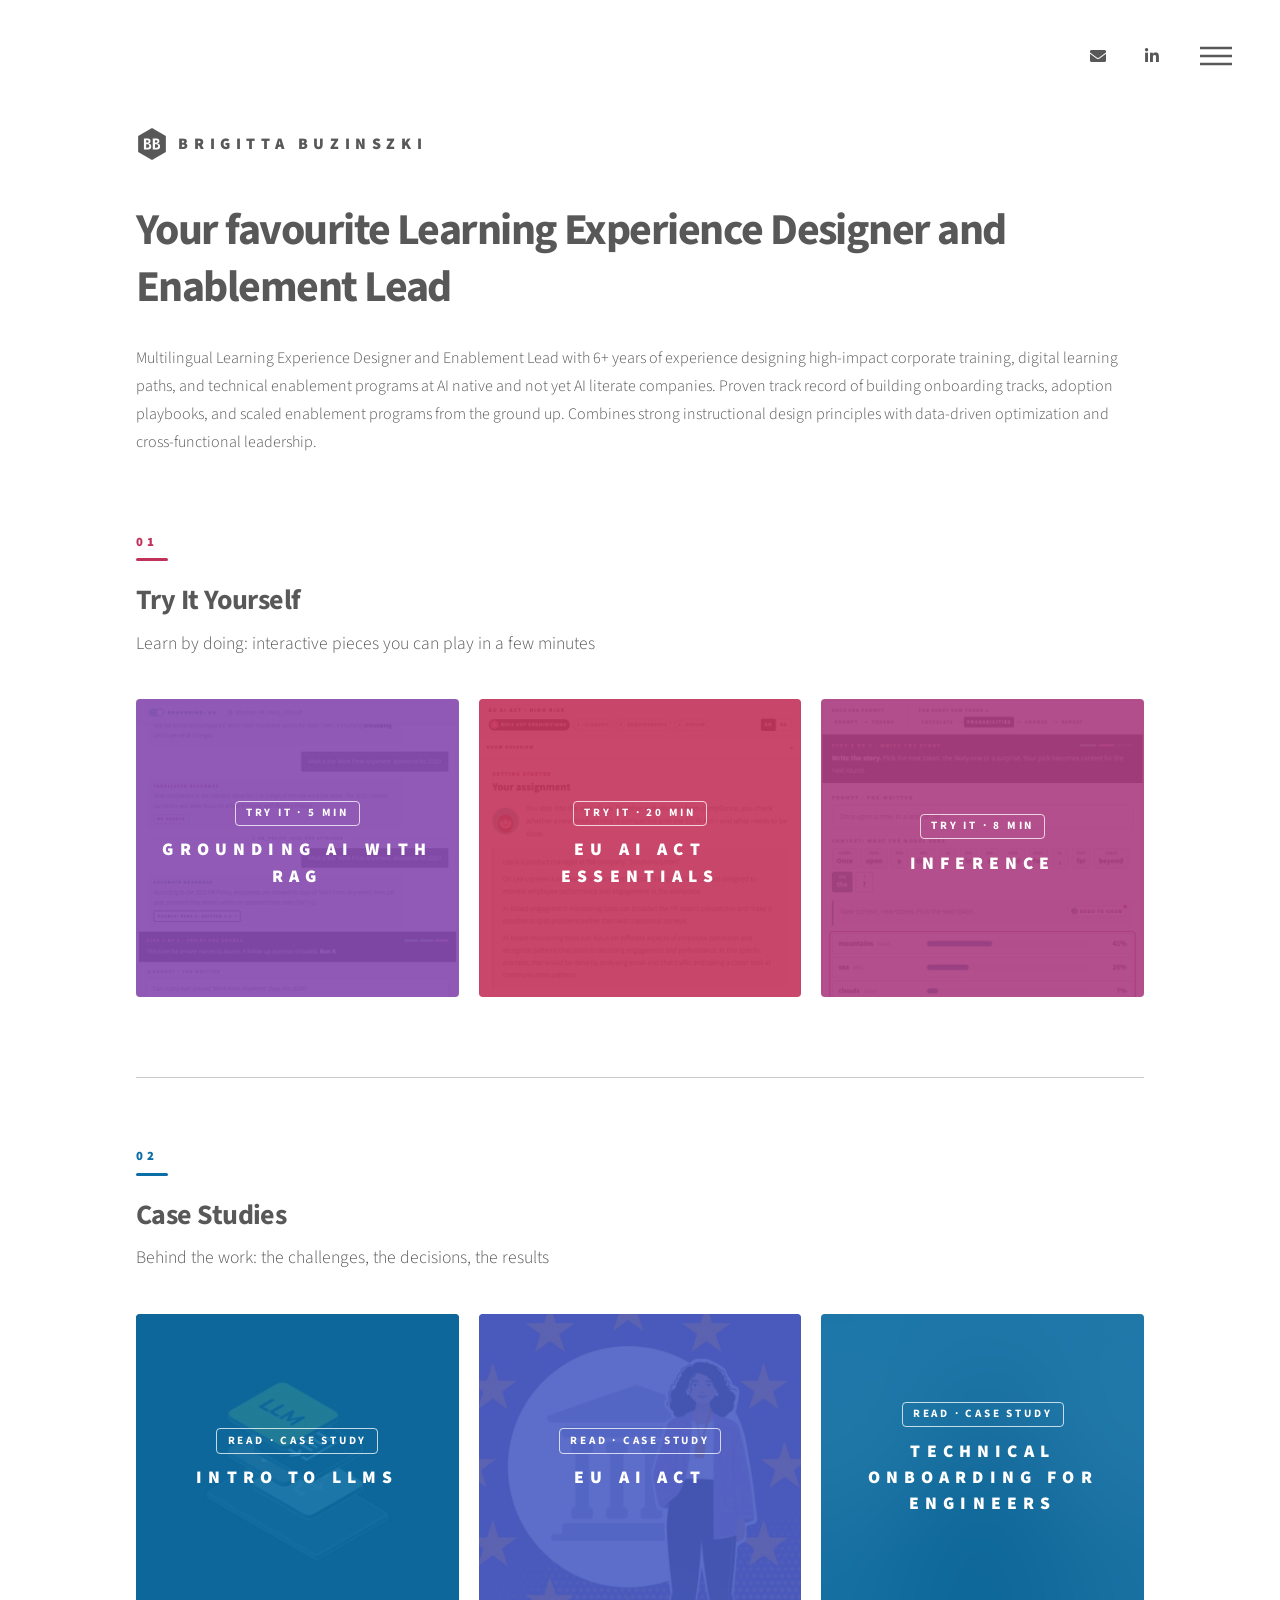
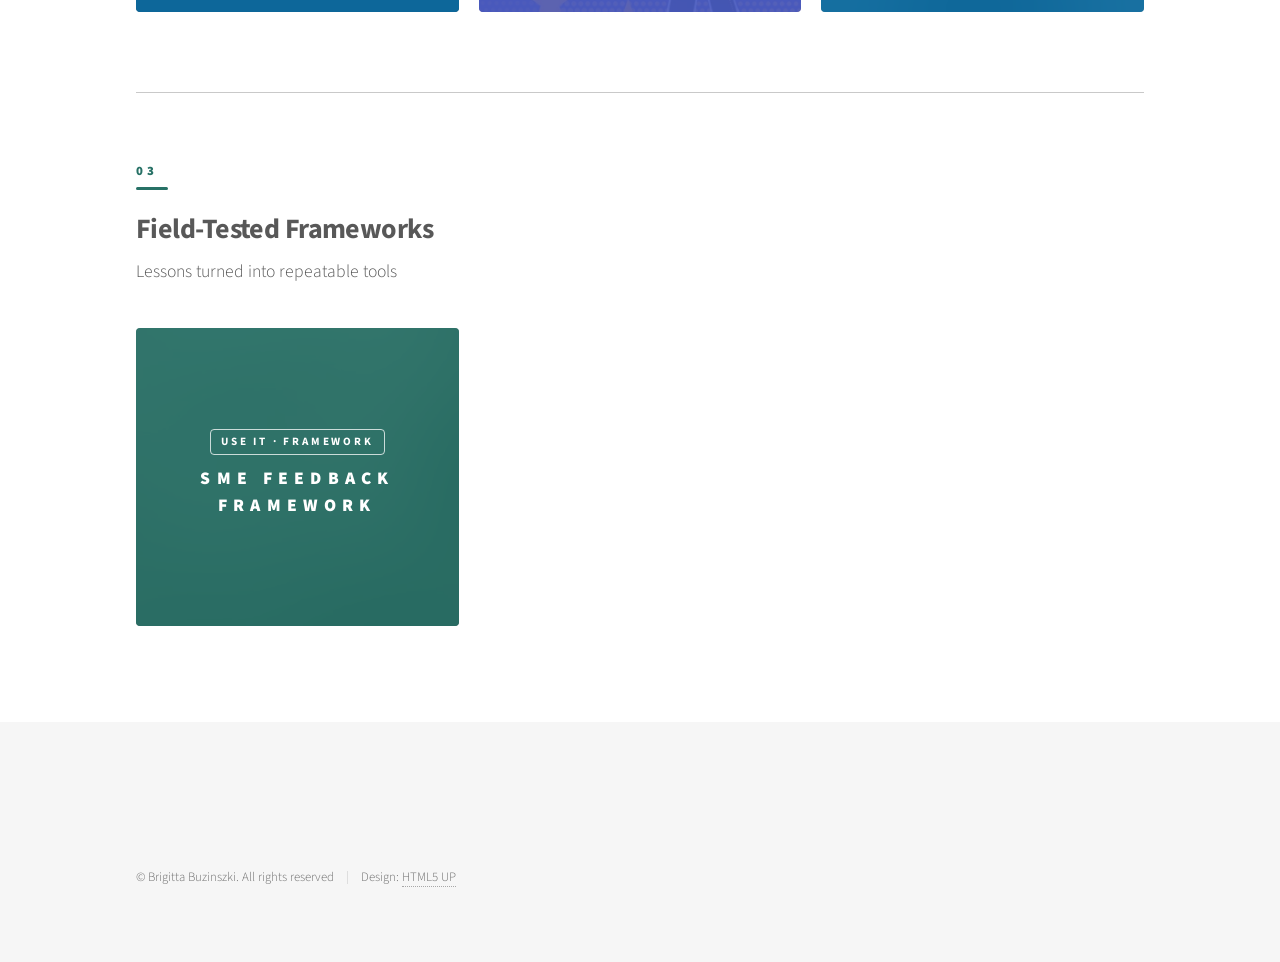
<file: index.html>
<!DOCTYPE HTML>
<!--
	Phantom by HTML5 UP
	html5up.net | @ajlkn
	Free for personal and commercial use under the CCA 3.0 license (html5up.net/license)
-->
<html lang="en">
	<head>
		<title>Portfolio Brigitta Buzinszki</title>
		<meta charset="utf-8" />
		<meta name="viewport" content="width=device-width, initial-scale=1" />
		<meta name="description" content="Learning Experience Designer and Enablement Lead. Try interactive AI-literacy exercises, read case studies and see the frameworks behind my work." />
		<meta property="og:type" content="website" />
		<meta property="og:site_name" content="Brigitta Buzinszki" />
		<meta property="og:title" content="Portfolio Brigitta Buzinszki" />
		<meta property="og:description" content="Learning Experience Designer and Enablement Lead. Try interactive AI-literacy exercises, read case studies and see the frameworks behind my work." />
		<meta property="og:url" content="https://bribuzinszki.github.io/" />
		<meta property="og:image" content="https://bribuzinszki.github.io/images/og-image.png" />
		<meta property="og:image:width" content="1200" />
		<meta property="og:image:height" content="630" />
		<meta name="twitter:card" content="summary_large_image" />
		<link rel="icon" href="images/favicon-32.png" type="image/png" sizes="32x32" />
		<link rel="icon" href="images/logo.svg" type="image/svg+xml" />
		<link rel="apple-touch-icon" href="images/apple-touch-icon.png" />
		<link rel="stylesheet" href="assets/css/main.css" />
		<noscript><link rel="stylesheet" href="assets/css/noscript.css" /></noscript>
	</head>
	<body class="is-preload">
		<!-- Wrapper -->
			<div id="wrapper">

				<!-- Header -->
					<header id="header">
						<div class="inner">

							<!-- Logo -->
								<a href="index.html" class="logo">
									<span class="symbol"><img src="images/logo.svg" alt="" /></span><span class="title">Brigitta Buzinszki</span>
								</a>

							<!-- Nav -->
								<nav>
									<ul>
										<li><a href="#menu">Menu</a></li>
									</ul>
								</nav>

							<!-- Contact (scrolls with the page, unlike the fixed Menu button) -->
								<ul class="contact-icons">
									<li><a href="#" class="icon solid fa-envelope" aria-label="Email"><span class="label">Email</span></a></li>
									<li><a href="#" class="icon brands fa-linkedin-in" aria-label="LinkedIn"><span class="label">LinkedIn</span></a></li>
								</ul>

						</div>
					</header>

				<!-- Menu -->
					<nav id="menu">
						<h2>Menu</h2>
						<ul>
							<li><a href="index.html">Home</a></li>
							<li>
								<a href="index.html#try-it">Try It Yourself</a>
								<ul>
									<li><a href="rag-exercise.html">Grounding AI with RAG</a></li>
									<li><a href="eu-ai-act-high-risk.html">EU AI Act Essentials</a></li>
									<li><a href="inference-exercise.html">Inference</a></li>
								</ul>
							</li>
							<li>
								<a href="index.html#case-studies">Case Studies</a>
								<ul>
									<li><a href="case-intro-to-llms.html">Intro to LLMs</a></li>
									<li><a href="case-eu-ai-act.html">EU AI Act</a></li>
									<li><a href="case-technical-onboarding.html">Technical Onboarding for Engineers</a></li>
								</ul>
							</li>
							<li>
								<a href="index.html#frameworks">Field-Tested Frameworks</a>
								<ul>
									<li><a href="framework-sme-feedback.html">SME Feedback Framework</a></li>
								</ul>
							</li>
						</ul>
					</nav>

				<!-- Main -->
					<div id="main" role="main">
						<div class="inner">
							<header>
								<h1>Your favourite Learning Experience Designer and Enablement Lead</h1>		
								<p>Multilingual Learning Experience Designer and Enablement Lead with 6+ years of experience designing high-impact
corporate training, digital learning paths, and technical enablement programs at AI native and not yet AI literate companies. 
									Proven track record of building onboarding tracks, adoption playbooks, and scaled enablement programs from the ground up. 
									Combines strong instructional design principles with data-driven optimization and cross-functional leadership.</p>
							</header>
							<!-- Try It Yourself -->
							<section id="try-it" class="portfolio-section">
								<header class="section-header">
									<span class="section-number">01</span>
									<h2 class="section-title">Try It Yourself</h2>
									<p class="section-subtitle">Learn by doing: interactive pieces you can play in a few minutes</p>
								</header>
								<div class="tiles">
									<article class="style5">
										<span class="image">
											<img src="images/tile-rag.jpg" alt="" />
										</span>
										<a href="rag-exercise.html">
											<span class="tile-label">Try it &middot; 5 min</span>
											<h3>Grounding AI with RAG</h3>
											<div class="content">
												<p>Interactive exercise: see how an AI chatbot's answer changes with RAG, and learn to check its sources.</p>
											</div>
										</a>
									</article>
									<article class="style1">
										<span class="image">
											<img src="images/tile-eu-ai-act.jpg" alt="" />
										</span>
										<a href="eu-ai-act-high-risk.html">
											<span class="tile-label">Try it &middot; 20 min</span>
											<h3>EU AI Act Essentials</h3>
											<div class="content">
												<p>Branching scenario: decide whether an AI system counts as high-risk under the EU AI Act.</p>
											</div>
										</a>
									</article>
									<article class="style4">
										<span class="image">
											<img src="images/tile-inference.jpg" alt="" />
										</span>
										<a href="inference-exercise.html">
											<span class="tile-label">Try it &middot; 8 min</span>
											<h3>Inference</h3>
											<div class="content">
												<p>Interactive exercise: predict, pick and sample tokens like an LLM, and see why a fluent answer can still be false.</p>
											</div>
										</a>
									</article>
									<!-- Spare box (Try It Yourself): fill in, then remove this comment wrapper
									<article class="style1">
										<span class="image">
											<img src="images/pic13.jpg" alt="" />
										</span>
										<a href="generic.html">
											<span class="tile-label">Try it &middot; X min</span>
											<h3>Title</h3>
											<div class="content">
												<p>Short description shown on hover.</p>
											</div>
										</a>
									</article>
									-->
								</div>
							</section>
							<!-- Case Studies -->
							<section id="case-studies" class="portfolio-section">
								<header class="section-header">
									<span class="section-number">02</span>
									<h2 class="section-title">Case Studies</h2>
									<p class="section-subtitle">Behind the work: the challenges, the decisions, the results</p>
								</header>
								<div class="tiles">
									<article class="style2">
										<span class="image">
											<img src="images/tile-case-intro-to-llms.jpg" alt="" />
										</span>
										<a href="case-intro-to-llms.html">
											<span class="tile-label">Read &middot; case study</span>
											<h3>Intro to LLMs</h3>
											<div class="content">
												<p>Built for company-internal enablement based on Art. 4 of the EU AI Act.</p>
											</div>
										</a>
									</article>
									<article class="style6">
										<span class="image">
											<img src="images/tile-case-eu-ai-act.jpg" alt="" />
										</span>
										<a href="case-eu-ai-act.html">
											<span class="tile-label">Read &middot; case study</span>
											<h3>EU AI Act</h3>
											<div class="content">
												<p>How the EU AI Act MOOC for the German non-profit KI-Campus came to be.</p>
											</div>
										</a>
									</article>
									<article class="style2">
										<span class="image">
											<img src="images/pic04.jpg" alt="" />
										</span>
										<a href="case-technical-onboarding.html">
											<span class="tile-label">Read &middot; case study</span>
											<h3>Technical Onboarding for Engineers</h3>
											<div class="content">
												<p>Case study of how the Academy cut down time to productivity by 66%.</p>
											</div>
										</a>
									</article>
									<!-- Spare box (Case Studies): fill in, then remove this comment wrapper
									<article class="style6">
										<span class="image">
											<img src="images/pic14.jpg" alt="" />
										</span>
										<a href="generic.html">
											<span class="tile-label">Read &middot; case study</span>
											<h3>Title</h3>
											<div class="content">
												<p>Short description shown on hover.</p>
											</div>
										</a>
									</article>
									-->
								</div>
							</section>
							<!-- Field-Tested Frameworks -->
							<section id="frameworks" class="portfolio-section">
								<header class="section-header">
									<span class="section-number">03</span>
									<h2 class="section-title">Field-Tested Frameworks</h2>
									<p class="section-subtitle">Lessons turned into repeatable tools</p>
								</header>
								<div class="tiles">
									<article class="style3">
										<span class="image">
											<img src="images/pic07.jpg" alt="" />
										</span>
										<a href="framework-sme-feedback.html">
											<span class="tile-label">Use it &middot; framework</span>
											<h3>SME Feedback Framework</h3>
											<div class="content">
												<p>How I make sure subject-matter experts give feedback I can act on.</p>
											</div>
										</a>
									</article>
									<!-- Spare box (Field-Tested Frameworks): fill in, then remove this comment wrapper
									<article class="style3">
										<span class="image">
											<img src="images/pic15.jpg" alt="" />
										</span>
										<a href="generic.html">
											<span class="tile-label">Use it &middot; framework</span>
											<h3>Title</h3>
											<div class="content">
												<p>Short description shown on hover.</p>
											</div>
										</a>
									</article>
									-->
									<!-- Spare box (Field-Tested Frameworks): fill in, then remove this comment wrapper
									<article class="style3">
										<span class="image">
											<img src="images/pic08.jpg" alt="" />
										</span>
										<a href="generic.html">
											<span class="tile-label">Use it &middot; framework</span>
											<h3>Title</h3>
											<div class="content">
												<p>Short description shown on hover.</p>
											</div>
										</a>
									</article>
									-->
								</div>
							</section>
							<!-- Hidden for now: tiles not on the landing page (Master the Prompt 101 and placeholders)
								<article class="style3">
									<span class="image">
										<img src="images/pic03.jpg" alt="" />
									</span>
									<a href="generic.html">
										<h3>Master the Prompt 101</h3>
										<div class="content">
											<p>Micro-courses built for a German Federal Agency.</p>
										</div>
									</a>
								</article>
								<article class="style6">
									<span class="image">
										<img src="images/pic06.jpg" alt="" />
									</span>
									<a href="generic.html">
										<h3>Veroeros</h3>
										<div class="content">
											<p>Sed nisl arcu euismod sit amet nisi lorem etiam dolor veroeros et feugiat.</p>
										</div>
									</a>
								</article>
								<article class="style2">
									<span class="image">
										<img src="images/pic07.jpg" alt="" />
									</span>
									<a href="generic.html">
										<h3>Ipsum</h3>
										<div class="content">
											<p>Sed nisl arcu euismod sit amet nisi lorem etiam dolor veroeros et feugiat.</p>
										</div>
									</a>
								</article>
								<article class="style3">
									<span class="image">
										<img src="images/pic08.jpg" alt="" />
									</span>
									<a href="generic.html">
										<h3>Dolor</h3>
										<div class="content">
											<p>Sed nisl arcu euismod sit amet nisi lorem etiam dolor veroeros et feugiat.</p>
										</div>
									</a>
								</article>
								<article class="style1">
									<span class="image">
										<img src="images/pic09.jpg" alt="" />
									</span>
									<a href="generic.html">
										<h3>Nullam</h3>
										<div class="content">
											<p>Sed nisl arcu euismod sit amet nisi lorem etiam dolor veroeros et feugiat.</p>
										</div>
									</a>
								</article>
								<article class="style5">
									<span class="image">
										<img src="images/pic10.jpg" alt="" />
									</span>
									<a href="generic.html">
										<h3>Ultricies</h3>
										<div class="content">
											<p>Sed nisl arcu euismod sit amet nisi lorem etiam dolor veroeros et feugiat.</p>
										</div>
									</a>
								</article>
								<article class="style6">
									<span class="image">
										<img src="images/pic11.jpg" alt="" />
									</span>
									<a href="generic.html">
										<h3>Dictum</h3>
										<div class="content">
											<p>Sed nisl arcu euismod sit amet nisi lorem etiam dolor veroeros et feugiat.</p>
										</div>
									</a>
								</article>
								<article class="style4">
									<span class="image">
										<img src="images/pic12.jpg" alt="" />
									</span>
									<a href="generic.html">
										<h3>Pretium</h3>
										<div class="content">
											<p>Sed nisl arcu euismod sit amet nisi lorem etiam dolor veroeros et feugiat.</p>
										</div>
									</a>
								</article>
								-->
						</div>
					</div>

				<!-- Footer -->
					<footer id="footer">
						<div class="inner">
							<!-- Hidden for now: contact form and social links (contact icons are in the top bar)
							<section>
								<h2>Get in touch</h2>
								<form method="post" action="#">
									<div class="fields">
										<div class="field half">
											<input type="text" name="name" id="name" placeholder="Name" />
										</div>
										<div class="field half">
											<input type="email" name="email" id="email" placeholder="Email" />
										</div>
										<div class="field">
											<textarea name="message" id="message" placeholder="Message"></textarea>
										</div>
									</div>
									<ul class="actions">
										<li><input type="submit" value="Send" class="primary" /></li>
									</ul>
								</form>
							</section>
							<section>
								<h2>Follow</h2>
								<ul class="icons">
									<li><a href="#" class="icon brands style2 fa-twitter"><span class="label">Twitter</span></a></li>
									<li><a href="#" class="icon brands style2 fa-facebook-f"><span class="label">Facebook</span></a></li>
									<li><a href="#" class="icon brands style2 fa-instagram"><span class="label">Instagram</span></a></li>
									<li><a href="#" class="icon brands style2 fa-dribbble"><span class="label">Dribbble</span></a></li>
									<li><a href="#" class="icon brands style2 fa-github"><span class="label">GitHub</span></a></li>
									<li><a href="#" class="icon brands style2 fa-500px"><span class="label">500px</span></a></li>
									<li><a href="#" class="icon solid style2 fa-phone"><span class="label">Phone</span></a></li>
									<li><a href="#" class="icon solid style2 fa-envelope"><span class="label">Email</span></a></li>
								</ul>
							</section>
							-->
							<ul class="copyright">
								<li>&copy; Brigitta Buzinszki. All rights reserved</li><li>Design: <a href="http://html5up.net">HTML5 UP</a></li>
							</ul>
						</div>
					</footer>

			</div>

		<!-- Scripts -->
			<script src="assets/js/jquery.min.js"></script>
			<script src="assets/js/browser.min.js"></script>
			<script src="assets/js/breakpoints.min.js"></script>
			<script src="assets/js/util.js"></script>
			<script src="assets/js/main.js"></script>

	</body>
</html>
</file>
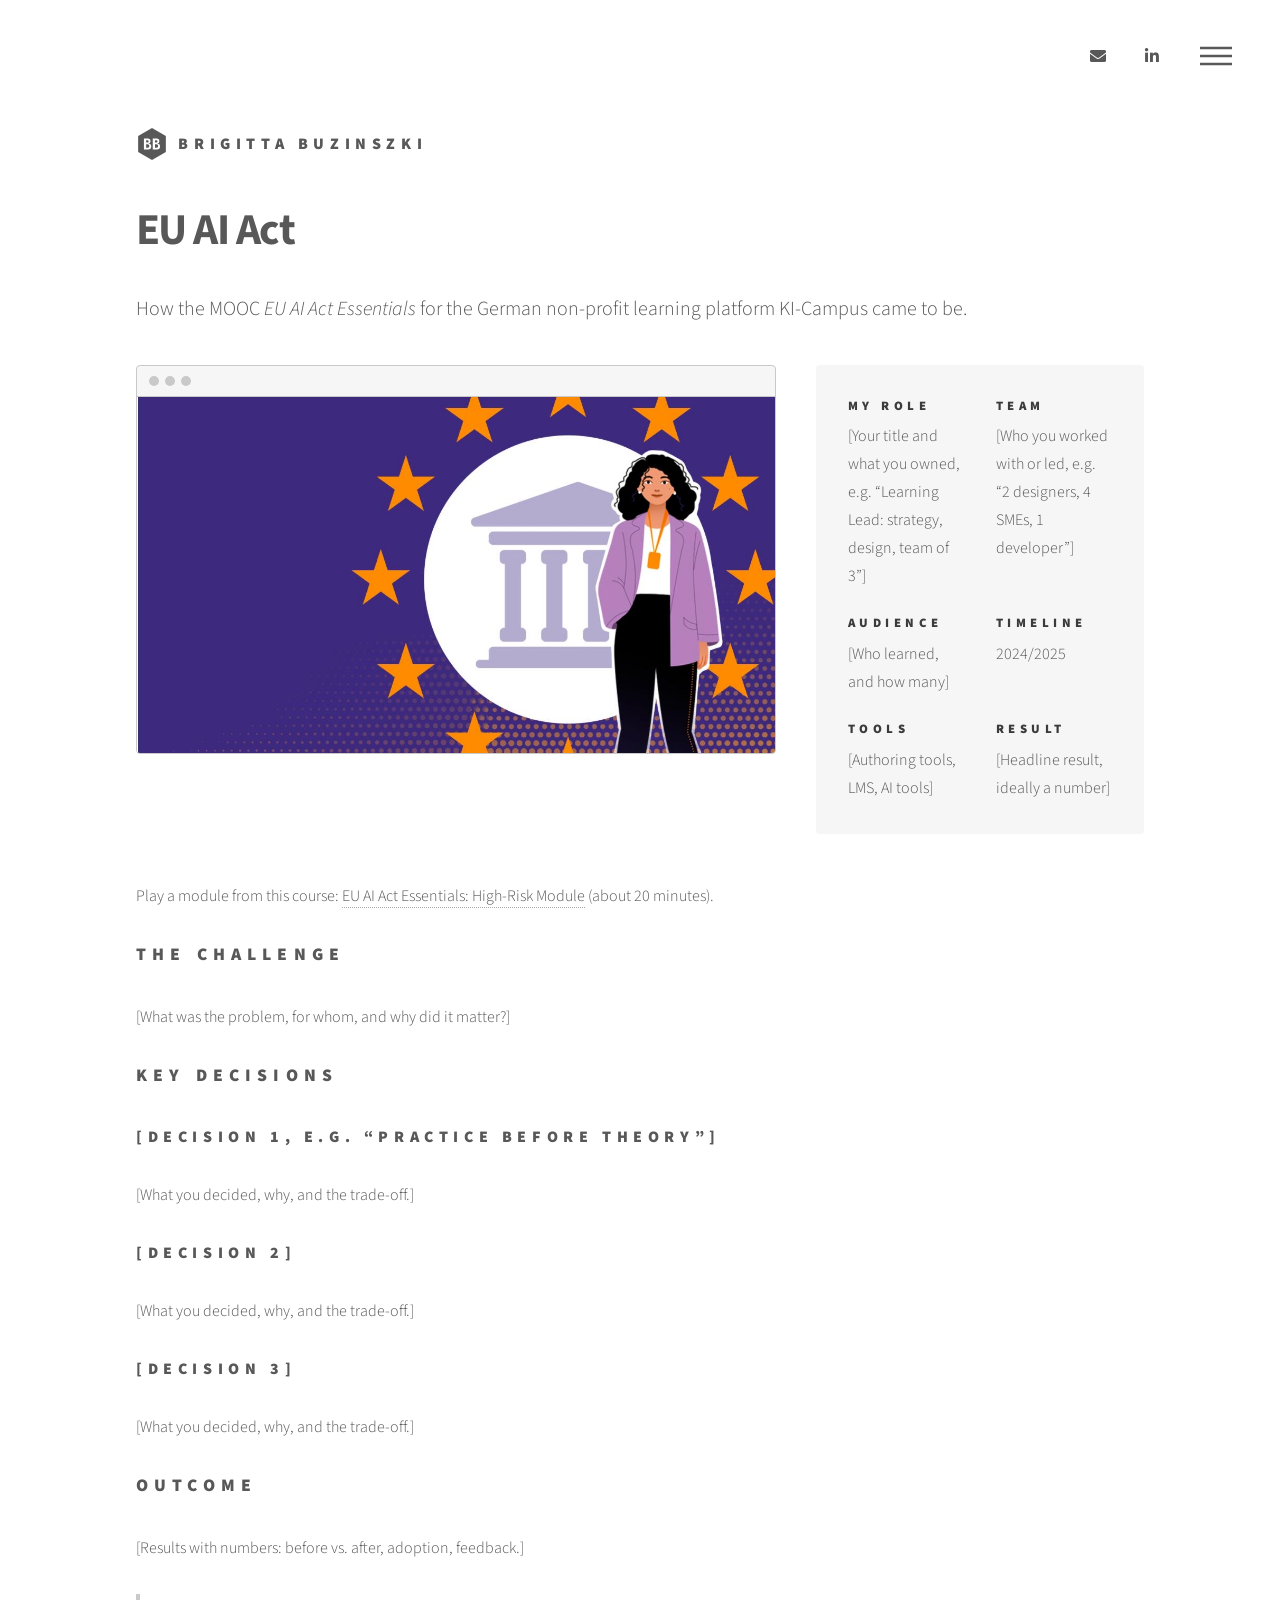
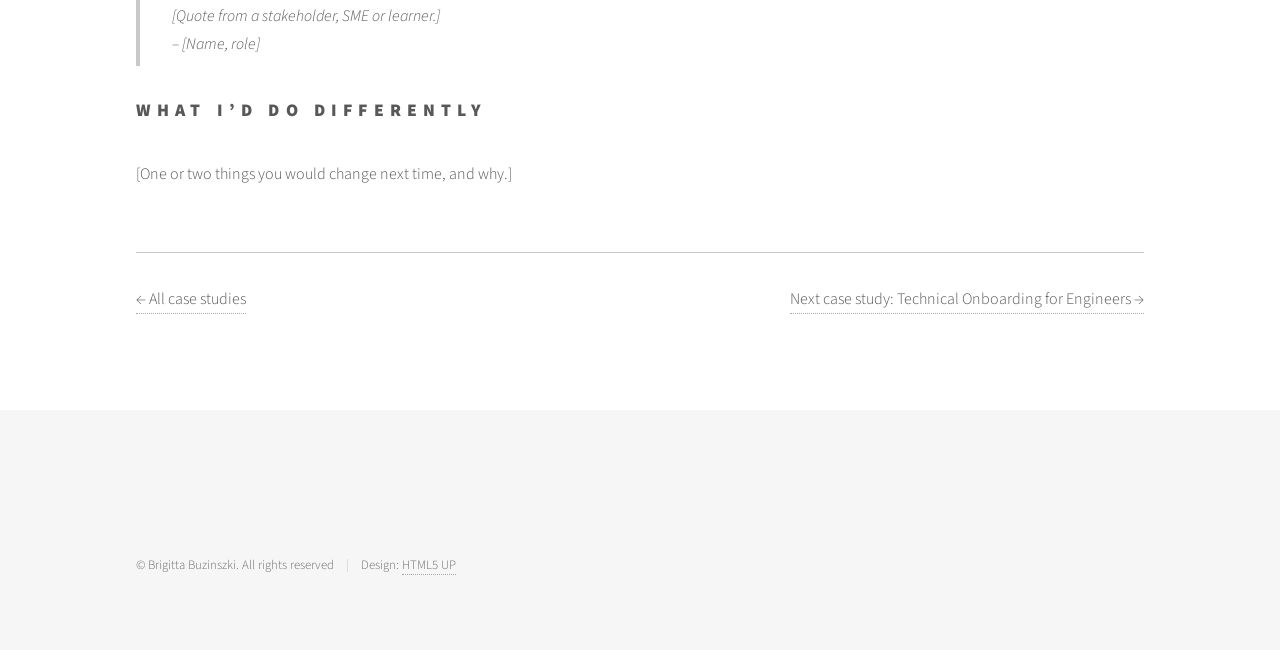
<file: case-eu-ai-act.html>
<!DOCTYPE HTML>
<!--
	Phantom by HTML5 UP
	html5up.net | @ajlkn
	Free for personal and commercial use under the CCA 3.0 license (html5up.net/license)
-->
<html lang="en">
	<head>
		<title>Case Study: EU AI Act · Brigitta Buzinszki</title>
		<meta charset="utf-8" />
		<meta name="viewport" content="width=device-width, initial-scale=1" />
		<meta name="description" content="Case study: how the EU AI Act Essentials MOOC for the German non-profit learning platform KI-Campus came to be." />
		<meta property="og:type" content="website" />
		<meta property="og:site_name" content="Brigitta Buzinszki" />
		<meta property="og:title" content="Case Study: EU AI Act · Brigitta Buzinszki" />
		<meta property="og:description" content="Case study: how the EU AI Act Essentials MOOC for the German non-profit learning platform KI-Campus came to be." />
		<meta property="og:url" content="https://bribuzinszki.github.io/case-eu-ai-act.html" />
		<meta property="og:image" content="https://bribuzinszki.github.io/images/og-image.png" />
		<meta property="og:image:width" content="1200" />
		<meta property="og:image:height" content="630" />
		<meta name="twitter:card" content="summary_large_image" />
		<link rel="icon" href="images/favicon-32.png" type="image/png" sizes="32x32" />
		<link rel="icon" href="images/logo.svg" type="image/svg+xml" />
		<link rel="apple-touch-icon" href="images/apple-touch-icon.png" />
		<link rel="stylesheet" href="assets/css/main.css" />
		<noscript><link rel="stylesheet" href="assets/css/noscript.css" /></noscript>
	</head>
	<body class="is-preload">
		<!-- Wrapper -->
			<div id="wrapper">

				<!-- Header -->
					<header id="header">
						<div class="inner">

							<!-- Logo -->
								<a href="index.html" class="logo">
									<span class="symbol"><img src="images/logo.svg" alt="" /></span><span class="title">Brigitta Buzinszki</span>
								</a>

							<!-- Nav -->
								<nav>
									<ul>
										<li><a href="#menu">Menu</a></li>
									</ul>
								</nav>

							<!-- Contact (scrolls with the page, unlike the fixed Menu button) -->
								<ul class="contact-icons">
									<li><a href="#" class="icon solid fa-envelope" aria-label="Email"><span class="label">Email</span></a></li>
									<li><a href="#" class="icon brands fa-linkedin-in" aria-label="LinkedIn"><span class="label">LinkedIn</span></a></li>
								</ul>

						</div>
					</header>

				<!-- Menu -->
					<nav id="menu">
						<h2>Menu</h2>
						<ul>
							<li><a href="index.html">Home</a></li>
							<li>
								<a href="index.html#try-it">Try It Yourself</a>
								<ul>
									<li><a href="rag-exercise.html">Grounding AI with RAG</a></li>
									<li><a href="eu-ai-act-high-risk.html">EU AI Act Essentials</a></li>
									<li><a href="inference-exercise.html">Inference</a></li>
								</ul>
							</li>
							<li>
								<a href="index.html#case-studies">Case Studies</a>
								<ul>
									<li><a href="case-intro-to-llms.html">Intro to LLMs</a></li>
									<li><a href="case-eu-ai-act.html">EU AI Act</a></li>
									<li><a href="case-technical-onboarding.html">Technical Onboarding for Engineers</a></li>
								</ul>
							</li>
							<li>
								<a href="index.html#frameworks">Field-Tested Frameworks</a>
								<ul>
									<li><a href="framework-sme-feedback.html">SME Feedback Framework</a></li>
								</ul>
							</li>
						</ul>
					</nav>

				<!-- Main -->
					<div id="main" role="main">
						<div class="inner">
							<!-- CASE STUDY. Replace every [bracketed prompt] with your text. Search for "[" to find the ones left. -->
							<h1>EU AI Act</h1>
							<p class="cs-lead">How the MOOC <em>EU AI Act Essentials</em> for the German non-profit learning platform KI-Campus came to be.</p>

							<!-- OVERVIEW: course screenshot (in a browser frame) next to the fact box. The screenshot is shown at most 640px wide, so use one at least 1280px wide to stay sharp. Describe it in alt="". -->
							<div class="cs-overview">
								<figure class="cs-shot">
									<div class="cs-shot-bar" aria-hidden="true"><span></span><span></span><span></span></div>
									<img src="images/hero-eu-ai-act.jpg" alt="Course illustration: a woman in a lilac blazer in front of the EU stars and a government building" />
								</figure>

								<!-- AT A GLANCE: recruiters read this box first. Keep each answer to a few words. -->
								<dl class="cs-facts">
									<div>
										<dt>My role</dt>
										<dd>[Your title and what you owned, e.g. “Learning Lead: strategy, design, team of 3”]</dd>
									</div>
									<div>
										<dt>Team</dt>
										<dd>[Who you worked with or led, e.g. “2 designers, 4 SMEs, 1 developer”]</dd>
									</div>
									<div>
										<dt>Audience</dt>
										<dd>[Who learned, and how many]</dd>
									</div>
									<div>
										<dt>Timeline</dt>
										<dd>2024/2025</dd>
									</div>
									<div>
										<dt>Tools</dt>
										<dd>[Authoring tools, LMS, AI tools]</dd>
									</div>
									<div>
										<dt>Result</dt>
										<dd>[Headline result, ideally a number]</dd>
									</div>
								</dl>
							</div>

							<p>Play a module from this course: <a href="eu-ai-act-high-risk.html">EU AI Act Essentials: High-Risk Module</a> (about 20 minutes).</p>

							<!-- THE CHALLENGE: 2–4 sentences. Who struggled with what, what it cost the business, and your constraints (time, budget, SMEs, tools). -->
							<h2>The challenge</h2>
							<p>[What was the problem, for whom, and why did it matter?]</p>

							<!-- KEY DECISIONS: the heart of the case study and where seniority shows. For each decision: what you decided, why, and what you gave up. -->
							<h2>Key decisions</h2>
							<h3>[Decision 1, e.g. “Practice before theory”]</h3>
							<p>[What you decided, why, and the trade-off.]</p>
							<h3>[Decision 2]</h3>
							<p>[What you decided, why, and the trade-off.]</p>
							<h3>[Decision 3]</h3>
							<p>[What you decided, why, and the trade-off.]</p>

							<!-- OUTCOME: numbers first (before and after), then a quote from a stakeholder, SME or learner. Delete the quote if you have none. -->
							<h2>Outcome</h2>
							<p>[Results with numbers: before vs. after, adoption, feedback.]</p>
							<blockquote>[Quote from a stakeholder, SME or learner.]<br />– [Name, role]</blockquote>

							<!-- WHAT I'D DO DIFFERENTLY: 2–3 sentences. An honest reflection reads as senior, not as a weakness. -->
							<h2>What I’d do differently</h2>
							<p>[One or two things you would change next time, and why.]</p>

							<nav class="cs-pager" aria-label="Case studies">
								<a href="index.html#case-studies">← All case studies</a>
								<a href="case-technical-onboarding.html">Next case study: Technical Onboarding for Engineers →</a>
							</nav>
						</div>
					</div>

				<!-- Footer -->
					<footer id="footer">
						<div class="inner">
							<!-- Hidden for now: contact form and social links (contact icons are in the top bar)
							<section>
								<h2>Get in touch</h2>
								<form method="post" action="#">
									<div class="fields">
										<div class="field half">
											<input type="text" name="name" id="name" placeholder="Name" />
										</div>
										<div class="field half">
											<input type="email" name="email" id="email" placeholder="Email" />
										</div>
										<div class="field">
											<textarea name="message" id="message" placeholder="Message"></textarea>
										</div>
									</div>
									<ul class="actions">
										<li><input type="submit" value="Send" class="primary" /></li>
									</ul>
								</form>
							</section>
							<section>
								<h2>Follow</h2>
								<ul class="icons">
									<li><a href="#" class="icon brands style2 fa-twitter"><span class="label">Twitter</span></a></li>
									<li><a href="#" class="icon brands style2 fa-facebook-f"><span class="label">Facebook</span></a></li>
									<li><a href="#" class="icon brands style2 fa-instagram"><span class="label">Instagram</span></a></li>
									<li><a href="#" class="icon brands style2 fa-dribbble"><span class="label">Dribbble</span></a></li>
									<li><a href="#" class="icon brands style2 fa-github"><span class="label">GitHub</span></a></li>
									<li><a href="#" class="icon brands style2 fa-500px"><span class="label">500px</span></a></li>
									<li><a href="#" class="icon solid style2 fa-phone"><span class="label">Phone</span></a></li>
									<li><a href="#" class="icon solid style2 fa-envelope"><span class="label">Email</span></a></li>
								</ul>
							</section>
							-->
							<ul class="copyright">
								<li>&copy; Brigitta Buzinszki. All rights reserved</li><li>Design: <a href="http://html5up.net">HTML5 UP</a></li>
							</ul>
						</div>
					</footer>

			</div>

		<!-- Scripts -->
			<script src="assets/js/jquery.min.js"></script>
			<script src="assets/js/browser.min.js"></script>
			<script src="assets/js/breakpoints.min.js"></script>
			<script src="assets/js/util.js"></script>
			<script src="assets/js/main.js"></script>

	</body>
</html>
</file>
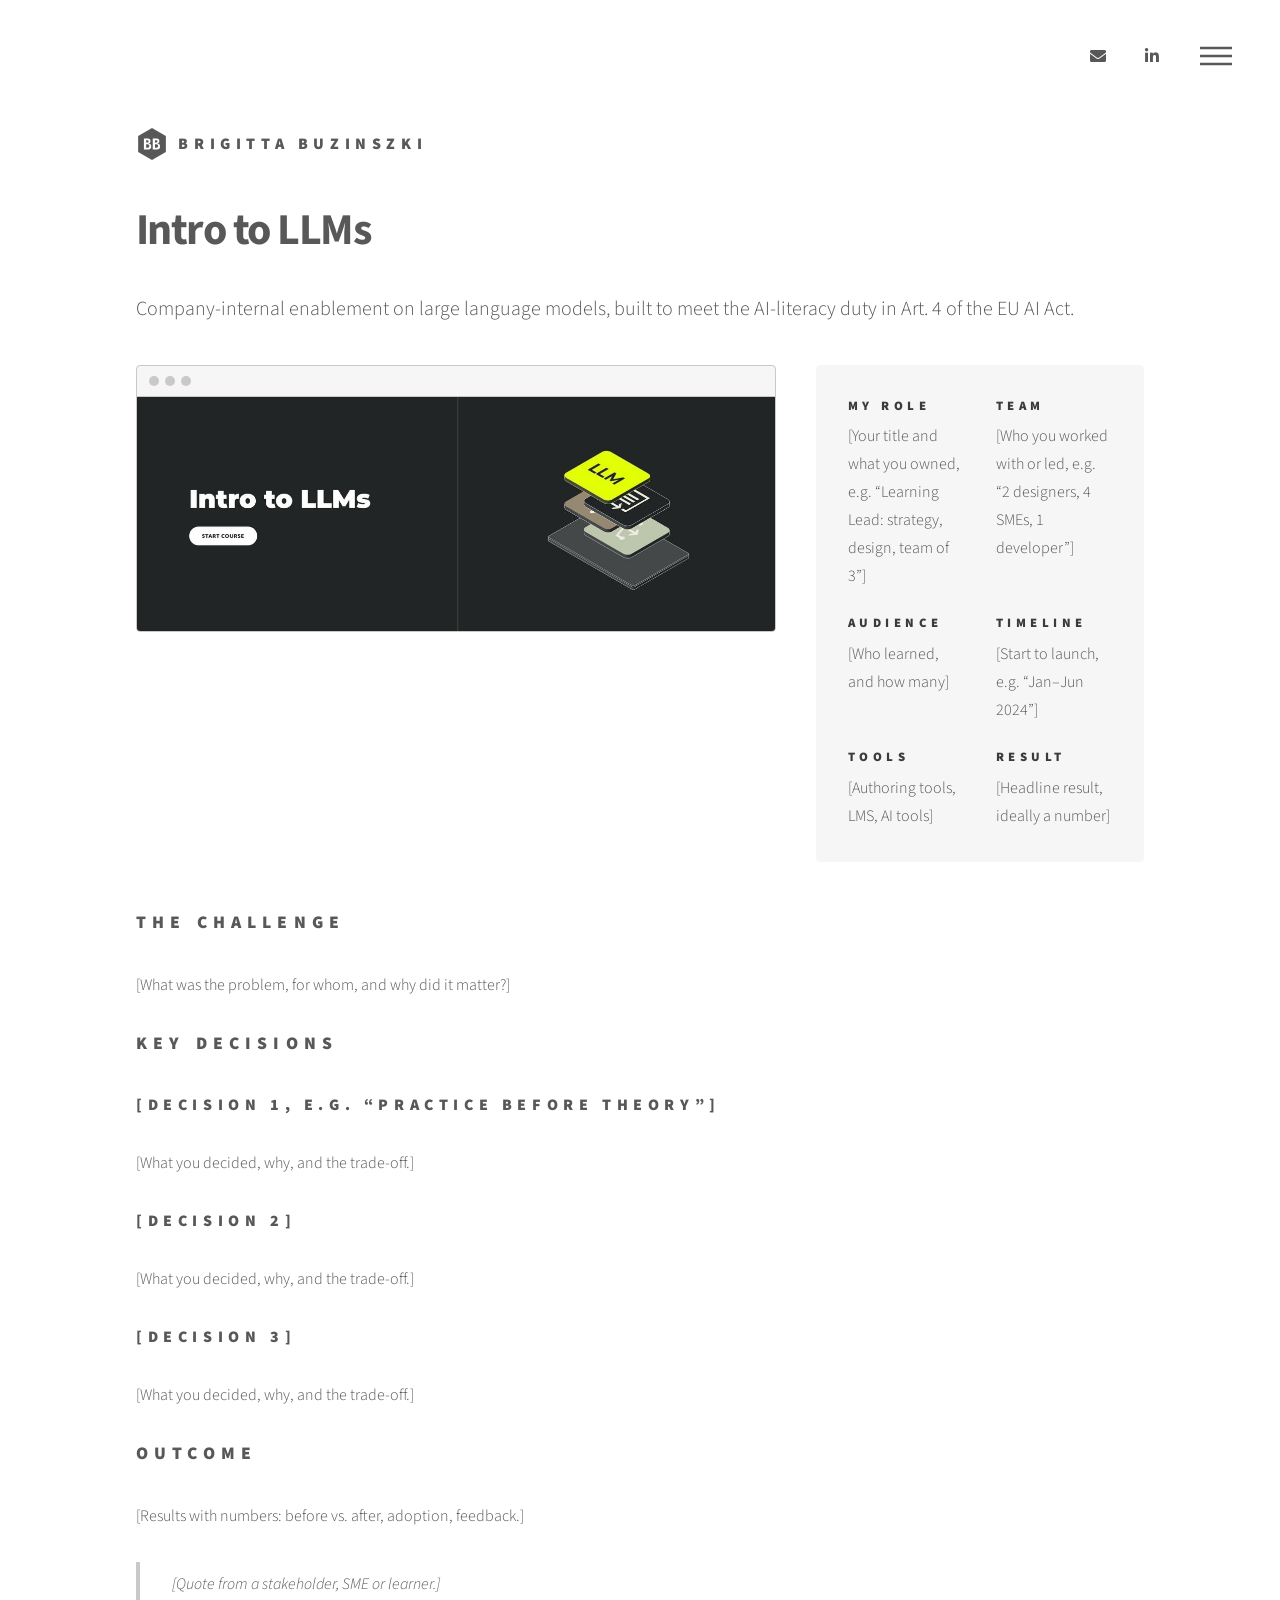
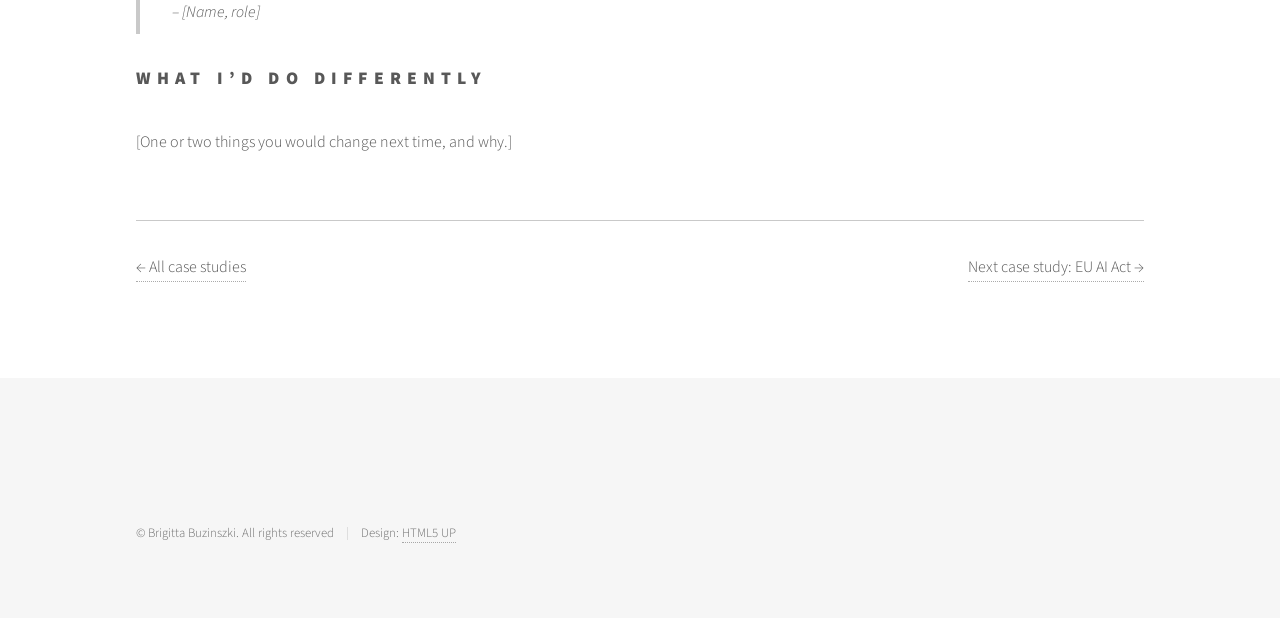
<file: case-intro-to-llms.html>
<!DOCTYPE HTML>
<!--
	Phantom by HTML5 UP
	html5up.net | @ajlkn
	Free for personal and commercial use under the CCA 3.0 license (html5up.net/license)
-->
<html lang="en">
	<head>
		<title>Case Study: Intro to LLMs · Brigitta Buzinszki</title>
		<meta charset="utf-8" />
		<meta name="viewport" content="width=device-width, initial-scale=1" />
		<meta name="description" content="Case study: an Intro to LLMs course for company-internal enablement, built to meet the AI-literacy duty in Art. 4 of the EU AI Act." />
		<meta property="og:type" content="website" />
		<meta property="og:site_name" content="Brigitta Buzinszki" />
		<meta property="og:title" content="Case Study: Intro to LLMs · Brigitta Buzinszki" />
		<meta property="og:description" content="Case study: an Intro to LLMs course for company-internal enablement, built to meet the AI-literacy duty in Art. 4 of the EU AI Act." />
		<meta property="og:url" content="https://bribuzinszki.github.io/case-intro-to-llms.html" />
		<meta property="og:image" content="https://bribuzinszki.github.io/images/og-image.png" />
		<meta property="og:image:width" content="1200" />
		<meta property="og:image:height" content="630" />
		<meta name="twitter:card" content="summary_large_image" />
		<link rel="icon" href="images/favicon-32.png" type="image/png" sizes="32x32" />
		<link rel="icon" href="images/logo.svg" type="image/svg+xml" />
		<link rel="apple-touch-icon" href="images/apple-touch-icon.png" />
		<link rel="stylesheet" href="assets/css/main.css" />
		<noscript><link rel="stylesheet" href="assets/css/noscript.css" /></noscript>
	</head>
	<body class="is-preload">
		<!-- Wrapper -->
			<div id="wrapper">

				<!-- Header -->
					<header id="header">
						<div class="inner">

							<!-- Logo -->
								<a href="index.html" class="logo">
									<span class="symbol"><img src="images/logo.svg" alt="" /></span><span class="title">Brigitta Buzinszki</span>
								</a>

							<!-- Nav -->
								<nav>
									<ul>
										<li><a href="#menu">Menu</a></li>
									</ul>
								</nav>

							<!-- Contact (scrolls with the page, unlike the fixed Menu button) -->
								<ul class="contact-icons">
									<li><a href="#" class="icon solid fa-envelope" aria-label="Email"><span class="label">Email</span></a></li>
									<li><a href="#" class="icon brands fa-linkedin-in" aria-label="LinkedIn"><span class="label">LinkedIn</span></a></li>
								</ul>

						</div>
					</header>

				<!-- Menu -->
					<nav id="menu">
						<h2>Menu</h2>
						<ul>
							<li><a href="index.html">Home</a></li>
							<li>
								<a href="index.html#try-it">Try It Yourself</a>
								<ul>
									<li><a href="rag-exercise.html">Grounding AI with RAG</a></li>
									<li><a href="eu-ai-act-high-risk.html">EU AI Act Essentials</a></li>
									<li><a href="inference-exercise.html">Inference</a></li>
								</ul>
							</li>
							<li>
								<a href="index.html#case-studies">Case Studies</a>
								<ul>
									<li><a href="case-intro-to-llms.html">Intro to LLMs</a></li>
									<li><a href="case-eu-ai-act.html">EU AI Act</a></li>
									<li><a href="case-technical-onboarding.html">Technical Onboarding for Engineers</a></li>
								</ul>
							</li>
							<li>
								<a href="index.html#frameworks">Field-Tested Frameworks</a>
								<ul>
									<li><a href="framework-sme-feedback.html">SME Feedback Framework</a></li>
								</ul>
							</li>
						</ul>
					</nav>

				<!-- Main -->
					<div id="main" role="main">
						<div class="inner">
							<!-- CASE STUDY. Replace every [bracketed prompt] with your text. Search for "[" to find the ones left. -->
							<h1>Intro to LLMs</h1>
							<p class="cs-lead">Company-internal enablement on large language models, built to meet the AI-literacy duty in Art. 4 of the EU AI Act.</p>

							<!-- OVERVIEW: course screenshot (in a browser frame) next to the fact box. The screenshot is shown at most 640px wide, so use one at least 1280px wide to stay sharp. Describe it in alt="". -->
							<div class="cs-overview">
								<figure class="cs-shot">
									<div class="cs-shot-bar" aria-hidden="true"><span></span><span></span><span></span></div>
									<img src="images/hero-intro-to-llms.jpg" alt="Title screen of the Intro to LLMs course, with an illustration of stacked layers labelled LLM" />
								</figure>

								<!-- AT A GLANCE: recruiters read this box first. Keep each answer to a few words. -->
								<dl class="cs-facts">
									<div>
										<dt>My role</dt>
										<dd>[Your title and what you owned, e.g. “Learning Lead: strategy, design, team of 3”]</dd>
									</div>
									<div>
										<dt>Team</dt>
										<dd>[Who you worked with or led, e.g. “2 designers, 4 SMEs, 1 developer”]</dd>
									</div>
									<div>
										<dt>Audience</dt>
										<dd>[Who learned, and how many]</dd>
									</div>
									<div>
										<dt>Timeline</dt>
										<dd>[Start to launch, e.g. “Jan–Jun 2024”]</dd>
									</div>
									<div>
										<dt>Tools</dt>
										<dd>[Authoring tools, LMS, AI tools]</dd>
									</div>
									<div>
										<dt>Result</dt>
										<dd>[Headline result, ideally a number]</dd>
									</div>
								</dl>
							</div>

							<!-- THE CHALLENGE: 2–4 sentences. Who struggled with what, what it cost the business, and your constraints (time, budget, SMEs, tools). -->
							<h2>The challenge</h2>
							<p>[What was the problem, for whom, and why did it matter?]</p>

							<!-- KEY DECISIONS: the heart of the case study and where seniority shows. For each decision: what you decided, why, and what you gave up. -->
							<h2>Key decisions</h2>
							<h3>[Decision 1, e.g. “Practice before theory”]</h3>
							<p>[What you decided, why, and the trade-off.]</p>
							<h3>[Decision 2]</h3>
							<p>[What you decided, why, and the trade-off.]</p>
							<h3>[Decision 3]</h3>
							<p>[What you decided, why, and the trade-off.]</p>

							<!-- OUTCOME: numbers first (before and after), then a quote from a stakeholder, SME or learner. Delete the quote if you have none. -->
							<h2>Outcome</h2>
							<p>[Results with numbers: before vs. after, adoption, feedback.]</p>
							<blockquote>[Quote from a stakeholder, SME or learner.]<br />– [Name, role]</blockquote>

							<!-- WHAT I'D DO DIFFERENTLY: 2–3 sentences. An honest reflection reads as senior, not as a weakness. -->
							<h2>What I’d do differently</h2>
							<p>[One or two things you would change next time, and why.]</p>

							<nav class="cs-pager" aria-label="Case studies">
								<a href="index.html#case-studies">← All case studies</a>
								<a href="case-eu-ai-act.html">Next case study: EU AI Act →</a>
							</nav>
						</div>
					</div>

				<!-- Footer -->
					<footer id="footer">
						<div class="inner">
							<!-- Hidden for now: contact form and social links (contact icons are in the top bar)
							<section>
								<h2>Get in touch</h2>
								<form method="post" action="#">
									<div class="fields">
										<div class="field half">
											<input type="text" name="name" id="name" placeholder="Name" />
										</div>
										<div class="field half">
											<input type="email" name="email" id="email" placeholder="Email" />
										</div>
										<div class="field">
											<textarea name="message" id="message" placeholder="Message"></textarea>
										</div>
									</div>
									<ul class="actions">
										<li><input type="submit" value="Send" class="primary" /></li>
									</ul>
								</form>
							</section>
							<section>
								<h2>Follow</h2>
								<ul class="icons">
									<li><a href="#" class="icon brands style2 fa-twitter"><span class="label">Twitter</span></a></li>
									<li><a href="#" class="icon brands style2 fa-facebook-f"><span class="label">Facebook</span></a></li>
									<li><a href="#" class="icon brands style2 fa-instagram"><span class="label">Instagram</span></a></li>
									<li><a href="#" class="icon brands style2 fa-dribbble"><span class="label">Dribbble</span></a></li>
									<li><a href="#" class="icon brands style2 fa-github"><span class="label">GitHub</span></a></li>
									<li><a href="#" class="icon brands style2 fa-500px"><span class="label">500px</span></a></li>
									<li><a href="#" class="icon solid style2 fa-phone"><span class="label">Phone</span></a></li>
									<li><a href="#" class="icon solid style2 fa-envelope"><span class="label">Email</span></a></li>
								</ul>
							</section>
							-->
							<ul class="copyright">
								<li>&copy; Brigitta Buzinszki. All rights reserved</li><li>Design: <a href="http://html5up.net">HTML5 UP</a></li>
							</ul>
						</div>
					</footer>

			</div>

		<!-- Scripts -->
			<script src="assets/js/jquery.min.js"></script>
			<script src="assets/js/browser.min.js"></script>
			<script src="assets/js/breakpoints.min.js"></script>
			<script src="assets/js/util.js"></script>
			<script src="assets/js/main.js"></script>

	</body>
</html>
</file>
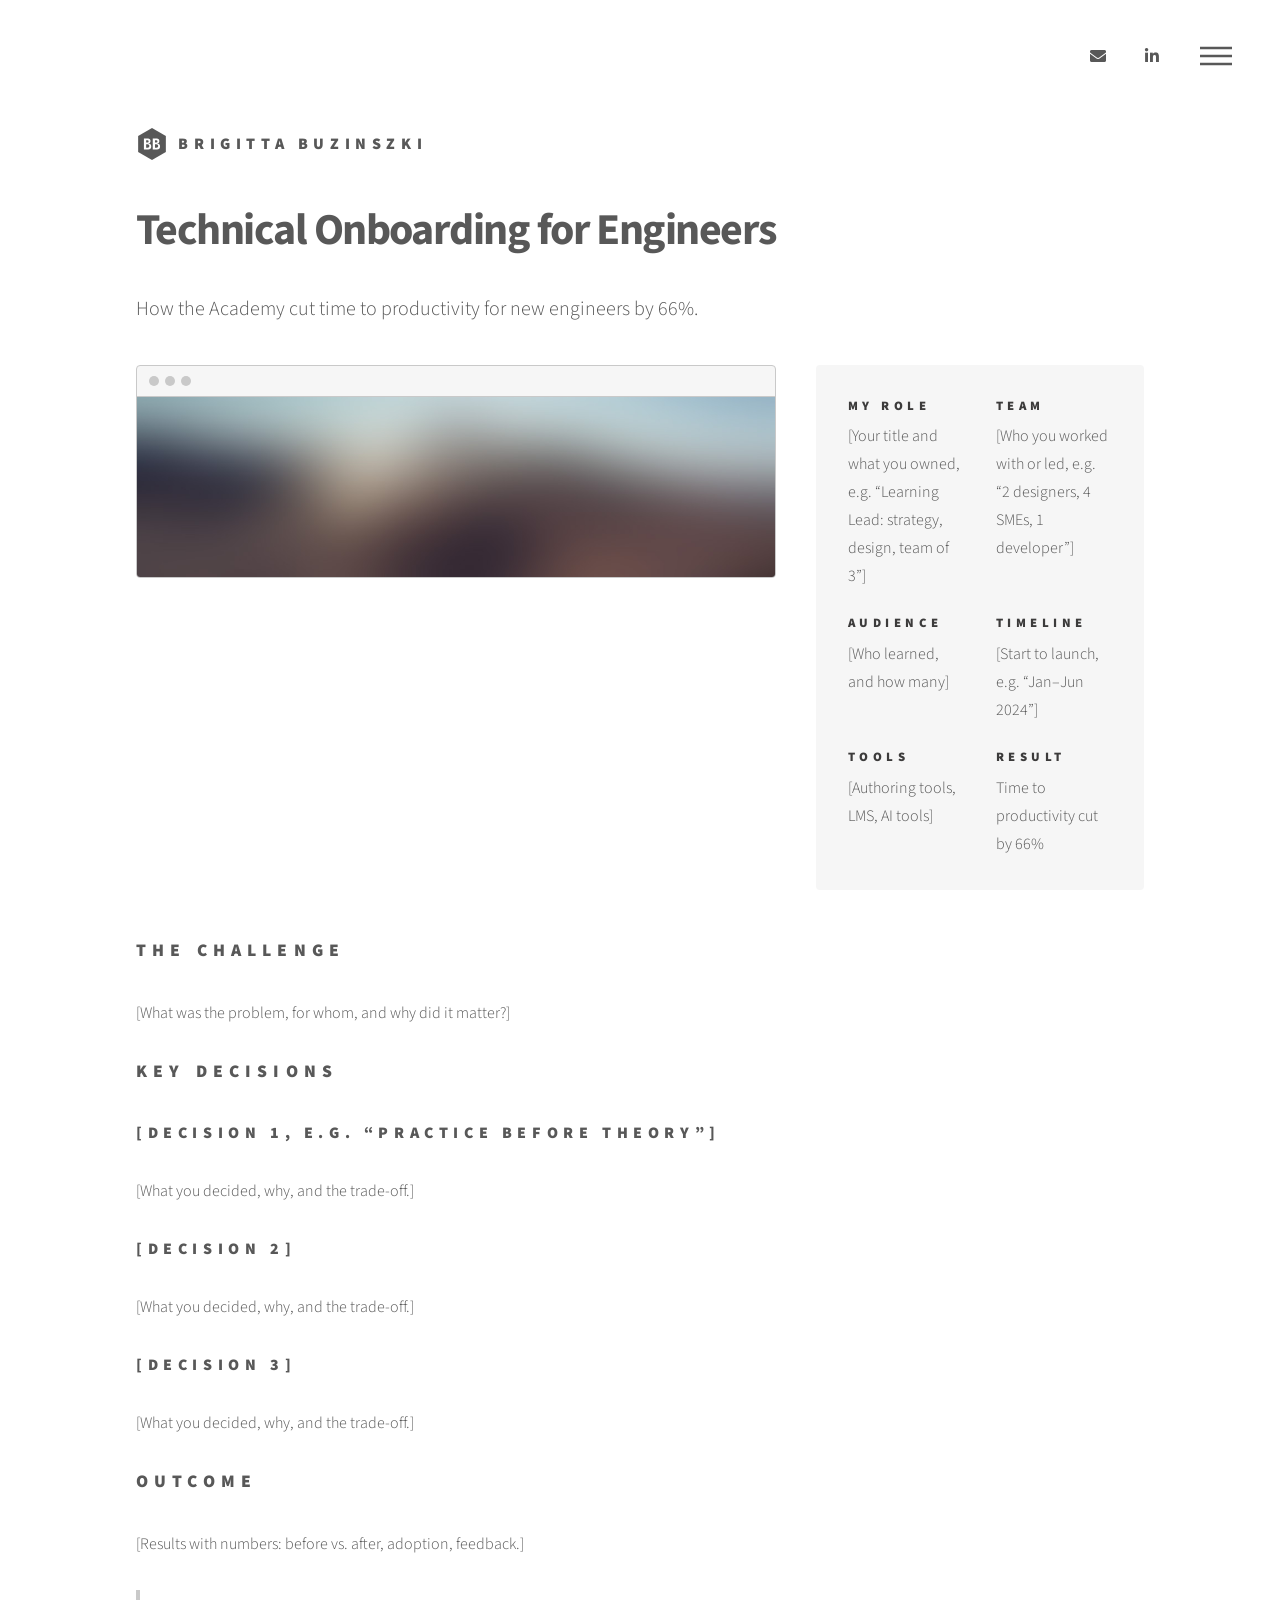
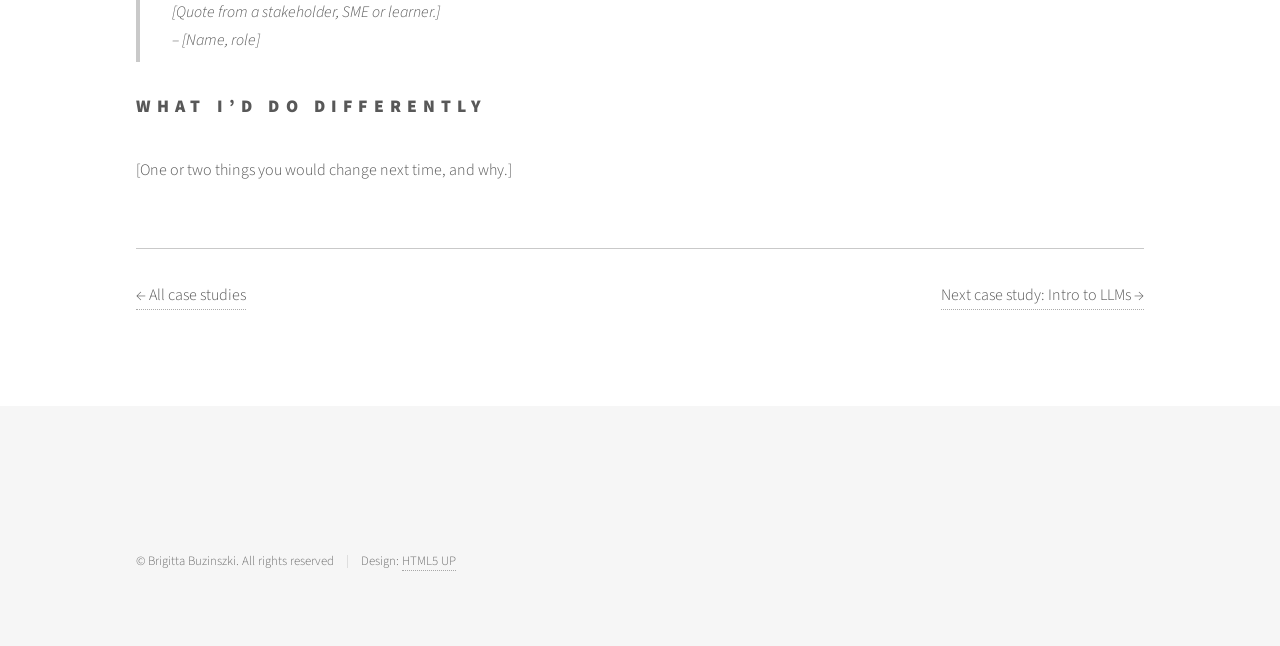
<file: case-technical-onboarding.html>
<!DOCTYPE HTML>
<!--
	Phantom by HTML5 UP
	html5up.net | @ajlkn
	Free for personal and commercial use under the CCA 3.0 license (html5up.net/license)
-->
<html lang="en">
	<head>
		<title>Case Study: Technical Onboarding for Engineers · Brigitta Buzinszki</title>
		<meta charset="utf-8" />
		<meta name="viewport" content="width=device-width, initial-scale=1" />
		<meta name="description" content="Case study: how the Academy cut time to productivity for engineers by 66%." />
		<meta property="og:type" content="website" />
		<meta property="og:site_name" content="Brigitta Buzinszki" />
		<meta property="og:title" content="Case Study: Technical Onboarding for Engineers · Brigitta Buzinszki" />
		<meta property="og:description" content="Case study: how the Academy cut time to productivity for engineers by 66%." />
		<meta property="og:url" content="https://bribuzinszki.github.io/case-technical-onboarding.html" />
		<meta property="og:image" content="https://bribuzinszki.github.io/images/og-image.png" />
		<meta property="og:image:width" content="1200" />
		<meta property="og:image:height" content="630" />
		<meta name="twitter:card" content="summary_large_image" />
		<link rel="icon" href="images/favicon-32.png" type="image/png" sizes="32x32" />
		<link rel="icon" href="images/logo.svg" type="image/svg+xml" />
		<link rel="apple-touch-icon" href="images/apple-touch-icon.png" />
		<link rel="stylesheet" href="assets/css/main.css" />
		<noscript><link rel="stylesheet" href="assets/css/noscript.css" /></noscript>
	</head>
	<body class="is-preload">
		<!-- Wrapper -->
			<div id="wrapper">

				<!-- Header -->
					<header id="header">
						<div class="inner">

							<!-- Logo -->
								<a href="index.html" class="logo">
									<span class="symbol"><img src="images/logo.svg" alt="" /></span><span class="title">Brigitta Buzinszki</span>
								</a>

							<!-- Nav -->
								<nav>
									<ul>
										<li><a href="#menu">Menu</a></li>
									</ul>
								</nav>

							<!-- Contact (scrolls with the page, unlike the fixed Menu button) -->
								<ul class="contact-icons">
									<li><a href="#" class="icon solid fa-envelope" aria-label="Email"><span class="label">Email</span></a></li>
									<li><a href="#" class="icon brands fa-linkedin-in" aria-label="LinkedIn"><span class="label">LinkedIn</span></a></li>
								</ul>

						</div>
					</header>

				<!-- Menu -->
					<nav id="menu">
						<h2>Menu</h2>
						<ul>
							<li><a href="index.html">Home</a></li>
							<li>
								<a href="index.html#try-it">Try It Yourself</a>
								<ul>
									<li><a href="rag-exercise.html">Grounding AI with RAG</a></li>
									<li><a href="eu-ai-act-high-risk.html">EU AI Act Essentials</a></li>
									<li><a href="inference-exercise.html">Inference</a></li>
								</ul>
							</li>
							<li>
								<a href="index.html#case-studies">Case Studies</a>
								<ul>
									<li><a href="case-intro-to-llms.html">Intro to LLMs</a></li>
									<li><a href="case-eu-ai-act.html">EU AI Act</a></li>
									<li><a href="case-technical-onboarding.html">Technical Onboarding for Engineers</a></li>
								</ul>
							</li>
							<li>
								<a href="index.html#frameworks">Field-Tested Frameworks</a>
								<ul>
									<li><a href="framework-sme-feedback.html">SME Feedback Framework</a></li>
								</ul>
							</li>
						</ul>
					</nav>

				<!-- Main -->
					<div id="main" role="main">
						<div class="inner">
							<!-- CASE STUDY. Replace every [bracketed prompt] with your text. Search for "[" to find the ones left. -->
							<h1>Technical Onboarding for Engineers</h1>
							<p class="cs-lead">How the Academy cut time to productivity for new engineers by 66%.</p>

							<!-- OVERVIEW: course screenshot (in a browser frame) next to the fact box. Replace the stock pic13.jpg with a course screenshot. The screenshot is shown at most 640px wide, so use one at least 1280px wide to stay sharp. Describe it in alt="". -->
							<div class="cs-overview">
								<figure class="cs-shot">
									<div class="cs-shot-bar" aria-hidden="true"><span></span><span></span><span></span></div>
									<img src="images/pic13.jpg" alt="" />
								</figure>

								<!-- AT A GLANCE: recruiters read this box first. Keep each answer to a few words. -->
								<dl class="cs-facts">
									<div>
										<dt>My role</dt>
										<dd>[Your title and what you owned, e.g. “Learning Lead: strategy, design, team of 3”]</dd>
									</div>
									<div>
										<dt>Team</dt>
										<dd>[Who you worked with or led, e.g. “2 designers, 4 SMEs, 1 developer”]</dd>
									</div>
									<div>
										<dt>Audience</dt>
										<dd>[Who learned, and how many]</dd>
									</div>
									<div>
										<dt>Timeline</dt>
										<dd>[Start to launch, e.g. “Jan–Jun 2024”]</dd>
									</div>
									<div>
										<dt>Tools</dt>
										<dd>[Authoring tools, LMS, AI tools]</dd>
									</div>
									<div>
										<dt>Result</dt>
										<dd>Time to productivity cut by 66%</dd>
									</div>
								</dl>
							</div>

							<!-- THE CHALLENGE: 2–4 sentences. Who struggled with what, what it cost the business, and your constraints (time, budget, SMEs, tools). -->
							<h2>The challenge</h2>
							<p>[What was the problem, for whom, and why did it matter?]</p>

							<!-- KEY DECISIONS: the heart of the case study and where seniority shows. For each decision: what you decided, why, and what you gave up. -->
							<h2>Key decisions</h2>
							<h3>[Decision 1, e.g. “Practice before theory”]</h3>
							<p>[What you decided, why, and the trade-off.]</p>
							<h3>[Decision 2]</h3>
							<p>[What you decided, why, and the trade-off.]</p>
							<h3>[Decision 3]</h3>
							<p>[What you decided, why, and the trade-off.]</p>

							<!-- OUTCOME: numbers first (before and after), then a quote from a stakeholder, SME or learner. Delete the quote if you have none. -->
							<h2>Outcome</h2>
							<p>[Results with numbers: before vs. after, adoption, feedback.]</p>
							<blockquote>[Quote from a stakeholder, SME or learner.]<br />– [Name, role]</blockquote>

							<!-- WHAT I'D DO DIFFERENTLY: 2–3 sentences. An honest reflection reads as senior, not as a weakness. -->
							<h2>What I’d do differently</h2>
							<p>[One or two things you would change next time, and why.]</p>

							<nav class="cs-pager" aria-label="Case studies">
								<a href="index.html#case-studies">← All case studies</a>
								<a href="case-intro-to-llms.html">Next case study: Intro to LLMs →</a>
							</nav>
						</div>
					</div>

				<!-- Footer -->
					<footer id="footer">
						<div class="inner">
							<!-- Hidden for now: contact form and social links (contact icons are in the top bar)
							<section>
								<h2>Get in touch</h2>
								<form method="post" action="#">
									<div class="fields">
										<div class="field half">
											<input type="text" name="name" id="name" placeholder="Name" />
										</div>
										<div class="field half">
											<input type="email" name="email" id="email" placeholder="Email" />
										</div>
										<div class="field">
											<textarea name="message" id="message" placeholder="Message"></textarea>
										</div>
									</div>
									<ul class="actions">
										<li><input type="submit" value="Send" class="primary" /></li>
									</ul>
								</form>
							</section>
							<section>
								<h2>Follow</h2>
								<ul class="icons">
									<li><a href="#" class="icon brands style2 fa-twitter"><span class="label">Twitter</span></a></li>
									<li><a href="#" class="icon brands style2 fa-facebook-f"><span class="label">Facebook</span></a></li>
									<li><a href="#" class="icon brands style2 fa-instagram"><span class="label">Instagram</span></a></li>
									<li><a href="#" class="icon brands style2 fa-dribbble"><span class="label">Dribbble</span></a></li>
									<li><a href="#" class="icon brands style2 fa-github"><span class="label">GitHub</span></a></li>
									<li><a href="#" class="icon brands style2 fa-500px"><span class="label">500px</span></a></li>
									<li><a href="#" class="icon solid style2 fa-phone"><span class="label">Phone</span></a></li>
									<li><a href="#" class="icon solid style2 fa-envelope"><span class="label">Email</span></a></li>
								</ul>
							</section>
							-->
							<ul class="copyright">
								<li>&copy; Brigitta Buzinszki. All rights reserved</li><li>Design: <a href="http://html5up.net">HTML5 UP</a></li>
							</ul>
						</div>
					</footer>

			</div>

		<!-- Scripts -->
			<script src="assets/js/jquery.min.js"></script>
			<script src="assets/js/browser.min.js"></script>
			<script src="assets/js/breakpoints.min.js"></script>
			<script src="assets/js/util.js"></script>
			<script src="assets/js/main.js"></script>

	</body>
</html>
</file>
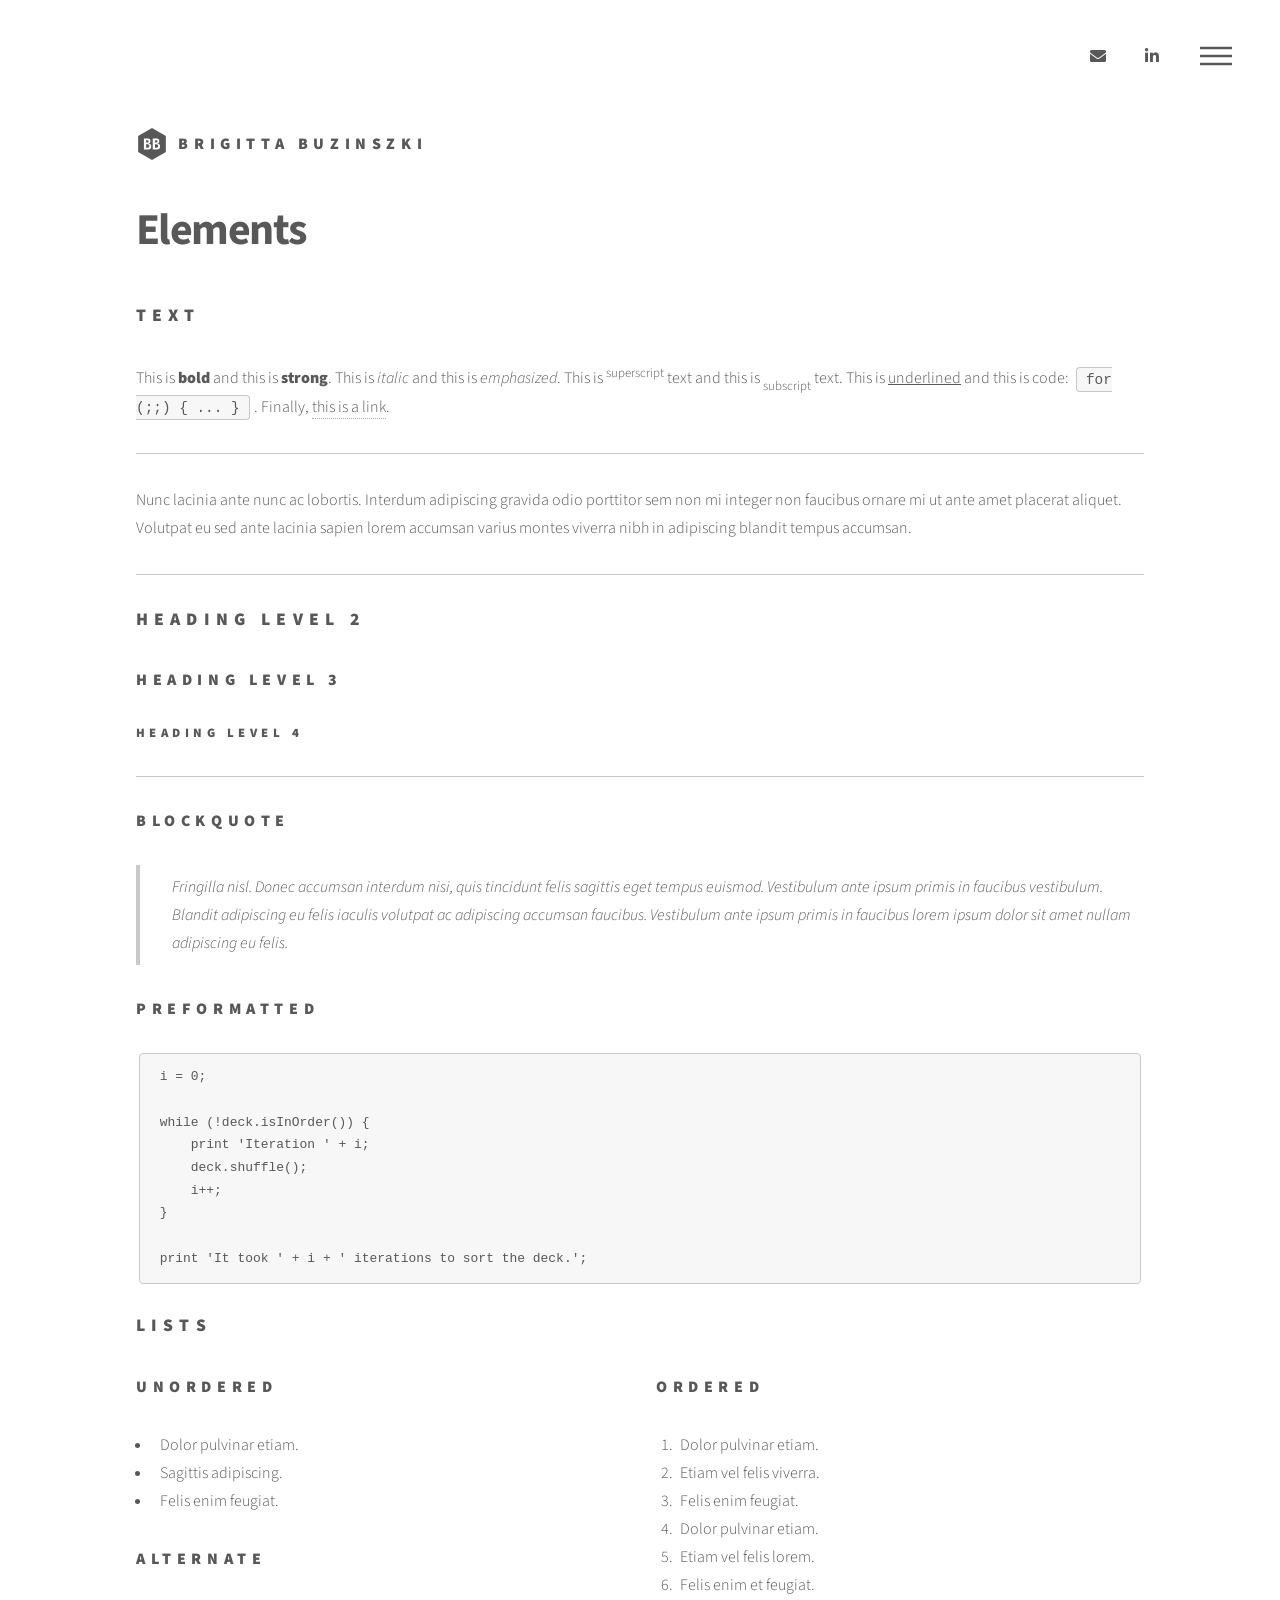
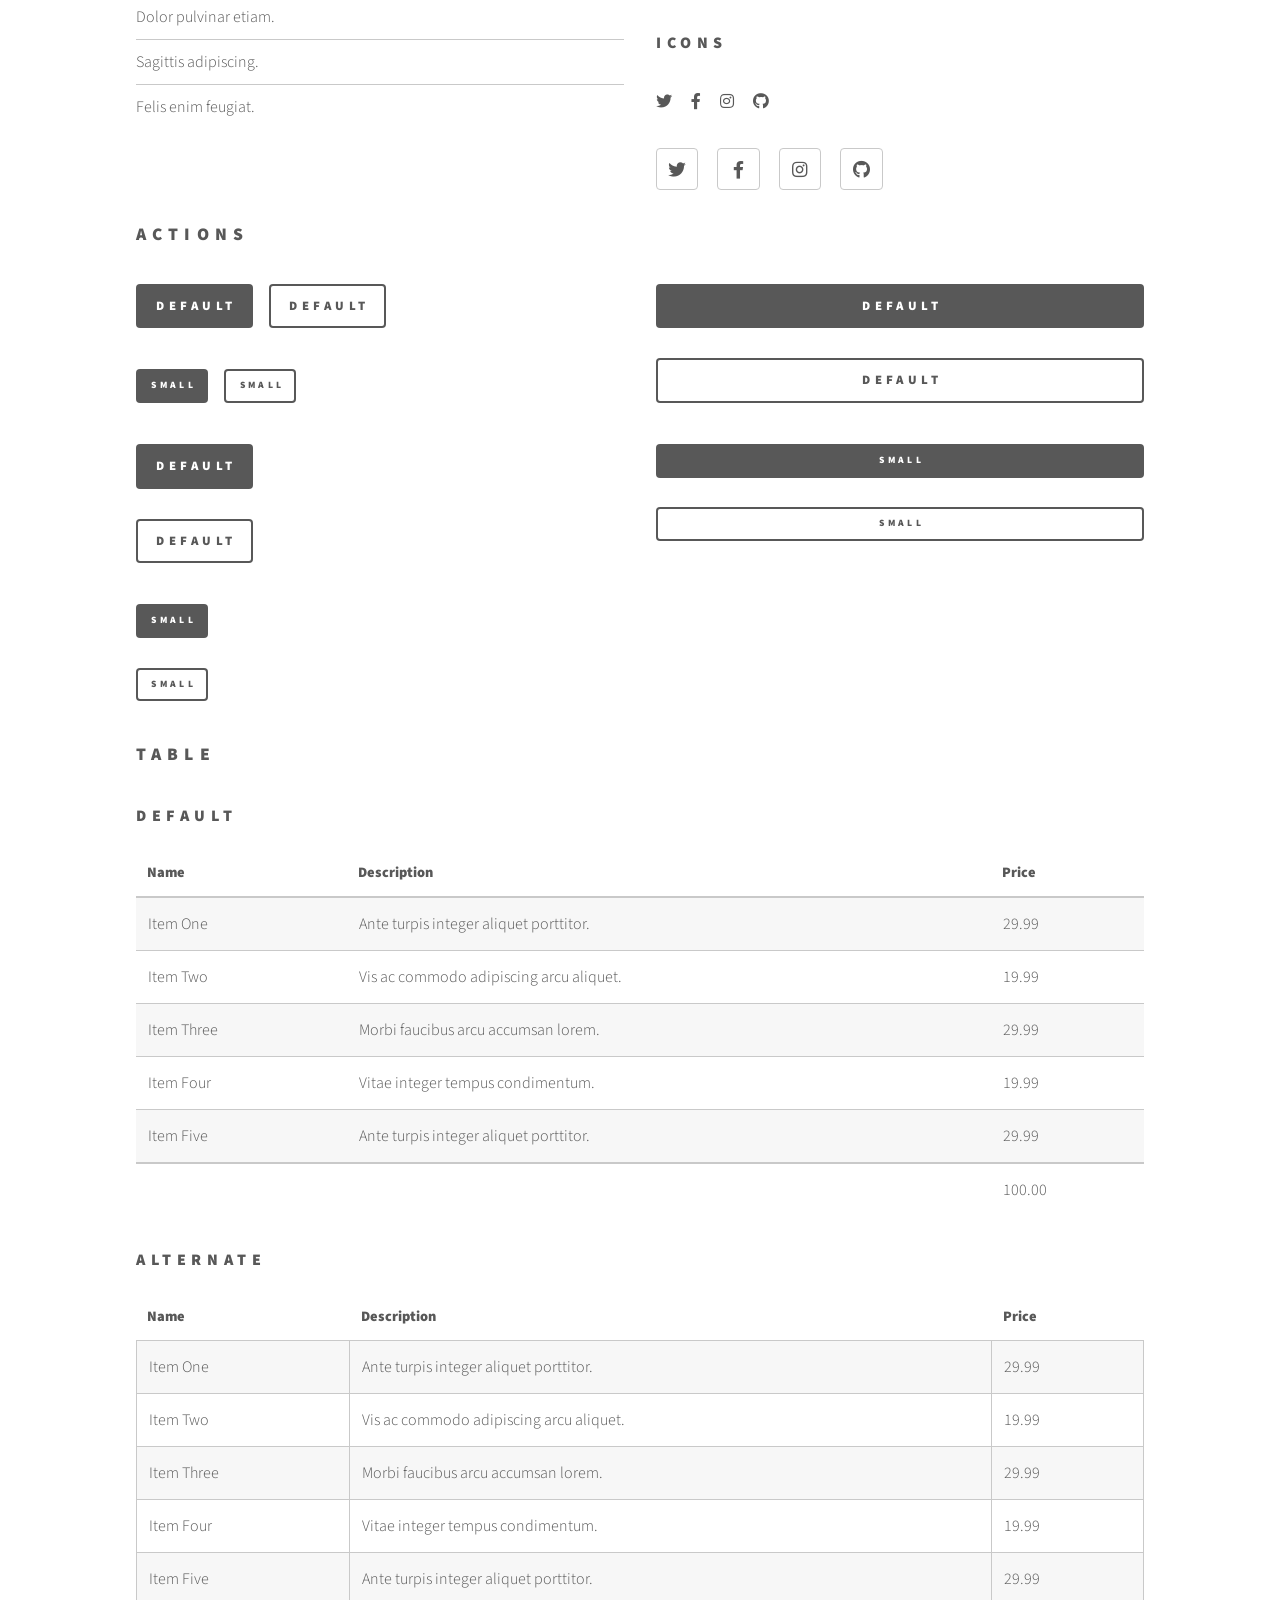
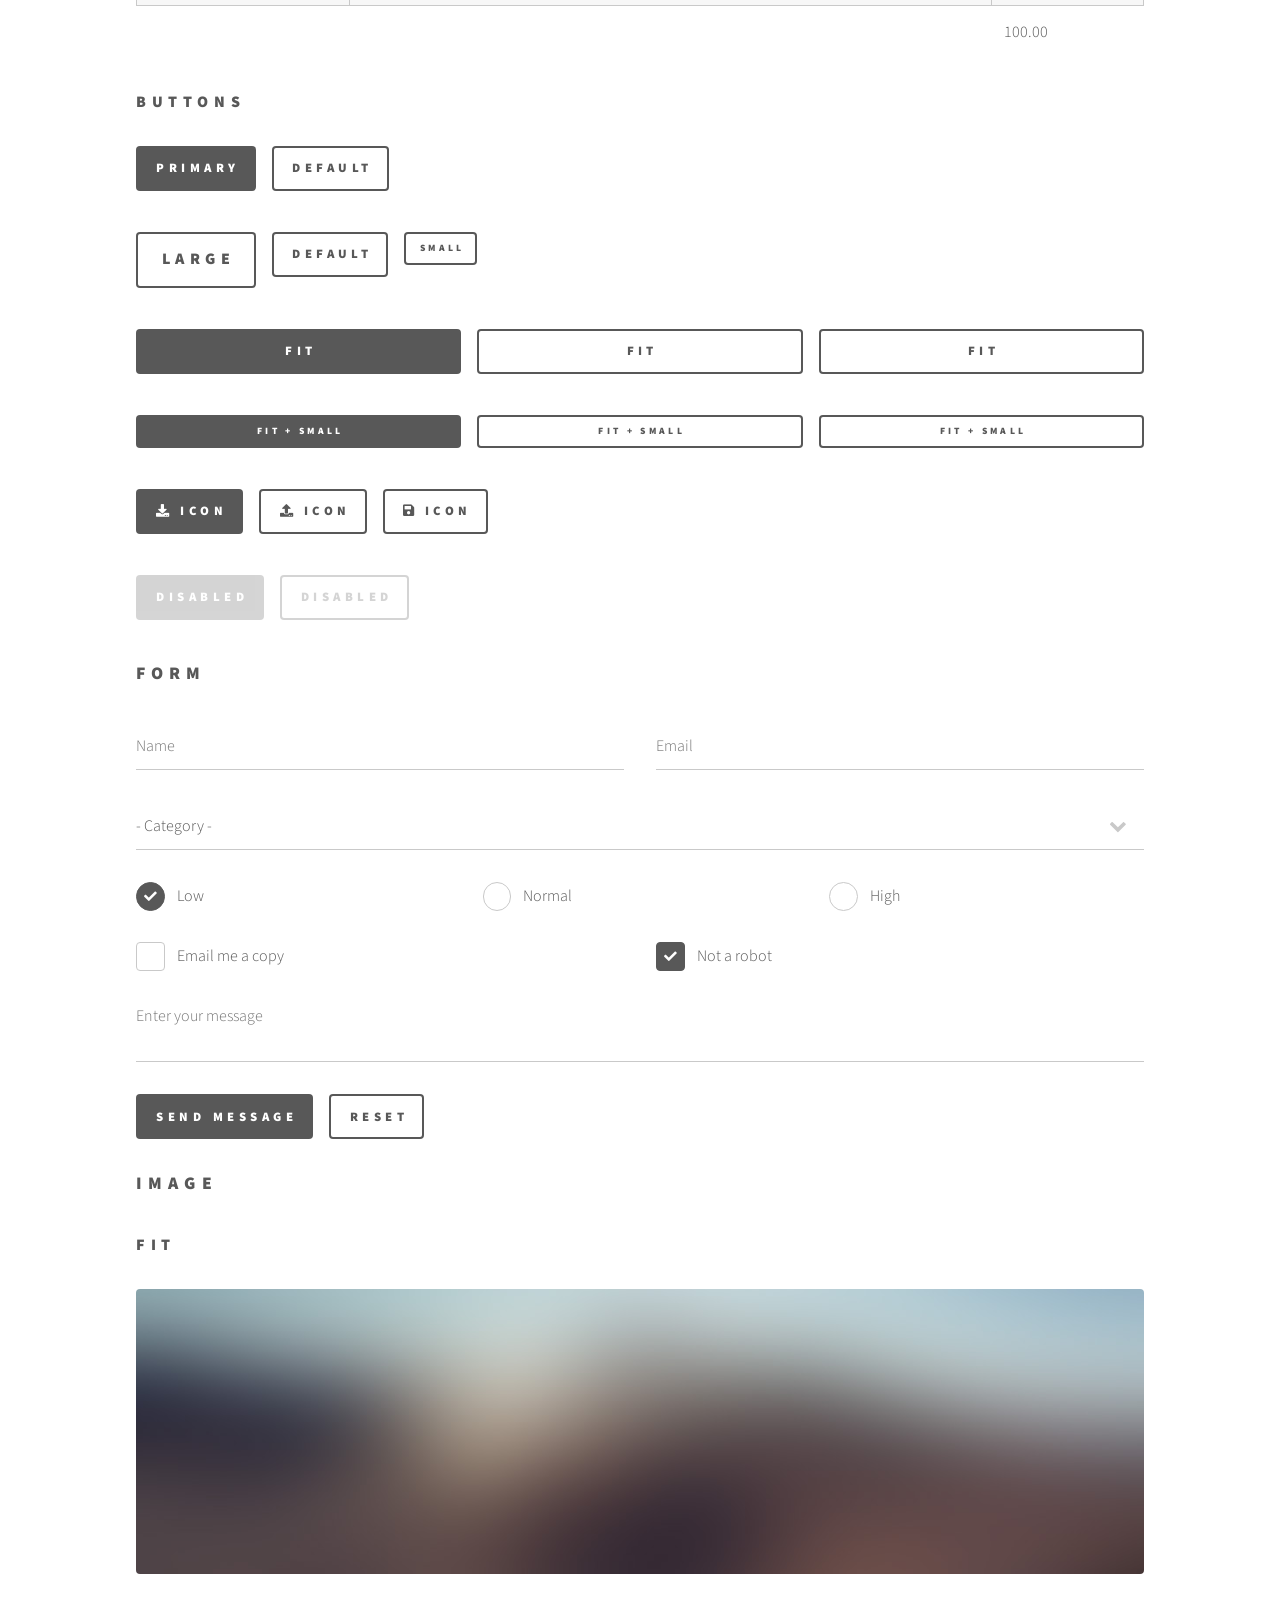
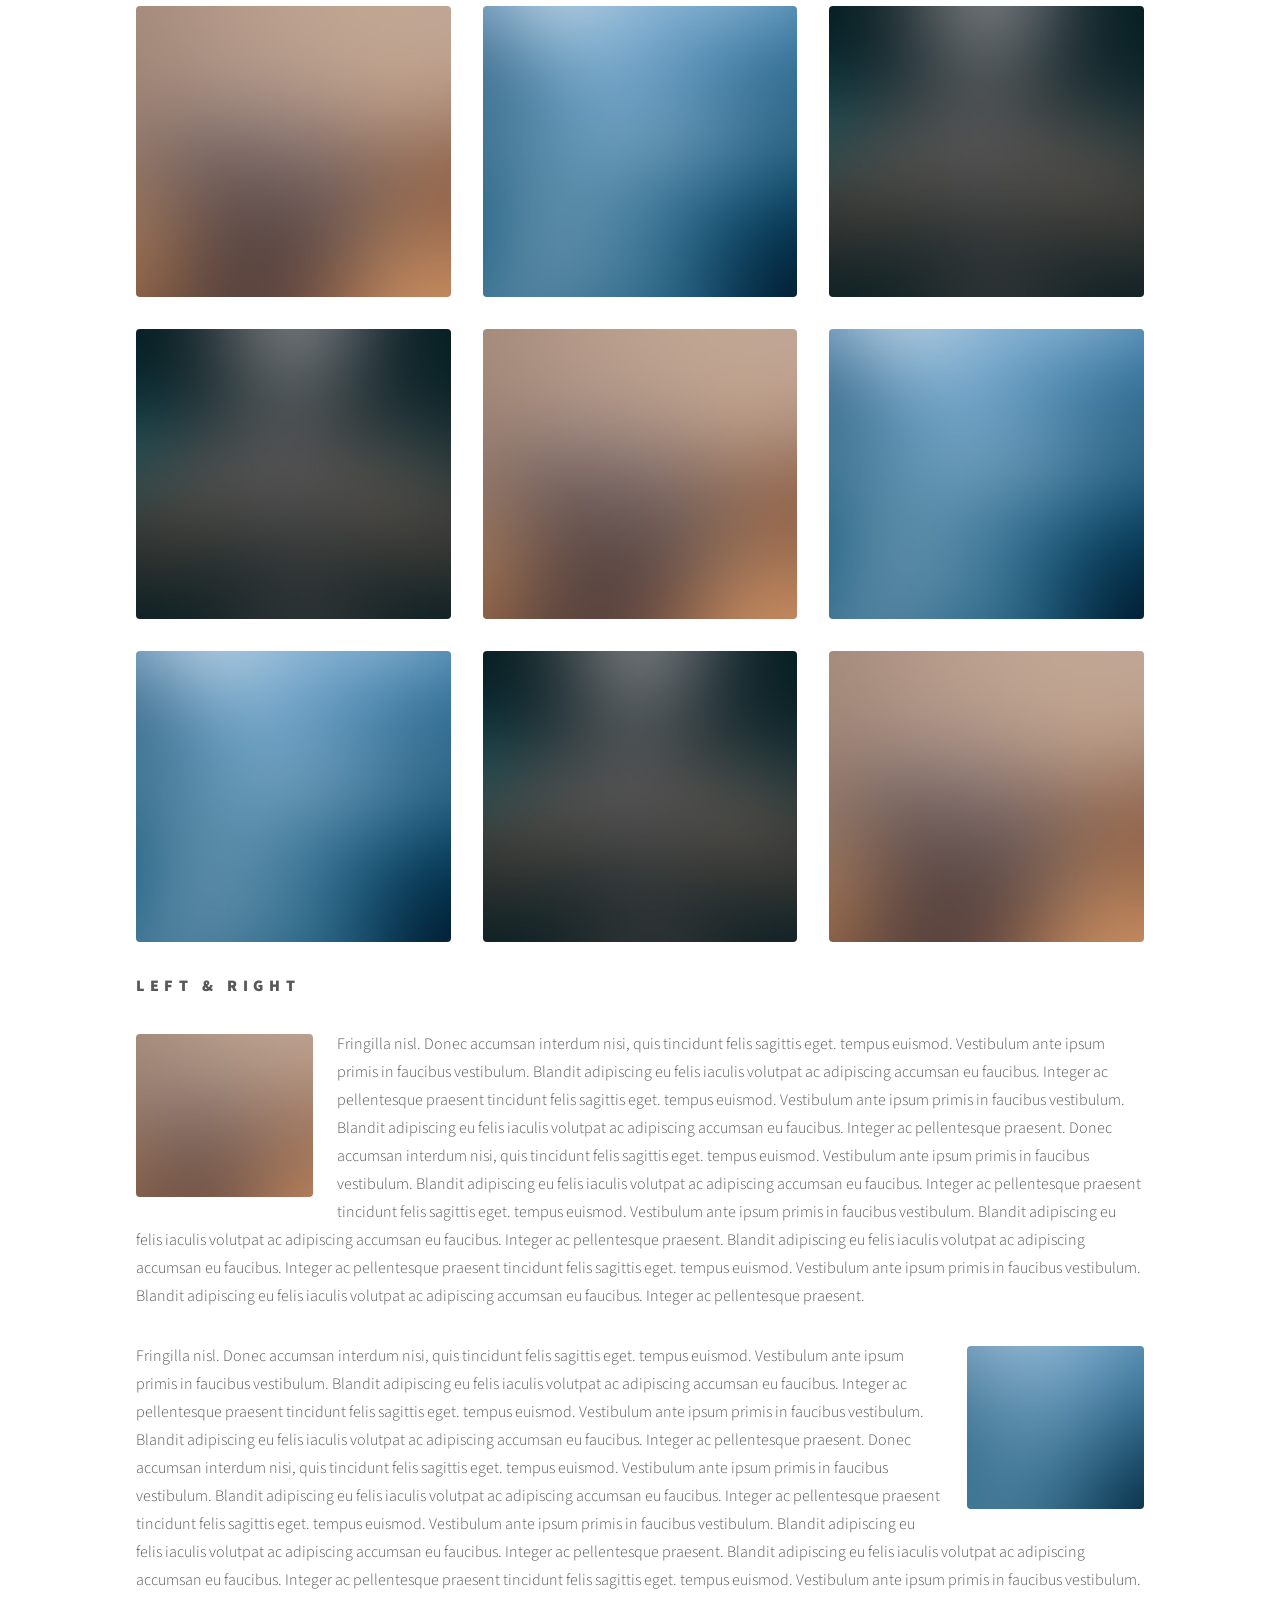
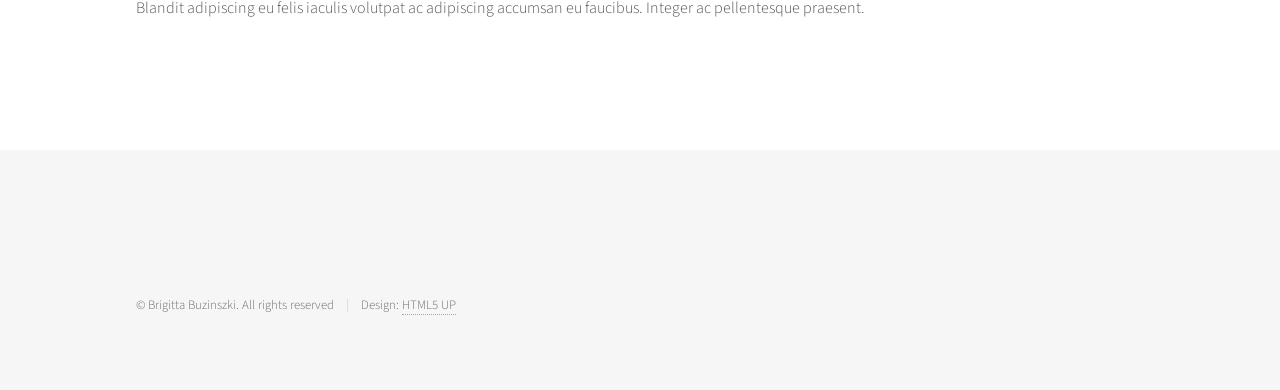
<file: elements.html>
<!DOCTYPE HTML>
<!--
	Phantom by HTML5 UP
	html5up.net | @ajlkn
	Free for personal and commercial use under the CCA 3.0 license (html5up.net/license)
-->
<html lang="en">
	<head>
		<title>Elements - Phantom by HTML5 UP</title>
		<meta charset="utf-8" />
		<meta name="viewport" content="width=device-width, initial-scale=1" />
		<meta name="robots" content="noindex" />
		<link rel="icon" href="images/favicon-32.png" type="image/png" sizes="32x32" />
		<link rel="icon" href="images/logo.svg" type="image/svg+xml" />
		<link rel="apple-touch-icon" href="images/apple-touch-icon.png" />
		<link rel="stylesheet" href="assets/css/main.css" />
		<noscript><link rel="stylesheet" href="assets/css/noscript.css" /></noscript>
	</head>
	<body class="is-preload">
		<!-- Wrapper -->
			<div id="wrapper">

				<!-- Header -->
					<header id="header">
						<div class="inner">

							<!-- Logo -->
								<a href="index.html" class="logo">
									<span class="symbol"><img src="images/logo.svg" alt="" /></span><span class="title">Brigitta Buzinszki</span>
								</a>

							<!-- Nav -->
								<nav>
									<ul>
										<li><a href="#menu">Menu</a></li>
									</ul>
								</nav>

							<!-- Contact (scrolls with the page, unlike the fixed Menu button) -->
								<ul class="contact-icons">
									<li><a href="#" class="icon solid fa-envelope" aria-label="Email"><span class="label">Email</span></a></li>
									<li><a href="#" class="icon brands fa-linkedin-in" aria-label="LinkedIn"><span class="label">LinkedIn</span></a></li>
								</ul>

						</div>
					</header>

				<!-- Menu -->
					<nav id="menu">
						<h2>Menu</h2>
						<ul>
							<li><a href="index.html">Home</a></li>
							<li>
								<a href="index.html#try-it">Try It Yourself</a>
								<ul>
									<li><a href="rag-exercise.html">Grounding AI with RAG</a></li>
									<li><a href="eu-ai-act-high-risk.html">EU AI Act Essentials</a></li>
									<li><a href="inference-exercise.html">Inference</a></li>
								</ul>
							</li>
							<li>
								<a href="index.html#case-studies">Case Studies</a>
								<ul>
									<li><a href="case-intro-to-llms.html">Intro to LLMs</a></li>
									<li><a href="case-eu-ai-act.html">EU AI Act</a></li>
									<li><a href="case-technical-onboarding.html">Technical Onboarding for Engineers</a></li>
								</ul>
							</li>
							<li>
								<a href="index.html#frameworks">Field-Tested Frameworks</a>
								<ul>
									<li><a href="framework-sme-feedback.html">SME Feedback Framework</a></li>
								</ul>
							</li>
						</ul>
					</nav>

				<!-- Main -->
					<div id="main" role="main">
						<div class="inner">
							<h1>Elements</h1>

							<!-- Text -->
								<section>
									<h2>Text</h2>
									<p>This is <b>bold</b> and this is <strong>strong</strong>. This is <i>italic</i> and this is <em>emphasized</em>.
									This is <sup>superscript</sup> text and this is <sub>subscript</sub> text.
									This is <u>underlined</u> and this is code: <code>for (;;) { ... }</code>. Finally, <a href="#">this is a link</a>.</p>
									<hr />
									<p>Nunc lacinia ante nunc ac lobortis. Interdum adipiscing gravida odio porttitor sem non mi integer non faucibus ornare mi ut ante amet placerat aliquet. Volutpat eu sed ante lacinia sapien lorem accumsan varius montes viverra nibh in adipiscing blandit tempus accumsan.</p>
									<hr />
									<h2>Heading Level 2</h2>
									<h3>Heading Level 3</h3>
									<h4>Heading Level 4</h4>
									<hr />
									<h3>Blockquote</h3>
									<blockquote>Fringilla nisl. Donec accumsan interdum nisi, quis tincidunt felis sagittis eget tempus euismod. Vestibulum ante ipsum primis in faucibus vestibulum. Blandit adipiscing eu felis iaculis volutpat ac adipiscing accumsan faucibus. Vestibulum ante ipsum primis in faucibus lorem ipsum dolor sit amet nullam adipiscing eu felis.</blockquote>
									<h3>Preformatted</h3>
									<pre><code>i = 0;

while (!deck.isInOrder()) {
    print 'Iteration ' + i;
    deck.shuffle();
    i++;
}

print 'It took ' + i + ' iterations to sort the deck.';</code></pre>
								</section>

							<!-- Lists -->
								<section>
									<h2>Lists</h2>
									<div class="row">
										<div class="col-6 col-12-medium">
											<h3>Unordered</h3>
											<ul>
												<li>Dolor pulvinar etiam.</li>
												<li>Sagittis adipiscing.</li>
												<li>Felis enim feugiat.</li>
											</ul>
											<h3>Alternate</h3>
											<ul class="alt">
												<li>Dolor pulvinar etiam.</li>
												<li>Sagittis adipiscing.</li>
												<li>Felis enim feugiat.</li>
											</ul>
										</div>
										<div class="col-6 col-12-medium">
											<h3>Ordered</h3>
											<ol>
												<li>Dolor pulvinar etiam.</li>
												<li>Etiam vel felis viverra.</li>
												<li>Felis enim feugiat.</li>
												<li>Dolor pulvinar etiam.</li>
												<li>Etiam vel felis lorem.</li>
												<li>Felis enim et feugiat.</li>
											</ol>
											<h3>Icons</h3>
											<ul class="icons">
												<li><a href="#" class="icon brands style1 fa-twitter"><span class="label">Twitter</span></a></li>
												<li><a href="#" class="icon brands style1 fa-facebook-f"><span class="label">Facebook</span></a></li>
												<li><a href="#" class="icon brands style1 fa-instagram"><span class="label">Instagram</span></a></li>
												<li><a href="#" class="icon brands style1 fa-github"><span class="label">Github</span></a></li>
											</ul>
											<ul class="icons">
												<li><a href="#" class="icon brands style2 fa-twitter"><span class="label">Twitter</span></a></li>
												<li><a href="#" class="icon brands style2 fa-facebook-f"><span class="label">Facebook</span></a></li>
												<li><a href="#" class="icon brands style2 fa-instagram"><span class="label">Instagram</span></a></li>
												<li><a href="#" class="icon brands style2 fa-github"><span class="label">Github</span></a></li>
											</ul>
										</div>
									</div>
									<h2>Actions</h2>
									<div class="row">
										<div class="col-6 col-12-medium">
											<ul class="actions">
												<li><a href="#" class="button primary">Default</a></li>
												<li><a href="#" class="button">Default</a></li>
											</ul>
											<ul class="actions small">
												<li><a href="#" class="button primary small">Small</a></li>
												<li><a href="#" class="button small">Small</a></li>
											</ul>
											<ul class="actions stacked">
												<li><a href="#" class="button primary">Default</a></li>
												<li><a href="#" class="button">Default</a></li>
											</ul>
											<ul class="actions stacked">
												<li><a href="#" class="button primary small">Small</a></li>
												<li><a href="#" class="button small">Small</a></li>
											</ul>
										</div>
										<div class="col-6 col-12-medium">
											<ul class="actions stacked">
												<li><a href="#" class="button primary fit">Default</a></li>
												<li><a href="#" class="button fit">Default</a></li>
											</ul>
											<ul class="actions stacked">
												<li><a href="#" class="button primary small fit">Small</a></li>
												<li><a href="#" class="button small fit">Small</a></li>
											</ul>
										</div>
									</div>
								</section>

							<!-- Table -->
								<section>
									<h2>Table</h2>
									<h3>Default</h3>
									<div class="table-wrapper">
										<table>
											<thead>
												<tr>
													<th>Name</th>
													<th>Description</th>
													<th>Price</th>
												</tr>
											</thead>
											<tbody>
												<tr>
													<td>Item One</td>
													<td>Ante turpis integer aliquet porttitor.</td>
													<td>29.99</td>
												</tr>
												<tr>
													<td>Item Two</td>
													<td>Vis ac commodo adipiscing arcu aliquet.</td>
													<td>19.99</td>
												</tr>
												<tr>
													<td>Item Three</td>
													<td> Morbi faucibus arcu accumsan lorem.</td>
													<td>29.99</td>
												</tr>
												<tr>
													<td>Item Four</td>
													<td>Vitae integer tempus condimentum.</td>
													<td>19.99</td>
												</tr>
												<tr>
													<td>Item Five</td>
													<td>Ante turpis integer aliquet porttitor.</td>
													<td>29.99</td>
												</tr>
											</tbody>
											<tfoot>
												<tr>
													<td colspan="2"></td>
													<td>100.00</td>
												</tr>
											</tfoot>
										</table>
									</div>

									<h3>Alternate</h3>
									<div class="table-wrapper">
										<table class="alt">
											<thead>
												<tr>
													<th>Name</th>
													<th>Description</th>
													<th>Price</th>
												</tr>
											</thead>
											<tbody>
												<tr>
													<td>Item One</td>
													<td>Ante turpis integer aliquet porttitor.</td>
													<td>29.99</td>
												</tr>
												<tr>
													<td>Item Two</td>
													<td>Vis ac commodo adipiscing arcu aliquet.</td>
													<td>19.99</td>
												</tr>
												<tr>
													<td>Item Three</td>
													<td> Morbi faucibus arcu accumsan lorem.</td>
													<td>29.99</td>
												</tr>
												<tr>
													<td>Item Four</td>
													<td>Vitae integer tempus condimentum.</td>
													<td>19.99</td>
												</tr>
												<tr>
													<td>Item Five</td>
													<td>Ante turpis integer aliquet porttitor.</td>
													<td>29.99</td>
												</tr>
											</tbody>
											<tfoot>
												<tr>
													<td colspan="2"></td>
													<td>100.00</td>
												</tr>
											</tfoot>
										</table>
									</div>
								</section>

							<!-- Buttons -->
								<section>
									<h3>Buttons</h3>
									<ul class="actions">
										<li><a href="#" class="button primary">Primary</a></li>
										<li><a href="#" class="button">Default</a></li>
									</ul>
									<ul class="actions">
										<li><a href="#" class="button large">Large</a></li>
										<li><a href="#" class="button">Default</a></li>
										<li><a href="#" class="button small">Small</a></li>
									</ul>
									<ul class="actions fit">
										<li><a href="#" class="button primary fit">Fit</a></li>
										<li><a href="#" class="button fit">Fit</a></li>
										<li><a href="#" class="button fit">Fit</a></li>
									</ul>
									<ul class="actions fit small">
										<li><a href="#" class="button primary fit small">Fit + Small</a></li>
										<li><a href="#" class="button fit small">Fit + Small</a></li>
										<li><a href="#" class="button fit small">Fit + Small</a></li>
									</ul>
									<ul class="actions">
										<li><a href="#" class="button primary icon solid fa-download">Icon</a></li>
										<li><a href="#" class="button icon solid fa-upload">Icon</a></li>
										<li><a href="#" class="button icon solid fa-save">Icon</a></li>
									</ul>
									<ul class="actions">
										<li><span class="button primary disabled">Disabled</span></li>
										<li><span class="button disabled">Disabled</span></li>
									</ul>
								</section>

							<!-- Form -->
								<section>
									<h2>Form</h2>
									<form method="post" action="#">
										<div class="row gtr-uniform">
											<div class="col-6 col-12-xsmall">
												<input type="text" name="demo-name" id="demo-name" value="" placeholder="Name" />
											</div>
											<div class="col-6 col-12-xsmall">
												<input type="email" name="demo-email" id="demo-email" value="" placeholder="Email" />
											</div>
											<div class="col-12">
												<select name="demo-category" id="demo-category">
													<option value="">- Category -</option>
													<option value="1">Manufacturing</option>
													<option value="1">Shipping</option>
													<option value="1">Administration</option>
													<option value="1">Human Resources</option>
												</select>
											</div>
											<div class="col-4 col-12-small">
												<input type="radio" id="demo-priority-low" name="demo-priority" checked>
												<label for="demo-priority-low">Low</label>
											</div>
											<div class="col-4 col-12-small">
												<input type="radio" id="demo-priority-normal" name="demo-priority">
												<label for="demo-priority-normal">Normal</label>
											</div>
											<div class="col-4 col-12-small">
												<input type="radio" id="demo-priority-high" name="demo-priority">
												<label for="demo-priority-high">High</label>
											</div>
											<div class="col-6 col-12-small">
												<input type="checkbox" id="demo-copy" name="demo-copy">
												<label for="demo-copy">Email me a copy</label>
											</div>
											<div class="col-6 col-12-small">
												<input type="checkbox" id="demo-human" name="demo-human" checked>
												<label for="demo-human">Not a robot</label>
											</div>
											<div class="col-12">
												<textarea name="demo-message" id="demo-message" placeholder="Enter your message" rows="6"></textarea>
											</div>
											<div class="col-12">
												<ul class="actions">
													<li><input type="submit" value="Send Message" class="primary" /></li>
													<li><input type="reset" value="Reset" /></li>
												</ul>
											</div>
										</div>
									</form>
								</section>

							<!-- Image -->
								<section>
									<h2>Image</h2>
									<h3>Fit</h3>
									<div class="box alt">
										<div class="row gtr-uniform">
											<div class="col-12"><span class="image fit"><img src="images/pic13.jpg" alt="" /></span></div>
											<div class="col-4"><span class="image fit"><img src="images/pic01.jpg" alt="" /></span></div>
											<div class="col-4"><span class="image fit"><img src="images/pic02.jpg" alt="" /></span></div>
											<div class="col-4"><span class="image fit"><img src="images/pic03.jpg" alt="" /></span></div>
											<div class="col-4"><span class="image fit"><img src="images/pic03.jpg" alt="" /></span></div>
											<div class="col-4"><span class="image fit"><img src="images/pic01.jpg" alt="" /></span></div>
											<div class="col-4"><span class="image fit"><img src="images/pic02.jpg" alt="" /></span></div>
											<div class="col-4"><span class="image fit"><img src="images/pic02.jpg" alt="" /></span></div>
											<div class="col-4"><span class="image fit"><img src="images/pic03.jpg" alt="" /></span></div>
											<div class="col-4"><span class="image fit"><img src="images/pic01.jpg" alt="" /></span></div>
										</div>
									</div>
									<h3>Left &amp; Right</h3>
									<p><span class="image left"><img src="images/pic14.jpg" alt="" /></span>Fringilla nisl. Donec accumsan interdum nisi, quis tincidunt felis sagittis eget. tempus euismod. Vestibulum ante ipsum primis in faucibus vestibulum. Blandit adipiscing eu felis iaculis volutpat ac adipiscing accumsan eu faucibus. Integer ac pellentesque praesent tincidunt felis sagittis eget. tempus euismod. Vestibulum ante ipsum primis in faucibus vestibulum. Blandit adipiscing eu felis iaculis volutpat ac adipiscing accumsan eu faucibus. Integer ac pellentesque praesent. Donec accumsan interdum nisi, quis tincidunt felis sagittis eget. tempus euismod. Vestibulum ante ipsum primis in faucibus vestibulum. Blandit adipiscing eu felis iaculis volutpat ac adipiscing accumsan eu faucibus. Integer ac pellentesque praesent tincidunt felis sagittis eget. tempus euismod. Vestibulum ante ipsum primis in faucibus vestibulum. Blandit adipiscing eu felis iaculis volutpat ac adipiscing accumsan eu faucibus. Integer ac pellentesque praesent. Blandit adipiscing eu felis iaculis volutpat ac adipiscing accumsan eu faucibus. Integer ac pellentesque praesent tincidunt felis sagittis eget. tempus euismod. Vestibulum ante ipsum primis in faucibus vestibulum. Blandit adipiscing eu felis iaculis volutpat ac adipiscing accumsan eu faucibus. Integer ac pellentesque praesent.</p>
									<p><span class="image right"><img src="images/pic15.jpg" alt="" /></span>Fringilla nisl. Donec accumsan interdum nisi, quis tincidunt felis sagittis eget. tempus euismod. Vestibulum ante ipsum primis in faucibus vestibulum. Blandit adipiscing eu felis iaculis volutpat ac adipiscing accumsan eu faucibus. Integer ac pellentesque praesent tincidunt felis sagittis eget. tempus euismod. Vestibulum ante ipsum primis in faucibus vestibulum. Blandit adipiscing eu felis iaculis volutpat ac adipiscing accumsan eu faucibus. Integer ac pellentesque praesent. Donec accumsan interdum nisi, quis tincidunt felis sagittis eget. tempus euismod. Vestibulum ante ipsum primis in faucibus vestibulum. Blandit adipiscing eu felis iaculis volutpat ac adipiscing accumsan eu faucibus. Integer ac pellentesque praesent tincidunt felis sagittis eget. tempus euismod. Vestibulum ante ipsum primis in faucibus vestibulum. Blandit adipiscing eu felis iaculis volutpat ac adipiscing accumsan eu faucibus. Integer ac pellentesque praesent. Blandit adipiscing eu felis iaculis volutpat ac adipiscing accumsan eu faucibus. Integer ac pellentesque praesent tincidunt felis sagittis eget. tempus euismod. Vestibulum ante ipsum primis in faucibus vestibulum. Blandit adipiscing eu felis iaculis volutpat ac adipiscing accumsan eu faucibus. Integer ac pellentesque praesent.</p>
								</section>

						</div>
					</div>

				<!-- Footer -->
					<footer id="footer">
						<div class="inner">
							<!-- Hidden for now: contact form and social links (contact icons are in the top bar)
							<section>
								<h2>Get in touch</h2>
								<form method="post" action="#">
									<div class="fields">
										<div class="field half">
											<input type="text" name="name" id="name" placeholder="Name" />
										</div>
										<div class="field half">
											<input type="email" name="email" id="email" placeholder="Email" />
										</div>
										<div class="field">
											<textarea name="message" id="message" placeholder="Message"></textarea>
										</div>
									</div>
									<ul class="actions">
										<li><input type="submit" value="Send" class="primary" /></li>
									</ul>
								</form>
							</section>
							<section>
								<h2>Follow</h2>
								<ul class="icons">
									<li><a href="#" class="icon brands style2 fa-twitter"><span class="label">Twitter</span></a></li>
									<li><a href="#" class="icon brands style2 fa-facebook-f"><span class="label">Facebook</span></a></li>
									<li><a href="#" class="icon brands style2 fa-instagram"><span class="label">Instagram</span></a></li>
									<li><a href="#" class="icon brands style2 fa-dribbble"><span class="label">Dribbble</span></a></li>
									<li><a href="#" class="icon brands style2 fa-github"><span class="label">GitHub</span></a></li>
									<li><a href="#" class="icon brands style2 fa-500px"><span class="label">500px</span></a></li>
									<li><a href="#" class="icon solid style2 fa-phone"><span class="label">Phone</span></a></li>
									<li><a href="#" class="icon solid style2 fa-envelope"><span class="label">Email</span></a></li>
								</ul>
							</section>
							-->
							<ul class="copyright">
								<li>&copy; Brigitta Buzinszki. All rights reserved</li><li>Design: <a href="http://html5up.net">HTML5 UP</a></li>
							</ul>
						</div>
					</footer>

			</div>

		<!-- Scripts -->
			<script src="assets/js/jquery.min.js"></script>
			<script src="assets/js/browser.min.js"></script>
			<script src="assets/js/breakpoints.min.js"></script>
			<script src="assets/js/util.js"></script>
			<script src="assets/js/main.js"></script>

	</body>
</html>
</file>
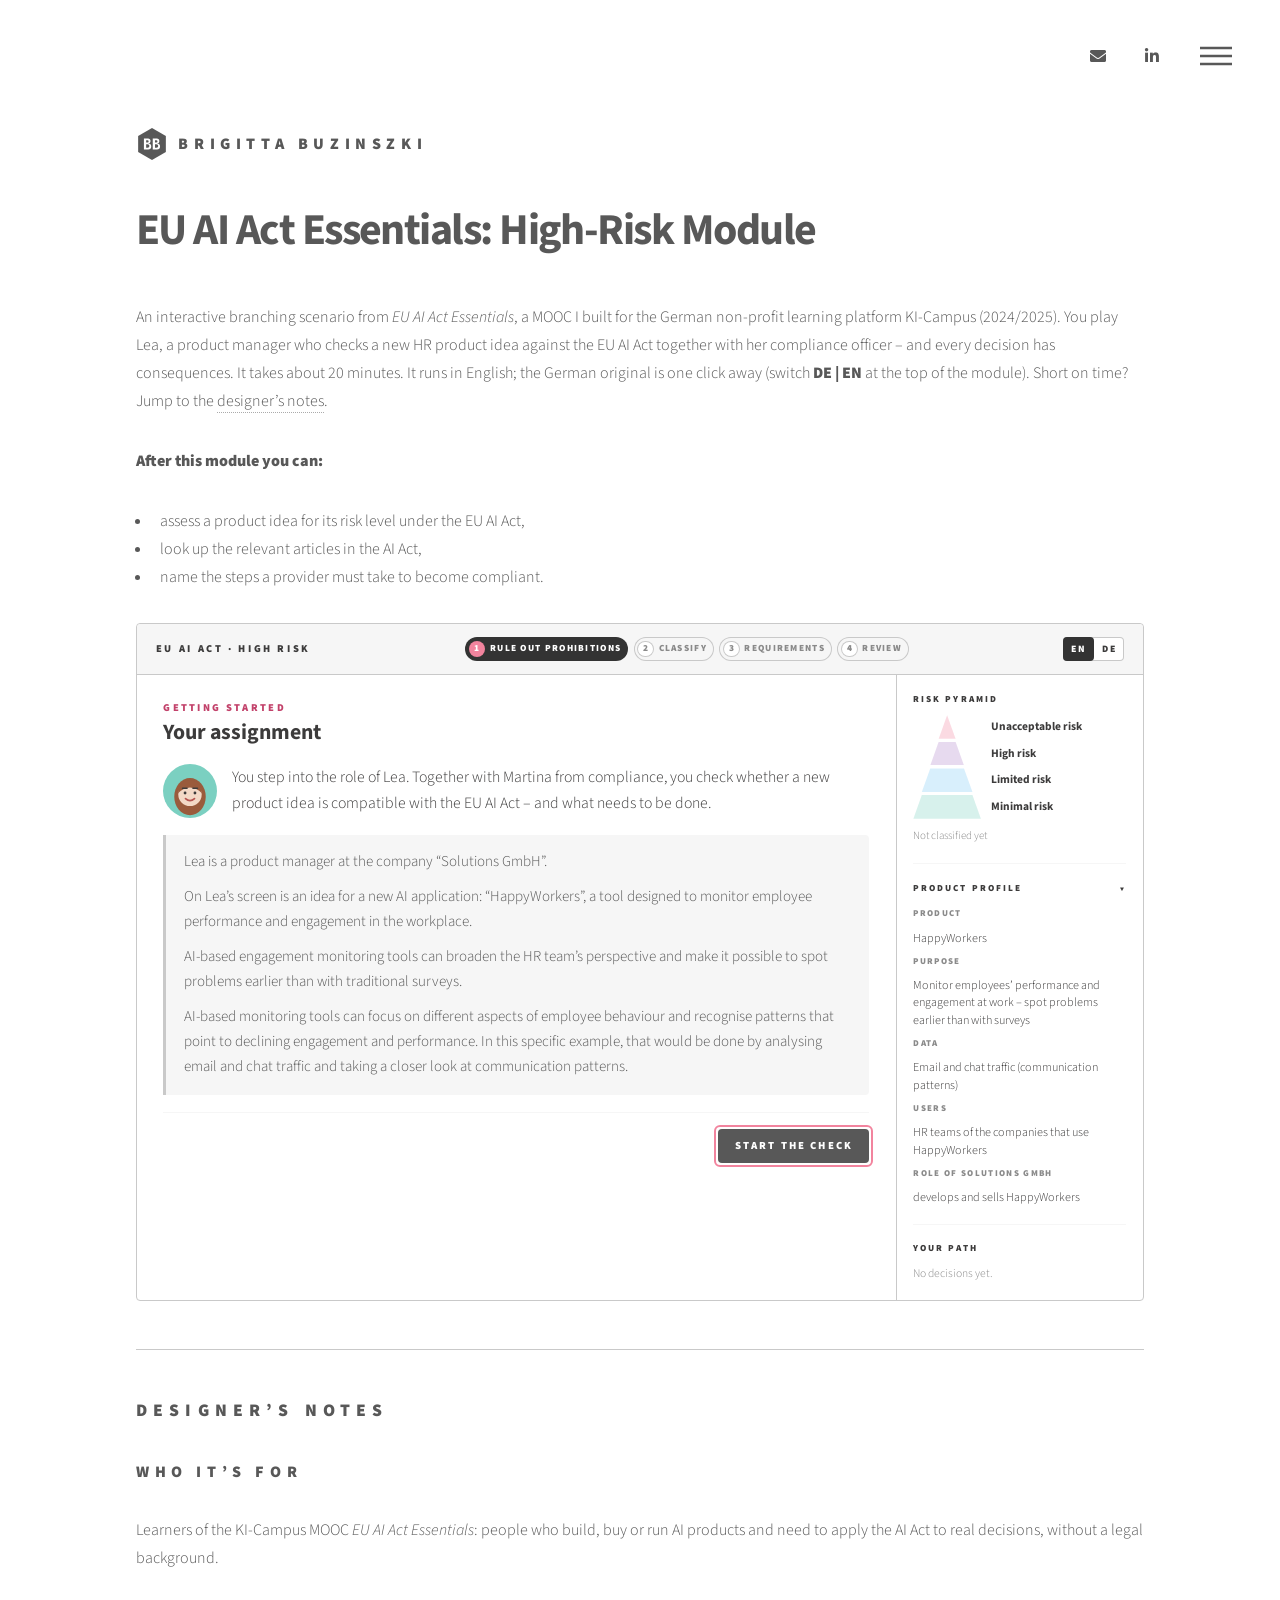
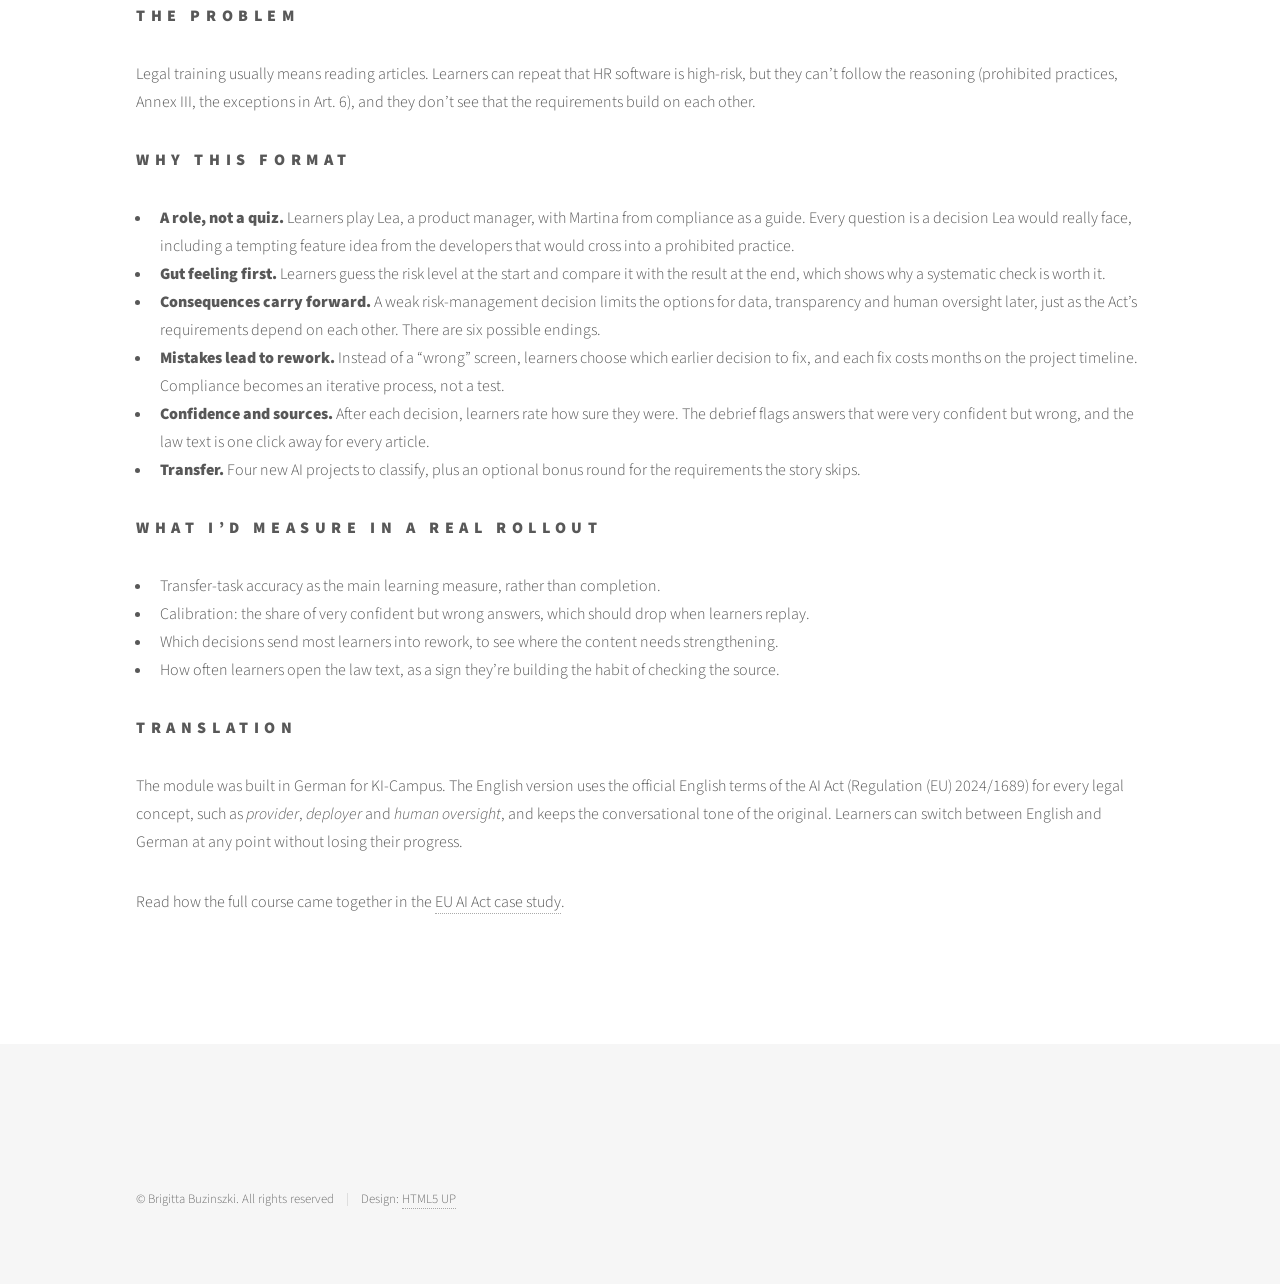
<file: eu-ai-act-high-risk.html>
<!DOCTYPE HTML>
<!--
	Phantom by HTML5 UP
	html5up.net | @ajlkn
	Free for personal and commercial use under the CCA 3.0 license (html5up.net/license)
-->
<html lang="en">
	<head>
		<title>EU AI Act Essentials: High-Risk Module · Brigitta Buzinszki</title>
		<meta charset="utf-8" />
		<meta name="viewport" content="width=device-width, initial-scale=1" />
		<meta name="description" content="Branching scenario: decide whether an AI system counts as high-risk under the EU AI Act." />
		<meta property="og:type" content="website" />
		<meta property="og:site_name" content="Brigitta Buzinszki" />
		<meta property="og:title" content="EU AI Act Essentials: High-Risk Module · Brigitta Buzinszki" />
		<meta property="og:description" content="Branching scenario: decide whether an AI system counts as high-risk under the EU AI Act." />
		<meta property="og:url" content="https://bribuzinszki.github.io/eu-ai-act-high-risk.html" />
		<meta property="og:image" content="https://bribuzinszki.github.io/images/og-image.png" />
		<meta property="og:image:width" content="1200" />
		<meta property="og:image:height" content="630" />
		<meta name="twitter:card" content="summary_large_image" />
		<link rel="icon" href="images/favicon-32.png" type="image/png" sizes="32x32" />
		<link rel="icon" href="images/logo.svg" type="image/svg+xml" />
		<link rel="apple-touch-icon" href="images/apple-touch-icon.png" />
		<link rel="stylesheet" href="assets/css/main.css" />
		<noscript><link rel="stylesheet" href="assets/css/noscript.css" /></noscript>
	</head>
	<body class="is-preload">
		<!-- Wrapper -->
			<div id="wrapper">

				<!-- Header -->
					<header id="header">
						<div class="inner">

							<!-- Logo -->
								<a href="index.html" class="logo">
									<span class="symbol"><img src="images/logo.svg" alt="" /></span><span class="title">Brigitta Buzinszki</span>
								</a>

							<!-- Nav -->
								<nav>
									<ul>
										<li><a href="#menu">Menu</a></li>
									</ul>
								</nav>

							<!-- Contact (scrolls with the page, unlike the fixed Menu button) -->
								<ul class="contact-icons">
									<li><a href="#" class="icon solid fa-envelope" aria-label="Email"><span class="label">Email</span></a></li>
									<li><a href="#" class="icon brands fa-linkedin-in" aria-label="LinkedIn"><span class="label">LinkedIn</span></a></li>
								</ul>

						</div>
					</header>

				<!-- Menu -->
					<nav id="menu">
						<h2>Menu</h2>
						<ul>
							<li><a href="index.html">Home</a></li>
							<li>
								<a href="index.html#try-it">Try It Yourself</a>
								<ul>
									<li><a href="rag-exercise.html">Grounding AI with RAG</a></li>
									<li><a href="eu-ai-act-high-risk.html">EU AI Act Essentials</a></li>
									<li><a href="inference-exercise.html">Inference</a></li>
								</ul>
							</li>
							<li>
								<a href="index.html#case-studies">Case Studies</a>
								<ul>
									<li><a href="case-intro-to-llms.html">Intro to LLMs</a></li>
									<li><a href="case-eu-ai-act.html">EU AI Act</a></li>
									<li><a href="case-technical-onboarding.html">Technical Onboarding for Engineers</a></li>
								</ul>
							</li>
							<li>
								<a href="index.html#frameworks">Field-Tested Frameworks</a>
								<ul>
									<li><a href="framework-sme-feedback.html">SME Feedback Framework</a></li>
								</ul>
							</li>
						</ul>
					</nav>

				<!-- Main -->
					<div id="main" role="main">
						<div class="inner">
							<h1>EU AI Act Essentials: High-Risk Module</h1>
							<p>An interactive branching scenario from <em>EU AI Act Essentials</em>, a MOOC I built for the German non-profit learning platform KI-Campus (2024/2025). You play Lea, a product manager who checks a new HR product idea against the EU AI Act together with her compliance officer – and every decision has consequences. It takes about 20 minutes. It runs in English; the German original is one click away (switch <b>DE | EN</b> at the top of the module). Short on time? Jump to the <a href="#design-notes">designer’s notes</a>.</p>
							<p><b>After this module you can:</b></p>
							<ul>
								<li>assess a product idea for its risk level under the EU AI Act,</li>
								<li>look up the relevant articles in the AI Act,</li>
								<li>name the steps a provider must take to become compliant.</li>
							</ul>

							<!-- ============ AI ACT MODULE START (self-contained: copy everything down to AI ACT MODULE END) ============ -->
							<!-- All texts live in two JSON blocks below: German original (id="aia-content") and English translation (id="aia-content-en"), same structure. The DE | EN switch, ?lang=de / ?lang=en and the remembered choice pick the language (default: English). Add ?review to highlight corrected and new texts. -->
							<style>
								@import url('https://fonts.googleapis.com/css?family=Source+Sans+Pro:300,700,900');

								#aia-module {
									/* Palette from the Phantom template (assets/sass/libs/_vars.scss) */
									--aia-fg: #585858;
									--aia-fg-bold: #3c3b3b;
									--aia-fg-light: #8a8a8a;
									--aia-bg: #ffffff;
									--aia-bg-alt: #f6f6f6;
									--aia-dark: #333333;
									--aia-border: #c9c9c9;
									--aia-pink: #f2849e;
									--aia-pink-text: #c2416a;
									--aia-blue: #7ecaf6;
									--aia-blue-text: #1f6f9c;
									--aia-teal: #7bd0c1;
									--aia-teal-text: #187563;
									--aia-purple: #ae85ca;
									--aia-purple-text: #7d4fa0;
									--aia-radius: 4px;
									font-family: 'Source Sans Pro', Helvetica, sans-serif;
									font-size: clamp(15px, 0.85em, 18px);
									font-weight: 300;
									line-height: 1.65;
									letter-spacing: normal;
									color: var(--aia-fg);
									margin: 0 0 2.5em 0;
									text-align: left;
								}

								/* ---------- Neutralise the template's global element styles ---------- */
								#aia-module *, #aia-module *::before, #aia-module *::after { box-sizing: border-box; }
								#aia-module p, #aia-module h3, #aia-module h4, #aia-module ol, #aia-module ul, #aia-module li,
								#aia-module dl, #aia-module dt, #aia-module dd, #aia-module section, #aia-module header {
									margin: 0; padding: 0; font: inherit; color: inherit;
									letter-spacing: normal; text-transform: none; list-style: none;
								}
								#aia-module b, #aia-module strong { font-weight: 700; color: var(--aia-fg-bold); }
								#aia-module i, #aia-module em { font-style: normal; }
								#aia-module button { all: unset; box-sizing: border-box; font-family: inherit; }
								#aia-module [hidden] { display: none !important; }
								#aia-module :focus-visible { outline: 2px solid var(--aia-pink); outline-offset: 3px; }
								#aia-module .aia-scene-title:focus { outline: none; }
								#aia-module .aia-sr {
									position: absolute; width: 1px; height: 1px; overflow: hidden;
									clip: rect(0 0 0 0); white-space: nowrap;
								}
								#aia-module a { color: var(--aia-fg); }
								#aia-module a:hover { color: var(--aia-pink-text) !important; }

								/* ---------- Review mode (?review) ---------- */
								#aia-module .aia-review-legend {
									margin-bottom: 1em; padding: 0.7em 1em; font-size: 0.85em;
									background: #fff8e1; border: 1px solid #f0d68a; border-radius: var(--aia-radius);
								}
								#aia-module.is-review [data-q="korrigiert"] { background-color: rgba(245, 197, 66, 0.28) !important; box-shadow: inset 3px 0 0 #e0a800; }
								#aia-module.is-review [data-q="neu"] { background-color: rgba(242, 132, 158, 0.18) !important; box-shadow: inset 3px 0 0 var(--aia-pink); }

								/* ---------- Player frame ---------- */
								#aia-module .aia-player { background: var(--aia-bg); border: 1px solid var(--aia-border); border-radius: var(--aia-radius); }
								#aia-module .aia-top {
									display: flex; flex-wrap: wrap; align-items: center; justify-content: space-between; gap: 0.6em 1.2em;
									padding: 0.85em 1.25em; background: var(--aia-bg-alt);
									border-bottom: 1px solid var(--aia-border); border-radius: var(--aia-radius) var(--aia-radius) 0 0;
								}
								#aia-module .aia-brand {
									font-size: 0.7em; font-weight: 900; text-transform: uppercase; letter-spacing: 0.25em; color: var(--aia-fg-bold);
								}
								#aia-module .aia-stepper { display: flex; flex-wrap: wrap; gap: 0.35em; }
								#aia-module .aia-lang { display: inline-flex; border-radius: var(--aia-radius); box-shadow: inset 0 0 0 1px var(--aia-border); background: var(--aia-bg); }
								#aia-module .aia-lang-btn {
									padding: 0.45em 0.8em; border-radius: var(--aia-radius); cursor: pointer;
									font-size: 0.65em; font-weight: 900; letter-spacing: 0.18em; color: var(--aia-fg-bold) !important; transition: background 0.2s, color 0.2s;
								}
								#aia-module .aia-lang-btn:hover { color: var(--aia-pink-text) !important; }
								#aia-module .aia-lang-btn[aria-pressed="true"] { background: var(--aia-dark); color: #ffffff !important; }
								#aia-module .aia-stepper li {
									display: inline-flex; align-items: center; gap: 0.5em; padding: 0.35em 0.75em 0.35em 0.4em;
									border-radius: 2em; box-shadow: inset 0 0 0 1px var(--aia-border);
									font-size: 0.62em; font-weight: 900; text-transform: uppercase; letter-spacing: 0.14em; color: var(--aia-fg-light);
								}
								#aia-module .aia-step-nr {
									display: grid; place-items: center; width: 1.8em; height: 1.8em; border-radius: 50%;
									background: var(--aia-bg); box-shadow: inset 0 0 0 1px var(--aia-border); letter-spacing: 0;
								}
								#aia-module .aia-stepper li.is-current { background: var(--aia-dark); color: #ffffff; box-shadow: none; }
								#aia-module .aia-stepper li.is-current .aia-step-nr { background: var(--aia-pink); color: #ffffff; box-shadow: none; }
								#aia-module .aia-stepper li.is-done { color: var(--aia-teal-text); box-shadow: inset 0 0 0 1px var(--aia-teal); }
								#aia-module .aia-stepper li.is-done .aia-step-nr { background: var(--aia-teal); color: #ffffff; box-shadow: none; }

								#aia-module .aia-body { display: grid; grid-template-columns: minmax(0, 1fr) 16.5em; grid-template-areas: "stage side"; }
								#aia-module .aia-stage { grid-area: stage; min-width: 0; min-height: 32em; padding: 1.6em 1.75em 1.75em; }
								#aia-module .aia-side { grid-area: side; padding: 1.25em; border-left: 1px solid var(--aia-border); font-size: 0.9em; }
								#aia-module .aia-side-toggle { display: none; }
								#aia-module .aia-side-content { display: grid; gap: 1.3em; }

								/* ---------- Side panel ---------- */
								#aia-module .aia-panel { display: grid; gap: 0.6em; }
								#aia-module .aia-panel + .aia-panel { padding-top: 1.2em; border-top: 1px solid var(--aia-bg-alt); }
								#aia-module .aia-panel-title, #aia-module .aia-brief summary {
									font-size: 0.68em; font-weight: 900; text-transform: uppercase; letter-spacing: 0.22em; color: var(--aia-fg-bold);
								}

								#aia-module .aia-pyr { display: grid; gap: 3px; }
								#aia-module .aia-tier { display: grid; grid-template-columns: 5em minmax(0, 1fr); align-items: center; gap: 0.75em; }
								#aia-module .aia-tier-shape { display: block; height: 1.75em; background: var(--tier); opacity: 0.3; transition: opacity 0.3s; }
								#aia-module .aia-tier--verboten { --tier: var(--aia-pink); }
								#aia-module .aia-tier--hoch { --tier: var(--aia-purple); }
								#aia-module .aia-tier--begrenzt { --tier: var(--aia-blue); }
								#aia-module .aia-tier--minimal { --tier: var(--aia-teal); }
								#aia-module .aia-tier--verboten .aia-tier-shape { clip-path: polygon(50% 0, 50% 0, 62.5% 100%, 37.5% 100%); }
								#aia-module .aia-tier--hoch .aia-tier-shape { clip-path: polygon(37.5% 0, 62.5% 0, 75% 100%, 25% 100%); }
								#aia-module .aia-tier--begrenzt .aia-tier-shape { clip-path: polygon(25% 0, 75% 0, 87.5% 100%, 12.5% 100%); }
								#aia-module .aia-tier--minimal .aia-tier-shape { clip-path: polygon(12.5% 0, 87.5% 0, 100% 100%, 0 100%); }
								#aia-module .aia-tier-text { display: grid; line-height: 1.25; }
								#aia-module .aia-tier-name { font-size: 0.85em; font-weight: 700; color: var(--aia-fg-bold); }
								#aia-module .aia-tier-status { font-size: 0.66em; font-weight: 900; text-transform: uppercase; letter-spacing: 0.12em; }
								#aia-module .aia-tier.is-checking .aia-tier-shape { opacity: 1; animation: aia-blink 1.4s ease-in-out infinite; }
								#aia-module .aia-tier.is-checking .aia-tier-status { color: var(--aia-pink-text); }
								#aia-module .aia-tier.is-excluded .aia-tier-shape { opacity: 0.15; }
								#aia-module .aia-tier.is-excluded .aia-tier-name { text-decoration: line-through; color: var(--aia-fg-light); }
								#aia-module .aia-tier.is-excluded .aia-tier-status { color: var(--aia-teal-text); }
								#aia-module .aia-tier.is-candidate .aia-tier-shape { opacity: 1; animation: aia-blink 1.4s ease-in-out infinite; }
								#aia-module .aia-tier.is-result .aia-tier-shape { opacity: 1; }
								#aia-module .aia-tier.is-candidate .aia-tier-status, #aia-module .aia-tier.is-result .aia-tier-status { color: var(--aia-purple-text); }
								#aia-module .aia-pyr-status { font-size: 0.82em; color: var(--aia-fg-light); }

								#aia-module .aia-brief summary { cursor: pointer; list-style: none; display: flex; align-items: center; justify-content: space-between; }
								#aia-module .aia-brief summary::-webkit-details-marker { display: none; }
								#aia-module .aia-brief summary::after { content: "\25BE"; font-size: 1.2em; transition: transform 0.2s; }
								#aia-module .aia-brief:not([open]) summary::after { transform: rotate(-90deg); }
								#aia-module .aia-brief dl { display: grid; gap: 0.55em; margin-top: 0.7em; }
								#aia-module .aia-brief dt { font-size: 0.66em; font-weight: 900; text-transform: uppercase; letter-spacing: 0.15em; color: var(--aia-fg-light); }
								#aia-module .aia-brief dd { font-size: 0.9em; line-height: 1.45; color: var(--aia-fg-bold); }

								#aia-module .aia-log { display: grid; gap: 0.4em; }
								#aia-module .aia-log-item { display: grid; grid-template-columns: 1.3em minmax(0, 1fr); gap: 0.35em; font-size: 0.86em; line-height: 1.4; }
								#aia-module .aia-log-icon { font-weight: 900; }
								#aia-module .aia-log-item.is-gut .aia-log-icon { color: var(--aia-teal-text); }
								#aia-module .aia-log-item.is-teil .aia-log-icon { color: var(--aia-blue-text); }
								#aia-module .aia-log-item.is-schlecht .aia-log-icon { color: var(--aia-pink-text); }
								#aia-module .aia-log-extra {
									display: inline-block; margin-left: 0.2em; padding: 0 0.4em; border-radius: 2em;
									font-size: 0.78em; font-weight: 700; color: var(--aia-purple-text); background: rgba(174, 133, 202, 0.16);
								}
								#aia-module .aia-log-empty { font-size: 0.86em; color: var(--aia-fg-light); }
								#aia-module .aia-delay { font-size: 0.86em; }
								#aia-module .aia-delay.is-late { color: var(--aia-pink-text); }

								/* ---------- Scene ---------- */
								#aia-module .aia-scene { display: grid; gap: 1.15em; animation: aia-in 0.35s ease-out both; }
								#aia-module .aia-scene-head { display: grid; gap: 0.2em; }
								#aia-module .aia-eyebrow {
									font-size: 0.7em; font-weight: 900; text-transform: uppercase; letter-spacing: 0.22em; color: var(--aia-pink-text);
								}
								#aia-module .aia-scene-title { font-size: 1.45em; font-weight: 700; line-height: 1.25; color: var(--aia-fg-bold); }
								#aia-module .aia-lead { font-size: 1.05em; color: var(--aia-fg-bold); }
								#aia-module .aia-persona { display: flex; align-items: center; gap: 1em; }
								#aia-module .aia-persona .aia-avatar { width: 3.6em; height: 3.6em; }
								#aia-module .aia-note { font-size: 0.92em; color: var(--aia-fg); }
								#aia-module .aia-subtitle {
									font-size: 0.72em; font-weight: 900; text-transform: uppercase; letter-spacing: 0.2em; color: var(--aia-fg-bold);
								}
								#aia-module .aia-list-label { font-size: 0.9em; color: var(--aia-fg-light); }

								#aia-module .aia-story {
									display: grid; gap: 0.7em; padding: 1em 1.2em; background: var(--aia-bg-alt);
									border-left: 3px solid var(--aia-border); border-radius: 0 var(--aia-radius) var(--aia-radius) 0;
								}

								/* Speakers and bubbles */
								#aia-module .aia-say { display: grid; gap: 0.45em; }
								#aia-module .aia-speaker { display: flex; align-items: center; gap: 0.6em; flex-wrap: wrap; }
								#aia-module .aia-avatar { width: 2.6em; height: 2.6em; flex: none; display: block; }
								#aia-module .aia-speaker-name { font-weight: 700; color: var(--aia-fg-bold); }
								#aia-module .aia-speaker-role { font-size: 0.8em; color: var(--aia-fg-light); }
								#aia-module .aia-bubble {
									display: grid; gap: 0.6em; margin-left: 1.3em; padding: 0.95em 1.2em;
									background: var(--aia-bg-alt); border-radius: 0 var(--aia-radius) var(--aia-radius) var(--aia-radius);
								}
								#aia-module .aia-say--lea .aia-bubble { background: var(--aia-bg); box-shadow: inset 0 0 0 1px var(--aia-border); }
								#aia-module .aia-say--dev .aia-bubble { background: rgba(126, 202, 246, 0.14); }
								#aia-module .aia-say--recap .aia-bubble { font-size: 0.92em; color: var(--aia-fg); }
								#aia-module .aia-say--cont .aia-speaker { display: none; }
								#aia-module .aia-bubble.is-gut { box-shadow: inset 4px 0 0 var(--aia-teal); }
								#aia-module .aia-bubble.is-teil { box-shadow: inset 4px 0 0 var(--aia-blue); }
								#aia-module .aia-bubble.is-schlecht { box-shadow: inset 4px 0 0 var(--aia-pink); }

								#aia-module .aia-callout {
									display: grid; gap: 0.2em; padding: 0.65em 0.95em; font-size: 0.92em;
									border: 1px dashed var(--aia-border); border-radius: var(--aia-radius);
								}
								#aia-module .aia-callout-label {
									font-size: 0.72em; font-weight: 900; text-transform: uppercase; letter-spacing: 0.2em; color: var(--aia-purple-text);
								}
								#aia-module .aia-task { display: grid; gap: 0.15em; }
								#aia-module .aia-task-label {
									font-size: 0.7em; font-weight: 900; text-transform: uppercase; letter-spacing: 0.22em; color: var(--aia-pink-text);
								}
								#aia-module .aia-task-text { font-weight: 700; color: var(--aia-fg-bold); }

								/* Choices */
								#aia-module .aia-choices { display: grid; gap: 0.6em; }
								#aia-module .aia-choice {
									position: relative; display: grid; grid-template-columns: 2em minmax(0, 1fr); align-items: start; gap: 0.85em;
									padding: 0.85em 1em; border-radius: var(--aia-radius); cursor: pointer; text-align: left;
									color: var(--aia-fg) !important; background: var(--aia-bg); box-shadow: inset 0 0 0 1px var(--aia-border);
									transition: box-shadow 0.2s, background 0.2s;
								}
								#aia-module .aia-choice:hover:not(:disabled) { box-shadow: inset 0 0 0 2px var(--aia-pink); color: var(--aia-fg-bold) !important; }
								#aia-module .aia-choice[aria-pressed="true"] { box-shadow: inset 0 0 0 2px var(--aia-fg); background: var(--aia-bg-alt); color: var(--aia-fg-bold) !important; }
								#aia-module .aia-choice:disabled { cursor: default; }
								#aia-module .aia-choice.is-tried { opacity: 0.6; cursor: not-allowed; }
								#aia-module .aia-choice-key {
									display: grid; place-items: center; width: 2em; height: 2em; border-radius: var(--aia-radius);
									background: var(--aia-bg-alt); font-size: 0.82em; font-weight: 900; color: var(--aia-fg-bold);
								}
								#aia-module .aia-choice-text { line-height: 1.55; }
								#aia-module .aia-choice-sub { display: block; font-size: 0.85em; color: var(--aia-fg-light); }
								#aia-module .aia-choice-tag {
									grid-column: 2; justify-self: start; padding: 0.1em 0.6em; border-radius: 2em;
									font-size: 0.72em; font-weight: 700; color: var(--aia-pink-text); background: rgba(242, 132, 158, 0.14);
								}
								#aia-module .aia-choice.is-picked.is-gut, #aia-module .aia-choice.is-solution { box-shadow: inset 0 0 0 2px var(--aia-teal); background: rgba(123, 208, 193, 0.14); }
								#aia-module .aia-choice.is-picked.is-teil { box-shadow: inset 0 0 0 2px var(--aia-blue); background: rgba(126, 202, 246, 0.14); }
								#aia-module .aia-choice.is-picked.is-schlecht { box-shadow: inset 0 0 0 2px var(--aia-pink); background: rgba(242, 132, 158, 0.12); }
								#aia-module .aia-choices--tiers { grid-template-columns: repeat(2, minmax(0, 1fr)); }
								#aia-module .aia-choice--tier { grid-template-columns: 1.1em minmax(0, 1fr); align-items: center; }
								#aia-module .aia-tier-dot { display: inline-block; width: 0.9em; height: 0.9em; border-radius: 50%; background: var(--tier); flex: none; }
								#aia-module .aia-tierc--verboten { --tier: var(--aia-pink); }
								#aia-module .aia-tierc--hoch { --tier: var(--aia-purple); }
								#aia-module .aia-tierc--begrenzt { --tier: var(--aia-blue); }
								#aia-module .aia-tierc--minimal { --tier: var(--aia-teal); }

								/* Confidence bar */
								#aia-module .aia-conf {
									position: relative; display: flex; flex-wrap: wrap; align-items: center; gap: 0.6em 1em;
									padding: 0.8em 1em; border-radius: var(--aia-radius); background: var(--aia-dark); color: #ffffff;
									animation: aia-in 0.3s ease-out both;
								}
								#aia-module .aia-conf-label {
									font-size: 0.7em; font-weight: 900; text-transform: uppercase; letter-spacing: 0.22em; color: var(--aia-pink);
								}
								#aia-module .aia-conf-chips { display: flex; flex-wrap: wrap; gap: 0.5em; }
								#aia-module .aia-chip {
									padding: 0.45em 1em; border-radius: 2em; cursor: pointer; font-size: 0.88em; font-weight: 700;
									color: #ffffff !important; box-shadow: inset 0 0 0 1.5px rgba(255, 255, 255, 0.55);
									transition: background 0.2s, box-shadow 0.2s;
								}
								#aia-module .aia-chip:hover:not(:disabled), #aia-module .aia-chip.is-picked { background: var(--aia-pink); box-shadow: none; }
								#aia-module .aia-chip:disabled:not(.is-picked) { opacity: 0.4; cursor: default; }

								/* Thinking indicator */
								#aia-module .aia-thinking { display: inline-flex; align-items: center; gap: 0.7em; color: var(--aia-fg-light); font-size: 0.92em; }
								#aia-module .aia-dots { display: inline-flex; gap: 0.3em; }
								#aia-module .aia-dots i { width: 0.45em; height: 0.45em; border-radius: 50%; background: var(--aia-fg); animation: aia-dot 1s infinite ease-in-out; }
								#aia-module .aia-dots i:nth-child(2) { animation-delay: 0.15s; }
								#aia-module .aia-dots i:nth-child(3) { animation-delay: 0.3s; }

								/* Footer and buttons */
								#aia-module .aia-footer {
									display: flex; flex-wrap: wrap; align-items: center; justify-content: space-between; gap: 0.7em 1em;
									padding-top: 1.1em; border-top: 1px solid var(--aia-bg-alt);
								}
								#aia-module .aia-footer-tools { display: flex; flex-wrap: wrap; align-items: center; gap: 0.4em 1em; }
								#aia-module .aia-footer-main { display: flex; flex-wrap: wrap; align-items: center; gap: 0.6em; margin-left: auto; }
								#aia-module .aia-btn {
									position: relative; display: inline-flex; align-items: center; justify-content: center; gap: 0.5em;
									min-height: 3.1em; padding: 0.4em 1.5em; border-radius: var(--aia-radius); cursor: pointer; text-align: center;
									font-size: 0.72em; font-weight: 900; text-transform: uppercase; letter-spacing: 0.2em; line-height: 1.3;
									color: var(--aia-fg) !important; box-shadow: inset 0 0 0 2px var(--aia-fg);
									transition: color 0.2s, box-shadow 0.2s, background 0.2s;
								}
								#aia-module .aia-btn:hover:not(:disabled) { color: var(--aia-pink-text) !important; box-shadow: inset 0 0 0 2px var(--aia-pink); }
								#aia-module .aia-btn--primary { color: #ffffff !important; background: var(--aia-fg); box-shadow: none; }
								#aia-module .aia-btn--primary:hover:not(:disabled) { color: #ffffff !important; background: var(--aia-pink); box-shadow: none; }
								#aia-module .aia-btn--primary:active:not(:disabled) { background: #e5678a; }
								#aia-module .aia-btn:disabled { opacity: 0.35; cursor: not-allowed; }
								#aia-module .aia-btn--small { min-height: 2.6em; padding: 0.35em 1em; font-size: 0.62em; letter-spacing: 0.15em; }
								#aia-module .aia-btn--ghost { box-shadow: none; padding: 0.4em 0.8em; color: var(--aia-fg-light) !important; }
								#aia-module .aia-btn--ghost[aria-expanded="true"] { color: var(--aia-blue-text) !important; }
								#aia-module .aia-lookup { font-size: 0.88em; }

								#aia-module .aia-hintbox {
									display: grid; gap: 0.25em; padding: 0.8em 1em; animation: aia-in 0.3s ease-out both;
									background: rgba(126, 202, 246, 0.13); border-left: 4px solid var(--aia-blue); border-radius: 0 var(--aia-radius) var(--aia-radius) 0;
								}
								#aia-module .aia-hint-label {
									font-size: 0.7em; font-weight: 900; text-transform: uppercase; letter-spacing: 0.2em; color: var(--aia-blue-text);
								}

								/* "Do this next" ring */
								#aia-module .aia-attn { position: relative; }
								#aia-module .aia-attn::after {
									content: ""; position: absolute; inset: -4px; border-radius: 6px; pointer-events: none;
									border: 2px solid var(--aia-pink); animation: aia-ring 1.6s ease-out infinite;
								}

								/* Glossary terms */
								#aia-module .aia-term {
									display: inline; padding: 0; cursor: help; font: inherit; line-height: inherit;
									color: inherit !important; border-bottom: 1px dotted currentColor;
								}
								#aia-module .aia-term:hover { color: var(--aia-pink-text) !important; }
								#aia-module .aia-term[aria-expanded="true"] { background: rgba(242, 132, 158, 0.15); }
								#aia-module .aia-def {
									padding: 0.6em 0.85em; font-size: 0.9em; background: var(--aia-bg);
									border: 1px solid var(--aia-border); border-radius: var(--aia-radius); animation: aia-in 0.25s ease-out both;
								}

								/* "Kurz erklärt" card and verdicts */
								#aia-module .aia-card { display: grid; gap: 0.7em; padding: 1.1em 1.25em; border: 1px solid var(--aia-border); border-radius: var(--aia-radius); }
								#aia-module .aia-card-label {
									font-size: 0.68em; font-weight: 900; text-transform: uppercase; letter-spacing: 0.22em; color: var(--aia-fg-light);
								}
								#aia-module .aia-card-title { font-weight: 700; color: var(--aia-fg-bold); }
								#aia-module .aia-points { display: grid; gap: 0.45em; }
								#aia-module .aia-points li { position: relative; padding-left: 1.15em; }
								#aia-module .aia-points li::before {
									content: ""; position: absolute; left: 0.1em; top: 0.68em; width: 0.42em; height: 0.42em;
									border-radius: 50%; background: var(--aia-border);
								}
								#aia-module .aia-verdict-row { display: grid; gap: 0.2em; padding: 0.7em 0.9em; border-radius: var(--aia-radius); }
								#aia-module .aia-verdict { font-size: 0.7em; font-weight: 900; text-transform: uppercase; letter-spacing: 0.18em; }
								#aia-module .is-gut > .aia-verdict { color: var(--aia-teal-text); }
								#aia-module .is-teil > .aia-verdict { color: var(--aia-blue-text); }
								#aia-module .is-schlecht > .aia-verdict { color: var(--aia-pink-text); }
								#aia-module .aia-verdict-row.is-gut { background: rgba(123, 208, 193, 0.16); }
								#aia-module .aia-verdict-row.is-teil { background: rgba(126, 202, 246, 0.16); }
								#aia-module .aia-verdict-row.is-schlecht { background: rgba(242, 132, 158, 0.13); }
								#aia-module .aia-verdict-why { color: var(--aia-fg-bold); }
								#aia-module .aia-kalib { font-size: 0.9em; color: var(--aia-fg); padding-left: 0.9em; border-left: 2px solid var(--aia-border); }
								#aia-module .aia-card-link { font-size: 0.95em; }
								#aia-module .aia-verdict-card {
									display: grid; gap: 0.5em; padding: 0.9em 1.1em; border-radius: 0 var(--aia-radius) var(--aia-radius) 0;
									border-left: 4px solid; animation: aia-in 0.35s ease-out both;
								}
								#aia-module .aia-verdict-card.is-gut { border-color: var(--aia-teal); background: rgba(123, 208, 193, 0.13); }
								#aia-module .aia-verdict-card.is-teil { border-color: var(--aia-blue); background: rgba(126, 202, 246, 0.13); }
								#aia-module .aia-verdict-card.is-schlecht { border-color: var(--aia-pink); background: rgba(242, 132, 158, 0.1); }
								#aia-module .aia-verdict-after { color: var(--aia-fg-bold); }
								#aia-module .aia-feedback { display: grid; gap: 1em; }

								/* Result box */
								#aia-module .aia-result {
									display: grid; gap: 0.3em; padding: 1em 1.2em; border-radius: 0 var(--aia-radius) var(--aia-radius) 0;
									border-left: 4px solid var(--aia-teal); background: rgba(123, 208, 193, 0.13);
								}
								#aia-module .aia-result-label {
									font-size: 0.68em; font-weight: 900; text-transform: uppercase; letter-spacing: 0.2em; color: var(--aia-teal-text);
								}
								#aia-module .aia-result-label + * { margin-bottom: 0.4em; }
								#aia-module .aia-result-text { font-weight: 700; color: var(--aia-fg-bold); }

								/* Checklist */
								#aia-module .aia-checks { display: grid; gap: 0.7em; }
								#aia-module .aia-check { display: grid; gap: 0.6em; padding: 0.9em 1.05em; border: 1px solid var(--aia-border); border-radius: var(--aia-radius); }
								#aia-module .aia-check.is-done { background: var(--aia-bg-alt); }
								#aia-module .aia-check-q { color: var(--aia-fg-bold); }
								#aia-module .aia-check-btns { display: flex; flex-wrap: wrap; gap: 0.5em; }
								#aia-module .aia-toggle, #aia-module .aia-tierbtn {
									display: inline-flex; align-items: center; gap: 0.45em; padding: 0.45em 1em; border-radius: 2em; cursor: pointer;
									font-size: 0.85em; font-weight: 700; color: var(--aia-fg) !important; background: var(--aia-bg);
									box-shadow: inset 0 0 0 1px var(--aia-border); transition: box-shadow 0.2s, background 0.2s;
								}
								#aia-module .aia-toggle:hover:not(:disabled), #aia-module .aia-tierbtn:hover:not(:disabled) { box-shadow: inset 0 0 0 2px var(--aia-pink); }
								#aia-module .aia-toggle:disabled, #aia-module .aia-tierbtn:disabled { cursor: default; }
								#aia-module .aia-toggle.is-correct, #aia-module .aia-tierbtn.is-correct { color: var(--aia-teal-text) !important; background: rgba(123, 208, 193, 0.18); box-shadow: inset 0 0 0 2px var(--aia-teal); }
								#aia-module .aia-toggle.is-wrong, #aia-module .aia-tierbtn.is-wrong { color: var(--aia-pink-text) !important; background: rgba(242, 132, 158, 0.12); box-shadow: inset 0 0 0 2px var(--aia-pink); }
								#aia-module .aia-check-fb { padding: 0.55em 0.85em; font-size: 0.92em; border-left: 3px solid; border-radius: 0 var(--aia-radius) var(--aia-radius) 0; animation: aia-in 0.3s ease-out both; }
								#aia-module .aia-check-fb.is-gut { border-color: var(--aia-teal); background: rgba(123, 208, 193, 0.12); }
								#aia-module .aia-check-fb.is-schlecht { border-color: var(--aia-pink); background: rgba(242, 132, 158, 0.09); }

								/* Annex III cards */
								#aia-module .aia-cats { display: grid; grid-template-columns: repeat(2, minmax(0, 1fr)); gap: 0.6em; }
								#aia-module .aia-cat {
									position: relative; display: grid; grid-template-columns: 1.9em minmax(0, 1fr); align-items: start; gap: 0.7em;
									padding: 0.8em 0.9em; border-radius: var(--aia-radius); cursor: pointer; text-align: left;
									font-size: 0.9em; line-height: 1.45; color: var(--aia-fg) !important; background: var(--aia-bg);
									box-shadow: inset 0 0 0 1px var(--aia-border); transition: box-shadow 0.2s, background 0.2s;
								}
								#aia-module .aia-cat:hover:not(:disabled) { box-shadow: inset 0 0 0 2px var(--aia-pink); color: var(--aia-fg-bold) !important; }
								#aia-module .aia-cat:disabled { cursor: default; }
								#aia-module .aia-cat-nr {
									display: grid; place-items: center; width: 1.9em; height: 1.9em; border-radius: var(--aia-radius);
									background: var(--aia-bg-alt); font-weight: 900; color: var(--aia-fg-bold);
								}
								#aia-module .aia-cat-fb { grid-column: 1 / -1; display: grid; gap: 0.35em; padding-top: 0.6em; border-top: 1px solid rgba(0, 0, 0, 0.08); }
								#aia-module .aia-cat-fb b { color: inherit; }
								#aia-module .aia-cat.is-wrong { background: rgba(242, 132, 158, 0.08); box-shadow: inset 0 0 0 1px var(--aia-pink); }
								#aia-module .aia-cat.is-wrong .aia-cat-fb { color: var(--aia-fg-bold); }
								#aia-module .aia-cat.is-correct { background: rgba(123, 208, 193, 0.14); box-shadow: inset 0 0 0 2px var(--aia-teal); color: var(--aia-fg-bold) !important; }
								#aia-module .aia-cat.is-off { opacity: 0.45; }

								/* Endings and fixes */
								#aia-module .aia-ending {
									display: flex; align-items: center; gap: 0.9em; padding: 1em 1.2em;
									border-radius: 0 var(--aia-radius) var(--aia-radius) 0; border-left: 6px solid;
								}
								#aia-module .aia-ending.is-erfolg { border-color: var(--aia-teal); background: rgba(123, 208, 193, 0.16); }
								#aia-module .aia-ending.is-teil { border-color: var(--aia-blue); background: rgba(126, 202, 246, 0.16); }
								#aia-module .aia-ending.is-schwer { border-color: var(--aia-pink); background: rgba(242, 132, 158, 0.13); }
								#aia-module .aia-ending-icon {
									display: grid; place-items: center; flex: none; width: 2.3em; height: 2.3em; border-radius: 50%;
									font-weight: 900; color: #ffffff; background: var(--aia-fg);
								}
								#aia-module .aia-ending.is-erfolg .aia-ending-icon { background: var(--aia-teal-text); }
								#aia-module .aia-ending.is-teil .aia-ending-icon { background: var(--aia-blue-text); }
								#aia-module .aia-ending.is-schwer .aia-ending-icon { background: var(--aia-pink-text); }
								#aia-module .aia-ending-text { display: grid; }
								#aia-module .aia-ending-name { font-size: 1.15em; font-weight: 700; color: var(--aia-fg-bold); }
								#aia-module .aia-ending-meta { font-size: 0.7em; font-weight: 900; text-transform: uppercase; letter-spacing: 0.18em; color: var(--aia-fg); }
								#aia-module .aia-fix-wrap { display: grid; gap: 1em; padding-top: 0.4em; }
								#aia-module .aia-fixlist { display: grid; gap: 0.5em; }
								#aia-module .aia-fix {
									display: grid; grid-template-columns: minmax(0, 1fr) auto; align-items: center; gap: 0.15em 1em;
									padding: 0.7em 0.9em; border: 1px solid var(--aia-border); border-radius: var(--aia-radius);
								}
								#aia-module .aia-fix-art { grid-column: 1; font-size: 0.68em; font-weight: 900; text-transform: uppercase; letter-spacing: 0.16em; color: var(--aia-fg-light); }
								#aia-module .aia-fix-choice { grid-column: 1; color: var(--aia-fg-bold); }
								#aia-module .aia-fix .aia-btn { grid-column: 2; grid-row: 1 / span 2; }
								#aia-module .aia-fix.is-gut .aia-fix-choice { color: var(--aia-teal-text); }
								#aia-module .aia-fix.is-teil .aia-fix-choice { color: var(--aia-blue-text); }
								#aia-module .aia-fix.is-schlecht .aia-fix-choice { color: var(--aia-pink-text); }

								/* Debrief */
								#aia-module .aia-section { display: grid; gap: 0.65em; padding-top: 1.1em; border-top: 1px solid var(--aia-bg-alt); }
								#aia-module .aia-section-title {
									font-size: 0.72em; font-weight: 900; text-transform: uppercase; letter-spacing: 0.22em; color: var(--aia-fg-bold);
								}
								#aia-module .aia-path { display: grid; }
								#aia-module .aia-path-item { position: relative; display: grid; grid-template-columns: 2em minmax(0, 1fr) auto; align-items: center; gap: 0.3em 0.9em; padding: 0.55em 0; }
								#aia-module .aia-path-item::before {
									content: ""; position: absolute; left: calc(1em - 1px); top: 0; bottom: 0; width: 2px; background: var(--aia-bg-alt); z-index: 0;
								}
								#aia-module .aia-path-dot {
									position: relative; z-index: 1; display: grid; place-items: center; width: 2em; height: 2em; border-radius: 50%;
									font-weight: 900; color: #ffffff; background: var(--aia-fg-light);
								}
								#aia-module .aia-path-item.is-gut .aia-path-dot { background: var(--aia-teal-text); }
								#aia-module .aia-path-item.is-teil .aia-path-dot { background: var(--aia-blue-text); }
								#aia-module .aia-path-item.is-schlecht .aia-path-dot { background: var(--aia-pink-text); }
								#aia-module .aia-path-art { font-size: 0.68em; font-weight: 900; text-transform: uppercase; letter-spacing: 0.16em; color: var(--aia-fg-light); }
								#aia-module .aia-path-prev { color: var(--aia-fg-light); text-decoration: line-through; }
								#aia-module .aia-path-end { padding-left: 2.9em; font-weight: 700; color: var(--aia-fg-bold); }
								#aia-module .aia-stat { font-weight: 700; color: var(--aia-fg-bold); }
								#aia-module .aia-endings { display: grid; grid-template-columns: repeat(3, minmax(0, 1fr)); gap: 0.6em; }
								#aia-module .aia-endcard { display: grid; align-content: start; gap: 0.25em; padding: 0.75em 0.9em; border-radius: var(--aia-radius); font-size: 0.88em; line-height: 1.4; }
								#aia-module .aia-endcard.is-locked { border: 1px dashed var(--aia-border); color: var(--aia-fg-light); }
								#aia-module .aia-endcard.is-found { border: 1px solid transparent; }
								#aia-module .aia-endcard.is-found.is-erfolg { background: rgba(123, 208, 193, 0.16); border-color: var(--aia-teal); }
								#aia-module .aia-endcard.is-found.is-teil { background: rgba(126, 202, 246, 0.16); border-color: var(--aia-blue); }
								#aia-module .aia-endcard.is-found.is-schwer { background: rgba(242, 132, 158, 0.12); border-color: var(--aia-pink); }
								#aia-module .aia-endcard.is-current { box-shadow: 0 0 0 2px var(--aia-fg); }
								#aia-module .aia-endcard-name { font-weight: 700; color: var(--aia-fg-bold); }
								#aia-module .aia-endcard.is-locked .aia-endcard-name { color: var(--aia-fg-light); letter-spacing: 0.2em; }

								/* Transfer */
								#aia-module .aia-cases { display: grid; gap: 0.7em; }
								#aia-module .aia-case { display: grid; gap: 0.6em; padding: 0.95em 1.05em; border: 1px solid var(--aia-border); border-radius: var(--aia-radius); }
								#aia-module .aia-case.is-done { background: var(--aia-bg-alt); }
								#aia-module .aia-case-text { color: var(--aia-fg-bold); }
								#aia-module .aia-tierbtns { display: flex; flex-wrap: wrap; gap: 0.45em; }

								/* Roadmap */
								#aia-module .aia-road { display: grid; gap: 0.7em; counter-reset: aiaroad; }
								#aia-module .aia-road-step {
									position: relative; display: grid; gap: 0.45em; padding: 0.9em 1em 0.9em 3.4em;
									border: 1px solid var(--aia-border); border-radius: var(--aia-radius); counter-increment: aiaroad;
								}
								#aia-module .aia-road-step::before {
									content: counter(aiaroad); position: absolute; left: 0.9em; top: 0.85em; display: grid; place-items: center;
									width: 1.8em; height: 1.8em; border-radius: var(--aia-radius); font-weight: 900; color: #ffffff; background: var(--aia-fg);
								}
								#aia-module .aia-road-top { display: flex; flex-wrap: wrap; align-items: center; gap: 0.4em 0.8em; }
								#aia-module .aia-road-title { font-weight: 700; color: var(--aia-fg-bold); }
								#aia-module .aia-road-text { font-size: 0.95em; }
								#aia-module .aia-road-links { display: flex; flex-wrap: wrap; gap: 0.2em 1em; font-size: 0.9em; }
								#aia-module .aia-road-parts { display: grid; gap: 0.35em; }
								#aia-module .aia-part { display: flex; flex-wrap: wrap; align-items: center; gap: 0.2em 0.6em; font-size: 0.95em; }
								#aia-module .aia-part-nr { font-weight: 700; color: var(--aia-fg-bold); }
								#aia-module .aia-badge {
									display: inline-block; padding: 0.15em 0.7em; border-radius: 2em;
									font-size: 0.66em; font-weight: 900; text-transform: uppercase; letter-spacing: 0.14em;
								}
								#aia-module .aia-badge.is-modul { color: var(--aia-teal-text); background: rgba(123, 208, 193, 0.2); }
								#aia-module .aia-badge.is-bonus { color: var(--aia-blue-text); background: rgba(126, 202, 246, 0.2); }
								#aia-module .aia-badge.is-bonusOffen { color: var(--aia-purple-text); background: rgba(174, 133, 202, 0.18); }
								#aia-module .aia-badge.is-offen { color: var(--aia-fg-light); background: var(--aia-bg-alt); }
								#aia-module .aia-when { display: grid; gap: 0.55em; padding: 1em 1.2em; background: var(--aia-bg-alt); border-radius: var(--aia-radius); }
								#aia-module .aia-when-title { font-size: 0.72em; font-weight: 900; text-transform: uppercase; letter-spacing: 0.22em; color: var(--aia-fg-bold); }
								#aia-module .aia-when-stand { font-size: 0.85em; color: var(--aia-fg-light); }
								#aia-module .aia-bonus-cta {
									display: flex; flex-wrap: wrap; align-items: center; justify-content: space-between; gap: 0.8em 1.2em;
									padding: 1em 1.2em; border-left: 4px solid var(--aia-purple); border-radius: 0 var(--aia-radius) var(--aia-radius) 0;
									background: rgba(174, 133, 202, 0.13);
								}
								#aia-module .aia-bonus-cta p { flex: 1 1 16em; color: var(--aia-fg-bold); }

								/* ---------- Motion ---------- */
								@keyframes aia-in { from { opacity: 0; transform: translateY(8px); } to { opacity: 1; transform: none; } }
								@keyframes aia-dot { 0%, 80%, 100% { opacity: 0.25; transform: translateY(0); } 40% { opacity: 1; transform: translateY(-3px); } }
								@keyframes aia-ring { 0% { inset: -2px; opacity: 1; } 100% { inset: -10px; opacity: 0; } }
								@keyframes aia-blink { 0%, 100% { opacity: 1; } 50% { opacity: 0.45; } }

								/* ---------- Responsive ---------- */
								@media (max-width: 980px) {
									#aia-module .aia-body { grid-template-columns: minmax(0, 1fr); grid-template-areas: "side" "stage"; }
									#aia-module .aia-side { border-left: 0; border-bottom: 1px solid var(--aia-border); padding: 0.4em 1.1em; }
									#aia-module .aia-side-toggle {
										display: flex; align-items: center; justify-content: space-between; width: 100%; padding: 0.55em 0; cursor: pointer;
										font-size: 0.68em; font-weight: 900; text-transform: uppercase; letter-spacing: 0.22em; color: var(--aia-fg-bold) !important;
									}
									#aia-module .aia-side-toggle::after { content: "\25BE"; font-size: 1.3em; letter-spacing: 0; transition: transform 0.2s; }
									#aia-module .aia-side.is-open .aia-side-toggle::after { transform: rotate(180deg); }
									#aia-module .aia-side-content { display: none; padding: 0.6em 0 1em; }
									#aia-module .aia-side.is-open .aia-side-content { display: grid; }
									#aia-module .aia-stage { min-height: 0; }
								}
								@media (max-width: 640px) {
									#aia-module .aia-top { padding: 0.75em 1em; }
									#aia-module .aia-stepper li:not(.is-current) .aia-step-label { display: none; }
									#aia-module .aia-stepper li:not(.is-current) { padding: 0.25em; }
									#aia-module .aia-stage { padding: 1.2em 1em 1.3em; }
									#aia-module .aia-scene-title { font-size: 1.25em; }
									#aia-module .aia-bubble { margin-left: 0; }
									#aia-module .aia-cats, #aia-module .aia-choices--tiers { grid-template-columns: minmax(0, 1fr); }
									#aia-module .aia-endings { grid-template-columns: repeat(2, minmax(0, 1fr)); }
									#aia-module .aia-footer-main { width: 100%; margin-left: 0; }
									#aia-module .aia-footer-main .aia-btn { flex: 1 1 auto; }
									#aia-module .aia-fix { grid-template-columns: minmax(0, 1fr); }
									#aia-module .aia-fix .aia-btn { grid-column: 1; grid-row: auto; justify-self: start; }
									#aia-module .aia-path-item { grid-template-columns: 2em minmax(0, 1fr); }
									#aia-module .aia-path-item .aia-btn { grid-column: 2; justify-self: start; }
								}
								@media (prefers-reduced-motion: reduce) {
									#aia-module *, #aia-module *::before, #aia-module *::after { animation: none !important; transition: none !important; }
									#aia-module .aia-attn::after { inset: -4px; }
								}
							</style>

							<div id="aia-module">
								<p class="aia-review-legend" id="aia-review" hidden></p>
								<div class="aia-player">
									<div class="aia-top">
										<p class="aia-brand" id="aia-brand"></p>
										<ol class="aia-stepper" id="aia-stepper"></ol>
										<div class="aia-lang" id="aia-lang" role="group">
											<button type="button" class="aia-lang-btn" data-lang="en" lang="en" aria-label="English">EN</button>
											<button type="button" class="aia-lang-btn" data-lang="de" lang="de" aria-label="Deutsch">DE</button>
										</div>
									</div>
									<div class="aia-body">
										<aside class="aia-side" id="aia-side">
											<button type="button" class="aia-side-toggle" id="aia-side-toggle" aria-expanded="false" aria-controls="aia-side-content"><span></span></button>
											<div class="aia-side-content" id="aia-side-content">
												<section class="aia-panel">
													<h4 class="aia-panel-title" id="aia-pyr-title"></h4>
													<ol class="aia-pyr" id="aia-pyr"></ol>
													<p class="aia-pyr-status" id="aia-pyr-status"></p>
												</section>
												<section class="aia-panel">
													<details class="aia-brief" id="aia-brief" open>
														<summary></summary>
														<dl></dl>
													</details>
												</section>
												<section class="aia-panel">
													<h4 class="aia-panel-title" id="aia-log-title"></h4>
													<ol class="aia-log" id="aia-log"></ol>
													<p class="aia-delay" id="aia-delay" hidden></p>
												</section>
											</div>
										</aside>
										<div class="aia-stage" id="aia-stage"></div>
									</div>
								</div>
								<p class="aia-sr" id="aia-announce" aria-live="polite"></p>
								<noscript><p>This interactive module requires JavaScript. · Dieses interaktive Modul benötigt JavaScript.</p></noscript>
								<script type="application/json" id="aia-content">
{
  "meta": {
    "_hinweis": "Alle Texte des Moduls. Jeder Text hat ein Feld q (Quelle): skript = unverändert aus dem Kursskript, korrigiert = Skripttext mit inhaltlicher oder sprachlicher Korrektur, neu = neu ergänzt. Mit ?review in der URL werden korrigierte und neue Texte im Modul farbig markiert. Begriffe in [[…]] öffnen eine Glossar-Erklärung; [[Anzeige|Begriff]] zeigt einen anderen Text an als den Glossar-Eintrag.",
    "version": 1,
    "stand": "November 2026",
    "artikelUrl": "https://artificialintelligenceact.eu/de/article/{n}/"
  },

  "ui": {
    "modulTitel": "EU AI Act · Hohes Risiko",
    "phasen": ["Verbote ausschließen", "Einstufen", "Anforderungen", "Auswertung", "Bonus"],
    "aufgabe": "Deine Aufgabe",
    "weiter": "Weiter",
    "hinweis": "Hinweis",
    "hinweisVon": "Hinweis von Martina",
    "nachschlagen": "nachschlagen",
    "lagebild": "Lagebild",
    "lagebildZeigen": "Lagebild anzeigen",
    "lagebildVerbergen": "Lagebild verbergen",
    "pyramide": "Risikopyramide",
    "steckbrief": "Produktsteckbrief",
    "deinWeg": "Dein Weg",
    "zeitplan": "Zeitplan",
    "imPlan": "im Plan",
    "verzoegerung": "Verzögerung",
    "monat": "Monat",
    "monate": "Monate",
    "nochNichts": "Noch keine Entscheidungen.",
    "ueberlegt": "Martina überlegt …",
    "erinnerung": "Erinnerung",
    "sicherFrage": "Wie sicher bist du?",
    "sicher": { "geraten": "Geraten", "ziemlich": "Ziemlich sicher", "sehr": "Sehr sicher" },
    "trifftZu": "Trifft zu",
    "trifftNichtZu": "Trifft nicht zu",
    "urteil": { "gut": "erfüllt", "teil": "teilweise", "schlecht": "verfehlt" },
    "richtig": "Richtig",
    "nichtGanz": "Nicht ganz",
    "kurzErklaert": "Kurz erklärt",
    "begriff": "Begriff",
    "entscheidung": "Entscheidung {n} von 4",
    "bereitsProbiert": "bereits probiert",
    "waehleOption": "Wähle eine Option – danach gibst du an, wie sicher du dir bist.",
    "startButton": "Prüfung starten",
    "direktButton": "Direkt zum Szenario (Art. 9–14)",
    "direktHinweis": "Du hast die Prüfung nach Art. 5 und Art. 6 schon einmal abgeschlossen.",
    "ergebnisButton": "Ergebnis anzeigen",
    "losButton": "Los geht’s",
    "zurAuswertung": "Zur Auswertung",
    "weiterTransfer": "Weiter zum Transfer-Check",
    "weiterFahrplan": "Weiter zum Fahrplan",
    "szenarioNeu": "Szenario neu starten",
    "modulNeu": "Ganzes Modul neu starten",
    "abHierNeu": "Ab hier neu spielen",
    "bonusStart": "Bonusrunde starten",
    "bonusZurueck": "Zurück zum Fahrplan",
    "checkScore": "Du hast {n} von 5 Punkten auf Anhieb richtig eingeschätzt.",
    "logCheck": "Art. 5 · Checkliste {n}/5",
    "logTwist": "Was wäre, wenn … · Webcam-Idee",
    "logAnhang": "Anhang III · Nr. 4 ({n}. Versuch)",
    "logAnhangOffen": "Anhang III · Kategorie gesucht",
    "log63": "Art. 6 Abs. 3 · Hochrisiko bestätigt",
    "logUebersprungen": "Art. 5 und Art. 6 · bereits geprüft",
    "logNachgebessert": "nachgebessert",
    "pyrStatus": {
      "start": "Noch nicht eingestuft",
      "pruefung": "Prüfung läuft …",
      "ausgeschlossen": "ausgeschlossen",
      "kandidat": "HappyWorkers?",
      "ergebnis": "HappyWorkers"
    },
    "review": "Review-Modus: <b>gelb</b> = korrigierter Skripttext · <b>pink</b> = neu ergänzter Text · ohne Markierung = Skripttext. Oberflächentexte (Buttons, Labels) sind nicht markiert.",
    "kalibrierung": {
      "gut-sehr": "Sehr sicher – und richtig. Stark!",
      "gut-ziemlich": "Ziemlich sicher – und richtig.",
      "gut-geraten": "Geraten – und richtig. Lies die Begründung, damit aus Glück Wissen wird.",
      "teil-sehr": "Sehr sicher – aber nur teilweise richtig. Ein Fall fürs Nachschlagen.",
      "teil-ziemlich": "Ziemlich sicher – teilweise richtig.",
      "teil-geraten": "Geraten – teilweise richtig. Ein Blick in den Artikel lohnt sich.",
      "schlecht-sehr": "Sehr sicher – aber verfehlt. Ein klarer Fall fürs Nachschlagen.",
      "schlecht-ziemlich": "Ziemlich sicher – aber verfehlt.",
      "schlecht-geraten": "Geraten – und verfehlt. Gut, dass du unsicher warst: Hier lohnt sich ein Blick in den Artikel."
    },
    "fortschritt": "Fortschritt",
    "sprache": "Sprache",
    "quelle": { "label": "Quelle", "korrigiert": "korrigiert", "neu": "neu" }
  },

  "personen": {
    "lea": { "name": "Lea", "rolle": "Product Manager · Solutions GmbH", "du": "Du als Lea" },
    "martina": { "name": "Martina", "rolle": "Compliance Officer · Solutions GmbH" },
    "dev": { "name": "Entwicklerteam", "rolle": "Nachricht im Team-Chat" }
  },

  "steckbrief": {
    "q": "neu",
    "zeilen": [
      ["Produkt", "HappyWorkers"],
      ["Zweck", "Leistung und Engagement von Mitarbeitenden am Arbeitsplatz überwachen – Probleme früher erkennen als mit Umfragen"],
      ["Daten", "E-Mail- und Chat-Verkehr (Kommunikationsmuster)"],
      ["Nutzer", "HR-Teams der Unternehmen, die HappyWorkers einsetzen"],
      ["Rolle der Solutions GmbH", "entwickelt und vertreibt HappyWorkers"]
    ]
  },

  "pyramide": [
    { "id": "verboten", "name": "Inakzeptables Risiko", "info": "verboten" },
    { "id": "hoch", "name": "Hohes Risiko", "info": "strenge Pflichten" },
    { "id": "begrenzt", "name": "Begrenztes Risiko", "info": "Transparenzpflichten" },
    { "id": "minimal", "name": "Minimales Risiko", "info": "keine besonderen Pflichten" }
  ],

  "glossar": {
    "Anbieter": { "t": "Wer ein KI-System entwickelt (oder entwickeln lässt) und es unter eigenem Namen auf den Markt bringt – hier die Solutions GmbH.", "q": "neu" },
    "Betreiber": { "t": "Wer ein KI-System in eigener Verantwortung beruflich einsetzt – hier z. B. die HR-Abteilungen der Unternehmen, die HappyWorkers nutzen.", "q": "neu" },
    "Profiling": { "t": "Die automatisierte Auswertung personenbezogener Daten, um persönliche Aspekte eines Menschen zu bewerten – etwa Arbeitsleistung, Zuverlässigkeit oder Verhalten.", "q": "neu" },
    "Anhang III": { "t": "Die Liste der Bereiche, in denen KI-Systeme als hochriskant gelten, z. B. Bildung, Beschäftigung oder Strafverfolgung.", "q": "neu" },
    "Automatisierungsbias": { "t": "Die Neigung, sich automatisch oder übermäßig auf die Ergebnisse eines KI-Systems zu verlassen – auch wenn sie falsch sind.", "q": "neu" }
  },

  "artikel": {
    "5": {
      "titel": "Art. 5 – Verbotene Praktiken im KI-Bereich",
      "url": "https://artificialintelligenceact.eu/de/article/5/",
      "punkte": [
        { "t": "Verboten sind KI-Praktiken mit unannehmbarem Risiko, z. B. manipulative Techniken, das Ausnutzen von Schwächen, Social Scoring, Straftat-Prognosen allein per Profiling, das ungezielte Sammeln von Gesichtsbildern, Emotionserkennung am Arbeitsplatz und in Bildungseinrichtungen, biometrische Kategorisierung nach sensiblen Merkmalen und biometrische Echtzeit-Fernidentifizierung zur Strafverfolgung.", "q": "neu" },
        { "t": "Die Verbote gelten seit dem 2. Februar 2025.", "q": "neu" },
        { "t": "Neu durch den Digital Omnibus (2026): Ab dem 2. Dezember 2026 sind auch KI-Systeme verboten, die nicht-einvernehmliche intime Deepfakes oder Darstellungen sexuellen Kindesmissbrauchs erzeugen.", "q": "neu" },
        { "t": "Lea prüft hier eine vereinfachte Auswahl – in der Praxis gehört die ganze Liste auf den Prüfstand.", "q": "neu" }
      ]
    },
    "6": {
      "titel": "Art. 6 – Wann ist ein KI-System hochriskant?",
      "url": "https://artificialintelligenceact.eu/de/article/6/",
      "punkte": [
        { "t": "Weg 1 (Abs. 1 + Anhang I): Das KI-System ist ein Sicherheitsbauteil eines Produkts – oder selbst ein Produkt –, das unter EU-Produktvorschriften fällt und von Dritten geprüft werden muss, z. B. Medizinprodukte oder Maschinen.", "q": "neu" },
        { "t": "Weg 2 (Abs. 2 + Anhang III): Das System gehört zu einem der Bereiche in [[Anhang III]], z. B. Beschäftigung und Personalmanagement.", "q": "neu" },
        { "t": "Ausnahme (Abs. 3): Ein System aus Anhang III ist nicht hochriskant, wenn es kein erhebliches Risiko birgt – etwa weil es nur eine eng begrenzte Hilfsaufgabe erledigt. Das gilt aber nie, wenn das System [[Profiling]] betreibt.", "q": "neu" },
        { "t": "Wer sich auf die Ausnahme beruft, muss seine Einschätzung vor dem Inverkehrbringen dokumentieren (Abs. 4).", "q": "neu" }
      ]
    },
    "9": {
      "titel": "Art. 9 – Risikomanagementsystem",
      "url": "https://artificialintelligenceact.eu/de/article/9/",
      "punkte": [
        { "t": "Ein kontinuierlicher, iterativer Prozess über den gesamten Lebenszyklus des Systems – mit regelmäßiger Überprüfung und Aktualisierung.", "q": "neu" },
        { "t": "Risiken für Gesundheit, Sicherheit und Grundrechte ermitteln und bewerten – auch bei vernünftigerweise vorhersehbarer Fehlanwendung.", "q": "neu" },
        { "t": "Gezielte Maßnahmen ergreifen, um die Risiken zu mindern, und das System vor dem Inverkehrbringen testen.", "q": "neu" },
        { "t": "Erkenntnisse aus dem laufenden Betrieb fließen wieder ein.", "q": "neu" }
      ]
    },
    "10": {
      "titel": "Art. 10 – Daten und Daten-Governance",
      "url": "https://artificialintelligenceact.eu/de/article/10/",
      "punkte": [
        { "t": "Trainings-, Validierungs- und Testdaten müssen für den Zweck relevant, hinreichend repräsentativ und so weit wie möglich fehlerfrei und vollständig sein.", "q": "neu" },
        { "t": "Die Daten werden auf mögliche Verzerrungen (Bias) untersucht, die zu Diskriminierung führen können – und es werden Maßnahmen ergriffen, um sie zu erkennen und zu mindern.", "q": "neu" },
        { "t": "Herkunft, Erhebung und Aufbereitung der Daten werden nachvollziehbar festgehalten.", "q": "neu" },
        { "t": "Datenschutz bleibt Pflicht: Die DSGVO gilt zusätzlich.", "q": "neu" }
      ]
    },
    "11": {
      "titel": "Art. 11 – Technische Dokumentation",
      "url": "https://artificialintelligenceact.eu/de/article/11/",
      "punkte": [
        { "t": "Die technische Dokumentation wird erstellt, bevor das System in Verkehr gebracht wird – und danach laufend aktuell gehalten.", "q": "neu" },
        { "t": "Sie belegt, dass das System die Anforderungen erfüllt, und enthält die Angaben aus Anhang IV, z. B. Zweck, Aufbau, Daten, Tests und Risikomanagement.", "q": "neu" },
        { "t": "Kleine und mittlere Unternehmen (einschließlich Start-ups) dürfen die Angaben in vereinfachter Form vorlegen.", "q": "neu" }
      ]
    },
    "12": {
      "titel": "Art. 12 – Aufzeichnungspflichten",
      "url": "https://artificialintelligenceact.eu/de/article/12/",
      "punkte": [
        { "t": "Hochrisiko-KI-Systeme müssen Ereignisse während ihrer gesamten Lebensdauer automatisch protokollieren können (Logs).", "q": "neu" },
        { "t": "Die Logs helfen, Risiken zu erkennen, das System nach dem Markteintritt zu beobachten und seinen Betrieb zu überwachen.", "q": "neu" },
        { "t": "Ziel ist Nachvollziehbarkeit – nicht das Horten aller Inhalte. Die DSGVO gilt weiterhin.", "q": "neu" }
      ]
    },
    "13": {
      "titel": "Art. 13 – Transparenz und Bereitstellung von Informationen für die Betreiber",
      "url": "https://artificialintelligenceact.eu/de/article/13/",
      "punkte": [
        { "t": "Das System muss so transparent sein, dass die [[Betreiber]] die Ergebnisse richtig deuten und angemessen nutzen können.", "q": "neu" },
        { "t": "Dazu gehört eine Betriebsanleitung, die präzise, vollständig, korrekt, eindeutig und für die Betreiber verständlich ist.", "q": "neu" },
        { "t": "Sie enthält u. a. Zweck, Genauigkeit und Grenzen, vorhersehbaren Missbrauch und bekannte Risiken, Angaben zu den Daten sowie die Maßnahmen zur menschlichen Aufsicht.", "q": "neu" }
      ]
    },
    "14": {
      "titel": "Art. 14 – Menschliche Aufsicht",
      "url": "https://artificialintelligenceact.eu/de/article/14/",
      "punkte": [
        { "t": "Hochrisiko-KI muss so gebaut sein, dass natürliche Personen sie während der Nutzung wirksam beaufsichtigen können.", "q": "neu" },
        { "t": "Die Aufsichtspersonen müssen Fähigkeiten und Grenzen des Systems verstehen, Ergebnisse richtig deuten und sich des [[Automatisierungsbias]] bewusst sein.", "q": "neu" },
        { "t": "Sie müssen Ergebnisse ignorieren oder übersteuern und das System stoppen können.", "q": "neu" },
        { "t": "Der [[Anbieter]] baut Aufsichtsmaßnahmen ins System ein oder legt fest, welche Maßnahmen die Betreiber umsetzen.", "q": "neu" }
      ]
    },
    "15": {
      "titel": "Art. 15 – Genauigkeit, Robustheit und Cybersicherheit",
      "url": "https://artificialintelligenceact.eu/de/article/15/",
      "punkte": [
        { "t": "Das System muss über seinen gesamten Lebenszyklus ein angemessenes Maß an Genauigkeit, Robustheit und Cybersicherheit erreichen.", "q": "neu" },
        { "t": "Die Genauigkeitswerte stehen in der Betriebsanleitung.", "q": "neu" },
        { "t": "Es muss widerstandsfähig gegen Fehler und Manipulationsversuche sein, z. B. gegen vergiftete Trainingsdaten oder gezielt präparierte Eingaben.", "q": "neu" },
        { "t": "Lernt das System im Betrieb weiter, müssen Rückkopplungsschleifen, bei denen verzerrte Ergebnisse die künftigen Eingaben beeinflussen, ausgeschlossen oder so gering wie möglich gehalten werden.", "q": "neu" }
      ]
    }
  },

  "links": {
    "anhang3": { "label": "Anhang III", "url": "https://artificialintelligenceact.eu/de/annex/3/" },
    "omnibus": { "label": "Digital Omnibus on AI", "url": "https://artificialintelligenceact.eu/ai-act-explorer/digital-omnibus/" }
  },

  "intro": {
    "eyebrow": "Einstieg",
    "titel": "Dein Auftrag",
    "rolle": { "t": "Du schlüpfst in die Rolle von Lea. Gemeinsam mit Martina aus der Compliance prüfst du, ob eine neue Produktidee mit dem EU AI Act vereinbar ist – und was zu tun ist.", "q": "neu" },
    "absaetze": [
      { "t": "Lea ist Product Manager bei der Firma „Solutions GmbH“.", "q": "skript" },
      { "t": "Lea hat eine Idee für eine neue KI-Anwendung auf dem Bildschirm vor sich. Es handelt sich um „HappyWorkers“, ein Tool, das die Leistung und das Mitarbeiterengagement am Arbeitsplatz überwachen soll.", "q": "korrigiert" },
      { "t": "Engagement-Monitoring-Tools, die auf KI basieren, können die Perspektive des HR-Teams erweitern und es ermöglichen, Probleme im Vergleich zu herkömmlichen Umfragen früher zu erkennen.", "q": "skript" },
      { "t": "KI-basierte Beobachtungstools können sich auf verschiedene Aspekte des Mitarbeiterverhaltens konzentrieren und Muster erkennen, die auf sinkendes Engagement und Leistung hindeuten. Das würde bei diesem konkreten Beispiel durch die Analyse des E-Mail- und Chat-Verkehrs erfolgen, indem Kommunikationsmuster genauer betrachtet werden.", "q": "skript" }
    ]
  },

  "prognose": {
    "eyebrow": "Bevor es losgeht",
    "titel": "Dein Bauchgefühl",
    "frage": { "t": "Bevor du systematisch prüfst: In welche Risikostufe des AI Acts fällt HappyWorkers wohl?", "q": "neu" },
    "aufgabe": { "t": "Wähle eine Stufe. Hier gibt es noch kein Richtig oder Falsch.", "q": "neu" },
    "notiert": { "t": "Notiert! Am Ende schauen wir, ob dein Bauchgefühl richtig lag.", "q": "neu" },
    "weiter": "Weiter zur Checkliste"
  },

  "checkliste": {
    "eyebrow": "① Verbote ausschließen",
    "titel": "Inakzeptables Risiko ausschließen",
    "lea": { "t": "Lea möchte sich zuerst vergewissern, dass diese Idee in diesem bestimmten Rahmen so nicht in die Kategorie „Inakzeptables Risiko“ fällt.", "q": "skript" },
    "untertitel": { "t": "Leas vereinfachte Compliance-Checkliste (Art. 5)", "q": "korrigiert" },
    "aufgabe": { "t": "Prüfe jeden Punkt für HappyWorkers: Trifft er zu oder nicht?", "q": "neu" },
    "hinweis": { "t": "Vergleiche jeden Punkt mit dem Produktsteckbrief im Lagebild: Was tut HappyWorkers konkret – und was nicht?", "q": "neu" },
    "punkte": [
      {
        "id": "a",
        "frage": { "t": "(1)(a) Nutzt das System unterschwellige Techniken, um Individuen zu manipulieren?", "q": "skript" },
        "loesung": "nein",
        "richtig": { "t": "HappyWorkers wertet Kommunikation aus, beeinflusst das Verhalten der Mitarbeitenden aber nicht unterschwellig oder manipulativ.", "q": "neu" },
        "falsch": { "t": "Verboten sind Techniken, die Menschen unbemerkt manipulieren und ihnen so schaden. HappyWorkers analysiert Kommunikation – es beeinflusst niemanden unterschwellig.", "q": "neu" }
      },
      {
        "id": "c",
        "frage": { "t": "(1)(c) Bewertet das System Menschen über längere Zeit anhand ihres sozialen Verhaltens oder ihrer Persönlichkeit („Social Scoring“), sodass sie dadurch in anderen Lebensbereichen oder unverhältnismäßig benachteiligt werden?", "q": "korrigiert" },
        "loesung": "nein",
        "richtig": { "t": "Zumindest nach dieser vereinfachten Prüfung: HappyWorkers bewertet Verhalten nur im Arbeitskontext, aus dem die Daten stammen. Würden die Ergebnisse aber zu unverhältnismäßigen Nachteilen führen, müssten wir genauer hinschauen.", "q": "neu" },
        "falsch": { "t": "Gute Frage – aber Social Scoring meint Bewertungen, die Menschen in anderen Lebensbereichen oder unverhältnismäßig benachteiligen. HappyWorkers bleibt im Arbeitskontext, aus dem die Daten stammen. Wie die Ergebnisse genutzt werden, sollte man trotzdem im Blick behalten.", "q": "neu" }
      },
      {
        "id": "d",
        "frage": { "t": "(1)(d) Nutzt das System Risikobewertungen, um vorherzusagen, ob eine Person eine Straftat begehen wird, ausschließlich basierend auf Profiling oder der Bewertung von Persönlichkeitsmerkmalen?", "q": "korrigiert" },
        "loesung": "nein",
        "richtig": { "t": "HappyWorkers bewertet Engagement und Leistung – Straftaten sagt es nicht voraus.", "q": "neu" },
        "falsch": { "t": "HappyWorkers bewertet Engagement und Leistung, sagt aber keine Straftaten voraus. Dieses Verbot zielt auf Kriminalitätsprognosen, die allein auf Profiling beruhen.", "q": "neu" }
      },
      {
        "id": "f",
        "frage": { "t": "(1)(f) Leitet das System Emotionen von Menschen am Arbeitsplatz oder in Bildungseinrichtungen ab (Emotionserkennung)?", "q": "korrigiert" },
        "loesung": "nein",
        "richtig": { "t": "Aber knapp! Verboten ist Emotionserkennung am Arbeitsplatz auf Basis biometrischer Daten, also etwa aus Mimik oder Stimme. HappyWorkers wertet Texte und Kommunikationsmuster aus, keine biometrischen Daten. Merk dir diesen Punkt – er kommt gleich wieder.", "q": "neu" },
        "falsch": { "t": "Verständlich – „Engagement“ klingt nach Gefühlen. Das Verbot betrifft aber Emotionserkennung auf Basis biometrischer Daten, z. B. aus Mimik oder Stimme. HappyWorkers analysiert Texte und Kommunikationsmuster. Merk dir diesen Punkt – er kommt gleich wieder.", "q": "neu" }
      },
      {
        "id": "h",
        "frage": { "t": "(1)(h) Nutzt das System biometrische Echtzeit-Fernidentifizierung in öffentlich zugänglichen Räumen zu Strafverfolgungszwecken?", "q": "korrigiert" },
        "loesung": "nein",
        "richtig": { "t": "HappyWorkers identifiziert niemanden anhand biometrischer Merkmale – und mit Strafverfolgung hat es nichts zu tun.", "q": "neu" },
        "falsch": { "t": "HappyWorkers erkennt keine Personen anhand biometrischer Merkmale wie dem Gesicht, und es geht nicht um Strafverfolgung.", "q": "neu" }
      }
    ]
  },

  "checkErgebnis": {
    "eyebrow": "① Verbote ausschließen",
    "titel": "Ergebnis",
    "ergebnisLabel": "Ergebnis",
    "ergebnis": { "t": "Die Anwendung scheint in diesem Rahmen vorerst nicht in diese Kategorie zu fallen.", "q": "skript" },
    "begruendungLabel": "Begründung",
    "begruendung": { "t": "Das KI-System „HappyWorkers“ fällt nicht unter die Kategorie „Inakzeptables Risiko“, da es keine der in Artikel 5 gelisteten Verbotsmerkmale aufweist.", "q": "skript" }
  },

  "twist": {
    "eyebrow": "① Verbote ausschließen · Was wäre, wenn …?",
    "titel": "Eine neue Idee aus dem Entwicklerteam",
    "einleitung": { "t": "Kurz nach dem Check kommt eine Nachricht aus dem Entwicklerteam:", "q": "neu" },
    "nachricht": { "t": "„Wir könnten HappyWorkers aufwerten: Per Webcam erkennt es in Teammeetings an der Mimik, wie die Stimmung ist. Dann sieht HR sofort, wer unzufrieden ist!“", "q": "neu" },
    "aufgabe": { "t": "Ändert diese Idee deine Einschätzung?", "q": "neu" },
    "optionen": [
      {
        "id": "verboten", "urteil": "gut",
        "text": { "t": "Ja – damit wäre HappyWorkers verboten.", "q": "neu" },
        "feedback": { "t": "Genau. Emotionserkennung am Arbeitsplatz auf Basis biometrischer Daten wie der Mimik ist nach Art. 5 Abs. 1 lit. f verboten. Ausnahmen gibt es nur aus medizinischen oder Sicherheitsgründen.", "q": "neu" }
      },
      {
        "id": "einwilligung", "urteil": "schlecht",
        "text": { "t": "Nein – wenn die Mitarbeitenden vorher zustimmen, ist es erlaubt.", "q": "neu" },
        "feedback": { "t": "Ein verbreiteter Irrtum: Das Verbot kennt keine Ausnahme für Einwilligungen – nur für medizinische oder Sicherheitsgründe. Am Arbeitsplatz wäre eine wirklich freiwillige Einwilligung ohnehin schwierig. Die Idee wäre verboten.", "q": "neu" }
      },
      {
        "id": "hochrisiko", "urteil": "schlecht",
        "text": { "t": "Nein – Emotionserkennung ist „nur“ Hochrisiko.", "q": "neu" },
        "feedback": { "t": "Fast: Emotionserkennung steht tatsächlich in Anhang III (Nr. 1) unter den Hochrisiko-Systemen. Am Arbeitsplatz und in Bildungseinrichtungen ist sie aber ganz verboten (Art. 5 Abs. 1 lit. f).", "q": "neu" }
      }
    ],
    "abschluss": { "t": "Lea streicht die Idee. HappyWorkers bleibt bei Texten und Kommunikationsmustern – und damit außerhalb der Verbotszone.", "q": "neu" }
  },

  "meeting": {
    "eyebrow": "② Einstufen",
    "titel": "Meeting mit Martina",
    "einleitung": { "t": "Lea vereinbart daraufhin ein Meeting mit Martina, um zusammen zu prüfen, ob das KI-System in die Kategorie „Hohes Risiko“ fallen könnte.", "q": "skript" },
    "martinaIst": { "t": "Martina ist Compliance Officer bei der Firma „Solutions GmbH“.", "q": "skript" },
    "martina": { "t": "„Wir beginnen mit Artikel 6 des EU AI Acts. Dieser beschreibt, welche Kategorien von KI-Systemen potenziell als Hochrisiko gelten können. Hier gilt es Absatz 1 (a) und (b) mit Anhang I sowie Absatz 2 mit Anhang III zu beachten.“", "q": "korrigiert" }
  },

  "anhang3": {
    "eyebrow": "② Einstufen",
    "titel": "Welche Kategorie aus Anhang III?",
    "einleitung": { "t": "Martina schaut sich die Produktbeschreibung an:", "q": "skript" },
    "martina": { "t": "„Ich bin mir ziemlich sicher, dass euer KI-System zu einer der Kategorien in Anhang III passen könnte – aber zu welcher?“", "q": "skript" },
    "aufgabe": { "t": "Klicke auf die richtige Kategorie.", "q": "skript" },
    "liste": { "t": "Die Kategorien in Anhang III (Auszug):", "q": "skript" },
    "hinweis": { "t": "Wen beobachtet HappyWorkers? Lies die Kategorien mit dieser Frage im Kopf.", "q": "neu" },
    "falsch1": { "t": "Martina schüttelt leicht den Kopf.", "q": "neu" },
    "falsch1Nudge": { "t": "Schau noch einmal in den Produktsteckbrief: Wen beobachtet HappyWorkers?", "q": "neu" },
    "falsch2": { "t": "Martina runzelt die Stirn. „Nein, diese Kategorie passt nicht ganz. Es müsste etwas mit „Arbeitnehmern“ zu tun haben.“", "q": "skript" },
    "falsch3": { "t": "Martina zeigt auf die Liste: „Schau mal hier – Nummer 4.“", "q": "neu" },
    "richtig": { "t": "„Da hast du recht! Anhang III beschreibt unter Gruppe 4(b), dass KI-Systeme, die das Verhalten von Mitarbeitenden überwachen oder ihre Leistung bewerten, als KI-Systeme mit hohem Risiko gelten können.“", "q": "skript" },
    "kategorien": [
      { "nr": 1, "text": { "t": "Biometrische Datenverarbeitung, soweit ihre Verwendung nach dem einschlägigen Unionsrecht oder dem nationalen Recht zulässig ist.", "q": "skript" }, "warumNicht": { "t": "HappyWorkers verarbeitet keine biometrischen Daten wie Gesicht, Stimme oder Fingerabdruck – sondern Texte aus E-Mails und Chats.", "q": "neu" } },
      { "nr": 2, "text": { "t": "KI-Systeme, die als Sicherheitskomponenten bei der Verwaltung und dem Betrieb kritischer digitaler Infrastrukturen, im Straßenverkehr oder bei der Wasser-, Gas-, Wärme- oder Stromversorgung eingesetzt werden sollen.", "q": "skript" }, "warumNicht": { "t": "HappyWorkers steuert keine kritische Infrastruktur – es geht um Menschen am Arbeitsplatz, nicht um Strom, Wasser oder Verkehr.", "q": "neu" } },
      { "nr": 3, "text": { "t": "Allgemeine und berufliche Bildung: Zugang oder die Zulassung zu Einrichtungen, Bewertung von Lernergebnissen, Bewertung des angemessenen Bildungsniveaus, Überwachung von Verhalten von Schülern bei Prüfungen", "q": "skript" }, "warumNicht": { "t": "Nah dran – auch hier geht es ums Bewerten von Menschen. Aber HappyWorkers bewertet keine Lernenden in Bildungseinrichtungen, sondern Mitarbeitende im Job.", "q": "neu" } },
      { "nr": 4, "text": { "t": "Beschäftigung, Arbeitnehmermanagement und Zugang zur Selbstständigkeit: für die Einstellung oder Auswahl natürlicher Personen, Treffen von Entscheidungen, die sich auf die Bedingungen von Arbeitsverhältnissen auswirken", "q": "skript" }, "richtig": true },
      { "nr": 5, "text": { "t": "Zugang zu und Inanspruchnahme von wesentlichen privaten Dienstleistungen und wesentlichen öffentlichen Diensten und Leistungen.", "q": "skript" }, "warumNicht": { "t": "Hier geht es z. B. um Kreditwürdigkeit, Sozialleistungen oder Versicherungen. Über solche Leistungen entscheidet HappyWorkers nicht.", "q": "neu" } },
      { "nr": 6, "text": { "t": "Strafverfolgung, soweit ihre Verwendung nach dem einschlägigen Unionsrecht oder dem nationalen Recht zulässig ist.", "q": "skript" }, "warumNicht": { "t": "HappyWorkers wird nicht von Polizei oder Strafverfolgungsbehörden eingesetzt.", "q": "neu" } },
      { "nr": 7, "text": { "t": "Migrations-, Asyl- und Grenzkontrollmanagement, soweit deren Einsatz nach dem einschlägigen Unionsrecht oder nationalen Recht zulässig ist.", "q": "skript" }, "warumNicht": { "t": "Mit Migration, Asyl oder Grenzkontrollen hat HappyWorkers nichts zu tun.", "q": "neu" } },
      { "nr": 8, "text": { "t": "Rechtspflege und demokratische Prozesse", "q": "skript" }, "warumNicht": { "t": "HappyWorkers unterstützt weder Gerichte noch Wahlen oder andere demokratische Prozesse.", "q": "neu" } }
    ]
  },

  "art63": {
    "eyebrow": "② Einstufen",
    "titel": "Ist HappyWorkers wirklich hochriskant?",
    "martina": { "t": "„Nur weil ein System in Anhang III aufgeführt ist, bedeutet das nicht automatisch, dass es als hohes Risiko eingestuft wird. Wir müssen prüfen, ob es ein erhebliches Risiko für die Gesundheit, Sicherheit oder Grundrechte darstellt.“", "q": "skript" },
    "frage": { "t": "„Stellt euer System ein solches Risiko dar?“", "q": "skript" },
    "optionen": [
      {
        "id": "nein", "urteil": "schlecht",
        "text": { "t": "Nein, das System ist harmlos, da es nur Daten analysiert, die ohnehin verfügbar sind.", "q": "skript" },
        "feedback": { "t": "„Auch wenn die Daten verfügbar sind, kann die kontinuierliche Überwachung erheblich in die Privatsphäre eingreifen und Grundrechte verletzen.“", "q": "skript" }
      },
      {
        "id": "ja", "urteil": "gut",
        "text": { "t": "Ja, es greift in die Grundrechte ein, da es die Privatsphäre der Mitarbeitenden betrifft.", "q": "skript" },
        "feedback": { "t": "„Korrekt. Ein System, das kontinuierlich die Kommunikation überwacht und daraus Muster bildet, kann stark in die Privatsphäre der Mitarbeitenden eingreifen und potenziell diskriminierend wirken.“", "q": "skript" }
      }
    ],
    "profiling": { "t": "„Und es gibt noch einen zweiten, ganz eindeutigen Grund: Art. 6 Abs. 3 nennt zwar Ausnahmen – etwa wenn ein System nur eine eng begrenzte Hilfsaufgabe erledigt. Aber ein System aus Anhang III, das [[Profiling]] betreibt, gilt immer als Hochrisiko. HappyWorkers bewertet einzelne Mitarbeitende anhand ihrer Kommunikation – das ist Profiling.“", "q": "neu" },
    "fazit": { "t": "Damit steht fest: HappyWorkers ist ein Hochrisiko-KI-System. Und die Solutions GmbH ist als Entwicklerin von HappyWorkers [[Anbieter]] im Sinne des AI Acts – mit allen Pflichten, die daran hängen.", "q": "neu" },
    "weiter": "Weiter zu den Anforderungen"
  },

  "start": {
    "eyebrow": "③ Anforderungen",
    "titel": "Das Gedankenexperiment",
    "martina": { "t": "„Jetzt, wo wir wissen, dass du Anbieterin eines Systems mit hohem Risiko bist, müssen wir sicherstellen, dass es die regulatorischen Anforderungen des EU AI Act erfüllt. Lass uns in einem Gedankenexperiment einige der Anforderungen aus den Artikeln 8–15 genauer unter die Lupe nehmen, um ihre Relevanz zu verstehen. Ich wähle dazu ein paar der Anforderungen heraus und du entscheidest, wie wir die Compliance umsetzen könnten.“", "q": "skript" },
    "regeln": { "t": "„Jede Entscheidung hat Folgen für die nächsten Schritte – es gibt mehrere mögliche Enden. Nach jeder Wahl sagst du mir, wie sicher du dir bist. Und keine Sorge: Wenn etwas schiefgeht, können wir nachbessern. Das kostet allerdings Zeit.“", "q": "neu" }
  },

  "kosten": { "9": 3, "10": 2, "13": 1, "14": 1 },

  "knoten": {
    "art9": {
      "artikel": 9, "ebene": 1, "titel": "Risikomanagement",
      "frage": { "t": "„Fangen wir mit der Einrichtung eines robusten Risikomanagementsystems (Art. 9) an. Es ist das Fundament unserer Compliance-Bemühungen. Was denkst du, welcher Ansatz kommt einem robusten Risikomanagementsystem am nächsten? Was passiert, wenn du dich falsch entscheidest?“", "q": "korrigiert" },
      "erinnerung": { "t": "HappyWorkers bewertet Menschen. Fehler können Karrieren und Grundrechte betreffen – das hat die Einstufung gezeigt.", "q": "neu" },
      "hinweis": { "t": "Achte darauf, über welchen Zeitraum das Risikomanagement wirkt: nur bis zum Launch – oder darüber hinaus?", "q": "neu" },
      "optionen": [
        {
          "id": "A", "urteil": "gut", "kurz": "kontinuierlich über den Lebenszyklus", "weiter": "art10a",
          "text": { "t": "„Wir könnten ein System für kontinuierliche Risikoerkennung, -analyse, -bewertung und -minderung über den gesamten Lebenszyklus des Systems einrichten. Dies beinhaltet strenge Tests und Dokumentation in jeder Phase. Dies würde viele Ressourcen und ein engagiertes Team erfordern.“", "q": "skript" },
          "reaktion": { "t": "„Ausgezeichnete Wahl, Lea! Indem wir uns für diesen Ansatz entscheiden, legen wir ein starkes Fundament.“", "q": "skript" },
          "warum": { "t": "Art. 9 verlangt genau das: einen kontinuierlichen, iterativen Prozess über den gesamten Lebenszyklus.", "q": "neu" }
        },
        {
          "id": "B", "urteil": "schlecht", "kurz": "reaktiv nach Vorfällen", "weiter": "art10b",
          "text": { "t": "„Alternativ könnten wir uns für einen reaktiveren Ansatz entscheiden und Risiken hauptsächlich dann angehen, wenn sie durch Benutzerfeedback oder nach dem Auftreten von Vorfällen identifiziert werden. Dies wäre im Vorfeld weniger ressourcenintensiv.“", "q": "skript" },
          "reaktion": { "t": "„Hmm, ein reaktiver Ansatz für das Risikomanagement entspricht nicht den Anforderungen von Art. 9. So ein Ansatz würde dazu führen, dass du Probleme übersiehst, bis es zu spät ist.“", "q": "skript" },
          "warum": { "t": "Art. 9 verlangt, Risiken vorausschauend zu ermitteln und zu mindern – nicht erst nach Vorfällen.", "q": "neu" }
        },
        {
          "id": "C", "urteil": "teil", "kurz": "einmalige Analyse vor dem Launch", "weiter": "art10b",
          "text": { "t": "„Wir führen vor dem Launch eine gründliche Risikoanalyse mit allen Fachbereichen durch und dokumentieren sie sauber. Danach ist das Thema erledigt und wir konzentrieren uns auf den Betrieb.“", "q": "neu" },
          "reaktion": { "t": "„Gründlich ist gut – aber einmalig reicht nicht. Risiken verändern sich: neue Daten, neue Einsatzzwecke, neue Fehlerbilder. Art. 9 verlangt einen kontinuierlichen Prozess, der regelmäßig überprüft und aktualisiert wird – auch nach dem Launch.“", "q": "neu" },
          "warum": { "t": "Eine einmalige Analyse ist ein Anfang, aber noch kein Risikomanagementsystem: Art. 9 verlangt regelmäßige Überprüfung über den ganzen Lebenszyklus.", "q": "neu" }
        }
      ]
    },

    "art10a": {
      "artikel": 10, "ebene": 2, "titel": "Daten-Governance",
      "frage": { "t": "„Jetzt müssen wir uns um die Datenverwaltung (Art. 10) kümmern. Sie ist eng mit dem Risikomanagement verflochten. Da wir mit Mitarbeiterdaten arbeiten, müssen wir deren Qualität und Integrität sicherstellen. Schauen wir uns mögliche Wege an.“", "q": "korrigiert" },
      "erinnerung": { "t": "HappyWorkers analysiert E-Mail- und Chat-Verkehr – personenbezogene Daten von Kolleginnen und Kollegen.", "q": "neu" },
      "hinweis": { "t": "Frag dich: Sorgt die Option dafür, dass die Daten für den Zweck geeignet sind – also relevant, repräsentativ und auf Verzerrungen geprüft?", "q": "neu" },
      "optionen": [
        {
          "id": "A1", "urteil": "gut", "kurz": "strenge Daten-Governance", "weiter": "art13a",
          "text": { "t": "„Wir können strenge Datenverwaltungspraktiken implementieren und sicherstellen, dass die Daten relevant und repräsentativ sind, auf Verzerrungen geprüft und so weit wie möglich davon bereinigt werden und im Einklang mit der DSGVO erhoben und verarbeitet werden. Dies beinhaltet auch gründliche Datenprüfungs- und -bereinigungsprozesse.“", "q": "korrigiert" },
          "reaktion": { "t": "„Sehr gut. Geprüfte, saubere Daten sind die Grundlage für faire Ergebnisse.“", "q": "neu" },
          "warum": { "t": "Relevante, repräsentative und auf Verzerrungen geprüfte Daten – das ist der Kern von Art. 10.", "q": "neu" }
        },
        {
          "id": "A2", "urteil": "schlecht", "kurz": "nur Anonymisierung", "weiter": "art13e",
          "text": { "t": "„Oder wir könnten uns in erster Linie auf die Anonymisierung nach der Datenerhebung konzentrieren, was weniger streng und einfacher umzusetzen ist, aber potenzielle Verzerrungen oder Datenqualitätsprobleme möglicherweise nicht vollständig angeht.“", "q": "skript" },
          "reaktion": { "t": "„Anonymisierung schützt die Privatsphäre – aber sie macht schiefe Daten nicht gerade. Verzerrungen und Qualitätsprobleme bleiben im System.“", "q": "neu" },
          "warum": { "t": "Art. 10 verlangt mehr als Datenschutz: Die Daten müssen relevant, repräsentativ und auf Verzerrungen geprüft sein.", "q": "neu" }
        },
        {
          "id": "A3", "urteil": "schlecht", "kurz": "so viele Daten wie möglich", "weiter": "art13e",
          "text": { "t": "„Wir nehmen einfach so viele E-Mails und Chats wie möglich ins Training. Je mehr Daten, desto weniger Verzerrung – das gleicht sich statistisch aus.“", "q": "neu" },
          "reaktion": { "t": "„Leider nein: Mehr Daten bilden vorhandene Muster – und Vorurteile – oft nur stärker ab. Art. 10 verlangt Daten, die für den Zweck relevant und repräsentativ sind, und eine gezielte Prüfung auf Verzerrungen. Und aus Datenschutzsicht gilt: so viel wie nötig, nicht so viel wie möglich.“", "q": "neu" },
          "warum": { "t": "Datenmenge ersetzt keine Daten-Governance: Relevanz, Repräsentativität und Bias-Prüfung sind Pflicht.", "q": "neu" }
        }
      ]
    },

    "art10b": {
      "artikel": 10, "ebene": 2, "titel": "Daten-Governance",
      "frage": { "t": "„Solange wir an der Implementierung eines robusten Risikomanagements arbeiten, können wir uns mit der Datenqualität und der Datenverwaltung unseres Systems (wie z. B. den entsprechenden Design-Entscheidungen oder der Erkennung von Bias, Art. 10) auseinandersetzen.“", "q": "korrigiert" },
      "erinnerung": { "t": "Das Risikomanagement steht noch auf wackeligen Beinen – und HappyWorkers arbeitet mit E-Mails und Chats von Mitarbeitenden.", "q": "neu" },
      "hinweis": { "t": "Frag dich: Sorgt die Option dafür, dass die Daten für den Zweck geeignet sind – also relevant, repräsentativ und auf Verzerrungen geprüft?", "q": "neu" },
      "optionen": [
        {
          "id": "B1", "urteil": "teil", "kurz": "umfassende Daten-Governance versuchen", "weiter": "art13e",
          "text": { "t": "„Wir könnten immer versuchen, eine umfassende Datenverwaltung zu implementieren, aber ohne ein robustes Risikomanagementsystem wird es schwierig sein, alle potenziellen Risiken und Probleme zu identifizieren und anzugehen.“", "q": "skript" },
          "reaktion": { "t": "„Die richtige Richtung! Aber ohne funktionierendes Risikomanagement wissen wir nicht genau, wonach wir in den Daten suchen müssen.“", "q": "neu" },
          "warum": { "t": "Gute Daten-Governance braucht ein Risikomanagement, das sagt, welche Risiken in den Daten stecken können.", "q": "neu" }
        },
        {
          "id": "B2", "urteil": "schlecht", "kurz": "nur grundlegende Anonymisierung", "weiter": "art13e",
          "text": { "t": "„Alternativ könnten wir uns auf die grundlegende Anonymisierung konzentrieren, was uns aber größeren Risiken in Bezug auf Datenqualität und Verzerrung aussetzt.“", "q": "skript" },
          "reaktion": { "t": "„Damit schützen wir die Privatsphäre ein Stück weit – aber Qualitätsprobleme und Verzerrungen bleiben unentdeckt.“", "q": "neu" },
          "warum": { "t": "Art. 10 verlangt mehr als Datenschutz: Die Daten müssen relevant, repräsentativ und auf Verzerrungen geprüft sein.", "q": "neu" }
        },
        {
          "id": "B3", "urteil": "schlecht", "kurz": "so viele Daten wie möglich", "weiter": "art13e",
          "text": { "t": "„Wir nehmen einfach so viele E-Mails und Chats wie möglich ins Training. Je mehr Daten, desto weniger Verzerrung – das gleicht sich statistisch aus.“", "q": "neu" },
          "reaktion": { "t": "„Leider nein: Mehr Daten bilden vorhandene Muster – und Vorurteile – oft nur stärker ab. Art. 10 verlangt Daten, die für den Zweck relevant und repräsentativ sind, und eine gezielte Prüfung auf Verzerrungen. Und aus Datenschutzsicht gilt: so viel wie nötig, nicht so viel wie möglich.“", "q": "neu" },
          "warum": { "t": "Datenmenge ersetzt keine Daten-Governance: Relevanz, Repräsentativität und Bias-Prüfung sind Pflicht.", "q": "neu" }
        }
      ]
    },

    "art13a": {
      "artikel": 13, "ebene": 3, "titel": "Transparenz",
      "frage": { "t": "„Neben dem Risikomanagement und der Datenverwaltung könnten wir nun auch die Transparenz (Art. 13) genauer unter die Lupe nehmen. Wir müssen den [[Betreibern|Betreiber]] von ‚HappyWorkers‘ klare Informationen zur Verfügung stellen. Ich schlage dir drei Möglichkeiten vor.“", "q": "korrigiert" },
      "erinnerung": { "t": "Die Solutions GmbH ist [[Anbieter]] von HappyWorkers. Die Unternehmen, die es einsetzen, sind [[Betreiber]] – sie können nur so gut damit umgehen, wie wir sie informieren.", "q": "neu" },
      "hinweis": { "t": "Art. 13 verlangt Informationen, die für die Betreiber relevant und verständlich sind – inklusive Grenzen und vorhersehbarem Missbrauch.", "q": "neu" },
      "optionen": [
        {
          "id": "A11", "urteil": "schlecht", "kurz": "nur Kurzbeschreibung", "weiter": "art14b",
          "text": { "t": "„Wir beschränken uns auf eine Kurzbeschreibung des Systems und allgemeine Hinweise zur Nutzung, ohne auf Details wie den vorhersehbaren Missbrauch oder die Trainingsdaten einzugehen.“", "q": "skript" },
          "reaktion": { "t": "„Das ist zu dünn. Gerade Grenzen, vorhersehbarer Missbrauch und die genutzten Daten sind für die Betreiber entscheidend.“", "q": "neu" },
          "warum": { "t": "Art. 13 nennt ausdrücklich u. a. Zweck, Grenzen, vorhersehbaren Missbrauch und Angaben zu den Daten.", "q": "neu" }
        },
        {
          "id": "A12", "urteil": "gut", "kurz": "Handbuch und Schulungen", "weiter": "art14a",
          "text": { "t": "„Wir erstellen zum Beispiel ein detailliertes Handbuch, das die Funktionsweise des Systems, seinen Einsatzzweck, vorhersehbaren Missbrauch, die genutzten Daten und seine Grenzen erklärt. Zusätzlich bieten wir Schulungen für die Betreiber an.“", "q": "korrigiert" },
          "reaktion": { "t": "„Sehr gut! Wer HappyWorkers einsetzt, weiß damit, was es kann – und was nicht.“", "q": "neu" },
          "warum": { "t": "Eine verständliche Betriebsanleitung mit Zweck, Grenzen, Risiken und Daten erfüllt den Kern von Art. 13.", "q": "neu" }
        },
        {
          "id": "A13", "urteil": "teil", "kurz": "komplette Entwickler-Doku", "weiter": "art14b",
          "text": { "t": "„Wir veröffentlichen die komplette technische Entwicklerdokumentation mit Modellarchitektur, Parametern und Code-Auszügen. Vollständiger geht es nicht.“", "q": "neu" },
          "reaktion": { "t": "„Vollständig – aber für wen? Ein HR-Team kann mit Modellarchitektur und Code wenig anfangen. Art. 13 verlangt Informationen, die für die Betreiber relevant, zugänglich und verständlich sind: Zweck, Grenzen, Risiken und wie man die Ergebnisse richtig deutet.“", "q": "neu" },
          "warum": { "t": "Transparenz heißt nicht „alles zeigen“, sondern „das Richtige verständlich erklären“.", "q": "neu" }
        }
      ]
    },

    "art13e": {
      "artikel": 13, "ebene": 3, "titel": "Transparenz",
      "frage": { "t": "„Auch wenn wir in bestimmten Bereichen Herausforderungen hatten, müssen wir uns trotzdem um die Transparenz (Art. 13) kümmern. Die Frage ist, wie umfassend können wir unter diesen Umständen sein?“", "q": "skript" },
      "erinnerung": { "t": "Weil Risikomanagement oder Daten-Governance lückenhaft sind, fehlen uns wichtige Analysen über HappyWorkers.", "q": "neu" },
      "hinweis": { "t": "Art. 13 verlangt Informationen, die für die Betreiber relevant und verständlich sind – inklusive Grenzen und vorhersehbarem Missbrauch.", "q": "neu" },
      "optionen": [
        {
          "id": "X1", "urteil": "teil", "kurz": "Handbuch mit Grundinfos", "weiter": "art14e",
          "text": { "t": "„Wir versuchen, ein Handbuch zu erstellen, in dem steht, was das System alles kann und welche technischen Fähigkeiten es hat. Aufgrund der bisherigen Probleme fehlen uns jedoch wichtige Analysen und Informationen, um das vollständig und gut zu gestalten. Wir können nur grundlegende Informationen und eine allgemeine Beschreibung des Systemzwecks anbieten.“", "q": "korrigiert" },
          "reaktion": { "t": "„Wir geben unser Bestes – aber ohne die fehlenden Analysen bleibt das Handbuch lückenhaft.“", "q": "neu" },
          "warum": { "t": "Ein Handbuch ist richtig – doch Art. 13 verlangt auch Angaben zu Grenzen und Risiken, die uns hier fehlen.", "q": "neu" }
        },
        {
          "id": "X2", "urteil": "schlecht", "kurz": "sehr kurze Beschreibung", "weiter": "art14e",
          "text": { "t": "„Wir stellen lediglich eine sehr kurze Beschreibung des Systems und seiner Funktionen zur Verfügung. Mehr ist aufgrund der begrenzten Ressourcen und der aufgetretenen Probleme nicht möglich.“", "q": "skript" },
          "reaktion": { "t": "„Damit wissen die Betreiber kaum, worauf sie sich einlassen.“", "q": "neu" },
          "warum": { "t": "Eine Kurzbeschreibung erfüllt Art. 13 nicht.", "q": "neu" }
        },
        {
          "id": "X3", "urteil": "schlecht", "kurz": "„objektiv und vorurteilsfrei“ versprechen", "weiter": "art14e",
          "text": { "t": "„Wir schreiben in die Anleitung, dass HappyWorkers ‚objektiv und vorurteilsfrei‘ bewertet. Das schafft Vertrauen bei den Kunden.“", "q": "neu" },
          "reaktion": { "t": "„Vertrauen entsteht durch Ehrlichkeit, nicht durch Werbeversprechen. Art. 13 verlangt, dass wir Genauigkeit, Grenzen und bekannte Risiken offenlegen. Gerade weil uns Analysen fehlen, können wir ‚vorurteilsfrei‘ gar nicht belegen.“", "q": "neu" },
          "warum": { "t": "Art. 13 verlangt ehrliche Angaben zu Genauigkeit, Grenzen und Risiken – keine Marketingversprechen.", "q": "neu" }
        }
      ]
    },

    "art14a": {
      "artikel": 14, "ebene": 4, "titel": "Menschliche Aufsicht",
      "frage": { "t": "„Jetzt geht es um die menschliche Aufsicht (Art. 14). Sie ist eine Art Notbremse für die KI. Die menschlichen Operatoren müssen das System immer im Auge behalten und gegebenenfalls eingreifen können. Diese Menschen müssen sehr gut ausgebildet sein und genau wissen, wann sie einschreiten müssen, um Gefahren abzuwenden. Wie wollen wir sicherstellen, dass sie dazu in der Lage sind?“", "q": "korrigiert" },
      "erinnerung": { "t": "Dank Handbuch und Schulungen wissen alle Beteiligten, was HappyWorkers kann – und was nicht.", "q": "neu" },
      "hinweis": { "t": "Wirksame Aufsicht heißt: das System verstehen, Ergebnisse richtig deuten, eingreifen und übersteuern können – und sich nicht blind auf die KI verlassen.", "q": "neu" },
      "optionen": [
        {
          "id": "A121", "urteil": "gut", "kurz": "geschultes Team mit Eingriffsrecht", "weiter": "E1",
          "text": { "t": "„Wir schulen ein Team, das die Funktionsweise des Systems vollständig versteht, es überwachen und bei Bedarf eingreifen kann. Das Team hat die Möglichkeit, Entscheidungen des Systems zu überstimmen. Es wird außerdem in der Interpretation der Ergebnisse des KI-Systems geschult.“", "q": "skript" },
          "reaktion": { "t": "„Genau so sieht eine Notbremse aus, die auch greift.“", "q": "neu" },
          "warum": { "t": "Verstehen, deuten, übersteuern, stoppen – das sind die Kernelemente aus Art. 14 Abs. 4.", "q": "neu" }
        },
        {
          "id": "A122", "urteil": "teil", "kurz": "Team mit begrenzten Eingriffen", "weiter": "E2",
          "text": { "t": "„Wir setzen ein Team ein, das das System überwacht, aber es hat nur begrenzte Möglichkeiten, einzugreifen oder Entscheidungen zu überstimmen; schließlich ist das KI-System mit der größten Vorsicht gebaut, dass es stets sicher bleibt.“", "q": "skript" },
          "reaktion": { "t": "„Vorsicht beim Bauen ersetzt keine Notbremse. Auch ein sorgfältig gebautes System macht Fehler.“", "q": "neu" },
          "warum": { "t": "Art. 14 verlangt, dass Menschen Ergebnisse übersteuern und das System stoppen können – egal, wie sorgfältig es gebaut ist.", "q": "neu" }
        },
        {
          "id": "A123", "urteil": "teil", "kurz": "HR klickt jede Auswertung frei", "weiter": "E2",
          "text": { "t": "„Jede Auswertung muss von einer HR-Person freigegeben werden, bevor sie wirkt. Sie klickt auf ‚Bestätigen‘ – so ist immer ein Mensch im Loop.“", "q": "neu" },
          "reaktion": { "t": "„Ein Mensch im Loop ist nur so gut wie seine Möglichkeiten. Wer im Minutentakt auf ‚Bestätigen‘ klickt, übernimmt die Ergebnisse meist ungeprüft. Genau vor diesem [[Automatisierungsbias]] warnt Art. 14.“", "q": "neu" },
          "warum": { "t": "Ein Freigabeklick ist keine wirksame Aufsicht, wenn Zeit, Verständnis und echte Eingriffsmöglichkeiten fehlen.", "q": "neu" }
        }
      ]
    },

    "art14b": {
      "artikel": 14, "ebene": 4, "titel": "Menschliche Aufsicht",
      "frage": { "t": "„Die Transparenz war nicht optimal, das wirkt sich jetzt auch auf die menschliche Aufsicht (Art. 14) aus. Wir haben Schwierigkeiten, die Funktionsweise und Grenzen des Systems vollständig zu vermitteln. Was sollen wir nun tun?“", "q": "skript" },
      "erinnerung": { "t": "Die Informationen für die Betreiber sind lückenhaft – das Aufsichtsteam weiß nicht genau, wo die Grenzen von HappyWorkers liegen.", "q": "neu" },
      "hinweis": { "t": "Wirksame Aufsicht heißt: das System verstehen, Ergebnisse richtig deuten, eingreifen und übersteuern können – und sich nicht blind auf die KI verlassen.", "q": "neu" },
      "optionen": [
        {
          "id": "A111", "urteil": "teil", "kurz": "Team ohne ausreichende Infos", "weiter": "E3",
          "text": { "t": "„Wir setzen ein Team ein, aber aufgrund der mangelnden Informationen ist es nur eingeschränkt in der Lage, das System zu verstehen und effektiv zu überwachen.“", "q": "skript" },
          "reaktion": { "t": "„Immerhin schaut jemand hin – aber ohne zu verstehen, was das System tut, ist Aufsicht nur halb so viel wert.“", "q": "neu" },
          "warum": { "t": "Art. 14 setzt voraus, dass die Aufsichtspersonen Fähigkeiten und Grenzen des Systems verstehen.", "q": "neu" }
        },
        {
          "id": "A112", "urteil": "schlecht", "kurz": "minimale Aufsicht", "weiter": "E4",
          "text": { "t": "„Minimale menschliche Aufsicht: Wir haben nur sehr begrenzte Ressourcen für die Überwachung, und das Team kann nur auf offensichtliche Probleme reagieren.“", "q": "skript" },
          "reaktion": { "t": "„Damit sehen wir nur die Spitze des Eisbergs.“", "q": "neu" },
          "warum": { "t": "Nur auf offensichtliche Probleme zu reagieren, ist keine wirksame Aufsicht.", "q": "neu" }
        },
        {
          "id": "A113", "urteil": "schlecht", "kurz": "eine zweite KI kontrolliert", "weiter": "E4",
          "text": { "t": "„Wir lassen ein zweites KI-System die Ergebnisse von HappyWorkers kontrollieren. Das ist schneller und günstiger als jedes Team.“", "q": "neu" },
          "reaktion": { "t": "„Eine zweite KI kann beim Prüfen helfen – ersetzt aber keine menschliche Aufsicht. Art. 14 verlangt ausdrücklich natürliche Personen, die das System verstehen, überwachen und eingreifen können.“", "q": "neu" },
          "warum": { "t": "Art. 14 verlangt Aufsicht durch natürliche Personen – KI-Kontrolle allein genügt nicht.", "q": "neu" }
        }
      ]
    },

    "art14e": {
      "artikel": 14, "ebene": 4, "titel": "Menschliche Aufsicht",
      "frage": { "t": "„Unsere bisherigen Entscheidungen machen es uns fast unmöglich, eine effektive menschliche Aufsicht (Art. 14) zu implementieren. Wir haben weder die Ressourcen noch die nötigen Informationen über das KI-System. Was sollen wir tun?“", "q": "skript" },
      "erinnerung": { "t": "Risikomanagement, Daten und Transparenz sind lückenhaft – das schränkt jetzt auch die Aufsicht ein.", "q": "neu" },
      "hinweis": { "t": "Wirksame Aufsicht heißt: das System verstehen, Ergebnisse richtig deuten, eingreifen und übersteuern können – und sich nicht blind auf die KI verlassen.", "q": "neu" },
      "optionen": [
        {
          "id": "X11", "urteil": "teil", "kurz": "minimale Aufsicht mit Abschaltknopf", "weiter": "E5",
          "text": { "t": "„Minimale menschliche Aufsicht: Wir setzen ein kleines Team ein, das aber aufgrund der mangelnden Transparenz und der Komplexität des Systems kaum in der Lage ist, angemessen zu reagieren. Sie sind auf das Nötigste geschult und können das System bei Bedarf abschalten.“", "q": "skript" },
          "reaktion": { "t": "„Ein Abschaltknopf ist ein wichtiger Baustein – aber ohne Verständnis weiß niemand, wann man ihn drücken sollte.“", "q": "neu" },
          "warum": { "t": "Stoppen können gehört zu Art. 14 – wirksam wird Aufsicht aber erst mit Verständnis und Schulung.", "q": "neu" }
        },
        {
          "id": "X12", "urteil": "schlecht", "kurz": "keine Aufsicht", "weiter": "E5",
          "text": { "t": "„Keine menschliche Aufsicht: Wir haben überhaupt keine Ressourcen für eine menschliche Aufsicht. Das System läuft ohne jegliche menschliche Kontrolle, was riskant ist.“", "q": "skript" },
          "reaktion": { "t": "„Das geht nicht: Ohne menschliche Aufsicht erfüllt HappyWorkers Art. 14 nicht – und dürfte so gar nicht auf den Markt.“", "q": "neu" },
          "warum": { "t": "Menschliche Aufsicht ist für Hochrisiko-KI Pflicht.", "q": "neu" }
        },
        {
          "id": "X13", "urteil": "teil", "kurz": "Aufsicht den Betreibern überlassen", "weiter": "E5",
          "text": { "t": "„Wir schreiben in die Betriebsanleitung, dass die Betreiber selbst für die menschliche Aufsicht sorgen müssen. Dann liegt das in ihrer Verantwortung.“", "q": "neu" },
          "reaktion": { "t": "„Teilweise richtig: Manche Aufsichtsmaßnahmen setzen tatsächlich die Betreiber um. Aber als [[Anbieter]] müssen wir HappyWorkers so bauen, dass es wirksam beaufsichtigt werden kann, und die Maßnahmen konkret festlegen. Ein Satz in der Anleitung reicht dafür nicht.“", "q": "neu" },
          "warum": { "t": "Art. 14 Abs. 1 und 3: Der Anbieter muss Aufsicht technisch ermöglichen und konkrete Maßnahmen festlegen.", "q": "neu" }
        }
      ]
    }
  },

  "enden": {
    "E1": {
      "name": "Auf Kurs", "typ": "erfolg",
      "text": { "t": "„Lea, du hast es geschafft! Durch deine umsichtigen Entscheidungen bei jeder Anforderung bist du in unserem Gedankenexperiment der Compliance bereits viel näher gekommen! Ich sehe, dass du die Essenz der ausgewählten, relevanten Artikel verstanden hast.“", "q": "skript" },
      "teaser": { "t": "Alles richtig – beim ersten Versuch.", "q": "neu" }
    },
    "E1b": {
      "name": "Auf Kurs – mit Umwegen", "typ": "erfolg",
      "text": { "t": "„Lea, du hast es geschafft – auch wenn wir unterwegs nachbessern mussten. Genau so funktioniert Compliance in der Praxis: Risiken erkennen, korrigieren, dokumentieren. Die {monate} Verzögerung sind ärgerlich, aber deutlich günstiger, als HappyWorkers später vom Markt nehmen zu müssen.“", "q": "neu" },
      "teaser": { "t": "Ans Ziel – mit Umwegen.", "q": "neu" }
    },
    "E2": {
      "name": "Aufsicht nachschärfen", "typ": "teil",
      "text": { "t": "„Wir haben zwar unser Bestes gegeben … aber die nur teilweise erfüllte menschliche Aufsicht könnte in diesem Gedankenexperiment zu Problemen führen. Wir müssten in diesem Fall nachbessern und mehr Ressourcen investieren, um sicherzustellen, dass das Team das System gut versteht und effektiver eingreifen kann. Es ist eine wertvolle Lektion, dass jede Anforderung des EU AI Acts ernst genommen werden muss.“", "q": "skript" },
      "teaser": { "t": "Was passiert, wenn die Aufsicht nicht richtig eingreifen kann?", "q": "neu" }
    },
    "E3": {
      "name": "Blind überwacht", "typ": "teil",
      "text": { "t": "„Das Team gibt sein Bestes – aber ohne ausreichende Informationen kann es Fehler und Grenzen von HappyWorkers kaum erkennen. In diesem Gedankenexperiment müssten wir die Betriebsanleitung nachbessern und das Team schulen, bevor HappyWorkers sicher eingesetzt werden kann. Die Lektion: Transparenz (Art. 13) ist die Voraussetzung für wirksame menschliche Aufsicht (Art. 14).“", "q": "neu" },
      "teaser": { "t": "Was passiert, wenn das Aufsichtsteam das System nicht versteht?", "q": "neu" }
    },
    "E4": {
      "name": "Vom Markt genommen", "typ": "schwer",
      "text": { "t": "„Die minimalen Informationen und die unzureichende menschliche Aufsicht könnten im Rahmen dieses Gedankenexperiments ernste Konsequenzen haben. Wir müssten sogar eventuell ‚HappyWorkers‘ vorübergehend vom Markt nehmen, um die Probleme zu beheben. Das ist ein herber Rückschlag und zeigt, wie wichtig umfassende Transparenz und eine gut ausgestattete menschliche Aufsicht sind.“", "q": "skript" },
      "teaser": { "t": "Was passiert, wenn Transparenz und Aufsicht zu kurz kommen?", "q": "neu" }
    },
    "E5": {
      "name": "Stolpersteine", "typ": "schwer",
      "text": { "t": "„Puh! Wir hatten einige Stolpersteine … Wir haben zwar die Compliance nicht geschafft, aber viel auf dem Weg durch dieses Gedankenexperiment gelernt. Vielleicht versuchen wir es nochmal?“", "q": "skript" },
      "teaser": { "t": "Was passiert, wenn schon das Fundament wackelt?", "q": "neu" }
    }
  },
  "endenReihenfolge": ["E1", "E1b", "E2", "E3", "E4", "E5"],

  "ende": {
    "eyebrow": "③ Anforderungen · Ende",
    "titel": "So ist es ausgegangen",
    "neuEntdeckt": "Neues Ende entdeckt",
    "entdeckt": "{n} von 6 Enden entdeckt"
  },

  "nachbessern": {
    "frage": { "t": "„Compliance ist ein iterativer Prozess. Lass uns nachbessern! Aber wo setzen wir an? Welche Entscheidung war die Ursache?“", "q": "neu" },
    "aufgabe": { "t": "Wähle die Entscheidung, an der du nachbessern willst. Jede Korrektur kostet Zeit.", "q": "neu" },
    "button": "hier nachbessern (+{monate})",
    "erfuellt": "erfüllt – nichts nachzubessern",
    "keineOption": "keine bessere Option",
    "ok": { "t": "„Gute Analyse! Zurück zu {artikel}. Das kostet uns rund {monate}, aber lieber jetzt als nach dem ersten Vorfall.“", "q": "neu" },
    "blockiert": { "t": "„An dieser Stelle hatten wir wegen früherer Entscheidungen keine gute Option mehr. Die Ursache liegt weiter vorn.“", "q": "neu" }
  },

  "weg": {
    "eyebrow": "④ Auswertung",
    "titel": "Dein Weg durch das Gedankenexperiment",
    "pfadTitel": "Deine Entscheidungen",
    "zuvor": "zuvor",
    "kalibTitel": "Deine Selbsteinschätzung",
    "kalibSehrFalsch": { "t": "Bei {n} Antwort(en) warst du sehr sicher, lagst aber daneben. Gerade dann lohnt sich das Nachschlagen im Gesetzestext.", "q": "neu" },
    "kalibGeratenRichtig": { "t": "Bei {n} Antwort(en) hast du geraten und richtig gelegen. Schau dir dort die Begründung noch einmal an, damit aus Glück Wissen wird.", "q": "neu" },
    "kalibGut": { "t": "Deine Selbsteinschätzung passt gut zu deinen Ergebnissen.", "q": "neu" },
    "kalibZahlen": "{sicher} von {gesamt} Antworten „sehr sicher“ · {richtig} von {gesamt} erfüllt",
    "prognoseTitel": "Dein Bauchgefühl",
    "prognose": { "t": "Deine Einschätzung am Anfang: {tipp}. Ergebnis der Prüfung: Hohes Risiko.", "q": "neu" },
    "prognoseRichtig": { "t": "Gut geschätzt!", "q": "neu" },
    "prognoseFalsch": { "t": "Überrascht? Genau deshalb lohnt sich die systematische Prüfung.", "q": "neu" },
    "prognoseKeine": { "t": "Du hast die Einschätzung am Anfang übersprungen.", "q": "neu" },
    "nachgeschlagenTitel": "Nachgeschlagen",
    "nachgeschlagen": { "t": "Diese Artikel hast du im Gesetzestext geöffnet: {liste}.", "q": "neu" },
    "nichtsNachgeschlagen": { "t": "Du hast noch keinen Artikel im Gesetzestext geöffnet. Probier es aus – die Links „nachschlagen ↗“ führen direkt dorthin.", "q": "neu" },
    "endenTitel": "Entdeckte Enden",
    "endenText": { "t": "Jede Entscheidung führt woanders hin. Spiel ab einer Entscheidung neu und entdecke die anderen Enden.", "q": "neu" }
  },

  "transfer": {
    "eyebrow": "④ Auswertung · Transfer-Check",
    "titel": "Neue Woche, neue Ideen",
    "martina": { "t": "„Vier Teams kommen mit KI-Projekten zu dir. Ordne jedes Projekt der passenden Risikostufe zu.“", "q": "neu" },
    "aufgabe": { "t": "Wähle für jedes Projekt eine Risikostufe.", "q": "neu" },
    "faelle": [
      { "text": { "t": "Ein Spamfilter sortiert unerwünschte Werbung aus dem Firmenpostfach.", "q": "neu" }, "loesung": "minimal", "feedback": { "t": "Minimales Risiko: Der Spamfilter trifft keine Entscheidungen über Menschen. Der AI Act stellt hier keine besonderen Anforderungen.", "q": "neu" } },
      { "text": { "t": "Ein Chatbot beantwortet auf der Website Fragen von Kundinnen und Kunden.", "q": "neu" }, "loesung": "begrenzt", "feedback": { "t": "Begrenztes Risiko: Die Nutzerinnen und Nutzer müssen erfahren, dass sie mit einer KI sprechen (Transparenzpflicht, Art. 50).", "q": "neu" } },
      { "text": { "t": "Eine KI sortiert Bewerbungen vor und erstellt eine Rangliste der Kandidatinnen und Kandidaten.", "q": "neu" }, "loesung": "hoch", "feedback": { "t": "Hohes Risiko: Die Auswahl von Bewerbenden fällt unter Anhang III Nr. 4 (a) – derselbe Bereich wie bei HappyWorkers.", "q": "neu" } },
      { "text": { "t": "Ein Tool erkennt per Webcam in Teammeetings die Stimmung der Mitarbeitenden.", "q": "neu" }, "loesung": "verboten", "feedback": { "t": "Verboten: Emotionserkennung am Arbeitsplatz auf Basis biometrischer Daten (Art. 5 Abs. 1 lit. f). Erinnerst du dich an die Idee aus dem Entwicklerteam?", "q": "neu" } }
    ],
    "ergebnis": "{n} von 4 richtig eingeordnet."
  },

  "fahrplan": {
    "eyebrow": "④ Auswertung · Fahrplan",
    "titel": "Der Weg zur Compliance",
    "martina": { "t": "„HappyWorkers ist noch nicht fertig. Unser Gedankenexperiment hat einige Anforderungen herausgegriffen – hier ist der ganze Weg zur Compliance für Anbieter von Hochrisiko-KI.“", "q": "neu" },
    "status": { "modul": "im Modul geübt", "bonus": "in der Bonusrunde geübt", "offen": "noch offen" },
    "schritte": [
      { "titel": { "t": "Verbotene Praktiken ausschließen", "q": "neu" }, "text": { "t": "Prüfen, ob eine Praktik nach Art. 5 vorliegt.", "q": "neu" }, "artikel": [5], "status": "modul" },
      { "titel": { "t": "Einstufen", "q": "neu" }, "text": { "t": "Anhang I oder Anhang III? Ausnahme nach Art. 6 Abs. 3 prüfen – die gilt nie bei Profiling.", "q": "neu" }, "artikel": [6], "anhang": true, "status": "modul" },
      { "titel": { "t": "Anforderungen erfüllen (Art. 8–15)", "q": "neu" }, "teile": [
          { "nr": 9, "name": "Risikomanagement", "status": "modul" },
          { "nr": 10, "name": "Daten-Governance", "status": "modul" },
          { "nr": 11, "name": "Technische Dokumentation", "status": "bonus" },
          { "nr": 12, "name": "Aufzeichnungspflichten", "status": "bonus" },
          { "nr": 13, "name": "Transparenz", "status": "modul" },
          { "nr": 14, "name": "Menschliche Aufsicht", "status": "modul" },
          { "nr": 15, "name": "Genauigkeit, Robustheit und Cybersicherheit", "status": "bonus" }
        ] },
      { "titel": { "t": "Qualitätsmanagementsystem einrichten", "q": "neu" }, "text": { "t": "Prozesse, Zuständigkeiten und Dokumentation, die die Einhaltung dauerhaft sichern.", "q": "neu" }, "artikel": [17], "status": "offen" },
      { "titel": { "t": "Konformitätsbewertung durchführen", "q": "neu" }, "text": { "t": "Für HappyWorkers (Anhang III Nr. 4): interne Kontrolle nach Anhang VI. Danach folgen die EU-Konformitätserklärung (Art. 47) und die CE-Kennzeichnung (Art. 48).", "q": "neu" }, "artikel": [43, 47, 48], "status": "offen" },
      { "titel": { "t": "In der EU-Datenbank registrieren", "q": "neu" }, "text": { "t": "Vor dem Inverkehrbringen.", "q": "neu" }, "artikel": [49], "status": "offen" },
      { "titel": { "t": "Nach dem Markteintritt: beobachten und melden", "q": "neu" }, "text": { "t": "Beobachtung nach dem Inverkehrbringen und Meldung schwerwiegender Vorfälle.", "q": "neu" }, "artikel": [72, 73], "status": "offen" }
    ],
    "wann": {
      "titel": "Wann gilt das?",
      "punkte": [
        { "t": "Die Verbote aus Art. 5 gelten seit dem 2. Februar 2025.", "q": "neu" },
        { "t": "Zwei neue Verbote (Art. 5 Abs. 1 lit. ba und bb, eingefügt durch den Digital Omnibus) gelten ab dem 2. Dezember 2026.", "q": "neu" },
        { "t": "Die Pflichten für Hochrisiko-Systeme nach Anhang III – also auch für HappyWorkers – gelten ab dem 2. Dezember 2027. Ursprünglich war der 2. August 2026 vorgesehen; der Digital Omnibus (Verordnung (EU) 2026/1744, in Kraft seit 27. Juli 2026) hat die Frist verschoben.", "q": "neu" }
      ],
      "stand": "Stand: November 2026 – Fristen können sich ändern."
    },
    "bonusTeaser": { "t": "Drei Anforderungen aus Art. 8–15 haben wir ausgelassen. Probier die Bonusrunde!", "q": "neu" },
    "bonusFertig": { "t": "Bonusrunde geschafft – damit kennst du alle Anforderungen aus Art. 9–15.", "q": "neu" }
  },

  "bonus": {
    "eyebrow": "Bonusrunde",
    "titel": "Drei Anforderungen fehlen noch",
    "martina": { "t": "„Drei Anforderungen aus den Artikeln 8–15 haben wir im Gedankenexperiment ausgelassen: die technische Dokumentation (Art. 11), die Aufzeichnungspflichten (Art. 12) sowie Genauigkeit, Robustheit und Cybersicherheit (Art. 15). Lust auf eine Bonusrunde?“", "q": "neu" },
    "fragen": [
      {
        "id": "b11", "artikel": 11, "titel": "Technische Dokumentation",
        "frage": { "t": "„Wann erstellen wir die technische Dokumentation für HappyWorkers?“", "q": "neu" },
        "optionen": [
          { "id": "b11a", "urteil": "gut", "kurz": "vor dem Launch, laufend aktuell", "text": { "t": "„Bevor HappyWorkers auf den Markt kommt – und wir halten sie danach laufend aktuell.“", "q": "neu" }, "reaktion": { "t": "„Richtig. Die Dokumentation muss stehen, bevor das System in Verkehr gebracht wird – und sie wächst mit jeder Änderung mit.“", "q": "neu" }, "warum": { "t": "Art. 11: Erstellung vor dem Inverkehrbringen, danach aktuell halten.", "q": "neu" } },
          { "id": "b11b", "urteil": "schlecht", "kurz": "erst auf Nachfrage", "text": { "t": "„Erst wenn eine Behörde danach fragt – vorher wäre es verschwendete Arbeit.“", "q": "neu" }, "reaktion": { "t": "„Zu spät: Die technische Dokumentation muss vor dem Inverkehrbringen vorliegen. Sie ist auch die Grundlage für die Konformitätsbewertung.“", "q": "neu" }, "warum": { "t": "Ohne Dokumentation keine Konformitätsbewertung – und ohne die kein Marktzugang.", "q": "neu" } },
          { "id": "b11c", "urteil": "schlecht", "kurz": "der Code ist die Doku", "text": { "t": "„Unser gut kommentierter Quellcode ist die Dokumentation.“", "q": "neu" }, "reaktion": { "t": "„Code-Kommentare helfen Entwicklerinnen und Entwicklern, aber Anhang IV verlangt viel mehr: Zweck, Aufbau, Daten, Tests, Risikomanagement und Aufsichtsmaßnahmen – nachvollziehbar für Behörden und Prüfstellen.“", "q": "neu" }, "warum": { "t": "Die technische Dokumentation folgt Anhang IV und richtet sich an Behörden, nicht nur an das Entwicklungsteam.", "q": "neu" } }
        ]
      },
      {
        "id": "b12", "artikel": 12, "titel": "Aufzeichnungspflichten",
        "frage": { "t": "„Was speichert HappyWorkers in seinen Protokollen (Logs)?“", "q": "neu" },
        "optionen": [
          { "id": "b12a", "urteil": "gut", "kurz": "Ereignisse für Nachvollziehbarkeit", "text": { "t": "„Das System zeichnet automatisch Ereignisse auf, damit nachvollziehbar ist, wie Ergebnisse entstanden sind und wo Risiken auftreten.“", "q": "neu" }, "reaktion": { "t": "„Genau – Nachvollziehbarkeit ist das Ziel von Art. 12.“", "q": "neu" }, "warum": { "t": "Art. 12: automatische Protokollierung über die gesamte Lebensdauer.", "q": "neu" } },
          { "id": "b12b", "urteil": "schlecht", "kurz": "gar nichts speichern", "text": { "t": "„Wir speichern lieber gar nichts – das ist am datenschutzfreundlichsten.“", "q": "neu" }, "reaktion": { "t": "„Datenschutz ist wichtig, aber Art. 12 verlangt, dass das System Ereignisse automatisch protokollieren kann. Die Kunst ist, nachvollziehbar und trotzdem datensparsam zu protokollieren.“", "q": "neu" }, "warum": { "t": "Ohne Logs lässt sich nicht nachvollziehen, wie eine Bewertung zustande kam.", "q": "neu" } },
          { "id": "b12c", "urteil": "schlecht", "kurz": "alle Nachrichten dauerhaft speichern", "text": { "t": "„Wir speichern alle E-Mails und Chats dauerhaft – sicher ist sicher.“", "q": "neu" }, "reaktion": { "t": "„Logs sollen Abläufe nachvollziehbar machen, nicht sämtliche Inhalte horten. Alle Nachrichten dauerhaft zu speichern, wäre datenschutzrechtlich hochproblematisch.“", "q": "neu" }, "warum": { "t": "Protokollieren heißt Ereignisse festhalten – nicht alle Inhalte sammeln.", "q": "neu" } }
        ]
      },
      {
        "id": "b15", "artikel": 15, "titel": "Genauigkeit, Robustheit und Cybersicherheit",
        "frage": { "t": "„HappyWorkers erreicht im Test 94 % Genauigkeit. Was bedeutet das für Art. 15?“", "q": "neu" },
        "optionen": [
          { "id": "b15a", "urteil": "gut", "kurz": "offenlegen, testen, absichern", "text": { "t": "„Wir nennen die Genauigkeitswerte in der Betriebsanleitung, testen regelmäßig die Robustheit und schützen das System gegen Manipulation, z. B. durch gezielt präparierte Nachrichten.“", "q": "neu" }, "reaktion": { "t": "„Sehr gut – Genauigkeit, Robustheit und Cybersicherheit über den ganzen Lebenszyklus.“", "q": "neu" }, "warum": { "t": "Art. 15 verlangt alle drei Aspekte – dauerhaft, nicht nur im Test.", "q": "neu" } },
          { "id": "b15b", "urteil": "schlecht", "kurz": "94 % reichen", "text": { "t": "„94 % ist ein super Wert – damit sind wir fertig.“", "q": "neu" }, "reaktion": { "t": "„Ein einzelner Testwert ist eine Momentaufnahme. Art. 15 verlangt angemessene Genauigkeit über den ganzen Lebenszyklus – plus Robustheit gegen Fehler und Schutz gegen Angriffe. Und: 6 % Fehler bedeuten bei vielen Mitarbeitenden viele falsche Bewertungen.“", "q": "neu" }, "warum": { "t": "Ein guter Testwert ersetzt weder Robustheit noch Cybersicherheit.", "q": "neu" } },
          { "id": "b15c", "urteil": "teil", "kurz": "im Betrieb ständig weitertrainieren", "text": { "t": "„Wir trainieren das Modell im laufenden Betrieb ständig mit neuen Chats weiter, damit es immer besser wird.“", "q": "neu" }, "reaktion": { "t": "„Weiterlernen klingt gut, birgt aber ein Risiko: Verzerrte Ergebnisse können als neue Trainingsdaten zurückfließen und sich selbst verstärken. Art. 15 verlangt, solche Rückkopplungsschleifen auszuschließen oder so gering wie möglich zu halten.“", "q": "neu" }, "warum": { "t": "Weiterlernen ist erlaubt – aber nur mit Schutz vor Rückkopplungsschleifen.", "q": "neu" } }
        ]
      }
    ],
    "ergebnis": { "t": "„Bonus geschafft: {n} von 3 Anforderungen getroffen. Damit kennst du jetzt alle Anforderungen aus den Artikeln 9–15.“", "q": "neu" }
  }
}
								</script>
								<script type="application/json" id="aia-content-en">
{
  "meta": {
    "_hinweis": "English version of all module texts, translated from the German original (#aia-content). Legal terms follow the official English text of Regulation (EU) 2024/1689. Each text keeps the q field of its German source (skript = unchanged from the course script, korrigiert = corrected script text, neu = newly added), so ?review shows the same markers. Terms in [[…]] open a glossary note; [[shown|Key]] shows a different text than the glossary key.",
    "version": 1,
    "stand": "November 2026",
    "artikelUrl": "https://artificialintelligenceact.eu/article/{n}/"
  },

  "ui": {
    "modulTitel": "EU AI Act · High risk",
    "phasen": ["Rule out prohibitions", "Classify", "Requirements", "Review", "Bonus"],
    "aufgabe": "Your task",
    "weiter": "Continue",
    "hinweis": "Hint",
    "hinweisVon": "Hint from Martina",
    "nachschlagen": "look up",
    "lagebild": "Overview",
    "lagebildZeigen": "Show overview",
    "lagebildVerbergen": "Hide overview",
    "pyramide": "Risk pyramid",
    "steckbrief": "Product profile",
    "deinWeg": "Your path",
    "zeitplan": "Schedule",
    "imPlan": "on schedule",
    "verzoegerung": "delay",
    "monat": "month",
    "monate": "months",
    "nochNichts": "No decisions yet.",
    "ueberlegt": "Martina is thinking …",
    "erinnerung": "Remember",
    "sicherFrage": "How confident are you?",
    "sicher": { "geraten": "Guessed", "ziemlich": "Fairly confident", "sehr": "Very confident" },
    "trifftZu": "Applies",
    "trifftNichtZu": "Doesn’t apply",
    "urteil": { "gut": "met", "teil": "partly met", "schlecht": "missed" },
    "richtig": "Correct",
    "nichtGanz": "Not quite",
    "kurzErklaert": "In short",
    "begriff": "Term",
    "entscheidung": "Decision {n} of 4",
    "bereitsProbiert": "already tried",
    "waehleOption": "Choose an option – then say how confident you are.",
    "startButton": "Start the check",
    "direktButton": "Go straight to the scenario (Art. 9–14)",
    "direktHinweis": "You’ve already completed the check under Art. 5 and Art. 6.",
    "ergebnisButton": "Show result",
    "losButton": "Let’s go",
    "zurAuswertung": "Go to the review",
    "weiterTransfer": "On to the transfer check",
    "weiterFahrplan": "On to the roadmap",
    "szenarioNeu": "Restart the scenario",
    "modulNeu": "Restart the whole module",
    "abHierNeu": "Replay from here",
    "bonusStart": "Start the bonus round",
    "bonusZurueck": "Back to the roadmap",
    "checkScore": "You assessed {n} of 5 points correctly on the first try.",
    "logCheck": "Art. 5 · Checklist {n}/5",
    "logTwist": "What if … · webcam idea",
    "logAnhang": "Annex III · point 4 (attempt {n})",
    "logAnhangOffen": "Annex III · looking for the category",
    "log63": "Art. 6(3) · high risk confirmed",
    "logUebersprungen": "Art. 5 and Art. 6 · already checked",
    "logNachgebessert": "reworked",
    "pyrStatus": {
      "start": "Not classified yet",
      "pruefung": "Checking …",
      "ausgeschlossen": "ruled out",
      "kandidat": "HappyWorkers?",
      "ergebnis": "HappyWorkers"
    },
    "review": "Review mode: <b>yellow</b> = corrected script text · <b>pink</b> = newly added text · unmarked = script text. Interface texts (buttons, labels) are not marked. The markers refer to the German course script this English version was translated from.",
    "kalibrierung": {
      "gut-sehr": "Very confident – and right. Great!",
      "gut-ziemlich": "Fairly confident – and right.",
      "gut-geraten": "Guessed – and right. Read the reasoning, so luck turns into knowledge.",
      "teil-sehr": "Very confident – but only partly right. One to look up.",
      "teil-ziemlich": "Fairly confident – partly right.",
      "teil-geraten": "Guessed – partly right. The article is worth a look.",
      "schlecht-sehr": "Very confident – but missed. A clear case for looking it up.",
      "schlecht-ziemlich": "Fairly confident – but missed.",
      "schlecht-geraten": "Guessed – and missed. Good thing you weren’t sure: the article is worth a look here."
    },
    "fortschritt": "Progress",
    "sprache": "Language",
    "quelle": { "label": "Source", "korrigiert": "corrected script text", "neu": "newly added" }
  },

  "personen": {
    "lea": { "name": "Lea", "rolle": "Product Manager · Solutions GmbH", "du": "You as Lea" },
    "martina": { "name": "Martina", "rolle": "Compliance Officer · Solutions GmbH" },
    "dev": { "name": "Development team", "rolle": "Message in the team chat" }
  },

  "steckbrief": {
    "q": "neu",
    "zeilen": [
      ["Product", "HappyWorkers"],
      ["Purpose", "Monitor employees’ performance and engagement at work – spot problems earlier than with surveys"],
      ["Data", "Email and chat traffic (communication patterns)"],
      ["Users", "HR teams of the companies that use HappyWorkers"],
      ["Role of Solutions GmbH", "develops and sells HappyWorkers"]
    ]
  },

  "pyramide": [
    { "id": "verboten", "name": "Unacceptable risk", "info": "prohibited" },
    { "id": "hoch", "name": "High risk", "info": "strict obligations" },
    { "id": "begrenzt", "name": "Limited risk", "info": "transparency obligations" },
    { "id": "minimal", "name": "Minimal risk", "info": "no specific obligations" }
  ],

  "glossar": {
    "Provider": { "t": "Whoever develops an AI system (or has it developed) and places it on the market under their own name – here, Solutions GmbH.", "q": "neu" },
    "Deployer": { "t": "Whoever uses an AI system under their own authority in a professional context – here, for example, the HR departments of the companies that use HappyWorkers.", "q": "neu" },
    "Profiling": { "t": "The automated processing of personal data to evaluate personal aspects of a person – such as their performance at work, reliability or behaviour.", "q": "neu" },
    "Annex III": { "t": "The list of areas in which AI systems are considered high-risk, e.g. education, employment or law enforcement.", "q": "neu" },
    "Automation bias": { "t": "The tendency to rely automatically or excessively on the output of an AI system – even when it is wrong.", "q": "neu" }
  },

  "artikel": {
    "5": {
      "titel": "Art. 5 – Prohibited AI practices",
      "url": "https://artificialintelligenceact.eu/article/5/",
      "punkte": [
        { "t": "AI practices with unacceptable risk are prohibited, e.g. manipulative techniques, exploiting vulnerabilities, social scoring, predicting criminal offences based solely on profiling, untargeted scraping of facial images, emotion recognition in the workplace and in education institutions, biometric categorisation based on sensitive characteristics, and real-time remote biometric identification for law enforcement.", "q": "neu" },
        { "t": "The prohibitions have applied since 2 February 2025.", "q": "neu" },
        { "t": "New through the Digital Omnibus (2026): from 2 December 2026, AI systems that generate non-consensual intimate deepfakes or child sexual abuse material are also prohibited.", "q": "neu" },
        { "t": "Here, Lea checks a simplified selection – in practice, the whole list needs to be checked.", "q": "neu" }
      ]
    },
    "6": {
      "titel": "Art. 6 – When is an AI system high-risk?",
      "url": "https://artificialintelligenceact.eu/article/6/",
      "punkte": [
        { "t": "Route 1 (para. 1 + Annex I): the AI system is a safety component of a product – or is itself a product – that is covered by EU product legislation and requires a third-party conformity assessment, e.g. medical devices or machinery.", "q": "neu" },
        { "t": "Route 2 (para. 2 + Annex III): the system falls into one of the areas in [[Annex III]], e.g. employment and workers’ management.", "q": "neu" },
        { "t": "Exception (para. 3): an Annex III system is not high-risk if it does not pose a significant risk of harm – for example because it only performs a narrow procedural task. This never applies, however, if the system performs [[profiling|Profiling]].", "q": "neu" },
        { "t": "Anyone relying on the exception must document their assessment before placing the system on the market (para. 4).", "q": "neu" }
      ]
    },
    "9": {
      "titel": "Art. 9 – Risk management system",
      "url": "https://artificialintelligenceact.eu/article/9/",
      "punkte": [
        { "t": "A continuous, iterative process throughout the system’s entire lifecycle – with regular review and updating.", "q": "neu" },
        { "t": "Identify and evaluate risks to health, safety and fundamental rights – including under reasonably foreseeable misuse.", "q": "neu" },
        { "t": "Take targeted measures to mitigate the risks, and test the system before placing it on the market.", "q": "neu" },
        { "t": "Findings from live operation feed back into the process.", "q": "neu" }
      ]
    },
    "10": {
      "titel": "Art. 10 – Data and data governance",
      "url": "https://artificialintelligenceact.eu/article/10/",
      "punkte": [
        { "t": "Training, validation and testing data must be relevant to the purpose, sufficiently representative and, to the best extent possible, free of errors and complete.", "q": "neu" },
        { "t": "The data is examined for possible biases that could lead to discrimination – and measures are taken to detect and mitigate them.", "q": "neu" },
        { "t": "The origin, collection and preparation of the data are documented in a traceable way.", "q": "neu" },
        { "t": "Data protection still applies: the GDPR applies in addition.", "q": "neu" }
      ]
    },
    "11": {
      "titel": "Art. 11 – Technical documentation",
      "url": "https://artificialintelligenceact.eu/article/11/",
      "punkte": [
        { "t": "The technical documentation is drawn up before the system is placed on the market – and kept up to date afterwards.", "q": "neu" },
        { "t": "It demonstrates that the system meets the requirements and contains the information set out in Annex IV, e.g. purpose, design, data, testing and risk management.", "q": "neu" },
        { "t": "Small and medium-sized enterprises, including start-ups, may provide this information in a simplified form.", "q": "neu" }
      ]
    },
    "12": {
      "titel": "Art. 12 – Record-keeping",
      "url": "https://artificialintelligenceact.eu/article/12/",
      "punkte": [
        { "t": "High-risk AI systems must be able to record events automatically (logs) over their entire lifetime.", "q": "neu" },
        { "t": "The logs help to identify risks, to monitor the system after it has been placed on the market, and to monitor its operation.", "q": "neu" },
        { "t": "The aim is traceability – not hoarding all content. The GDPR still applies.", "q": "neu" }
      ]
    },
    "13": {
      "titel": "Art. 13 – Transparency and provision of information to deployers",
      "url": "https://artificialintelligenceact.eu/article/13/",
      "punkte": [
        { "t": "The system must be transparent enough for [[deployers|Deployer]] to interpret its output correctly and use it appropriately.", "q": "neu" },
        { "t": "This includes instructions for use that are concise, complete, correct and clear, and comprehensible to deployers.", "q": "neu" },
        { "t": "Among other things, they set out the intended purpose, accuracy and limitations, foreseeable misuse and known risks, information on the data, and the human oversight measures.", "q": "neu" }
      ]
    },
    "14": {
      "titel": "Art. 14 – Human oversight",
      "url": "https://artificialintelligenceact.eu/article/14/",
      "punkte": [
        { "t": "High-risk AI must be designed so that natural persons can effectively oversee it while it is in use.", "q": "neu" },
        { "t": "The people overseeing it must understand the system’s capacities and limitations, interpret its output correctly and remain aware of [[automation bias|Automation bias]].", "q": "neu" },
        { "t": "They must be able to disregard or override the output and to stop the system.", "q": "neu" },
        { "t": "The [[provider|Provider]] builds oversight measures into the system or specifies which measures the deployers implement.", "q": "neu" }
      ]
    },
    "15": {
      "titel": "Art. 15 – Accuracy, robustness and cybersecurity",
      "url": "https://artificialintelligenceact.eu/article/15/",
      "punkte": [
        { "t": "Throughout its lifecycle, the system must achieve an appropriate level of accuracy, robustness and cybersecurity.", "q": "neu" },
        { "t": "The accuracy levels are declared in the instructions for use.", "q": "neu" },
        { "t": "It must be resilient against errors and manipulation attempts, e.g. poisoned training data or deliberately crafted inputs.", "q": "neu" },
        { "t": "If the system continues to learn during operation, feedback loops in which biased outputs influence future inputs must be eliminated or reduced as far as possible.", "q": "neu" }
      ]
    }
  },

  "links": {
    "anhang3": { "label": "Annex III", "url": "https://artificialintelligenceact.eu/annex/3/" },
    "omnibus": { "label": "Digital Omnibus on AI", "url": "https://artificialintelligenceact.eu/ai-act-explorer/digital-omnibus/" }
  },

  "intro": {
    "eyebrow": "Getting started",
    "titel": "Your assignment",
    "rolle": { "t": "You step into the role of Lea. Together with Martina from compliance, you check whether a new product idea is compatible with the EU AI Act – and what needs to be done.", "q": "neu" },
    "absaetze": [
      { "t": "Lea is a product manager at the company “Solutions GmbH”.", "q": "skript" },
      { "t": "On Lea’s screen is an idea for a new AI application: “HappyWorkers”, a tool designed to monitor employee performance and engagement in the workplace.", "q": "korrigiert" },
      { "t": "AI-based engagement monitoring tools can broaden the HR team’s perspective and make it possible to spot problems earlier than with traditional surveys.", "q": "skript" },
      { "t": "AI-based monitoring tools can focus on different aspects of employee behaviour and recognise patterns that point to declining engagement and performance. In this specific example, that would be done by analysing email and chat traffic and taking a closer look at communication patterns.", "q": "skript" }
    ]
  },

  "prognose": {
    "eyebrow": "Before you start",
    "titel": "Your gut feeling",
    "frage": { "t": "Before you check systematically: which risk tier of the AI Act do you think HappyWorkers falls into?", "q": "neu" },
    "aufgabe": { "t": "Choose a tier. There’s no right or wrong yet.", "q": "neu" },
    "notiert": { "t": "Noted! At the end, we’ll see whether your gut feeling was right.", "q": "neu" },
    "weiter": "On to the checklist"
  },

  "checkliste": {
    "eyebrow": "① Rule out prohibitions",
    "titel": "Rule out unacceptable risk",
    "lea": { "t": "First, Lea wants to make sure that, in this specific setting, the idea does not fall into the “unacceptable risk” category.", "q": "skript" },
    "untertitel": { "t": "Lea’s simplified compliance checklist (Art. 5)", "q": "korrigiert" },
    "aufgabe": { "t": "Check each point for HappyWorkers: does it apply or not?", "q": "neu" },
    "hinweis": { "t": "Compare each point with the product profile in the overview: what exactly does HappyWorkers do – and what doesn’t it do?", "q": "neu" },
    "punkte": [
      {
        "id": "a",
        "frage": { "t": "(1)(a) Does the system use subliminal techniques to manipulate individuals?", "q": "skript" },
        "loesung": "nein",
        "richtig": { "t": "HappyWorkers analyses communication, but it doesn’t influence employees’ behaviour subliminally or manipulatively.", "q": "neu" },
        "falsch": { "t": "What’s prohibited are techniques that manipulate people without their awareness and harm them as a result. HappyWorkers analyses communication – it doesn’t influence anyone subliminally.", "q": "neu" }
      },
      {
        "id": "c",
        "frage": { "t": "(1)(c) Does the system evaluate people over a period of time based on their social behaviour or personality (“social scoring”), in a way that leads to them being treated unfavourably in other areas of life, or disproportionately?", "q": "korrigiert" },
        "loesung": "nein",
        "richtig": { "t": "At least in this simplified check: HappyWorkers only evaluates behaviour within the work context the data comes from. If the results led to disproportionate disadvantages, though, we would have to take a closer look.", "q": "neu" },
        "falsch": { "t": "Good question – but social scoring means evaluations that put people at a disadvantage in other areas of life, or disproportionately. HappyWorkers stays within the work context the data comes from. Still, it’s worth keeping an eye on how the results are used.", "q": "neu" }
      },
      {
        "id": "d",
        "frage": { "t": "(1)(d) Does the system use risk assessments to predict whether a person will commit a criminal offence, based solely on profiling or on assessing personality traits?", "q": "korrigiert" },
        "loesung": "nein",
        "richtig": { "t": "HappyWorkers evaluates engagement and performance – it doesn’t predict criminal offences.", "q": "neu" },
        "falsch": { "t": "HappyWorkers evaluates engagement and performance, but it doesn’t predict criminal offences. This prohibition targets crime predictions based solely on profiling.", "q": "neu" }
      },
      {
        "id": "f",
        "frage": { "t": "(1)(f) Does the system infer the emotions of people in the workplace or in education institutions (emotion recognition)?", "q": "korrigiert" },
        "loesung": "nein",
        "richtig": { "t": "But only just! What’s prohibited is emotion recognition in the workplace based on biometric data, e.g. from facial expressions or voice. HappyWorkers analyses texts and communication patterns, not biometric data. Keep this point in mind – it’ll come up again shortly.", "q": "neu" },
        "falsch": { "t": "Understandable – “engagement” sounds like feelings. But the prohibition covers emotion recognition based on biometric data, e.g. from facial expressions or voice. HappyWorkers analyses texts and communication patterns. Keep this point in mind – it’ll come up again shortly.", "q": "neu" }
      },
      {
        "id": "h",
        "frage": { "t": "(1)(h) Does the system use real-time remote biometric identification in publicly accessible spaces for law enforcement purposes?", "q": "korrigiert" },
        "loesung": "nein",
        "richtig": { "t": "HappyWorkers doesn’t identify anyone by their biometric features – and it has nothing to do with law enforcement.", "q": "neu" },
        "falsch": { "t": "HappyWorkers doesn’t recognise people by biometric features such as their face, and it isn’t about law enforcement.", "q": "neu" }
      }
    ]
  },

  "checkErgebnis": {
    "eyebrow": "① Rule out prohibitions",
    "titel": "Result",
    "ergebnisLabel": "Result",
    "ergebnis": { "t": "For now, in this setting, the application does not appear to fall into this category.", "q": "skript" },
    "begruendungLabel": "Reasoning",
    "begruendung": { "t": "The AI system “HappyWorkers” does not fall into the “unacceptable risk” category, as it shows none of the prohibited features listed in Article 5.", "q": "skript" }
  },

  "twist": {
    "eyebrow": "① Rule out prohibitions · What if …?",
    "titel": "A new idea from the development team",
    "einleitung": { "t": "Shortly after the check, a message arrives from the development team:", "q": "neu" },
    "nachricht": { "t": "“We could upgrade HappyWorkers: using the webcam, it reads people’s facial expressions in team meetings to gauge the mood. Then HR can see straight away who’s unhappy!”", "q": "neu" },
    "aufgabe": { "t": "Does this idea change your assessment?", "q": "neu" },
    "optionen": [
      {
        "id": "verboten", "urteil": "gut",
        "text": { "t": "Yes – that would make HappyWorkers prohibited.", "q": "neu" },
        "feedback": { "t": "Exactly. Emotion recognition in the workplace based on biometric data such as facial expressions is prohibited under Art. 5(1)(f). The only exceptions are for medical or safety reasons.", "q": "neu" }
      },
      {
        "id": "einwilligung", "urteil": "schlecht",
        "text": { "t": "No – if employees agree beforehand, it’s allowed.", "q": "neu" },
        "feedback": { "t": "A common misconception: the prohibition has no exception for consent – only for medical or safety reasons. In the workplace, genuinely voluntary consent would be difficult anyway. The idea would be prohibited.", "q": "neu" }
      },
      {
        "id": "hochrisiko", "urteil": "schlecht",
        "text": { "t": "No – emotion recognition is “only” high-risk.", "q": "neu" },
        "feedback": { "t": "Almost: emotion recognition is indeed listed among the high-risk systems in Annex III (point 1). In the workplace and in education institutions, however, it’s prohibited altogether (Art. 5(1)(f)).", "q": "neu" }
      }
    ],
    "abschluss": { "t": "Lea drops the idea. HappyWorkers sticks to texts and communication patterns – and so stays outside the prohibited zone.", "q": "neu" }
  },

  "meeting": {
    "eyebrow": "② Classify",
    "titel": "Meeting with Martina",
    "einleitung": { "t": "Lea then sets up a meeting with Martina to check together whether the AI system could fall into the “high risk” category.", "q": "skript" },
    "martinaIst": { "t": "Martina is a compliance officer at the company “Solutions GmbH”.", "q": "skript" },
    "martina": { "t": "“Let’s start with Article 6 of the EU AI Act. It describes which categories of AI systems can potentially be considered high-risk. We need to look at paragraph 1 (a) and (b) together with Annex I, and paragraph 2 together with Annex III.”", "q": "korrigiert" }
  },

  "anhang3": {
    "eyebrow": "② Classify",
    "titel": "Which category in Annex III?",
    "einleitung": { "t": "Martina looks at the product description:", "q": "skript" },
    "martina": { "t": "“I’m fairly sure your AI system could fit one of the categories in Annex III – but which one?”", "q": "skript" },
    "aufgabe": { "t": "Click the right category.", "q": "skript" },
    "liste": { "t": "The categories in Annex III (excerpt):", "q": "skript" },
    "hinweis": { "t": "Who does HappyWorkers monitor? Read the categories with that question in mind.", "q": "neu" },
    "falsch1": { "t": "Martina shakes her head slightly.", "q": "neu" },
    "falsch1Nudge": { "t": "Look at the product profile again: who does HappyWorkers monitor?", "q": "neu" },
    "falsch2": { "t": "Martina frowns. “No, that category doesn’t quite fit. It would have to be something to do with ‘workers’.”", "q": "skript" },
    "falsch3": { "t": "Martina points to the list: “Look here – number 4.”", "q": "neu" },
    "richtig": { "t": "“You’re right! Annex III, point 4(b), states that AI systems that monitor the behaviour of employees or evaluate their performance can be considered high-risk AI systems.”", "q": "skript" },
    "kategorien": [
      { "nr": 1, "text": { "t": "Biometrics, in so far as their use is permitted under relevant Union or national law.", "q": "skript" }, "warumNicht": { "t": "HappyWorkers doesn’t process biometric data such as faces, voices or fingerprints – it processes texts from emails and chats.", "q": "neu" } },
      { "nr": 2, "text": { "t": "AI systems intended to be used as safety components in the management and operation of critical digital infrastructure, road traffic, or in the supply of water, gas, heating or electricity.", "q": "skript" }, "warumNicht": { "t": "HappyWorkers doesn’t control any critical infrastructure – it’s about people at work, not electricity, water or traffic.", "q": "neu" } },
      { "nr": 3, "text": { "t": "Education and vocational training: access or admission to institutions, evaluation of learning outcomes, assessment of the appropriate level of education, monitoring of students’ behaviour during tests", "q": "skript" }, "warumNicht": { "t": "Close – this one is also about evaluating people. But HappyWorkers doesn’t evaluate learners in education institutions; it evaluates employees in their jobs.", "q": "neu" } },
      { "nr": 4, "text": { "t": "Employment, workers’ management and access to self-employment: recruitment or selection of natural persons, making decisions affecting the terms of work-related relationships", "q": "skript" }, "richtig": true },
      { "nr": 5, "text": { "t": "Access to and enjoyment of essential private services and essential public services and benefits.", "q": "skript" }, "warumNicht": { "t": "This covers things like creditworthiness, social benefits or insurance. HappyWorkers doesn’t decide on any such services.", "q": "neu" } },
      { "nr": 6, "text": { "t": "Law enforcement, in so far as their use is permitted under relevant Union or national law.", "q": "skript" }, "warumNicht": { "t": "HappyWorkers isn’t used by the police or law enforcement authorities.", "q": "neu" } },
      { "nr": 7, "text": { "t": "Migration, asylum and border control management, in so far as their use is permitted under relevant Union or national law.", "q": "skript" }, "warumNicht": { "t": "HappyWorkers has nothing to do with migration, asylum or border control.", "q": "neu" } },
      { "nr": 8, "text": { "t": "Administration of justice and democratic processes", "q": "skript" }, "warumNicht": { "t": "HappyWorkers supports neither courts nor elections or other democratic processes.", "q": "neu" } }
    ]
  },

  "art63": {
    "eyebrow": "② Classify",
    "titel": "Is HappyWorkers really high-risk?",
    "martina": { "t": "“Just because a system is listed in Annex III doesn’t automatically mean it’s classified as high-risk. We need to check whether it poses a significant risk to health, safety or fundamental rights.”", "q": "skript" },
    "frage": { "t": "“Does your system pose such a risk?”", "q": "skript" },
    "optionen": [
      {
        "id": "nein", "urteil": "schlecht",
        "text": { "t": "No, the system is harmless, because it only analyses data that is available anyway.", "q": "skript" },
        "feedback": { "t": "“Even if the data is available, continuous monitoring can seriously intrude on privacy and violate fundamental rights.”", "q": "skript" }
      },
      {
        "id": "ja", "urteil": "gut",
        "text": { "t": "Yes, it interferes with fundamental rights, because it affects employees’ privacy.", "q": "skript" },
        "feedback": { "t": "“Correct. A system that continuously monitors communication and derives patterns from it can seriously intrude on employees’ privacy and potentially have discriminatory effects.”", "q": "skript" }
      }
    ],
    "profiling": { "t": "“And there’s a second, very clear reason: Art. 6(3) does provide exceptions – for example, when a system only performs a narrow procedural task. But an Annex III system that performs [[profiling|Profiling]] is always considered high-risk. HappyWorkers evaluates individual employees based on their communication – that’s profiling.”", "q": "neu" },
    "fazit": { "t": "That settles it: HappyWorkers is a high-risk AI system. And as the developer of HappyWorkers, Solutions GmbH is a [[provider|Provider]] within the meaning of the AI Act – with all the obligations that come with it.", "q": "neu" },
    "weiter": "On to the requirements"
  },

  "start": {
    "eyebrow": "③ Requirements",
    "titel": "The thought experiment",
    "martina": { "t": "“Now that we know you’re the provider of a high-risk system, we need to make sure it meets the regulatory requirements of the EU AI Act. Let’s take a closer look at some of the requirements in Articles 8–15 in a thought experiment, to understand why they matter. I’ll pick a few of the requirements, and you decide how we could put compliance into practice.”", "q": "skript" },
    "regeln": { "t": "“Every decision affects the next steps – there are several possible endings. After each choice, tell me how confident you are. And don’t worry: if something goes wrong, we can rework it. That costs time, though.”", "q": "neu" }
  },

  "kosten": { "9": 3, "10": 2, "13": 1, "14": 1 },

  "knoten": {
    "art9": {
      "artikel": 9, "ebene": 1, "titel": "Risk management",
      "frage": { "t": "“Let’s start by setting up a robust risk management system (Art. 9). It’s the foundation of our compliance efforts. Which approach do you think comes closest to a robust risk management system? What happens if you choose wrongly?”", "q": "korrigiert" },
      "erinnerung": { "t": "HappyWorkers evaluates people. Mistakes can affect careers and fundamental rights – the classification showed that.", "q": "neu" },
      "hinweis": { "t": "Pay attention to how long the risk management lasts: only until launch – or beyond?", "q": "neu" },
      "optionen": [
        {
          "id": "A", "urteil": "gut", "kurz": "continuous over the lifecycle", "weiter": "art10a",
          "text": { "t": "“We could set up a system for continuous risk identification, analysis, evaluation and mitigation throughout the system’s entire lifecycle. This includes rigorous testing and documentation at every stage. It would require a lot of resources and a dedicated team.”", "q": "skript" },
          "reaktion": { "t": "“Excellent choice, Lea! By opting for this approach, we’re laying a strong foundation.”", "q": "skript" },
          "warum": { "t": "That’s exactly what Art. 9 requires: a continuous, iterative process throughout the entire lifecycle.", "q": "neu" }
        },
        {
          "id": "B", "urteil": "schlecht", "kurz": "reactive, after incidents", "weiter": "art10b",
          "text": { "t": "“Alternatively, we could opt for a more reactive approach and address risks mainly when they’re identified through user feedback or after incidents have occurred. This would be less resource-intensive up front.”", "q": "skript" },
          "reaktion": { "t": "“Hmm, a reactive approach to risk management doesn’t meet the requirements of Art. 9. An approach like that would mean you overlook problems until it’s too late.”", "q": "skript" },
          "warum": { "t": "Art. 9 requires risks to be identified and mitigated proactively – not only after incidents.", "q": "neu" }
        },
        {
          "id": "C", "urteil": "teil", "kurz": "one-off analysis before launch", "weiter": "art10b",
          "text": { "t": "“We carry out a thorough risk analysis with all departments before launch and document it properly. After that, the topic is closed and we focus on operations.”", "q": "neu" },
          "reaktion": { "t": "“Thorough is good – but once isn’t enough. Risks change: new data, new uses, new kinds of errors. Art. 9 requires a continuous process that is regularly reviewed and updated – after launch, too.”", "q": "neu" },
          "warum": { "t": "A one-off analysis is a start, but not yet a risk management system: Art. 9 requires regular review throughout the entire lifecycle.", "q": "neu" }
        }
      ]
    },

    "art10a": {
      "artikel": 10, "ebene": 2, "titel": "Data governance",
      "frage": { "t": "“Now we need to take care of data governance (Art. 10). It’s closely intertwined with risk management. Since we’re working with employee data, we need to ensure its quality and integrity. Let’s look at possible approaches.”", "q": "korrigiert" },
      "erinnerung": { "t": "HappyWorkers analyses email and chat traffic – personal data of colleagues.", "q": "neu" },
      "hinweis": { "t": "Ask yourself: does the option make sure the data is fit for the purpose – that is, relevant, representative and examined for biases?", "q": "neu" },
      "optionen": [
        {
          "id": "A1", "urteil": "gut", "kurz": "strict data governance", "weiter": "art13a",
          "text": { "t": "“We can implement strict data governance practices and make sure the data is relevant and representative, examined for biases and cleared of them as far as possible, and collected and processed in line with the GDPR. This also includes thorough data checking and cleaning processes.”", "q": "korrigiert" },
          "reaktion": { "t": "“Very good. Checked, clean data is the basis for fair results.”", "q": "neu" },
          "warum": { "t": "Relevant, representative data that has been examined for biases – that’s the core of Art. 10.", "q": "neu" }
        },
        {
          "id": "A2", "urteil": "schlecht", "kurz": "anonymisation only", "weiter": "art13e",
          "text": { "t": "“Or we could focus primarily on anonymisation after the data has been collected, which is less rigorous and easier to implement, but might not fully address potential biases or data quality problems.”", "q": "skript" },
          "reaktion": { "t": "“Anonymisation protects privacy – but it doesn’t straighten out skewed data. Biases and quality problems remain in the system.”", "q": "neu" },
          "warum": { "t": "Art. 10 requires more than data protection: the data must be relevant, representative and examined for biases.", "q": "neu" }
        },
        {
          "id": "A3", "urteil": "schlecht", "kurz": "as much data as possible", "weiter": "art13e",
          "text": { "t": "“We just put as many emails and chats as possible into training. The more data, the less bias – it evens out statistically.”", "q": "neu" },
          "reaktion": { "t": "“Unfortunately not: more data often just reproduces existing patterns – and prejudices – more strongly. Art. 10 requires data that is relevant and representative for the purpose, and a targeted examination for biases. And from a data protection point of view: as much as necessary, not as much as possible.”", "q": "neu" },
          "warum": { "t": "Data volume is no substitute for data governance: relevance, representativeness and bias checks are mandatory.", "q": "neu" }
        }
      ]
    },

    "art10b": {
      "artikel": 10, "ebene": 2, "titel": "Data governance",
      "frage": { "t": "“While we work on implementing robust risk management, we can address our system’s data quality and data governance (such as the relevant design choices or detecting bias, Art. 10).”", "q": "korrigiert" },
      "erinnerung": { "t": "Risk management is still on shaky ground – and HappyWorkers works with employees’ emails and chats.", "q": "neu" },
      "hinweis": { "t": "Ask yourself: does the option make sure the data is fit for the purpose – that is, relevant, representative and examined for biases?", "q": "neu" },
      "optionen": [
        {
          "id": "B1", "urteil": "teil", "kurz": "attempt comprehensive data governance", "weiter": "art13e",
          "text": { "t": "“We could always try to implement comprehensive data governance, but without a robust risk management system it will be difficult to identify and address all potential risks and problems.”", "q": "skript" },
          "reaktion": { "t": "“The right direction! But without working risk management, we don’t know exactly what to look for in the data.”", "q": "neu" },
          "warum": { "t": "Good data governance needs risk management that tells you which risks the data may contain.", "q": "neu" }
        },
        {
          "id": "B2", "urteil": "schlecht", "kurz": "basic anonymisation only", "weiter": "art13e",
          "text": { "t": "“Alternatively, we could focus on basic anonymisation, but that exposes us to greater risks regarding data quality and bias.”", "q": "skript" },
          "reaktion": { "t": "“That protects privacy to some extent – but quality problems and biases go undetected.”", "q": "neu" },
          "warum": { "t": "Art. 10 requires more than data protection: the data must be relevant, representative and examined for biases.", "q": "neu" }
        },
        {
          "id": "B3", "urteil": "schlecht", "kurz": "as much data as possible", "weiter": "art13e",
          "text": { "t": "“We just put as many emails and chats as possible into training. The more data, the less bias – it evens out statistically.”", "q": "neu" },
          "reaktion": { "t": "“Unfortunately not: more data often just reproduces existing patterns – and prejudices – more strongly. Art. 10 requires data that is relevant and representative for the purpose, and a targeted examination for biases. And from a data protection point of view: as much as necessary, not as much as possible.”", "q": "neu" },
          "warum": { "t": "Data volume is no substitute for data governance: relevance, representativeness and bias checks are mandatory.", "q": "neu" }
        }
      ]
    },

    "art13a": {
      "artikel": 13, "ebene": 3, "titel": "Transparency",
      "frage": { "t": "“Alongside risk management and data governance, we could now take a closer look at transparency (Art. 13). We need to give the [[deployers|Deployer]] of ‘HappyWorkers’ clear information. I’ll suggest three options.”", "q": "korrigiert" },
      "erinnerung": { "t": "Solutions GmbH is the [[provider|Provider]] of HappyWorkers. The companies that use it are [[deployers|Deployer]] – they can only handle it as well as we inform them.", "q": "neu" },
      "hinweis": { "t": "Art. 13 requires information that is relevant and comprehensible to deployers – including limitations and foreseeable misuse.", "q": "neu" },
      "optionen": [
        {
          "id": "A11", "urteil": "schlecht", "kurz": "short description only", "weiter": "art14b",
          "text": { "t": "“We limit ourselves to a short description of the system and general notes on its use, without going into details such as foreseeable misuse or the training data.”", "q": "skript" },
          "reaktion": { "t": "“That’s too thin. Limitations, foreseeable misuse and the data used are exactly what matters to deployers.”", "q": "neu" },
          "warum": { "t": "Art. 13 explicitly lists, among other things, the purpose, limitations, foreseeable misuse and information on the data.", "q": "neu" }
        },
        {
          "id": "A12", "urteil": "gut", "kurz": "manual and training", "weiter": "art14a",
          "text": { "t": "“For example, we write a detailed manual explaining how the system works, its intended purpose, foreseeable misuse, the data used and its limitations. We also offer training for the deployers.”", "q": "korrigiert" },
          "reaktion": { "t": "“Very good! Anyone using HappyWorkers will know what it can do – and what it can’t.”", "q": "neu" },
          "warum": { "t": "Clear instructions for use covering purpose, limitations, risks and data meet the core of Art. 13.", "q": "neu" }
        },
        {
          "id": "A13", "urteil": "teil", "kurz": "full developer documentation", "weiter": "art14b",
          "text": { "t": "“We publish the complete technical developer documentation, with model architecture, parameters and code excerpts. It doesn’t get more complete than that.”", "q": "neu" },
          "reaktion": { "t": "“Complete – but for whom? An HR team can do little with model architecture and code. Art. 13 requires information that is relevant, accessible and comprehensible to deployers: purpose, limitations, risks and how to interpret the output correctly.”", "q": "neu" },
          "warum": { "t": "Transparency doesn’t mean “show everything”, but “explain the right things clearly”.", "q": "neu" }
        }
      ]
    },

    "art13e": {
      "artikel": 13, "ebene": 3, "titel": "Transparency",
      "frage": { "t": "“Even though we’ve had challenges in certain areas, we still need to take care of transparency (Art. 13). The question is: how comprehensive can we be under these circumstances?”", "q": "skript" },
      "erinnerung": { "t": "Because risk management or data governance has gaps, we’re missing important analyses of HappyWorkers.", "q": "neu" },
      "hinweis": { "t": "Art. 13 requires information that is relevant and comprehensible to deployers – including limitations and foreseeable misuse.", "q": "neu" },
      "optionen": [
        {
          "id": "X1", "urteil": "teil", "kurz": "manual with basic information", "weiter": "art14e",
          "text": { "t": "“We try to write a manual that sets out everything the system can do and what technical capabilities it has. Because of the earlier problems, though, we’re missing important analyses and information to make it complete and good. We can only offer basic information and a general description of the system’s purpose.”", "q": "korrigiert" },
          "reaktion": { "t": "“We’re doing our best – but without the missing analyses, the manual will have gaps.”", "q": "neu" },
          "warum": { "t": "A manual is the right idea – but Art. 13 also requires information on limitations and risks, which we’re missing here.", "q": "neu" }
        },
        {
          "id": "X2", "urteil": "schlecht", "kurz": "very short description", "weiter": "art14e",
          "text": { "t": "“We only provide a very short description of the system and its functions. More isn’t possible because of our limited resources and the problems we’ve had.”", "q": "skript" },
          "reaktion": { "t": "“That leaves deployers with hardly any idea what they’re getting into.”", "q": "neu" },
          "warum": { "t": "A short description doesn’t meet Art. 13.", "q": "neu" }
        },
        {
          "id": "X3", "urteil": "schlecht", "kurz": "promise “objective and unbiased”", "weiter": "art14e",
          "text": { "t": "“We write in the instructions that HappyWorkers evaluates ‘objectively and without bias’. That builds trust with customers.”", "q": "neu" },
          "reaktion": { "t": "“Trust comes from honesty, not from marketing promises. Art. 13 requires us to disclose accuracy, limitations and known risks. Precisely because we’re missing analyses, we can’t back up ‘unbiased’ at all.”", "q": "neu" },
          "warum": { "t": "Art. 13 requires honest information on accuracy, limitations and risks – not marketing promises.", "q": "neu" }
        }
      ]
    },

    "art14a": {
      "artikel": 14, "ebene": 4, "titel": "Human oversight",
      "frage": { "t": "“Now it’s about human oversight (Art. 14). It’s a kind of emergency brake for the AI. The human operators must always keep an eye on the system and be able to intervene if necessary. These people need to be very well trained and know exactly when to step in to avert danger. How do we make sure they’re able to do that?”", "q": "korrigiert" },
      "erinnerung": { "t": "Thanks to the manual and the training, everyone involved knows what HappyWorkers can do – and what it can’t.", "q": "neu" },
      "hinweis": { "t": "Effective oversight means: understanding the system, interpreting its output correctly, being able to intervene and override – and not relying blindly on the AI.", "q": "neu" },
      "optionen": [
        {
          "id": "A121", "urteil": "gut", "kurz": "trained team with the power to intervene", "weiter": "E1",
          "text": { "t": "“We train a team that fully understands how the system works and can monitor it and intervene when needed. The team can override the system’s decisions. It is also trained in interpreting the AI system’s output.”", "q": "skript" },
          "reaktion": { "t": "“That’s what an emergency brake that actually works looks like.”", "q": "neu" },
          "warum": { "t": "Understand, interpret, override, stop – these are the core elements of Art. 14(4).", "q": "neu" }
        },
        {
          "id": "A122", "urteil": "teil", "kurz": "team with limited ability to intervene", "weiter": "E2",
          "text": { "t": "“We put a team in place that monitors the system, but it has only limited options to intervene or override decisions; after all, the AI system has been built with the utmost care so that it always stays safe.”", "q": "skript" },
          "reaktion": { "t": "“Care in building it is no substitute for an emergency brake. Even a carefully built system makes mistakes.”", "q": "neu" },
          "warum": { "t": "Art. 14 requires that people can override the output and stop the system – however carefully it has been built.", "q": "neu" }
        },
        {
          "id": "A123", "urteil": "teil", "kurz": "HR approves every evaluation", "weiter": "E2",
          "text": { "t": "“Every evaluation has to be approved by someone in HR before it takes effect. They click ‘Confirm’ – so there’s always a human in the loop.”", "q": "neu" },
          "reaktion": { "t": "“A human in the loop is only as good as their options. Someone clicking ‘Confirm’ every minute usually accepts the results unchecked. That’s exactly the [[automation bias|Automation bias]] Art. 14 warns about.”", "q": "neu" },
          "warum": { "t": "An approval click isn’t effective oversight if time, understanding and real ways to intervene are missing.", "q": "neu" }
        }
      ]
    },

    "art14b": {
      "artikel": 14, "ebene": 4, "titel": "Human oversight",
      "frage": { "t": "“Transparency wasn’t ideal, and that now affects human oversight (Art. 14) too. We’re struggling to fully convey how the system works and where its limits are. What should we do now?”", "q": "skript" },
      "erinnerung": { "t": "The information for deployers has gaps – the oversight team doesn’t know exactly where HappyWorkers’ limits lie.", "q": "neu" },
      "hinweis": { "t": "Effective oversight means: understanding the system, interpreting its output correctly, being able to intervene and override – and not relying blindly on the AI.", "q": "neu" },
      "optionen": [
        {
          "id": "A111", "urteil": "teil", "kurz": "team without enough information", "weiter": "E3",
          "text": { "t": "“We put a team in place, but because of the lack of information, it’s only partly able to understand the system and monitor it effectively.”", "q": "skript" },
          "reaktion": { "t": "“At least someone is watching – but without understanding what the system does, oversight is only worth half as much.”", "q": "neu" },
          "warum": { "t": "Art. 14 requires the people providing oversight to understand the system’s capacities and limitations.", "q": "neu" }
        },
        {
          "id": "A112", "urteil": "schlecht", "kurz": "minimal oversight", "weiter": "E4",
          "text": { "t": "“Minimal human oversight: we only have very limited resources for monitoring, and the team can only respond to obvious problems.”", "q": "skript" },
          "reaktion": { "t": "“That way, we only see the tip of the iceberg.”", "q": "neu" },
          "warum": { "t": "Only reacting to obvious problems isn’t effective oversight.", "q": "neu" }
        },
        {
          "id": "A113", "urteil": "schlecht", "kurz": "a second AI checks", "weiter": "E4",
          "text": { "t": "“We let a second AI system check HappyWorkers’ output. That’s faster and cheaper than any team.”", "q": "neu" },
          "reaktion": { "t": "“A second AI can help with checking – but it’s no substitute for human oversight. Art. 14 explicitly requires natural persons who can understand and monitor the system and intervene.”", "q": "neu" },
          "warum": { "t": "Art. 14 requires oversight by natural persons – AI checks alone aren’t enough.", "q": "neu" }
        }
      ]
    },

    "art14e": {
      "artikel": 14, "ebene": 4, "titel": "Human oversight",
      "frage": { "t": "“Our decisions so far make it almost impossible to implement effective human oversight (Art. 14). We have neither the resources nor the necessary information about the AI system. What should we do?”", "q": "skript" },
      "erinnerung": { "t": "Risk management, data and transparency all have gaps – and now that limits oversight, too.", "q": "neu" },
      "hinweis": { "t": "Effective oversight means: understanding the system, interpreting its output correctly, being able to intervene and override – and not relying blindly on the AI.", "q": "neu" },
      "optionen": [
        {
          "id": "X11", "urteil": "teil", "kurz": "minimal oversight with an off switch", "weiter": "E5",
          "text": { "t": "“Minimal human oversight: we deploy a small team, but because of the lack of transparency and the system’s complexity, it’s hardly able to respond appropriately. They’re trained in the bare essentials and can switch the system off if needed.”", "q": "skript" },
          "reaktion": { "t": "“An off switch is an important building block – but without understanding, nobody knows when to press it.”", "q": "neu" },
          "warum": { "t": "Being able to stop the system is part of Art. 14 – but oversight only becomes effective with understanding and training.", "q": "neu" }
        },
        {
          "id": "X12", "urteil": "schlecht", "kurz": "no oversight", "weiter": "E5",
          "text": { "t": "“No human oversight: we have no resources at all for human oversight. The system runs without any human control, which is risky.”", "q": "skript" },
          "reaktion": { "t": "“That won’t work: without human oversight, HappyWorkers doesn’t comply with Art. 14 – and couldn’t be placed on the market like this at all.”", "q": "neu" },
          "warum": { "t": "Human oversight is mandatory for high-risk AI.", "q": "neu" }
        },
        {
          "id": "X13", "urteil": "teil", "kurz": "leave oversight to the deployers", "weiter": "E5",
          "text": { "t": "“We write in the instructions for use that the deployers have to take care of human oversight themselves. Then it’s their responsibility.”", "q": "neu" },
          "reaktion": { "t": "“Partly right: some oversight measures are indeed implemented by the deployers. But as the [[provider|Provider]], we have to build HappyWorkers so that it can be effectively overseen, and specify the measures concretely. One sentence in the instructions isn’t enough.”", "q": "neu" },
          "warum": { "t": "Art. 14(1) and (3): the provider must make oversight technically possible and specify concrete measures.", "q": "neu" }
        }
      ]
    }
  },

  "enden": {
    "E1": {
      "name": "On track", "typ": "erfolg",
      "text": { "t": "“Lea, you did it! Thanks to your careful decisions on every requirement, you’ve already come much closer to compliance in our thought experiment! I can see that you’ve understood the essence of the selected, relevant articles.”", "q": "skript" },
      "teaser": { "t": "Everything right – on the first try.", "q": "neu" }
    },
    "E1b": {
      "name": "On track – with detours", "typ": "erfolg",
      "text": { "t": "“Lea, you did it – even though we had to rework things along the way. That’s exactly how compliance works in practice: identify risks, correct them, document them. A delay of {monate} is annoying, but far cheaper than having to take HappyWorkers off the market later.”", "q": "neu" },
      "teaser": { "t": "Made it – with detours.", "q": "neu" }
    },
    "E2": {
      "name": "Tighten oversight", "typ": "teil",
      "text": { "t": "“We did our best … but human oversight that is only partly in place could lead to problems in this thought experiment. In that case, we’d have to rework it and invest more resources to make sure the team understands the system well and can intervene more effectively. It’s a valuable lesson that every requirement of the EU AI Act has to be taken seriously.”", "q": "skript" },
      "teaser": { "t": "What happens when oversight can’t intervene properly?", "q": "neu" }
    },
    "E3": {
      "name": "Monitoring blind", "typ": "teil",
      "text": { "t": "“The team is doing its best – but without enough information, it can hardly spot HappyWorkers’ errors and limitations. In this thought experiment, we’d have to improve the instructions for use and train the team before HappyWorkers could be used safely. The lesson: transparency (Art. 13) is the prerequisite for effective human oversight (Art. 14).”", "q": "neu" },
      "teaser": { "t": "What happens when the oversight team doesn’t understand the system?", "q": "neu" }
    },
    "E4": {
      "name": "Taken off the market", "typ": "schwer",
      "text": { "t": "“The minimal information and inadequate human oversight could have serious consequences in this thought experiment. We might even have to take ‘HappyWorkers’ off the market temporarily to fix the problems. That’s a major setback, and it shows how important comprehensive transparency and well-resourced human oversight are.”", "q": "skript" },
      "teaser": { "t": "What happens when transparency and oversight fall short?", "q": "neu" }
    },
    "E5": {
      "name": "Stumbling blocks", "typ": "schwer",
      "text": { "t": "“Phew! We hit a few stumbling blocks … We didn’t achieve compliance, but we learned a lot on our way through this thought experiment. Shall we try again?”", "q": "skript" },
      "teaser": { "t": "What happens when the foundation is already shaky?", "q": "neu" }
    }
  },
  "endenReihenfolge": ["E1", "E1b", "E2", "E3", "E4", "E5"],

  "ende": {
    "eyebrow": "③ Requirements · Ending",
    "titel": "How it turned out",
    "neuEntdeckt": "New ending discovered",
    "entdeckt": "{n} of 6 endings discovered"
  },

  "nachbessern": {
    "frage": { "t": "“Compliance is an iterative process. Let’s rework it! But where do we start? Which decision was the cause?”", "q": "neu" },
    "aufgabe": { "t": "Choose the decision you want to rework. Every correction costs time.", "q": "neu" },
    "button": "rework here (+{monate})",
    "erfuellt": "met – nothing to rework",
    "keineOption": "no better option",
    "ok": { "t": "“Good analysis! Back to {artikel}. That will cost us about {monate}, but better now than after the first incident.”", "q": "neu" },
    "blockiert": { "t": "“At this point, earlier decisions left us without a good option. The cause lies further back.”", "q": "neu" }
  },

  "weg": {
    "eyebrow": "④ Review",
    "titel": "Your path through the thought experiment",
    "pfadTitel": "Your decisions",
    "zuvor": "before",
    "kalibTitel": "Your self-assessment",
    "kalibSehrFalsch": { "t": "For {n} answer(s), you were very confident but got it wrong. That’s exactly when it pays to look it up in the legal text.", "q": "neu" },
    "kalibGeratenRichtig": { "t": "For {n} answer(s), you guessed and got it right. Take another look at the reasoning there, so luck turns into knowledge.", "q": "neu" },
    "kalibGut": { "t": "Your self-assessment matches your results well.", "q": "neu" },
    "kalibZahlen": "{sicher} of {gesamt} answers “very confident” · {richtig} of {gesamt} met",
    "prognoseTitel": "Your gut feeling",
    "prognose": { "t": "Your assessment at the start: {tipp}. Result of the check: High risk.", "q": "neu" },
    "prognoseRichtig": { "t": "Good guess!", "q": "neu" },
    "prognoseFalsch": { "t": "Surprised? That’s exactly why a systematic check is worth it.", "q": "neu" },
    "prognoseKeine": { "t": "You skipped the assessment at the start.", "q": "neu" },
    "nachgeschlagenTitel": "Looked up",
    "nachgeschlagen": { "t": "You opened these articles in the legal text: {liste}.", "q": "neu" },
    "nichtsNachgeschlagen": { "t": "You haven’t opened any article in the legal text yet. Give it a try – the “look up ↗” links take you straight there.", "q": "neu" },
    "endenTitel": "Endings discovered",
    "endenText": { "t": "Every decision leads somewhere else. Replay from any decision and discover the other endings.", "q": "neu" }
  },

  "transfer": {
    "eyebrow": "④ Review · Transfer check",
    "titel": "New week, new ideas",
    "martina": { "t": "“Four teams come to you with AI projects. Assign each project to the right risk tier.”", "q": "neu" },
    "aufgabe": { "t": "Choose a risk tier for each project.", "q": "neu" },
    "faelle": [
      { "text": { "t": "A spam filter sorts unwanted advertising out of the company mailbox.", "q": "neu" }, "loesung": "minimal", "feedback": { "t": "Minimal risk: the spam filter doesn’t make decisions about people. The AI Act sets no specific requirements here.", "q": "neu" } },
      { "text": { "t": "A chatbot answers customers’ questions on the website.", "q": "neu" }, "loesung": "begrenzt", "feedback": { "t": "Limited risk: users must be informed that they are interacting with an AI (transparency obligation, Art. 50).", "q": "neu" } },
      { "text": { "t": "An AI pre-sorts job applications and ranks the candidates.", "q": "neu" }, "loesung": "hoch", "feedback": { "t": "High risk: the selection of applicants falls under Annex III, point 4(a) – the same area as HappyWorkers.", "q": "neu" } },
      { "text": { "t": "A tool uses the webcam to detect employees’ mood in team meetings.", "q": "neu" }, "loesung": "verboten", "feedback": { "t": "Prohibited: emotion recognition in the workplace based on biometric data (Art. 5(1)(f)). Remember the idea from the development team?", "q": "neu" } }
    ],
    "ergebnis": "{n} of 4 classified correctly."
  },

  "fahrplan": {
    "eyebrow": "④ Review · Roadmap",
    "titel": "The road to compliance",
    "martina": { "t": "“HappyWorkers isn’t finished yet. Our thought experiment picked out some of the requirements – here’s the whole road to compliance for providers of high-risk AI.”", "q": "neu" },
    "status": { "modul": "practised in the module", "bonus": "practised in the bonus round", "offen": "still open" },
    "schritte": [
      { "titel": { "t": "Rule out prohibited practices", "q": "neu" }, "text": { "t": "Check whether a practice under Art. 5 applies.", "q": "neu" }, "artikel": [5], "status": "modul" },
      { "titel": { "t": "Classify", "q": "neu" }, "text": { "t": "Annex I or Annex III? Check the exception under Art. 6(3) – it never applies if the system performs profiling.", "q": "neu" }, "artikel": [6], "anhang": true, "status": "modul" },
      { "titel": { "t": "Meet the requirements (Art. 8–15)", "q": "neu" }, "teile": [
          { "nr": 9, "name": "Risk management", "status": "modul" },
          { "nr": 10, "name": "Data governance", "status": "modul" },
          { "nr": 11, "name": "Technical documentation", "status": "bonus" },
          { "nr": 12, "name": "Record-keeping", "status": "bonus" },
          { "nr": 13, "name": "Transparency", "status": "modul" },
          { "nr": 14, "name": "Human oversight", "status": "modul" },
          { "nr": 15, "name": "Accuracy, robustness and cybersecurity", "status": "bonus" }
        ] },
      { "titel": { "t": "Set up a quality management system", "q": "neu" }, "text": { "t": "Processes, responsibilities and documentation that ensure compliance on an ongoing basis.", "q": "neu" }, "artikel": [17], "status": "offen" },
      { "titel": { "t": "Carry out the conformity assessment", "q": "neu" }, "text": { "t": "For HappyWorkers (Annex III, point 4): internal control under Annex VI. This is followed by the EU declaration of conformity (Art. 47) and the CE marking (Art. 48).", "q": "neu" }, "artikel": [43, 47, 48], "status": "offen" },
      { "titel": { "t": "Register in the EU database", "q": "neu" }, "text": { "t": "Before placing the system on the market.", "q": "neu" }, "artikel": [49], "status": "offen" },
      { "titel": { "t": "After market entry: monitor and report", "q": "neu" }, "text": { "t": "Post-market monitoring and reporting of serious incidents.", "q": "neu" }, "artikel": [72, 73], "status": "offen" }
    ],
    "wann": {
      "titel": "When does this apply?",
      "punkte": [
        { "t": "The prohibitions in Art. 5 have applied since 2 February 2025.", "q": "neu" },
        { "t": "Two new prohibitions (Art. 5(1)(ba) and (bb), inserted by the Digital Omnibus) apply from 2 December 2026.", "q": "neu" },
        { "t": "The obligations for high-risk systems under Annex III – including HappyWorkers – apply from 2 December 2027. The original date was 2 August 2026; the Digital Omnibus (Regulation (EU) 2026/1744, in force since 27 July 2026) postponed it.", "q": "neu" }
      ],
      "stand": "As of November 2026 – deadlines may change."
    },
    "bonusTeaser": { "t": "We left out three requirements from Art. 8–15. Try the bonus round!", "q": "neu" },
    "bonusFertig": { "t": "Bonus round complete – you now know all the requirements in Art. 9–15.", "q": "neu" }
  },

  "bonus": {
    "eyebrow": "Bonus round",
    "titel": "Three requirements still missing",
    "martina": { "t": "“We left out three requirements from Articles 8–15 in the thought experiment: technical documentation (Art. 11), record-keeping (Art. 12), and accuracy, robustness and cybersecurity (Art. 15). Fancy a bonus round?”", "q": "neu" },
    "fragen": [
      {
        "id": "b11", "artikel": 11, "titel": "Technical documentation",
        "frage": { "t": "“When do we draw up the technical documentation for HappyWorkers?”", "q": "neu" },
        "optionen": [
          { "id": "b11a", "urteil": "gut", "kurz": "before launch, kept up to date", "text": { "t": "“Before HappyWorkers is placed on the market – and we keep it up to date afterwards.”", "q": "neu" }, "reaktion": { "t": "“Right. The documentation has to be in place before the system is placed on the market – and it grows with every change.”", "q": "neu" }, "warum": { "t": "Art. 11: drawn up before the system is placed on the market, and kept up to date afterwards.", "q": "neu" } },
          { "id": "b11b", "urteil": "schlecht", "kurz": "only on request", "text": { "t": "“Only when an authority asks for it – before that, it would be wasted work.”", "q": "neu" }, "reaktion": { "t": "“Too late: the technical documentation must be available before the system is placed on the market. It’s also the basis for the conformity assessment.”", "q": "neu" }, "warum": { "t": "No documentation, no conformity assessment – and without that, no access to the market.", "q": "neu" } },
          { "id": "b11c", "urteil": "schlecht", "kurz": "the code is the documentation", "text": { "t": "“Our well-commented source code is the documentation.”", "q": "neu" }, "reaktion": { "t": "“Code comments help developers, but Annex IV requires much more: purpose, design, data, testing, risk management and oversight measures – in a form that authorities and notified bodies can follow.”", "q": "neu" }, "warum": { "t": "The technical documentation follows Annex IV and is aimed at authorities, not just the development team.", "q": "neu" } }
        ]
      },
      {
        "id": "b12", "artikel": 12, "titel": "Record-keeping",
        "frage": { "t": "“What does HappyWorkers store in its logs?”", "q": "neu" },
        "optionen": [
          { "id": "b12a", "urteil": "gut", "kurz": "events, for traceability", "text": { "t": "“The system records events automatically, so it’s possible to trace how results came about and where risks occur.”", "q": "neu" }, "reaktion": { "t": "“Exactly – traceability is the aim of Art. 12.”", "q": "neu" }, "warum": { "t": "Art. 12: automatic recording of events over the system’s entire lifetime.", "q": "neu" } },
          { "id": "b12b", "urteil": "schlecht", "kurz": "store nothing at all", "text": { "t": "“We’d rather not store anything at all – that’s the most privacy-friendly option.”", "q": "neu" }, "reaktion": { "t": "“Data protection matters, but Art. 12 requires that the system can record events automatically. The trick is to log in a way that is traceable yet keeps data to a minimum.”", "q": "neu" }, "warum": { "t": "Without logs, there’s no way to trace how an evaluation came about.", "q": "neu" } },
          { "id": "b12c", "urteil": "schlecht", "kurz": "store all messages permanently", "text": { "t": "“We store all emails and chats permanently – better safe than sorry.”", "q": "neu" }, "reaktion": { "t": "“Logs are meant to make processes traceable, not to hoard all content. Storing all messages permanently would be highly problematic under data protection law.”", "q": "neu" }, "warum": { "t": "Logging means recording events – not collecting all content.", "q": "neu" } }
        ]
      },
      {
        "id": "b15", "artikel": 15, "titel": "Accuracy, robustness and cybersecurity",
        "frage": { "t": "“HappyWorkers achieves 94% accuracy in testing. What does that mean for Art. 15?”", "q": "neu" },
        "optionen": [
          { "id": "b15a", "urteil": "gut", "kurz": "disclose, test, secure", "text": { "t": "“We state the accuracy levels in the instructions for use, regularly test the system’s robustness and protect it against manipulation, e.g. through deliberately crafted messages.”", "q": "neu" }, "reaktion": { "t": "“Very good – accuracy, robustness and cybersecurity throughout the entire lifecycle.”", "q": "neu" }, "warum": { "t": "Art. 15 requires all three aspects – permanently, not just in testing.", "q": "neu" } },
          { "id": "b15b", "urteil": "schlecht", "kurz": "94% is enough", "text": { "t": "“94% is a great figure – so we’re done.”", "q": "neu" }, "reaktion": { "t": "“A single test figure is a snapshot. Art. 15 requires an appropriate level of accuracy throughout the entire lifecycle – plus robustness against errors and protection against attacks. And with many employees, 6% errors means many wrong evaluations.”", "q": "neu" }, "warum": { "t": "A good test figure is no substitute for robustness or cybersecurity.", "q": "neu" } },
          { "id": "b15c", "urteil": "teil", "kurz": "keep retraining during operation", "text": { "t": "“We keep retraining the model on new chats during operation, so it keeps getting better.”", "q": "neu" }, "reaktion": { "t": "“Continuous learning sounds good, but it carries a risk: biased outputs can flow back in as new training data and reinforce themselves. Art. 15 requires such feedback loops to be eliminated or reduced as far as possible.”", "q": "neu" }, "warum": { "t": "Continuous learning is allowed – but only with safeguards against feedback loops.", "q": "neu" } }
        ]
      }
    ],
    "ergebnis": { "t": "“Bonus complete: {n} of 3 requirements met. You now know all the requirements in Articles 9–15.”", "q": "neu" }
  }
}
								</script>
							</div>

							<script>
								(function () {
									'use strict';
									var root = document.getElementById('aia-module');
									var dataEl = document.getElementById('aia-content');
									if (!root || !dataEl) return;
									/* Two languages: German original + English translation (same structure). */
									var CONTENT = {};
									try { CONTENT.de = JSON.parse(dataEl.textContent); } catch (e) { return; }
									try { CONTENT.en = JSON.parse(document.getElementById('aia-content-en').textContent); } catch (e) { /* English missing: German only */ }
									var C, U, LANG;
									function useLang(l) {
										LANG = CONTENT[l] ? l : 'de';
										C = CONTENT[LANG]; U = C.ui;
										root.setAttribute('lang', LANG);
									}

									/* ---------- Settings ---------- */
									var reduceMotion = !!(window.matchMedia && window.matchMedia('(prefers-reduced-motion: reduce)').matches);
									var REVIEW = false;
									try { REVIEW = new URLSearchParams(window.location.search).has('review'); } catch (e) { REVIEW = false; }
									var PAUSE = reduceMotion ? 0 : 800;
									var KEY = 'aia-module-v1';

									/* ---------- Storage (local only, no tracking) ---------- */
									var memStore = null;
									function readStore() {
										var s = null;
										try { s = JSON.parse(window.localStorage.getItem(KEY)); } catch (e) { s = null; }
										if (!s || typeof s !== 'object') s = memStore || {};
										if (!Array.isArray(s.endings)) s.endings = [];
										return s;
									}
									var store = readStore();
									/* Language: ?lang=de|en in the URL, then the remembered choice, then English */
									(function () {
										var q = null;
										try { q = new URLSearchParams(window.location.search).get('lang'); } catch (e) { q = null; }
										useLang(q === 'de' || q === 'en' ? q : (store.lang === 'de' || store.lang === 'en' ? store.lang : 'en'));
									})();
									function saveStore() {
										memStore = store;
										try { window.localStorage.setItem(KEY, JSON.stringify(store)); } catch (e) { /* storage blocked: keep in memory */ }
									}

									/* ---------- Helpers ---------- */
									var uid = 0;
									function $(id) { return document.getElementById(id); }
									function el(tag, cls, html) {
										var n = document.createElement(tag);
										if (cls) n.className = cls;
										if (html != null) n.innerHTML = html;
										return n;
									}
									function fmt(s, v) {
										return String(s).replace(/\{(\w+)\}/g, function (m, k) { return v && v[k] != null ? v[k] : m; });
									}
									/* [[Begriff]] or [[Anzeige|Begriff]] become glossary buttons */
									function rich(s) {
										return String(s).replace(/\[\[([^\]|]+)(?:\|([^\]]+))?\]\]/g, function (m, shown, key) {
											key = key || shown;
											if (!C.glossar[key]) return shown;
											return '<button type="button" class="aia-term" data-term="' + key + '" aria-expanded="false">' + shown + '</button>';
										});
									}
									/* Text objects {t, q}: q = skript | korrigiert | neu (shown in ?review mode) */
									function txt(tag, cls, o, vars) {
										var t = typeof o === 'string' ? o : o.t;
										var q = typeof o === 'string' ? null : o.q;
										var n = el(tag, cls, rich(fmt(t, vars)));
										if (q) {
											n.setAttribute('data-q', q);
											if (REVIEW && q !== 'skript') n.title = U.quelle.label + ': ' + (U.quelle[q] || q);
										}
										return n;
									}
									function months(n) { return n + ' ' + (n === 1 ? U.monat : U.monate); }
									function shuffle(a) {
										for (var i = a.length - 1; i > 0; i--) {
											var j = Math.floor(Math.random() * (i + 1));
											var t = a[i]; a[i] = a[j]; a[j] = t;
										}
										return a;
									}
									function icon(u) { return u === 'gut' ? '✓' : (u === 'teil' ? '◐' : '✗'); }
									function mood(u) { return u === 'gut' ? 'happy' : (u === 'teil' ? 'neutral' : 'frown'); }
									function each(list, fn) { Array.prototype.forEach.call(list, fn); }
									function optOf(nodeId, optId) {
										var o = C.knoten[nodeId].optionen;
										for (var i = 0; i < o.length; i++) if (o[i].id === optId) return o[i];
										return null;
									}
									function hasGood(nodeId) {
										return C.knoten[nodeId].optionen.some(function (o) { return o.urteil === 'gut'; });
									}
									function tierName(id) {
										for (var i = 0; i < C.pyramide.length; i++) if (C.pyramide[i].id === id) return C.pyramide[i].name;
										return id;
									}
									function announce(text) {
										var a = $('aia-announce');
										a.textContent = '';
										setTimeout(function () { a.textContent = text; }, 60);
									}

									/* ---------- Avatars ---------- */
									function avatar(who, md) {
										if (who === 'dev') {
											return '<svg class="aia-avatar" viewBox="0 0 48 48" aria-hidden="true" focusable="false"><circle cx="24" cy="24" r="24" fill="#7ecaf6"/>' +
												'<path d="M19 17l-7 7 7 7M29 17l7 7-7 7M26.5 14l-5 20" fill="none" stroke="#ffffff" stroke-width="3" stroke-linecap="round" stroke-linejoin="round"/></svg>';
										}
										var isM = who === 'martina';
										var bg = isM ? '#ae85ca' : '#7bd0c1';
										var hair = isM ? '#4a3b35' : '#9a5b3c';
										var back = isM ? '<circle cx="24" cy="24.5" r="13.5" fill="' + hair + '"/>' : '<ellipse cx="24" cy="29" rx="14" ry="16.5" fill="' + hair + '"/>';
										var fringe = isM
											? '<path d="M13.6 25c.6-6.4 5-10.6 10.4-10.6S33.8 18.6 34.4 25c-2.4-3.6-5.4-5.4-8.4-5.6-3.2 2.2-8 3.6-12.4 5.6z" fill="' + hair + '"/>'
											: '<path d="M13.4 26c.4-7 5-11.8 10.6-11.8S34.2 19 34.6 26c-3-3.4-7.2-5.2-10.6-5.2s-7.6 1.8-10.6 5.2z" fill="' + hair + '"/>';
										var brows = md === 'frown' ? 'M17.2 22.4l4.2-1.5M30.8 22.4l-4.2-1.5' : 'M17.4 21.6h4M26.6 21.6h4';
										var mouth = md === 'happy' ? 'M20 30.8q4 3.6 8 0' : (md === 'frown' ? 'M20.6 32.6q3.4-2.6 6.8 0' : 'M20.8 31.6h6.4');
										var glasses = isM ? '<circle cx="19.6" cy="25.6" r="3.1" fill="none" stroke="#3c3b3b" stroke-width="1.1"/><circle cx="28.4" cy="25.6" r="3.1" fill="none" stroke="#3c3b3b" stroke-width="1.1"/><path d="M22.7 25.6h2.6" stroke="#3c3b3b" stroke-width="1.1"/>' : '';
										return '<svg class="aia-avatar" viewBox="0 0 48 48" aria-hidden="true" focusable="false">' +
											'<circle cx="24" cy="24" r="24" fill="' + bg + '"/>' + back +
											'<circle cx="24" cy="27" r="10.4" fill="#f3d9c6"/>' + fringe +
											'<circle cx="19.6" cy="25.8" r="1.25" fill="#3c3b3b"/><circle cx="28.4" cy="25.8" r="1.25" fill="#3c3b3b"/>' + glasses +
											'<path d="' + brows + '" stroke="#3c3b3b" stroke-width="1.3" stroke-linecap="round" fill="none"/>' +
											'<path d="' + mouth + '" stroke="#b5544f" stroke-width="1.5" stroke-linecap="round" fill="none"/></svg>';
									}

									/* ---------- DOM ---------- */
									var stage = $('aia-stage'), stepper = $('aia-stepper'), side = $('aia-side'), sideToggle = $('aia-side-toggle');
									var pyrList = $('aia-pyr'), pyrStatus = $('aia-pyr-status'), logList = $('aia-log'), delayEl = $('aia-delay');
									var tiers = [];

									function buildChrome() {
										stepper.innerHTML = ''; pyrList.innerHTML = ''; tiers = [];
										stepper.setAttribute('aria-label', U.fortschritt);
										side.setAttribute('aria-label', U.lagebild);
										$('aia-lang').setAttribute('aria-label', U.sprache);
										each($('aia-lang').children, function (b) { b.setAttribute('aria-pressed', String(b.getAttribute('data-lang') === LANG)); });
										$('aia-brand').textContent = U.modulTitel;
										$('aia-pyr-title').textContent = U.pyramide;
										$('aia-log-title').textContent = U.deinWeg;
										sideToggle.firstChild.textContent = side.classList.contains('is-open') ? U.lagebildVerbergen : U.lagebildZeigen;
										U.phasen.forEach(function (name, i) {
											var li = el('li', null, '<span class="aia-step-nr" aria-hidden="true">' + (i < 4 ? i + 1 : '★') + '</span><span class="aia-step-label">' + name + '</span>');
											stepper.appendChild(li);
										});
										C.pyramide.forEach(function (t) {
											var li = el('li', 'aia-tier aia-tier--' + t.id);
											li.innerHTML = '<span class="aia-tier-shape" aria-hidden="true"></span><span class="aia-tier-text"><span class="aia-tier-name">' + t.name + '</span><span class="aia-tier-status"></span></span>';
											pyrList.appendChild(li);
											tiers.push({ id: t.id, li: li, status: li.querySelector('.aia-tier-status') });
										});
										var brief = $('aia-brief');
										brief.querySelector('summary').textContent = U.steckbrief;
										var dl = brief.querySelector('dl');
										dl.innerHTML = '';
										dl.setAttribute('data-q', C.steckbrief.q);
										C.steckbrief.zeilen.forEach(function (z) {
											dl.appendChild(el('dt', null, z[0]));
											dl.appendChild(el('dd', null, z[1]));
										});
										if (REVIEW) {
											root.classList.add('is-review');
											var lg = $('aia-review');
											lg.innerHTML = U.review;
											lg.hidden = false;
										}
									}
									sideToggle.addEventListener('click', function () {
										var open = !side.classList.contains('is-open');
										side.classList.toggle('is-open', open);
										sideToggle.setAttribute('aria-expanded', String(open));
										sideToggle.firstChild.textContent = open ? U.lagebildVerbergen : U.lagebildZeigen;
									});

									/* ---------- State ---------- */
									var S;
									function freshState() {
										return {
											phase: 0, pyr: 'start', prognose: null,
											checkScore: null, twist: null, annexTries: 0, annexDone: false, art63: null, skipped: false,
											path: [], blocked: {}, delay: 0, fixes: [], commits: [], ending: null,
											lookups: [], bonus: null
										};
									}

									/* ---------- Side panel and stepper ---------- */
									function updateChrome() { updateStepper(); updatePyramid(); updateLog(); }
									function updateStepper() {
										each(stepper.children, function (li, i) {
											li.classList.toggle('is-current', i === S.phase);
											li.classList.toggle('is-done', i < S.phase && i < 4);
											if (i === S.phase) li.setAttribute('aria-current', 'step'); else li.removeAttribute('aria-current');
											if (i === 4) li.hidden = S.phase !== 4;
										});
									}
									function updatePyramid() {
										var lvl = ['start', 'pruefung', 'ausgeschlossen', 'kandidat', 'ergebnis'].indexOf(S.pyr);
										tiers.forEach(function (t) {
											t.li.className = 'aia-tier aia-tier--' + t.id;
											var s = '';
											if (t.id === 'verboten') {
												if (lvl === 1) { t.li.classList.add('is-checking'); s = U.pyrStatus.pruefung; }
												else if (lvl >= 2) { t.li.classList.add('is-excluded'); s = '✓ ' + U.pyrStatus.ausgeschlossen; }
											}
											if (t.id === 'hoch') {
												if (lvl === 3) { t.li.classList.add('is-candidate'); s = U.pyrStatus.kandidat; }
												else if (lvl === 4) { t.li.classList.add('is-result'); s = '● ' + U.pyrStatus.ergebnis; }
											}
											t.status.textContent = s;
										});
										pyrStatus.textContent = lvl === 0 ? U.pyrStatus.start : '';
										pyrStatus.hidden = lvl !== 0;
									}
									function updateLog() {
										logList.innerHTML = '';
										function add(u, text, extra) {
											var li = el('li', 'aia-log-item is-' + u);
											li.innerHTML = '<span class="aia-log-icon" aria-hidden="true">' + icon(u) + '</span><span>' + text +
												(extra ? ' <span class="aia-log-extra">' + extra + '</span>' : '') + '</span>';
											logList.appendChild(li);
										}
										if (S.skipped) add('gut', U.logUebersprungen);
										else {
											if (S.checkScore != null) add(S.checkScore === 5 ? 'gut' : 'teil', fmt(U.logCheck, { n: S.checkScore }));
											if (S.twist) add(S.twist, U.logTwist);
											if (S.annexDone) add(S.annexTries ? 'teil' : 'gut', fmt(U.logAnhang, { n: S.annexTries + 1 }));
											if (S.art63) add('gut', U.log63);
										}
										S.path.forEach(function (e) {
											var node = C.knoten[e.node], o = optOf(e.node, e.opt);
											add(o.urteil, 'Art. ' + node.artikel + ' · ' + o.kurz, S.blocked[e.node] ? U.logNachgebessert : '');
										});
										if (!logList.children.length) logList.appendChild(el('li', 'aia-log-empty', U.nochNichts));
										if (S.phase >= 2) {
											delayEl.hidden = false;
											delayEl.innerHTML = '<b>' + U.zeitplan + ':</b> ' + (S.delay ? '+' + months(S.delay) + ' ' + U.verzoegerung : U.imPlan);
											delayEl.classList.toggle('is-late', S.delay > 0);
										} else delayEl.hidden = true;
									}

									/* ---------- Scene building blocks ---------- */
									var attnEl = null;
									function attn(node) {
										if (attnEl) attnEl.classList.remove('aia-attn');
										attnEl = node || null;
										if (attnEl) attnEl.classList.add('aia-attn');
									}
									function enable(btn) { btn.disabled = false; attn(btn); }
									function smooth() { return reduceMotion ? 'auto' : 'smooth'; }

									function render(build, initial) {
										attn(null);
										var sc = el('section', 'aia-scene');
										build(sc);
										stage.innerHTML = '';
										stage.appendChild(sc);
										updateChrome();
										if (!initial) {
											var player = root.querySelector('.aia-player');
											if (player.getBoundingClientRect().top < 0) player.scrollIntoView({ block: 'start', behavior: smooth() });
											var h = sc.querySelector('.aia-scene-title');
											if (h) { try { h.focus({ preventScroll: true }); } catch (e) { h.focus(); } }
										}
									}
									function head(sc, eyebrow, title) {
										var w = el('header', 'aia-scene-head');
										w.appendChild(el('p', 'aia-eyebrow', eyebrow));
										var h = el('h3', 'aia-scene-title', title);
										h.setAttribute('tabindex', '-1');
										w.appendChild(h);
										sc.appendChild(w);
									}
									function story(parent, texts) {
										var b = el('div', 'aia-story');
										[].concat(texts).forEach(function (t) { b.appendChild(txt('p', null, t)); });
										parent.appendChild(b);
										return b;
									}
									function say(parent, who, md, texts, cls) {
										var p = C.personen[who];
										var w = el('div', 'aia-say aia-say--' + who + (cls ? ' ' + cls : ''));
										var sp = el('div', 'aia-speaker');
										sp.innerHTML = avatar(who, md) + '<span class="aia-speaker-name">' + (who === 'lea' ? p.du : p.name) + '</span><span class="aia-speaker-role">' + p.rolle + '</span>';
										w.appendChild(sp);
										var b = el('div', 'aia-bubble');
										[].concat(texts).forEach(function (t) { b.appendChild(txt('p', null, t)); });
										w.appendChild(b);
										parent.appendChild(w);
										return b;
									}
									function task(parent, t) {
										var w = el('div', 'aia-task');
										w.appendChild(el('p', 'aia-task-label', U.aufgabe));
										w.appendChild(txt('p', 'aia-task-text', t));
										parent.appendChild(w);
									}
									function callout(parent, t) {
										var w = el('div', 'aia-callout');
										w.appendChild(el('p', 'aia-callout-label', '↺ ' + U.erinnerung));
										w.appendChild(txt('p', null, t));
										parent.appendChild(w);
									}
									function lookupLink(label, url, compact, key) {
										var a = el('a', 'aia-lookup', label + (compact ? '' : ' ' + U.nachschlagen) + ' ↗');
										a.href = url; a.target = '_blank'; a.rel = 'noopener';
										key = key || label;
										a.addEventListener('click', function () { if (S.lookups.indexOf(key) < 0) S.lookups.push(key); });
										return a;
									}
									function artLink(nr, compact) {
										var a = C.artikel[String(nr)];
										return lookupLink('Art. ' + nr, a ? a.url : fmt(C.meta.artikelUrl, { n: nr }), compact);
									}
									function linkTo(k, compact) { return lookupLink(C.links[k].label, C.links[k].url, compact, 'links:' + k); }
									function lookupLabel(k) {
										var m = /^links:(\w+)$/.exec(k);
										return m && C.links[m[1]] ? C.links[m[1]].label : k;
									}
									function footer(parent, o) {
										if (o.hint) {
											var box = el('div', 'aia-hintbox');
											box.hidden = true;
											box.id = 'aia-hint-' + (++uid);
											box.appendChild(el('p', 'aia-hint-label', U.hinweisVon));
											box.appendChild(txt('p', null, o.hint));
											parent.appendChild(box);
										}
										var f = el('div', 'aia-footer');
										var tools = el('div', 'aia-footer-tools');
										if (o.hint) {
											var hb = el('button', 'aia-btn aia-btn--ghost', '? ' + U.hinweis);
											hb.type = 'button';
											hb.setAttribute('aria-expanded', 'false');
											hb.setAttribute('aria-controls', box.id);
											hb.addEventListener('click', function () {
												var open = box.hidden;
												box.hidden = !open;
												hb.setAttribute('aria-expanded', String(open));
											});
											tools.appendChild(hb);
										}
										(o.links || []).forEach(function (a) { tools.appendChild(a); });
										f.appendChild(tools);
										var prim = null;
										if (o.primary || o.secondary) {
											var mainEl = el('div', 'aia-footer-main');
											(o.secondary || []).forEach(function (s) {
												var b = el('button', 'aia-btn', s.label);
												b.type = 'button';
												b.addEventListener('click', s.onClick);
												mainEl.appendChild(b);
											});
											if (o.primary) {
												prim = el('button', 'aia-btn aia-btn--primary', o.primary.label);
												prim.type = 'button';
												prim.disabled = !!o.primary.disabled;
												prim.addEventListener('click', o.primary.onClick);
												mainEl.appendChild(prim);
											}
											f.appendChild(mainEl);
										}
										parent.appendChild(f);
										return prim;
									}
									function articleCard(parent, nr, v) {
										var a = C.artikel[String(nr)];
										var card = el('div', 'aia-card');
										card.appendChild(el('p', 'aia-card-label', U.kurzErklaert));
										card.appendChild(el('p', 'aia-card-title', a.titel));
										if (v && v.urteil) {
											var row = el('div', 'aia-verdict-row is-' + v.urteil);
											row.appendChild(el('p', 'aia-verdict', icon(v.urteil) + ' ' + U.urteil[v.urteil]));
											row.appendChild(txt('p', 'aia-verdict-why', v.warum));
											card.appendChild(row);
											if (v.kalib) card.appendChild(el('p', 'aia-kalib', v.kalib));
										}
										var ul = el('ul', 'aia-points');
										a.punkte.forEach(function (p) { ul.appendChild(txt('li', null, p)); });
										card.appendChild(ul);
										var lk = el('p', 'aia-card-link');
										lk.appendChild(artLink(nr));
										card.appendChild(lk);
										parent.appendChild(card);
										return card;
									}
									function choice(key, t, tag) {
										var b = el('button', 'aia-choice');
										b.type = 'button';
										b.appendChild(el('span', 'aia-choice-key', key));
										b.appendChild(txt('span', 'aia-choice-text', t));
										if (tag) b.appendChild(el('span', 'aia-choice-tag', tag));
										return b;
									}
									function confBar(onPick) {
										var w = el('div', 'aia-conf');
										w.hidden = true;
										w.setAttribute('role', 'group');
										w.setAttribute('aria-label', U.sicherFrage);
										w.appendChild(el('p', 'aia-conf-label', U.sicherFrage));
										var chips = el('div', 'aia-conf-chips');
										['geraten', 'ziemlich', 'sehr'].forEach(function (lv) {
											var b = el('button', 'aia-chip', U.sicher[lv]);
											b.type = 'button';
											b.addEventListener('click', function () {
												each(chips.children, function (c) { c.disabled = true; });
												b.classList.add('is-picked');
												attn(null);
												onPick(lv);
											});
											chips.appendChild(b);
										});
										w.appendChild(chips);
										return w;
									}
									function think(after, next) {
										if (!PAUSE) { next(); return; }
										var t = el('div', 'aia-thinking', '<span class="aia-dots" aria-hidden="true"><i></i><i></i><i></i></span><span>' + U.ueberlegt + '</span>');
										after.insertAdjacentElement('afterend', t);
										setTimeout(function () { if (t.parentNode) t.parentNode.removeChild(t); next(); }, PAUSE);
									}
									function section(parent, title) {
										var s = el('section', 'aia-section');
										s.appendChild(el('h4', 'aia-section-title', title));
										parent.appendChild(s);
										return s;
									}

									/* ---------- ① Verbote ausschließen ---------- */
									function sIntro(initial) {
										S.phase = 0; S.pyr = 'start';
										render(function (sc) {
											head(sc, C.intro.eyebrow, C.intro.titel);
											var p = el('div', 'aia-persona', avatar('lea', 'happy'));
											p.appendChild(txt('p', 'aia-lead', C.intro.rolle));
											sc.appendChild(p);
											story(sc, C.intro.absaetze);
											var sec = [];
											if (store.linearDone) {
												sc.appendChild(el('p', 'aia-note', U.direktHinweis));
												sec.push({ label: U.direktButton, onClick: skipToScenario });
											}
											attn(footer(sc, { secondary: sec, primary: { label: U.startButton, onClick: sPrognose } }));
										}, initial);
									}
									function skipToScenario() {
										S.skipped = true; S.pyr = 'ergebnis';
										S.prognose = store.prognose || null;
										sStart();
									}

									function sPrognose() {
										S.phase = 0; S.pyr = 'start';
										var P = C.prognose;
										render(function (sc) {
											head(sc, P.eyebrow, P.titel);
											sc.appendChild(txt('p', 'aia-lead', P.frage));
											task(sc, P.aufgabe);
											var g = el('div', 'aia-choices aia-choices--tiers');
											g.setAttribute('role', 'group');
											g.setAttribute('aria-label', P.titel);
											var note = txt('p', 'aia-note', P.notiert);
											note.hidden = true;
											note.setAttribute('aria-live', 'polite');
											var prim;
											C.pyramide.forEach(function (t) {
												var b = el('button', 'aia-choice aia-choice--tier aia-tierc--' + t.id,
													'<span class="aia-tier-dot" aria-hidden="true"></span><span class="aia-choice-text"><b>' + t.name + '</b><span class="aia-choice-sub">' + t.info + '</span></span>');
												b.type = 'button';
												b.setAttribute('aria-pressed', 'false');
												b.addEventListener('click', function () {
													S.prognose = t.id;
													store.prognose = t.id;
													saveStore();
													each(g.children, function (c) { c.setAttribute('aria-pressed', String(c === b)); });
													note.hidden = false;
													enable(prim);
												});
												g.appendChild(b);
											});
											sc.appendChild(g);
											sc.appendChild(note);
											prim = footer(sc, { primary: { label: P.weiter, onClick: sCheck, disabled: true } });
										});
									}

									function sCheck() {
										S.phase = 0; S.pyr = 'pruefung';
										var K = C.checkliste;
										render(function (sc) {
											head(sc, K.eyebrow, K.titel);
											story(sc, K.lea);
											sc.appendChild(txt('h4', 'aia-subtitle', K.untertitel));
											task(sc, K.aufgabe);
											var list = el('ol', 'aia-checks');
											var answered = 0, correct = 0, prim;
											K.punkte.forEach(function (p) {
												var li = el('li', 'aia-check');
												var q = txt('p', 'aia-check-q', p.frage);
												q.id = 'aia-q-' + (++uid);
												li.appendChild(q);
												var btns = el('div', 'aia-check-btns');
												btns.setAttribute('role', 'group');
												btns.setAttribute('aria-labelledby', q.id);
												var fb = el('div', 'aia-check-fb');
												fb.hidden = true;
												fb.setAttribute('aria-live', 'polite');
												[['ja', U.trifftZu], ['nein', U.trifftNichtZu]].forEach(function (pair) {
													var b = el('button', 'aia-toggle', pair[1]);
													b.type = 'button';
													b.setAttribute('aria-pressed', 'false');
													b.setAttribute('data-val', pair[0]);
													b.addEventListener('click', function () {
														if (li.classList.contains('is-done')) return;
														li.classList.add('is-done');
														var ok = pair[0] === p.loesung;
														answered++;
														if (ok) correct++;
														each(btns.children, function (x) {
															x.disabled = true;
															if (x.getAttribute('data-val') === p.loesung) x.classList.add('is-correct');
														});
														b.setAttribute('aria-pressed', 'true');
														if (!ok) b.classList.add('is-wrong');
														fb.className = 'aia-check-fb is-' + (ok ? 'gut' : 'schlecht');
														fb.innerHTML = '';
														var pp = txt('p', null, ok ? p.richtig : p.falsch);
														pp.insertAdjacentHTML('afterbegin', '<b>' + (ok ? U.richtig : U.nichtGanz) + '.</b> ');
														fb.appendChild(pp);
														fb.hidden = false;
														if (answered === K.punkte.length) { S.checkScore = correct; updateLog(); enable(prim); }
													});
													btns.appendChild(b);
												});
												li.appendChild(btns);
												li.appendChild(fb);
												list.appendChild(li);
											});
											sc.appendChild(list);
											prim = footer(sc, { hint: K.hinweis, links: [artLink(5)], primary: { label: U.ergebnisButton, onClick: sCheckResult, disabled: true } });
										});
									}

									function sCheckResult() {
										S.phase = 0; S.pyr = 'ausgeschlossen';
										var R = C.checkErgebnis;
										render(function (sc) {
											head(sc, R.eyebrow, R.titel);
											var box = el('div', 'aia-result');
											box.appendChild(el('p', 'aia-result-label', R.ergebnisLabel));
											box.appendChild(txt('p', 'aia-result-text', R.ergebnis));
											box.appendChild(el('p', 'aia-result-label', R.begruendungLabel));
											box.appendChild(txt('p', null, R.begruendung));
											sc.appendChild(box);
											sc.appendChild(el('p', 'aia-note', fmt(U.checkScore, { n: S.checkScore })));
											articleCard(sc, 5);
											attn(footer(sc, { primary: { label: U.weiter, onClick: sTwist } }));
										});
									}

									function sTwist() {
										S.phase = 0; S.pyr = 'ausgeschlossen';
										var T = C.twist;
										render(function (sc) {
											head(sc, T.eyebrow, T.titel);
											story(sc, T.einleitung);
											say(sc, 'dev', 'neutral', T.nachricht);
											task(sc, T.aufgabe);
											var g = el('div', 'aia-choices');
											var fbw = el('div', 'aia-feedback');
											fbw.setAttribute('aria-live', 'polite');
											var prim;
											shuffle(T.optionen.slice()).forEach(function (o, i) {
												var b = choice(String.fromCharCode(65 + i), o.text);
												b._o = o;
												b.addEventListener('click', function () {
													if (S.twist) return;
													S.twist = o.urteil;
													each(g.children, function (c) {
														c.disabled = true;
														if (c._o.urteil === 'gut') c.classList.add('is-solution');
													});
													b.classList.add('is-picked', 'is-' + o.urteil);
													var card = el('div', 'aia-verdict-card is-' + o.urteil);
													card.appendChild(el('p', 'aia-verdict', icon(o.urteil) + ' ' + (o.urteil === 'gut' ? U.richtig : U.nichtGanz)));
													card.appendChild(txt('p', null, o.feedback));
													card.appendChild(txt('p', 'aia-verdict-after', T.abschluss));
													fbw.appendChild(card);
													updateLog();
													enable(prim);
												});
												g.appendChild(b);
											});
											sc.appendChild(g);
											sc.appendChild(fbw);
											prim = footer(sc, { links: [artLink(5)], primary: { label: U.weiter, onClick: sMeeting, disabled: true } });
										});
									}

									/* ---------- ② Einstufen ---------- */
									function sMeeting() {
										S.phase = 1; S.pyr = 'ausgeschlossen';
										var M = C.meeting;
										render(function (sc) {
											head(sc, M.eyebrow, M.titel);
											story(sc, [M.einleitung, M.martinaIst]);
											say(sc, 'martina', 'neutral', M.martina);
											attn(footer(sc, { links: [artLink(6)], primary: { label: U.weiter, onClick: sAnnex } }));
										});
									}

									function sAnnex() {
										S.phase = 1; S.pyr = 'ausgeschlossen';
										S.annexTries = 0; S.annexDone = false;
										var A = C.anhang3;
										render(function (sc) {
											head(sc, A.eyebrow, A.titel);
											story(sc, A.einleitung);
											var mBubble = say(sc, 'martina', 'neutral', A.martina);
											var mSpeaker = mBubble.parentNode.querySelector('.aia-speaker');
											function setMood(md) { var old = mSpeaker.querySelector('svg'); old.insertAdjacentHTML('afterend', avatar('martina', md)); old.parentNode.removeChild(old); }
											task(sc, A.aufgabe);
											sc.appendChild(txt('p', 'aia-list-label', A.liste));
											var grid = el('div', 'aia-cats');
											var prim, correctBtn;
											A.kategorien.forEach(function (k) {
												var b = el('button', 'aia-cat');
												b.type = 'button';
												b.appendChild(el('span', 'aia-cat-nr', String(k.nr)));
												b.appendChild(txt('span', 'aia-cat-text', k.text));
												if (k.richtig) correctBtn = b;
												b.addEventListener('click', function () {
													if (S.annexDone || b.classList.contains('is-wrong')) return;
													var fb = el('span', 'aia-cat-fb');
													if (k.richtig) {
														S.annexDone = true; S.pyr = 'kandidat';
														b.classList.add('is-correct');
														each(grid.children, function (c) { if (c !== b) { c.disabled = true; if (!c.classList.contains('is-wrong')) c.classList.add('is-off'); } });
														fb.appendChild(txt('span', null, A.richtig));
														b.appendChild(fb);
														setMood('happy');
														announce(A.richtig.t);
														updateChrome();
														enable(prim);
														return;
													}
													S.annexTries++;
													b.classList.add('is-wrong');
													b.setAttribute('aria-disabled', 'true');
													var lines;
													if (S.annexTries === 1) { lines = [A.falsch1, k.warumNicht, A.falsch1Nudge]; setMood('neutral'); }
													else if (S.annexTries === 2) { lines = [A.falsch2, k.warumNicht]; setMood('frown'); }
													else { lines = [A.falsch3, k.warumNicht]; setMood('frown'); attn(correctBtn); }
													lines.forEach(function (l, i) { var s = txt('span', null, l); if (i === 0) s.insertAdjacentHTML('afterbegin', '<b>✗</b> '); fb.appendChild(s); });
													b.appendChild(fb);
													announce(lines.map(function (l) { return l.t; }).join(' '));
												});
												grid.appendChild(b);
											});
											sc.appendChild(grid);
											prim = footer(sc, { hint: A.hinweis, links: [linkTo('anhang3'), artLink(6)], primary: { label: U.weiter, onClick: sArt63, disabled: true } });
										});
									}

									function sArt63() {
										S.phase = 1; S.pyr = 'kandidat';
										var A = C.art63;
										render(function (sc) {
											head(sc, A.eyebrow, A.titel);
											say(sc, 'martina', 'neutral', [A.martina, A.frage]);
											var g = el('div', 'aia-choices');
											var more = el('div', 'aia-feedback');
											more.setAttribute('aria-live', 'polite');
											var prim;
											A.optionen.forEach(function (o, i) {
												var b = choice(String(i + 1), o.text);
												b._o = o;
												b.addEventListener('click', function () {
													if (S.art63) return;
													S.art63 = o.urteil;
													each(g.children, function (c) {
														c.disabled = true;
														if (c._o.urteil === 'gut') c.classList.add('is-solution');
													});
													b.classList.add('is-picked', 'is-' + o.urteil);
													var r = say(more, 'martina', mood(o.urteil), o.feedback);
													r.classList.add('is-' + o.urteil);
													think(r.parentNode, function () {
														say(more, 'martina', 'neutral', A.profiling, 'aia-say--cont');
														story(more, A.fazit);
														articleCard(more, 6);
														S.pyr = 'ergebnis';
														store.linearDone = true;
														saveStore();
														updateChrome();
														enable(prim);
													});
												});
												g.appendChild(b);
											});
											sc.appendChild(g);
											sc.appendChild(more);
											prim = footer(sc, { links: [artLink(6)], primary: { label: A.weiter, onClick: sStart, disabled: true } });
										});
									}

									/* ---------- ③ Anforderungen: branching ---------- */
									function resetBranch() {
										S.path = []; S.blocked = {}; S.delay = 0; S.fixes = []; S.commits = []; S.ending = null;
									}
									function sStart() {
										S.phase = 2; S.pyr = 'ergebnis';
										resetBranch();
										var St = C.start;
										render(function (sc) {
											head(sc, St.eyebrow, St.titel);
											say(sc, 'martina', 'happy', [St.martina, St.regeln]);
											attn(footer(sc, { primary: { label: U.losButton, onClick: function () { sDecision('art9'); } } }));
										});
									}

									function sDecision(nodeId, preface) {
										S.phase = 2;
										if (preface && preface.fix) preface = { t: fmt(C.nachbessern.ok.t, { artikel: 'Art. ' + preface.fix.nr, monate: months(preface.fix.m) }), q: C.nachbessern.ok.q };
										var node = C.knoten[nodeId];
										render(function (sc) {
											head(sc, fmt(U.entscheidung, { n: node.ebene }) + ' · Art. ' + node.artikel, node.titel);
											if (preface) say(sc, 'martina', 'happy', preface);
											say(sc, 'martina', 'neutral', node.frage, preface ? 'aia-say--cont' : '');
											callout(sc, node.erinnerung);
											task(sc, U.waehleOption);
											var g = el('div', 'aia-choices');
											g.setAttribute('role', 'group');
											g.setAttribute('aria-label', node.titel);
											var blocked = S.blocked[nodeId] || [];
											var selected = null;
											var conf = confBar(function (lv) {
												each(g.children, function (c) { c.disabled = true; });
												S.path.push({ node: nodeId, opt: selected.id, conf: lv });
												S.commits.push({ node: nodeId, opt: selected.id, conf: lv, urteil: selected.urteil });
												think(conf, function () { sReaction(nodeId, selected, lv); });
											});
											shuffle(node.optionen.slice()).forEach(function (o, i) {
												var tried = blocked.indexOf(o.id) >= 0;
												var b = choice(String.fromCharCode(65 + i), o.text, tried ? icon(o.urteil) + ' ' + U.bereitsProbiert : null);
												if (tried) { b.disabled = true; b.classList.add('is-tried'); }
												else b.setAttribute('aria-pressed', 'false');
												b.addEventListener('click', function () {
													selected = o;
													each(g.children, function (c) { if (!c.classList.contains('is-tried')) c.setAttribute('aria-pressed', String(c === b)); });
													conf.hidden = false;
													attn(conf);
													conf.scrollIntoView({ block: 'nearest', behavior: smooth() });
												});
												g.appendChild(b);
											});
											sc.appendChild(g);
											sc.appendChild(conf);
											footer(sc, { hint: node.hinweis, links: [artLink(node.artikel)] });
										});
									}

									function sReaction(nodeId, o, lv) {
										var node = C.knoten[nodeId];
										render(function (sc) {
											head(sc, fmt(U.entscheidung, { n: node.ebene }) + ' · Art. ' + node.artikel, node.titel);
											say(sc, 'lea', 'neutral', o.text, 'aia-say--recap');
											var r = say(sc, 'martina', mood(o.urteil), o.reaktion);
											r.classList.add('is-' + o.urteil);
											articleCard(sc, node.artikel, { urteil: o.urteil, warum: o.warum, kalib: U.kalibrierung[o.urteil + '-' + lv] });
											var next = o.weiter;
											attn(footer(sc, { primary: { label: U.weiter, onClick: function () { if (/^E/.test(next)) sEnding(next); else sDecision(next); } } }));
										});
									}

									function sEnding(id) {
										if (id === 'E1' && S.delay > 0) id = 'E1b';
										var E = C.enden[id];
										var isNew = store.endings.indexOf(id) < 0;
										if (isNew) { store.endings.push(id); saveStore(); }
										S.ending = id;
										render(function (sc) {
											head(sc, C.ende.eyebrow, C.ende.titel);
											var banner = el('div', 'aia-ending is-' + E.typ);
											banner.innerHTML = '<span class="aia-ending-icon" aria-hidden="true">' + (E.typ === 'erfolg' ? '★' : (E.typ === 'teil' ? '◐' : '!')) + '</span>' +
												'<span class="aia-ending-text"><span class="aia-ending-name">' + E.name + '</span><span class="aia-ending-meta">' +
												(isNew ? C.ende.neuEntdeckt + ' · ' : '') + fmt(C.ende.entdeckt, { n: store.endings.length }) + '</span></span>';
											sc.appendChild(banner);
											say(sc, 'martina', E.typ === 'erfolg' ? 'happy' : (E.typ === 'teil' ? 'neutral' : 'frown'),
												{ t: fmt(E.text.t, { monate: months(S.delay) }), q: E.text.q });
											if (E.typ !== 'erfolg') fixBlock(sc);
											var prim = footer(sc, { primary: { label: U.zurAuswertung, onClick: sWeg } });
											if (E.typ === 'erfolg') attn(prim);
										});
									}

									/* Recovery: the learner diagnoses which decision caused the problem */
									function fixBlock(sc) {
										var N = C.nachbessern;
										var wrap = el('div', 'aia-fix-wrap');
										say(wrap, 'martina', 'neutral', N.frage, 'aia-say--cont');
										task(wrap, N.aufgabe);
										var list = el('ol', 'aia-fixlist');
										var fb = el('div', 'aia-feedback');
										fb.setAttribute('aria-live', 'polite');
										S.path.forEach(function (e, idx) {
											var node = C.knoten[e.node], o = optOf(e.node, e.opt);
											var li = el('li', 'aia-fix is-' + o.urteil);
											li.appendChild(el('span', 'aia-fix-art', 'Art. ' + node.artikel + ' · ' + node.titel));
											li.appendChild(el('span', 'aia-fix-choice', '<span aria-hidden="true">' + icon(o.urteil) + '</span> ' + o.kurz + ' <span class="aia-sr">(' + U.urteil[o.urteil] + ')</span>'));
											var b = el('button', 'aia-btn aia-btn--small');
											b.type = 'button';
											if (o.urteil === 'gut') { b.textContent = N.erfuellt; b.disabled = true; }
											else {
												b.textContent = fmt(N.button, { monate: months(C.kosten[String(node.artikel)]) });
												b.addEventListener('click', function () {
													if (hasGood(e.node)) { fixAt(idx); return; }
													b.disabled = true;
													b.textContent = N.keineOption;
													fb.innerHTML = '';
													var r = say(fb, 'martina', 'frown', N.blockiert);
													r.classList.add('is-schlecht');
												});
											}
											li.appendChild(b);
											list.appendChild(li);
										});
										wrap.appendChild(list);
										wrap.appendChild(fb);
										sc.appendChild(wrap);
										attn(list);
									}
									function fixAt(idx) {
										var e = S.path[idx], node = C.knoten[e.node], m = C.kosten[String(node.artikel)];
										S.blocked[e.node] = (S.blocked[e.node] || []).concat(e.opt);
										S.delay += m;
										S.fixes.push({ node: e.node, months: m });
										S.path = S.path.slice(0, idx);
										sDecision(e.node, { fix: { nr: node.artikel, m: m } });
									}

									/* ---------- ④ Auswertung ---------- */
									function replayFrom(idx) {
										var target = S.path[idx].node;
										var keep = S.path.slice(0, idx);
										resetBranch();
										S.path = keep;
										S.commits = keep.map(function (e) { return { node: e.node, opt: e.opt, conf: e.conf, urteil: optOf(e.node, e.opt).urteil }; });
										sDecision(target);
									}

									function sWeg() {
										S.phase = 3;
										var W = C.weg;
										render(function (sc) {
											head(sc, W.eyebrow, W.titel);

											var ps = section(sc, W.pfadTitel);
											var ol = el('ol', 'aia-path');
											S.path.forEach(function (e, idx) {
												var node = C.knoten[e.node], o = optOf(e.node, e.opt);
												var li = el('li', 'aia-path-item is-' + o.urteil);
												li.appendChild(el('span', 'aia-path-dot', '<span aria-hidden="true">' + icon(o.urteil) + '</span>'));
												var body = el('div', 'aia-path-body');
												body.appendChild(el('p', 'aia-path-art', 'Art. ' + node.artikel + ' · ' + node.titel));
												var line = '';
												var bl = S.blocked[e.node];
												if (bl && bl.length) {
													var m = 0;
													S.fixes.forEach(function (f) { if (f.node === e.node) m += f.months; });
													line += '<span class="aia-path-prev">' + W.zuvor + ': ' + bl.map(function (id) { var x = optOf(e.node, id); return icon(x.urteil) + ' ' + x.kurz; }).join(', ') +
														'</span> → ' + U.logNachgebessert + ' (+' + months(m) + ') → ';
												}
												line += '<b>' + o.kurz + '</b> <span class="aia-sr">(' + U.urteil[o.urteil] + ')</span>';
												body.appendChild(el('p', 'aia-path-choice', line));
												li.appendChild(body);
												var rb = el('button', 'aia-btn aia-btn--small', U.abHierNeu);
												rb.type = 'button';
												rb.addEventListener('click', function () { replayFrom(idx); });
												li.appendChild(rb);
												ol.appendChild(li);
											});
											ps.appendChild(ol);
											if (S.ending) ps.appendChild(el('p', 'aia-path-end', '→ ' + C.enden[S.ending].name));

											var ks = section(sc, W.kalibTitel);
											var n = S.commits.length, sehr = 0, sehrF = 0, gerR = 0, richtig = 0;
											S.commits.forEach(function (c) {
												if (c.conf === 'sehr') { sehr++; if (c.urteil !== 'gut') sehrF++; }
												if (c.conf === 'geraten' && c.urteil === 'gut') gerR++;
												if (c.urteil === 'gut') richtig++;
											});
											ks.appendChild(el('p', 'aia-stat', fmt(W.kalibZahlen, { sicher: sehr, gesamt: n, richtig: richtig })));
											if (sehrF) ks.appendChild(txt('p', null, W.kalibSehrFalsch, { n: sehrF }));
											if (gerR) ks.appendChild(txt('p', null, W.kalibGeratenRichtig, { n: gerR }));
											if (!sehrF && !gerR) ks.appendChild(txt('p', null, W.kalibGut));

											var gs = section(sc, W.prognoseTitel);
											if (S.prognose) {
												gs.appendChild(txt('p', null, W.prognose, { tipp: tierName(S.prognose) }));
												gs.appendChild(txt('p', null, S.prognose === 'hoch' ? W.prognoseRichtig : W.prognoseFalsch));
											} else gs.appendChild(txt('p', null, W.prognoseKeine));

											var ls = section(sc, W.nachgeschlagenTitel);
											ls.appendChild(S.lookups.length ? txt('p', null, W.nachgeschlagen, { liste: S.lookups.map(lookupLabel).join(', ') }) : txt('p', null, W.nichtsNachgeschlagen));

											var es = section(sc, W.endenTitel + ' · ' + store.endings.length + '/' + C.endenReihenfolge.length);
											es.appendChild(txt('p', null, W.endenText));
											var grid = el('ul', 'aia-endings');
											C.endenReihenfolge.forEach(function (id) {
												var E = C.enden[id], found = store.endings.indexOf(id) >= 0;
												var li = el('li', 'aia-endcard' + (found ? ' is-found is-' + E.typ : ' is-locked') + (id === S.ending ? ' is-current' : ''));
												li.appendChild(el('p', 'aia-endcard-name', found ? E.name : '???'));
												li.appendChild(txt('p', 'aia-endcard-teaser', E.teaser));
												grid.appendChild(li);
											});
											es.appendChild(grid);

											attn(footer(sc, { secondary: [{ label: U.szenarioNeu, onClick: sStart }], primary: { label: U.weiterTransfer, onClick: sTransfer } }));
										});
									}

									function sTransfer() {
										S.phase = 3;
										var T = C.transfer;
										render(function (sc) {
											head(sc, T.eyebrow, T.titel);
											say(sc, 'martina', 'happy', T.martina);
											task(sc, T.aufgabe);
											var list = el('ol', 'aia-cases');
											var done = 0, right = 0, prim;
											var result = el('p', 'aia-stat');
											result.hidden = true;
											result.setAttribute('aria-live', 'polite');
											T.faelle.forEach(function (f) {
												var li = el('li', 'aia-case');
												var q = txt('p', 'aia-case-text', f.text);
												q.id = 'aia-q-' + (++uid);
												li.appendChild(q);
												var g = el('div', 'aia-tierbtns');
												g.setAttribute('role', 'group');
												g.setAttribute('aria-labelledby', q.id);
												var fb = el('div', 'aia-check-fb');
												fb.hidden = true;
												fb.setAttribute('aria-live', 'polite');
												C.pyramide.forEach(function (t) {
													var b = el('button', 'aia-tierbtn aia-tierc--' + t.id, '<span class="aia-tier-dot" aria-hidden="true"></span>' + t.name);
													b.type = 'button';
													b.setAttribute('data-tier', t.id);
													b.setAttribute('aria-pressed', 'false');
													b.addEventListener('click', function () {
														if (li.classList.contains('is-done')) return;
														li.classList.add('is-done');
														var ok = t.id === f.loesung;
														done++;
														if (ok) right++;
														each(g.children, function (x) {
															x.disabled = true;
															if (x.getAttribute('data-tier') === f.loesung) x.classList.add('is-correct');
														});
														b.setAttribute('aria-pressed', 'true');
														if (!ok) b.classList.add('is-wrong');
														fb.className = 'aia-check-fb is-' + (ok ? 'gut' : 'schlecht');
														fb.innerHTML = '';
														var p = txt('p', null, f.feedback);
														p.insertAdjacentHTML('afterbegin', '<b>' + (ok ? U.richtig : U.nichtGanz) + '.</b> ');
														fb.appendChild(p);
														fb.hidden = false;
														if (done === T.faelle.length) {
															result.textContent = fmt(T.ergebnis, { n: right });
															result.hidden = false;
															enable(prim);
														}
													});
													g.appendChild(b);
												});
												li.appendChild(g);
												li.appendChild(fb);
												list.appendChild(li);
											});
											sc.appendChild(list);
											sc.appendChild(result);
											prim = footer(sc, { primary: { label: U.weiterFahrplan, onClick: sFahrplan, disabled: true } });
										});
									}

									function badge(st) {
										var F = C.fahrplan;
										var label = { modul: F.status.modul, bonus: F.status.bonus, bonusOffen: U.phasen[4], offen: F.status.offen }[st];
										return el('span', 'aia-badge is-' + st, label);
									}
									function sFahrplan() {
										S.phase = 3;
										var F = C.fahrplan;
										render(function (sc) {
											head(sc, F.eyebrow, F.titel);
											say(sc, 'martina', 'neutral', F.martina);
											var ol = el('ol', 'aia-road');
											F.schritte.forEach(function (s) {
												var li = el('li', 'aia-road-step');
												var top = el('div', 'aia-road-top');
												top.appendChild(txt('p', 'aia-road-title', s.titel));
												if (s.status) top.appendChild(badge(s.status));
												li.appendChild(top);
												if (s.text) li.appendChild(txt('p', 'aia-road-text', s.text));
												var links = el('p', 'aia-road-links');
												if (s.teile) {
													var ul = el('ul', 'aia-road-parts');
													s.teile.forEach(function (p) {
														var st = p.status === 'bonus' ? (store.bonusDone ? 'bonus' : 'bonusOffen') : p.status;
														var it = el('li', 'aia-part', '<span class="aia-part-nr">Art. ' + p.nr + '</span> ' + p.name);
														it.appendChild(badge(st));
														ul.appendChild(it);
														links.appendChild(artLink(p.nr, true));
													});
													li.appendChild(ul);
												}
												(s.artikel || []).forEach(function (nr) { links.appendChild(artLink(nr, true)); });
												if (s.anhang) links.appendChild(linkTo('anhang3', true));
												li.appendChild(links);
												ol.appendChild(li);
											});
											sc.appendChild(ol);

											var w = el('div', 'aia-when');
											w.appendChild(el('p', 'aia-when-title', F.wann.titel));
											var ul2 = el('ul', 'aia-points');
											F.wann.punkte.forEach(function (p) { ul2.appendChild(txt('li', null, p)); });
											w.appendChild(ul2);
											var st = el('p', 'aia-when-stand', F.wann.stand + ' ');
											st.appendChild(linkTo('omnibus', true));
											w.appendChild(st);
											sc.appendChild(w);

											var cta = el('div', 'aia-bonus-cta');
											cta.appendChild(txt('p', null, store.bonusDone ? F.bonusFertig : F.bonusTeaser));
											var bb = el('button', 'aia-btn aia-btn--primary', U.bonusStart);
											bb.type = 'button';
											bb.addEventListener('click', sBonusIntro);
											cta.appendChild(bb);
											sc.appendChild(cta);
											if (!store.bonusDone) attn(bb);

											footer(sc, { secondary: [{ label: U.szenarioNeu, onClick: sStart }, { label: U.modulNeu, onClick: restartAll }] });
										});
									}

									/* ---------- Bonus round: Art. 11, 12, 15 ---------- */
									function sBonusIntro() {
										S.phase = 4;
										S.bonus = { right: 0 };
										var B = C.bonus;
										render(function (sc) {
											head(sc, B.eyebrow, B.titel);
											say(sc, 'martina', 'happy', B.martina);
											attn(footer(sc, { primary: { label: U.losButton, onClick: function () { sBonusQ(0); } } }));
										});
									}
									function bonusEyebrow(i, Q) { return C.bonus.eyebrow + ' · ' + (i + 1) + '/' + C.bonus.fragen.length + ' · Art. ' + Q.artikel; }
									function sBonusQ(i) {
										S.phase = 4;
										var Q = C.bonus.fragen[i];
										render(function (sc) {
											head(sc, bonusEyebrow(i, Q), Q.titel);
											say(sc, 'martina', 'neutral', Q.frage);
											task(sc, U.waehleOption);
											var g = el('div', 'aia-choices');
											g.setAttribute('role', 'group');
											g.setAttribute('aria-label', Q.titel);
											var selected = null;
											var conf = confBar(function (lv) {
												each(g.children, function (c) { c.disabled = true; });
												if (selected.urteil === 'gut') S.bonus.right++;
												think(conf, function () { sBonusReaction(i, selected, lv); });
											});
											shuffle(Q.optionen.slice()).forEach(function (o, k) {
												var b = choice(String.fromCharCode(65 + k), o.text);
												b.setAttribute('aria-pressed', 'false');
												b.addEventListener('click', function () {
													selected = o;
													each(g.children, function (c) { c.setAttribute('aria-pressed', String(c === b)); });
													conf.hidden = false;
													attn(conf);
													conf.scrollIntoView({ block: 'nearest', behavior: smooth() });
												});
												g.appendChild(b);
											});
											sc.appendChild(g);
											sc.appendChild(conf);
											footer(sc, { links: [artLink(Q.artikel)] });
										});
									}
									function sBonusReaction(i, o, lv) {
										var Q = C.bonus.fragen[i];
										render(function (sc) {
											head(sc, bonusEyebrow(i, Q), Q.titel);
											say(sc, 'lea', 'neutral', o.text, 'aia-say--recap');
											var r = say(sc, 'martina', mood(o.urteil), o.reaktion);
											r.classList.add('is-' + o.urteil);
											articleCard(sc, Q.artikel, { urteil: o.urteil, warum: o.warum, kalib: U.kalibrierung[o.urteil + '-' + lv] });
											var last = i === C.bonus.fragen.length - 1;
											attn(footer(sc, { primary: { label: U.weiter, onClick: function () { if (last) sBonusEnd(); else sBonusQ(i + 1); } } }));
										});
									}
									function sBonusEnd() {
										store.bonusDone = true;
										saveStore();
										var B = C.bonus;
										render(function (sc) {
											head(sc, B.eyebrow, U.phasen[4] + ' ✓');
											say(sc, 'martina', 'happy', { t: fmt(B.ergebnis.t, { n: S.bonus.right }), q: B.ergebnis.q });
											attn(footer(sc, { primary: { label: U.bonusZurueck, onClick: sFahrplan } }));
										});
									}

									function restartAll() { S = freshState(); sIntro(); }

									/* ---------- Glossary terms ---------- */
									root.addEventListener('click', function (ev) {
										var b = ev.target.closest ? ev.target.closest('.aia-term') : null;
										if (!b || !root.contains(b)) return;
										var key = b.getAttribute('data-term'), g = C.glossar[key];
										if (!g) return;
										var host = b.closest('.aia-bubble, .aia-card, .aia-story, .aia-callout, .aia-hintbox') || b.parentNode;
										var def = null;
										each(host.children, function (c) { if (c.classList.contains('aia-def')) def = c; });
										var open = b.getAttribute('aria-expanded') !== 'true';
										each(host.querySelectorAll('.aia-term[aria-expanded="true"]'), function (x) { x.setAttribute('aria-expanded', 'false'); });
										if (!open) { if (def) host.removeChild(def); return; }
										if (!def) {
											def = el('div', 'aia-def');
											def.setAttribute('role', 'note');
											def.id = 'aia-def-' + (++uid);
											host.appendChild(def);
										}
										def.innerHTML = '';
										var p = txt('p', null, g);
										p.insertAdjacentHTML('afterbegin', '<b>' + U.begriff + ': ' + key + '</b> – ');
										def.appendChild(p);
										b.setAttribute('aria-expanded', 'true');
										b.setAttribute('aria-controls', def.id);
									});

									/* ---------- Language switch: redraw the current screen in the other language, progress kept ---------- */
									var current = null;
									function tracked(fn, remap) {
										return function () {
											current = { fn: fn, args: Array.prototype.slice.call(arguments), remap: remap };
											return fn.apply(null, current.args);
										};
									}
									function sameOpt(list, o) { for (var i = 0; i < list.length; i++) if (list[i].id === o.id) return list[i]; return o; }
									sIntro = tracked(sIntro, function (a) { return [true]; });
									sPrognose = tracked(sPrognose); sCheck = tracked(sCheck); sCheckResult = tracked(sCheckResult); sTwist = tracked(sTwist);
									sMeeting = tracked(sMeeting); sAnnex = tracked(sAnnex); sArt63 = tracked(sArt63); sStart = tracked(sStart);
									sDecision = tracked(sDecision);
									sReaction = tracked(sReaction, function (a) { return [a[0], sameOpt(C.knoten[a[0]].optionen, a[1]), a[2]]; });
									sEnding = tracked(sEnding); sWeg = tracked(sWeg); sTransfer = tracked(sTransfer); sFahrplan = tracked(sFahrplan);
									sBonusIntro = tracked(sBonusIntro); sBonusQ = tracked(sBonusQ); sBonusEnd = tracked(sBonusEnd);
									sBonusReaction = tracked(sBonusReaction, function (a) { return [a[0], sameOpt(C.bonus.fragen[a[0]].optionen, a[1]), a[2]]; });
									each($('aia-lang').children, function (b) {
										b.addEventListener('click', function () {
											var l = b.getAttribute('data-lang');
											if (l === LANG || !CONTENT[l]) return;
											useLang(l);
											store.lang = l; saveStore();
											buildChrome();
											if (current) {
												var args = current.remap ? current.remap(current.args) : current.args;
												current.args = args;
												current.fn.apply(null, args);
											}
											announce(l === 'en' ? 'English' : 'Deutsch');
											try { b.focus({ preventScroll: true }); } catch (e) { b.focus(); }
										});
									});

									/* ---------- Start ---------- */
									S = freshState();
									buildChrome();
									sIntro(true);
								})();
							</script>
							<!-- ============ AI ACT MODULE END ============ -->

							<!-- Designer's notes: portfolio context, not part of the copy-paste module block -->
							<hr class="major" />
							<section id="design-notes">
								<h2>Designer’s notes</h2>
								<h3>Who it’s for</h3>
								<p>Learners of the KI-Campus MOOC <em>EU AI Act Essentials</em>: people who build, buy or run AI products and need to apply the AI Act to real decisions, without a legal background.</p>
								<h3>The problem</h3>
								<p>Legal training usually means reading articles. Learners can repeat that HR software is high-risk, but they can’t follow the reasoning (prohibited practices, Annex III, the exceptions in Art. 6), and they don’t see that the requirements build on each other.</p>
								<h3>Why this format</h3>
								<ul>
									<li><b>A role, not a quiz.</b> Learners play Lea, a product manager, with Martina from compliance as a guide. Every question is a decision Lea would really face, including a tempting feature idea from the developers that would cross into a prohibited practice.</li>
									<li><b>Gut feeling first.</b> Learners guess the risk level at the start and compare it with the result at the end, which shows why a systematic check is worth it.</li>
									<li><b>Consequences carry forward.</b> A weak risk-management decision limits the options for data, transparency and human oversight later, just as the Act’s requirements depend on each other. There are six possible endings.</li>
									<li><b>Mistakes lead to rework.</b> Instead of a “wrong” screen, learners choose which earlier decision to fix, and each fix costs months on the project timeline. Compliance becomes an iterative process, not a test.</li>
									<li><b>Confidence and sources.</b> After each decision, learners rate how sure they were. The debrief flags answers that were very confident but wrong, and the law text is one click away for every article.</li>
									<li><b>Transfer.</b> Four new AI projects to classify, plus an optional bonus round for the requirements the story skips.</li>
								</ul>
								<h3>What I’d measure in a real rollout</h3>
								<ul>
									<li>Transfer-task accuracy as the main learning measure, rather than completion.</li>
									<li>Calibration: the share of very confident but wrong answers, which should drop when learners replay.</li>
									<li>Which decisions send most learners into rework, to see where the content needs strengthening.</li>
									<li>How often learners open the law text, as a sign they’re building the habit of checking the source.</li>
								</ul>
								<h3>Translation</h3>
								<p>The module was built in German for KI-Campus. The English version uses the official English terms of the AI Act (Regulation (EU) 2024/1689) for every legal concept, such as <em>provider</em>, <em>deployer</em> and <em>human oversight</em>, and keeps the conversational tone of the original. Learners can switch between English and German at any point without losing their progress.</p>
								<p>Read how the full course came together in the <a href="case-eu-ai-act.html">EU AI Act case study</a>.</p>
							</section>
						</div>
					</div>

				<!-- Footer -->
					<footer id="footer">
						<div class="inner">
							<!-- Hidden for now: contact form and social links (contact icons are in the top bar)
							<section>
								<h2>Get in touch</h2>
								<form method="post" action="#">
									<div class="fields">
										<div class="field half">
											<input type="text" name="name" id="name" placeholder="Name" />
										</div>
										<div class="field half">
											<input type="email" name="email" id="email" placeholder="Email" />
										</div>
										<div class="field">
											<textarea name="message" id="message" placeholder="Message"></textarea>
										</div>
									</div>
									<ul class="actions">
										<li><input type="submit" value="Send" class="primary" /></li>
									</ul>
								</form>
							</section>
							<section>
								<h2>Follow</h2>
								<ul class="icons">
									<li><a href="#" class="icon brands style2 fa-twitter"><span class="label">Twitter</span></a></li>
									<li><a href="#" class="icon brands style2 fa-facebook-f"><span class="label">Facebook</span></a></li>
									<li><a href="#" class="icon brands style2 fa-instagram"><span class="label">Instagram</span></a></li>
									<li><a href="#" class="icon brands style2 fa-dribbble"><span class="label">Dribbble</span></a></li>
									<li><a href="#" class="icon brands style2 fa-github"><span class="label">GitHub</span></a></li>
									<li><a href="#" class="icon brands style2 fa-500px"><span class="label">500px</span></a></li>
									<li><a href="#" class="icon solid style2 fa-phone"><span class="label">Phone</span></a></li>
									<li><a href="#" class="icon solid style2 fa-envelope"><span class="label">Email</span></a></li>
								</ul>
							</section>
							-->
							<ul class="copyright">
								<li>&copy; Brigitta Buzinszki. All rights reserved</li><li>Design: <a href="http://html5up.net">HTML5 UP</a></li>
							</ul>
						</div>
					</footer>

			</div>

		<!-- Scripts -->
			<script src="assets/js/jquery.min.js"></script>
			<script src="assets/js/browser.min.js"></script>
			<script src="assets/js/breakpoints.min.js"></script>
			<script src="assets/js/util.js"></script>
			<script src="assets/js/main.js"></script>

	</body>
</html>
</file>
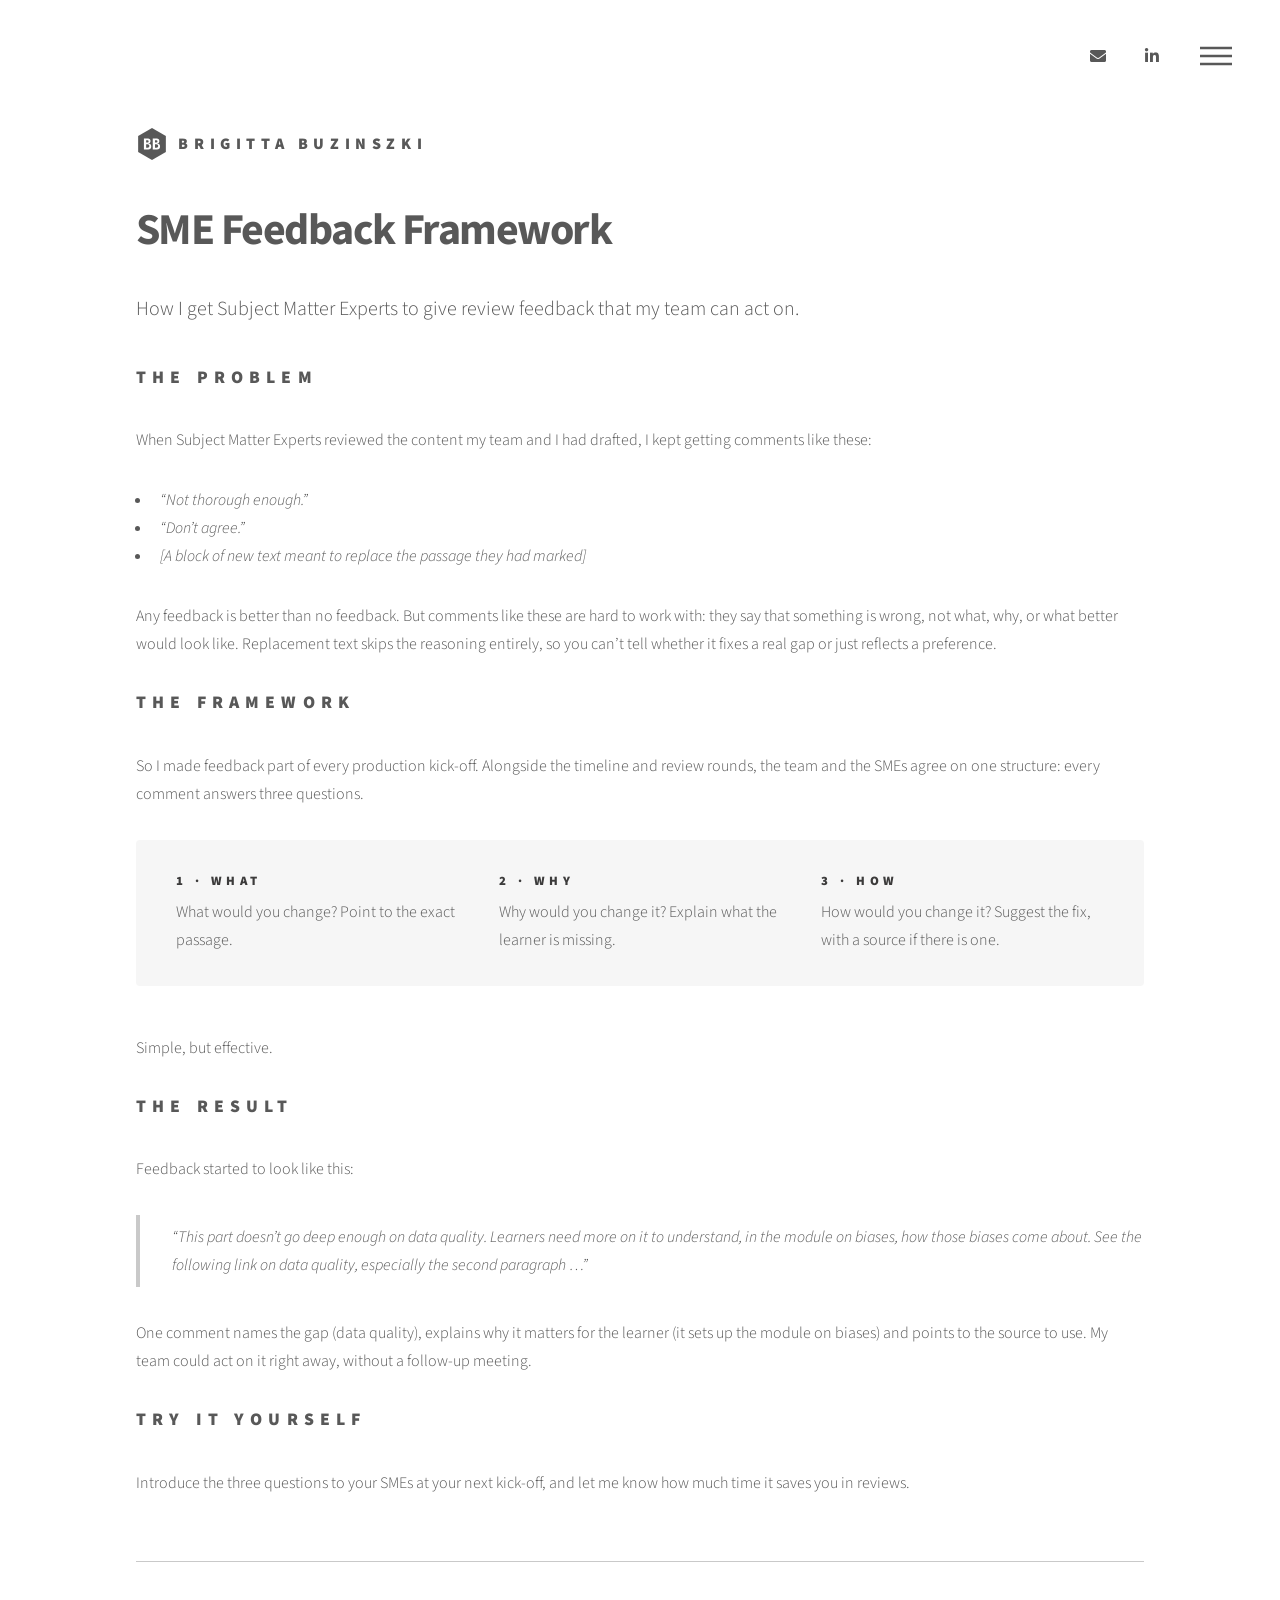
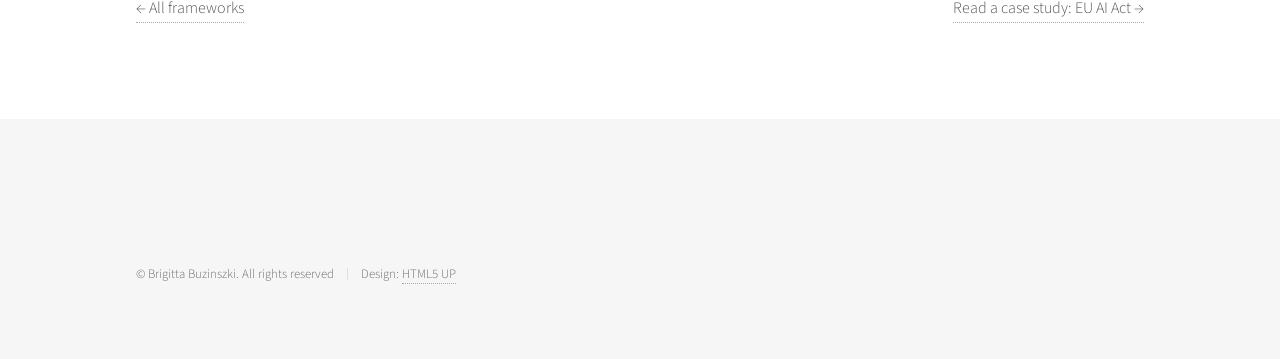
<file: framework-sme-feedback.html>
<!DOCTYPE HTML>
<!--
	Phantom by HTML5 UP
	html5up.net | @ajlkn
	Free for personal and commercial use under the CCA 3.0 license (html5up.net/license)
-->
<html lang="en">
	<head>
		<title>SME Feedback Framework · Brigitta Buzinszki</title>
		<meta charset="utf-8" />
		<meta name="viewport" content="width=device-width, initial-scale=1" />
		<meta name="description" content="A three-question framework that gets Subject Matter Experts to give review feedback you can act on: what to change, why, and how." />
		<meta property="og:type" content="website" />
		<meta property="og:site_name" content="Brigitta Buzinszki" />
		<meta property="og:title" content="SME Feedback Framework · Brigitta Buzinszki" />
		<meta property="og:description" content="A three-question framework that gets Subject Matter Experts to give review feedback you can act on: what to change, why, and how." />
		<meta property="og:url" content="https://bribuzinszki.github.io/framework-sme-feedback.html" />
		<meta property="og:image" content="https://bribuzinszki.github.io/images/og-image.png" />
		<meta property="og:image:width" content="1200" />
		<meta property="og:image:height" content="630" />
		<meta name="twitter:card" content="summary_large_image" />
		<link rel="icon" href="images/favicon-32.png" type="image/png" sizes="32x32" />
		<link rel="icon" href="images/logo.svg" type="image/svg+xml" />
		<link rel="apple-touch-icon" href="images/apple-touch-icon.png" />
		<link rel="stylesheet" href="assets/css/main.css" />
		<noscript><link rel="stylesheet" href="assets/css/noscript.css" /></noscript>
	</head>
	<body class="is-preload">
		<!-- Wrapper -->
			<div id="wrapper">

				<!-- Header -->
					<header id="header">
						<div class="inner">

							<!-- Logo -->
								<a href="index.html" class="logo">
									<span class="symbol"><img src="images/logo.svg" alt="" /></span><span class="title">Brigitta Buzinszki</span>
								</a>

							<!-- Nav -->
								<nav>
									<ul>
										<li><a href="#menu">Menu</a></li>
									</ul>
								</nav>

							<!-- Contact (scrolls with the page, unlike the fixed Menu button) -->
								<ul class="contact-icons">
									<li><a href="#" class="icon solid fa-envelope" aria-label="Email"><span class="label">Email</span></a></li>
									<li><a href="#" class="icon brands fa-linkedin-in" aria-label="LinkedIn"><span class="label">LinkedIn</span></a></li>
								</ul>

						</div>
					</header>

				<!-- Menu -->
					<nav id="menu">
						<h2>Menu</h2>
						<ul>
							<li><a href="index.html">Home</a></li>
							<li>
								<a href="index.html#try-it">Try It Yourself</a>
								<ul>
									<li><a href="rag-exercise.html">Grounding AI with RAG</a></li>
									<li><a href="eu-ai-act-high-risk.html">EU AI Act Essentials</a></li>
									<li><a href="inference-exercise.html">Inference</a></li>
								</ul>
							</li>
							<li>
								<a href="index.html#case-studies">Case Studies</a>
								<ul>
									<li><a href="case-intro-to-llms.html">Intro to LLMs</a></li>
									<li><a href="case-eu-ai-act.html">EU AI Act</a></li>
									<li><a href="case-technical-onboarding.html">Technical Onboarding for Engineers</a></li>
								</ul>
							</li>
							<li>
								<a href="index.html#frameworks">Field-Tested Frameworks</a>
								<ul>
									<li><a href="framework-sme-feedback.html">SME Feedback Framework</a></li>
								</ul>
							</li>
						</ul>
					</nav>

				<!-- Main -->
					<div id="main" role="main">
						<div class="inner">
							<h1>SME Feedback Framework</h1>
							<p class="cs-lead">How I get Subject Matter Experts to give review feedback that my team can act on.</p>

							<h2>The problem</h2>
							<p>When Subject Matter Experts reviewed the content my team and I had drafted, I kept getting comments like these:</p>
							<ul>
								<li><em>“Not thorough enough.”</em></li>
								<li><em>“Don’t agree.”</em></li>
								<li><em>[A block of new text meant to replace the passage they had marked]</em></li>
							</ul>
							<p>Any feedback is better than no feedback. But comments like these are hard to work with: they say that something is wrong, not what, why, or what better would look like. Replacement text skips the reasoning entirely, so you can’t tell whether it fixes a real gap or just reflects a preference.</p>

							<h2>The framework</h2>
							<p>So I made feedback part of every production kick-off. Alongside the timeline and review rounds, the team and the SMEs agree on one structure: every comment answers three questions.</p>
							<dl class="cs-facts">
								<div>
									<dt>1 · What</dt>
									<dd>What would you change? Point to the exact passage.</dd>
								</div>
								<div>
									<dt>2 · Why</dt>
									<dd>Why would you change it? Explain what the learner is missing.</dd>
								</div>
								<div>
									<dt>3 · How</dt>
									<dd>How would you change it? Suggest the fix, with a source if there is one.</dd>
								</div>
							</dl>
							<p>Simple, but effective.</p>

							<h2>The result</h2>
							<p>Feedback started to look like this:</p>
							<blockquote>“This part doesn’t go deep enough on data quality. Learners need more on it to understand, in the module on biases, how those biases come about. See the following link on data quality, especially the second paragraph …”</blockquote>
							<p>One comment names the gap (data quality), explains why it matters for the learner (it sets up the module on biases) and points to the source to use. My team could act on it right away, without a follow-up meeting.</p>

							<h2>Try it yourself</h2>
							<p>Introduce the three questions to your SMEs at your next kick-off, and let me know how much time it saves you in reviews.</p>

							<nav class="cs-pager" aria-label="Frameworks">
								<a href="index.html#frameworks">← All frameworks</a>
								<a href="case-eu-ai-act.html">Read a case study: EU AI Act →</a>
							</nav>
						</div>
					</div>

				<!-- Footer -->
					<footer id="footer">
						<div class="inner">
							<!-- Hidden for now: contact form and social links (contact icons are in the top bar)
							<section>
								<h2>Get in touch</h2>
								<form method="post" action="#">
									<div class="fields">
										<div class="field half">
											<input type="text" name="name" id="name" placeholder="Name" />
										</div>
										<div class="field half">
											<input type="email" name="email" id="email" placeholder="Email" />
										</div>
										<div class="field">
											<textarea name="message" id="message" placeholder="Message"></textarea>
										</div>
									</div>
									<ul class="actions">
										<li><input type="submit" value="Send" class="primary" /></li>
									</ul>
								</form>
							</section>
							<section>
								<h2>Follow</h2>
								<ul class="icons">
									<li><a href="#" class="icon brands style2 fa-twitter"><span class="label">Twitter</span></a></li>
									<li><a href="#" class="icon brands style2 fa-facebook-f"><span class="label">Facebook</span></a></li>
									<li><a href="#" class="icon brands style2 fa-instagram"><span class="label">Instagram</span></a></li>
									<li><a href="#" class="icon brands style2 fa-dribbble"><span class="label">Dribbble</span></a></li>
									<li><a href="#" class="icon brands style2 fa-github"><span class="label">GitHub</span></a></li>
									<li><a href="#" class="icon brands style2 fa-500px"><span class="label">500px</span></a></li>
									<li><a href="#" class="icon solid style2 fa-phone"><span class="label">Phone</span></a></li>
									<li><a href="#" class="icon solid style2 fa-envelope"><span class="label">Email</span></a></li>
								</ul>
							</section>
							-->
							<ul class="copyright">
								<li>&copy; Brigitta Buzinszki. All rights reserved</li><li>Design: <a href="http://html5up.net">HTML5 UP</a></li>
							</ul>
						</div>
					</footer>

			</div>

		<!-- Scripts -->
			<script src="assets/js/jquery.min.js"></script>
			<script src="assets/js/browser.min.js"></script>
			<script src="assets/js/breakpoints.min.js"></script>
			<script src="assets/js/util.js"></script>
			<script src="assets/js/main.js"></script>

	</body>
</html>
</file>
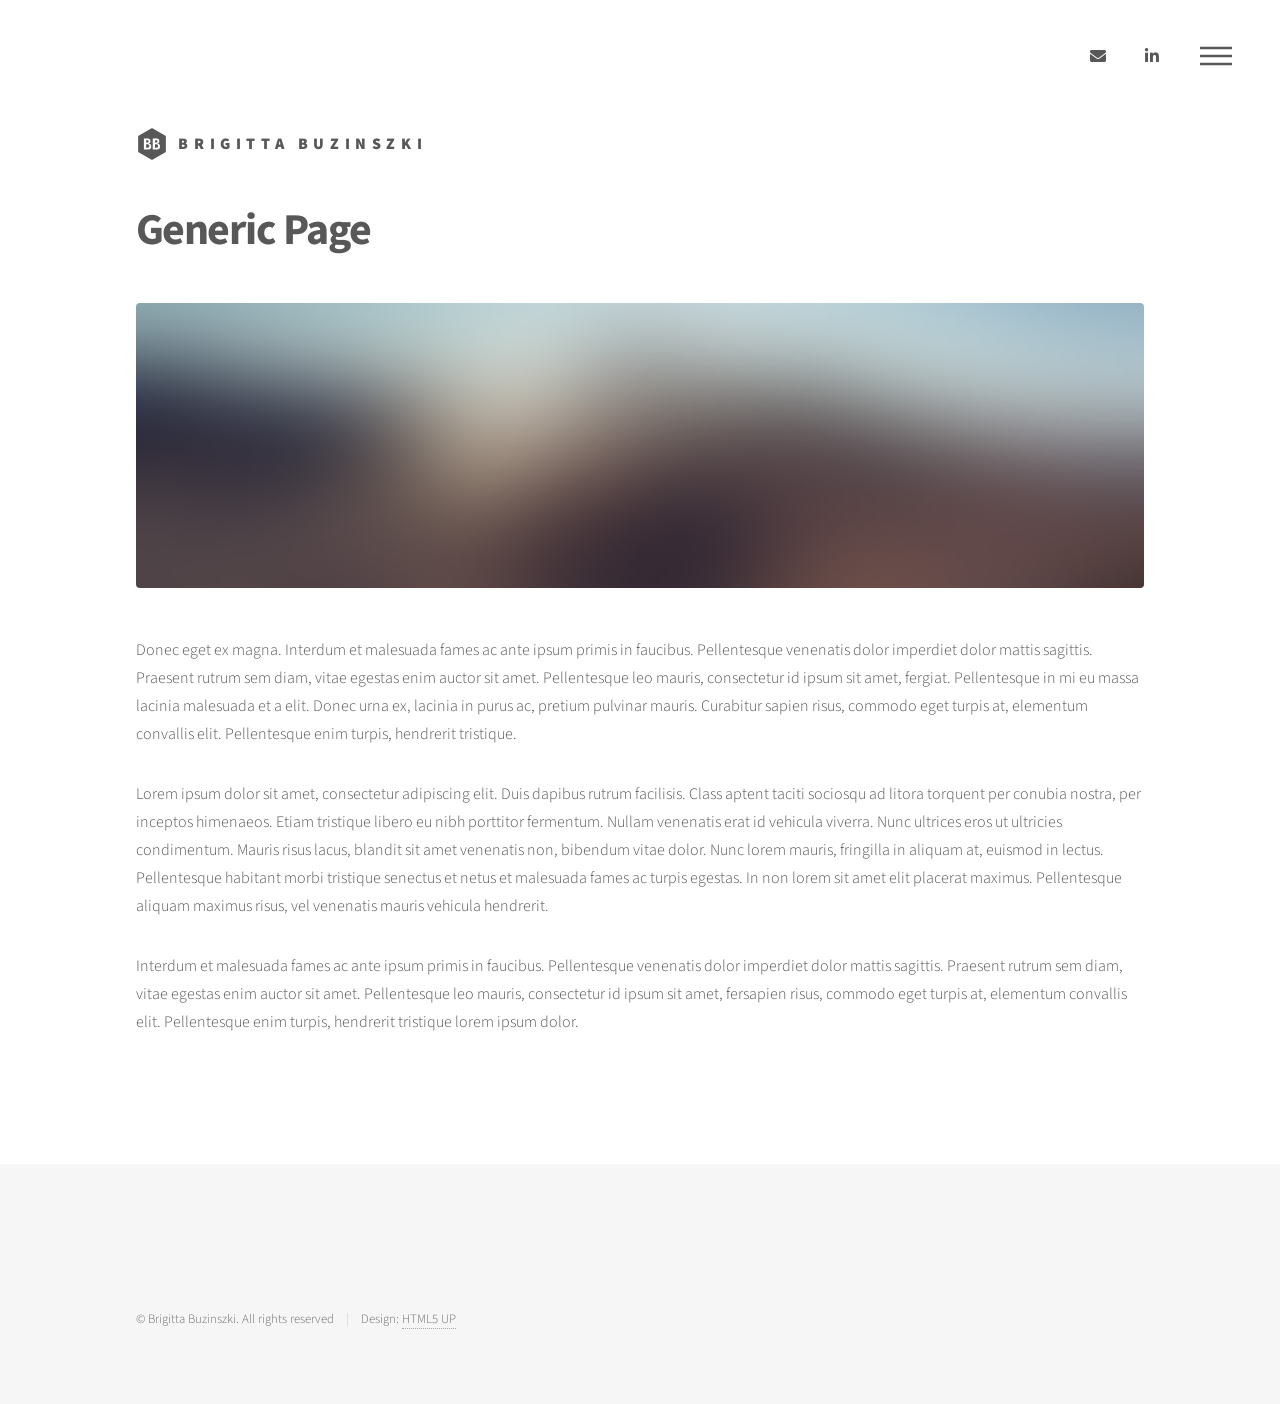
<file: generic.html>
<!DOCTYPE HTML>
<!--
	Phantom by HTML5 UP
	html5up.net | @ajlkn
	Free for personal and commercial use under the CCA 3.0 license (html5up.net/license)
-->
<html lang="en">
	<head>
		<title>Generic - Phantom by HTML5 UP</title>
		<meta charset="utf-8" />
		<meta name="viewport" content="width=device-width, initial-scale=1" />
		<meta name="robots" content="noindex" />
		<link rel="icon" href="images/favicon-32.png" type="image/png" sizes="32x32" />
		<link rel="icon" href="images/logo.svg" type="image/svg+xml" />
		<link rel="apple-touch-icon" href="images/apple-touch-icon.png" />
		<link rel="stylesheet" href="assets/css/main.css" />
		<noscript><link rel="stylesheet" href="assets/css/noscript.css" /></noscript>
	</head>
	<body class="is-preload">
		<!-- Wrapper -->
			<div id="wrapper">

				<!-- Header -->
					<header id="header">
						<div class="inner">

							<!-- Logo -->
								<a href="index.html" class="logo">
									<span class="symbol"><img src="images/logo.svg" alt="" /></span><span class="title">Brigitta Buzinszki</span>
								</a>

							<!-- Nav -->
								<nav>
									<ul>
										<li><a href="#menu">Menu</a></li>
									</ul>
								</nav>

							<!-- Contact (scrolls with the page, unlike the fixed Menu button) -->
								<ul class="contact-icons">
									<li><a href="#" class="icon solid fa-envelope" aria-label="Email"><span class="label">Email</span></a></li>
									<li><a href="#" class="icon brands fa-linkedin-in" aria-label="LinkedIn"><span class="label">LinkedIn</span></a></li>
								</ul>

						</div>
					</header>

				<!-- Menu -->
					<nav id="menu">
						<h2>Menu</h2>
						<ul>
							<li><a href="index.html">Home</a></li>
							<li>
								<a href="index.html#try-it">Try It Yourself</a>
								<ul>
									<li><a href="rag-exercise.html">Grounding AI with RAG</a></li>
									<li><a href="eu-ai-act-high-risk.html">EU AI Act Essentials</a></li>
									<li><a href="inference-exercise.html">Inference</a></li>
								</ul>
							</li>
							<li>
								<a href="index.html#case-studies">Case Studies</a>
								<ul>
									<li><a href="case-intro-to-llms.html">Intro to LLMs</a></li>
									<li><a href="case-eu-ai-act.html">EU AI Act</a></li>
									<li><a href="case-technical-onboarding.html">Technical Onboarding for Engineers</a></li>
								</ul>
							</li>
							<li>
								<a href="index.html#frameworks">Field-Tested Frameworks</a>
								<ul>
									<li><a href="framework-sme-feedback.html">SME Feedback Framework</a></li>
								</ul>
							</li>
						</ul>
					</nav>

				<!-- Main -->
					<div id="main" role="main">
						<div class="inner">
							<h1>Generic Page</h1>
							<span class="image main"><img src="images/pic13.jpg" alt="" /></span>
							<p>Donec eget ex magna. Interdum et malesuada fames ac ante ipsum primis in faucibus. Pellentesque venenatis dolor imperdiet dolor mattis sagittis. Praesent rutrum sem diam, vitae egestas enim auctor sit amet. Pellentesque leo mauris, consectetur id ipsum sit amet, fergiat. Pellentesque in mi eu massa lacinia malesuada et a elit. Donec urna ex, lacinia in purus ac, pretium pulvinar mauris. Curabitur sapien risus, commodo eget turpis at, elementum convallis elit. Pellentesque enim turpis, hendrerit tristique.</p>
							<p>Lorem ipsum dolor sit amet, consectetur adipiscing elit. Duis dapibus rutrum facilisis. Class aptent taciti sociosqu ad litora torquent per conubia nostra, per inceptos himenaeos. Etiam tristique libero eu nibh porttitor fermentum. Nullam venenatis erat id vehicula viverra. Nunc ultrices eros ut ultricies condimentum. Mauris risus lacus, blandit sit amet venenatis non, bibendum vitae dolor. Nunc lorem mauris, fringilla in aliquam at, euismod in lectus. Pellentesque habitant morbi tristique senectus et netus et malesuada fames ac turpis egestas. In non lorem sit amet elit placerat maximus. Pellentesque aliquam maximus risus, vel venenatis mauris vehicula hendrerit.</p>
							<p>Interdum et malesuada fames ac ante ipsum primis in faucibus. Pellentesque venenatis dolor imperdiet dolor mattis sagittis. Praesent rutrum sem diam, vitae egestas enim auctor sit amet. Pellentesque leo mauris, consectetur id ipsum sit amet, fersapien risus, commodo eget turpis at, elementum convallis elit. Pellentesque enim turpis, hendrerit tristique lorem ipsum dolor.</p>
						</div>
					</div>

				<!-- Footer -->
					<footer id="footer">
						<div class="inner">
							<!-- Hidden for now: contact form and social links (contact icons are in the top bar)
							<section>
								<h2>Get in touch</h2>
								<form method="post" action="#">
									<div class="fields">
										<div class="field half">
											<input type="text" name="name" id="name" placeholder="Name" />
										</div>
										<div class="field half">
											<input type="email" name="email" id="email" placeholder="Email" />
										</div>
										<div class="field">
											<textarea name="message" id="message" placeholder="Message"></textarea>
										</div>
									</div>
									<ul class="actions">
										<li><input type="submit" value="Send" class="primary" /></li>
									</ul>
								</form>
							</section>
							<section>
								<h2>Follow</h2>
								<ul class="icons">
									<li><a href="#" class="icon brands style2 fa-twitter"><span class="label">Twitter</span></a></li>
									<li><a href="#" class="icon brands style2 fa-facebook-f"><span class="label">Facebook</span></a></li>
									<li><a href="#" class="icon brands style2 fa-instagram"><span class="label">Instagram</span></a></li>
									<li><a href="#" class="icon brands style2 fa-dribbble"><span class="label">Dribbble</span></a></li>
									<li><a href="#" class="icon brands style2 fa-github"><span class="label">GitHub</span></a></li>
									<li><a href="#" class="icon brands style2 fa-500px"><span class="label">500px</span></a></li>
									<li><a href="#" class="icon solid style2 fa-phone"><span class="label">Phone</span></a></li>
									<li><a href="#" class="icon solid style2 fa-envelope"><span class="label">Email</span></a></li>
								</ul>
							</section>
							-->
							<ul class="copyright">
								<li>&copy; Brigitta Buzinszki. All rights reserved</li><li>Design: <a href="http://html5up.net">HTML5 UP</a></li>
							</ul>
						</div>
					</footer>

			</div>

		<!-- Scripts -->
			<script src="assets/js/jquery.min.js"></script>
			<script src="assets/js/browser.min.js"></script>
			<script src="assets/js/breakpoints.min.js"></script>
			<script src="assets/js/util.js"></script>
			<script src="assets/js/main.js"></script>

	</body>
</html>
</file>
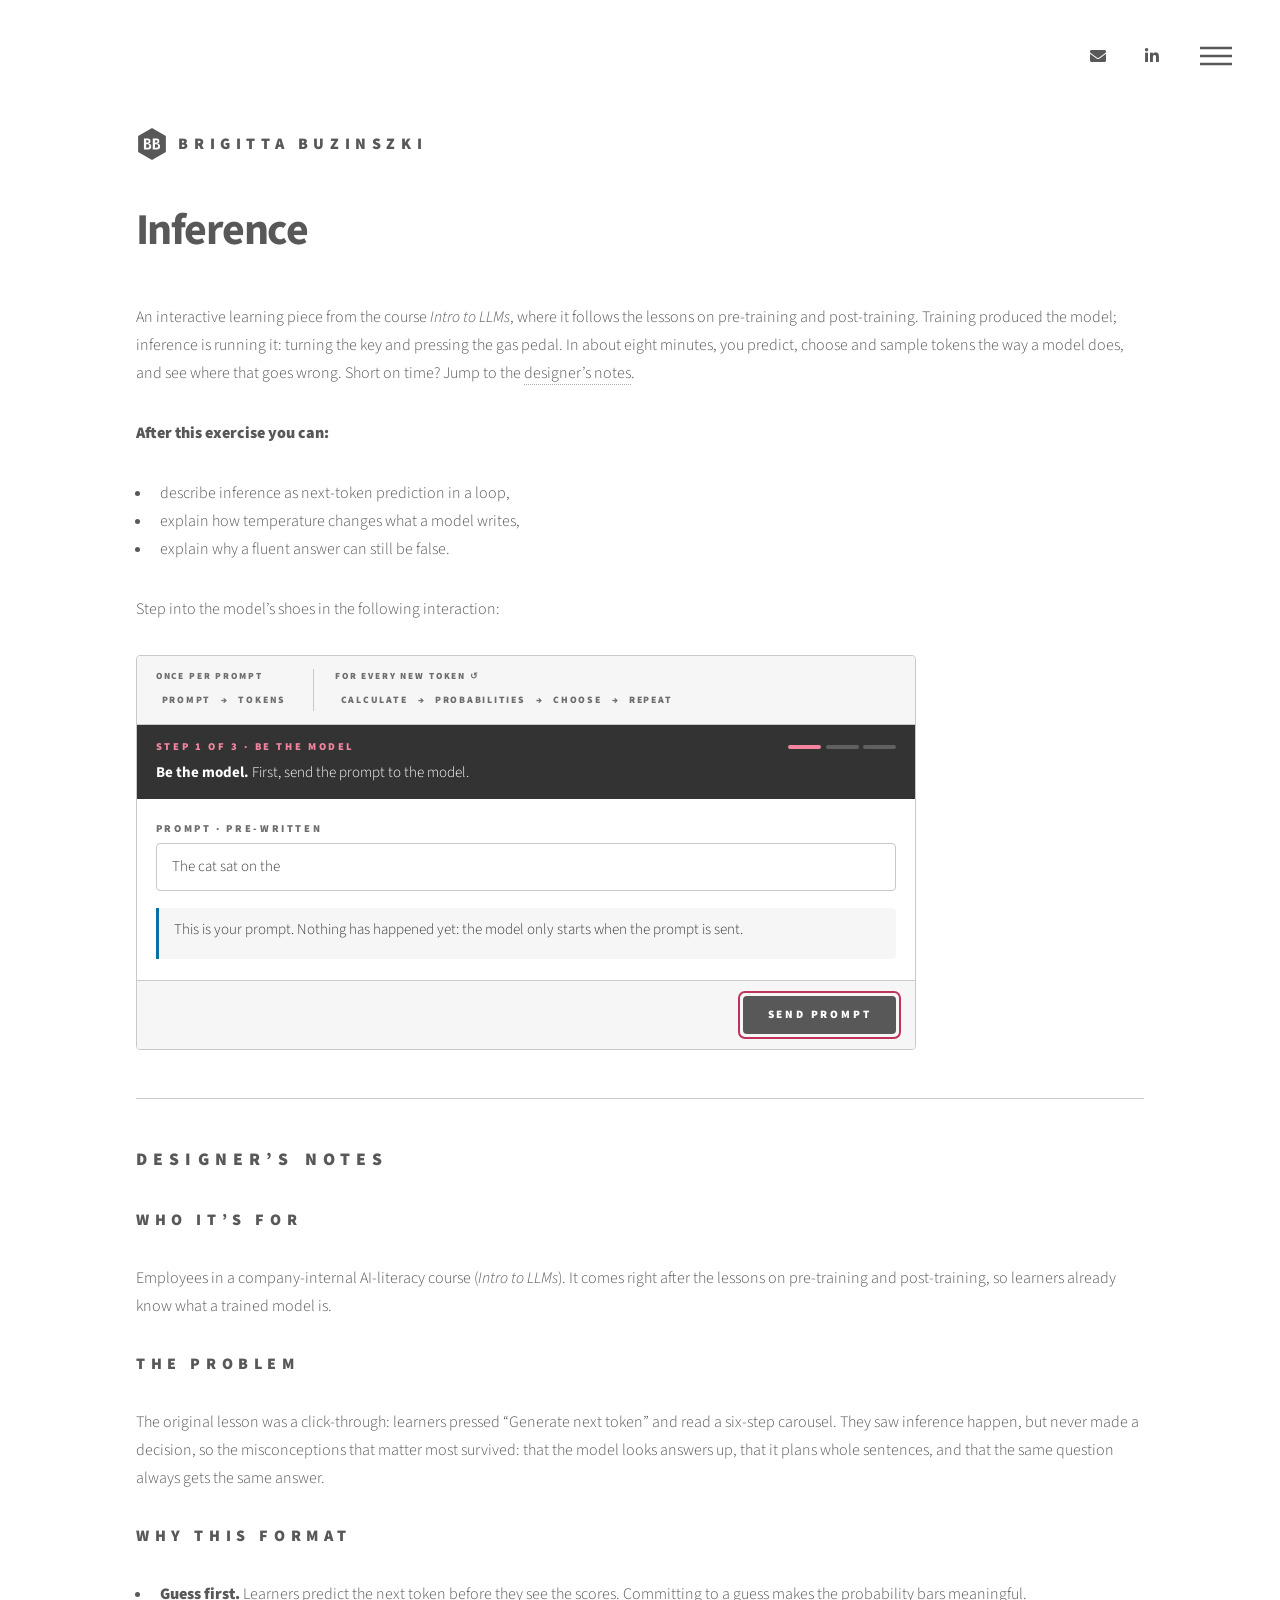
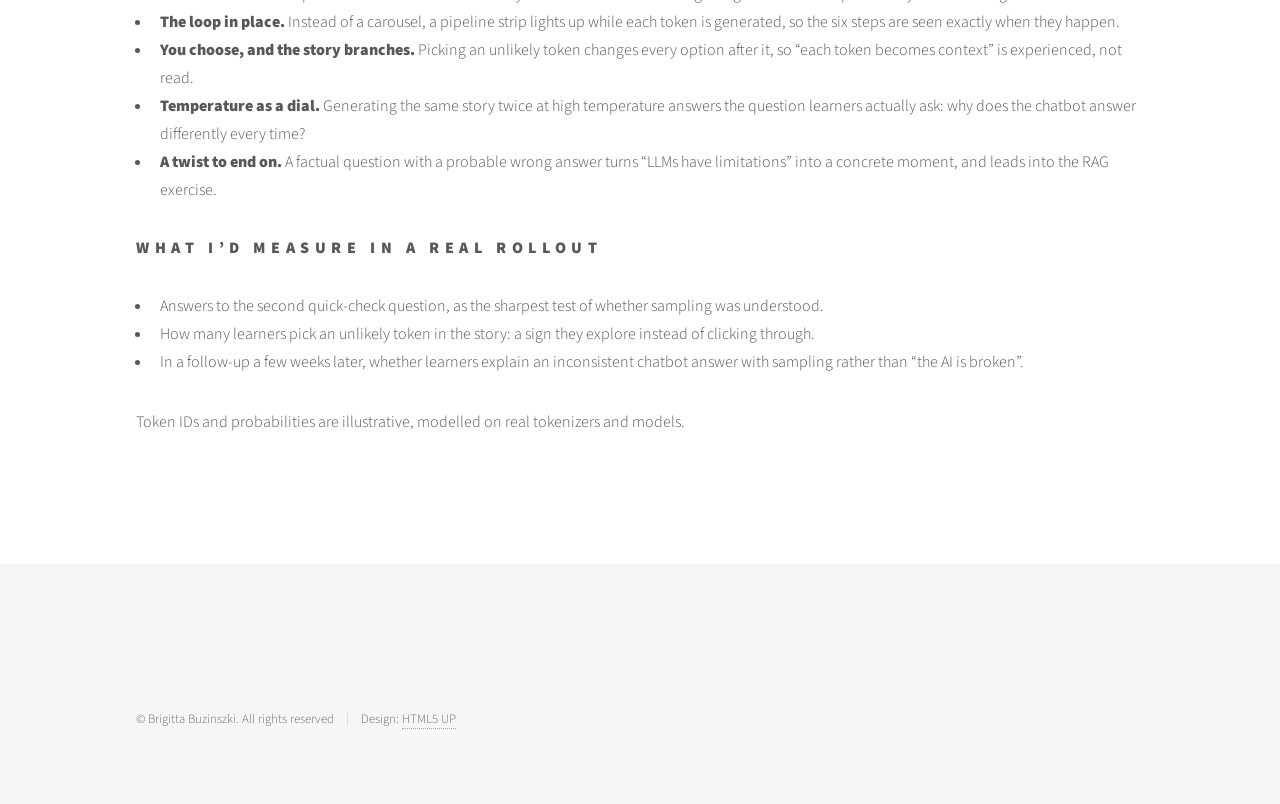
<file: inference-exercise.html>
<!DOCTYPE HTML>
<!--
	Phantom by HTML5 UP
	html5up.net | @ajlkn
	Free for personal and commercial use under the CCA 3.0 license (html5up.net/license)
-->
<html lang="en">
	<head>
		<title>Inference · Brigitta Buzinszki</title>
		<meta charset="utf-8" />
		<meta name="viewport" content="width=device-width, initial-scale=1" />
		<meta name="description" content="Interactive exercise: predict, pick and sample tokens like an LLM, and see why a fluent answer can still be false." />
		<meta property="og:type" content="website" />
		<meta property="og:site_name" content="Brigitta Buzinszki" />
		<meta property="og:title" content="Inference · Brigitta Buzinszki" />
		<meta property="og:description" content="Interactive exercise: predict, pick and sample tokens like an LLM, and see why a fluent answer can still be false." />
		<meta property="og:url" content="https://bribuzinszki.github.io/inference-exercise.html" />
		<meta property="og:image" content="https://bribuzinszki.github.io/images/og-image.png" />
		<meta property="og:image:width" content="1200" />
		<meta property="og:image:height" content="630" />
		<meta name="twitter:card" content="summary_large_image" />
		<link rel="icon" href="images/favicon-32.png" type="image/png" sizes="32x32" />
		<link rel="icon" href="images/logo.svg" type="image/svg+xml" />
		<link rel="apple-touch-icon" href="images/apple-touch-icon.png" />
		<link rel="stylesheet" href="assets/css/main.css" />
		<noscript><link rel="stylesheet" href="assets/css/noscript.css" /></noscript>
	</head>
	<body class="is-preload">
		<!-- Wrapper -->
			<div id="wrapper">

				<!-- Header -->
					<header id="header">
						<div class="inner">

							<!-- Logo -->
								<a href="index.html" class="logo">
									<span class="symbol"><img src="images/logo.svg" alt="" /></span><span class="title">Brigitta Buzinszki</span>
								</a>

							<!-- Nav -->
								<nav>
									<ul>
										<li><a href="#menu">Menu</a></li>
									</ul>
								</nav>

							<!-- Contact (scrolls with the page, unlike the fixed Menu button) -->
								<ul class="contact-icons">
									<li><a href="#" class="icon solid fa-envelope" aria-label="Email"><span class="label">Email</span></a></li>
									<li><a href="#" class="icon brands fa-linkedin-in" aria-label="LinkedIn"><span class="label">LinkedIn</span></a></li>
								</ul>

						</div>
					</header>

				<!-- Menu -->
					<nav id="menu">
						<h2>Menu</h2>
						<ul>
							<li><a href="index.html">Home</a></li>
							<li>
								<a href="index.html#try-it">Try It Yourself</a>
								<ul>
									<li><a href="rag-exercise.html">Grounding AI with RAG</a></li>
									<li><a href="eu-ai-act-high-risk.html">EU AI Act Essentials</a></li>
									<li><a href="inference-exercise.html">Inference</a></li>
								</ul>
							</li>
							<li>
								<a href="index.html#case-studies">Case Studies</a>
								<ul>
									<li><a href="case-intro-to-llms.html">Intro to LLMs</a></li>
									<li><a href="case-eu-ai-act.html">EU AI Act</a></li>
									<li><a href="case-technical-onboarding.html">Technical Onboarding for Engineers</a></li>
								</ul>
							</li>
							<li>
								<a href="index.html#frameworks">Field-Tested Frameworks</a>
								<ul>
									<li><a href="framework-sme-feedback.html">SME Feedback Framework</a></li>
								</ul>
							</li>
						</ul>
					</nav>

				<!-- Main -->
					<div id="main" role="main">
						<div class="inner">
							<h1>Inference</h1>
							<p>An interactive learning piece from the course <em>Intro to LLMs</em>, where it follows the lessons on pre-training and post-training. Training produced the model; inference is running it: turning the key and pressing the gas pedal. In about eight minutes, you predict, choose and sample tokens the way a model does, and see where that goes wrong. Short on time? Jump to the <a href="#design-notes">designer’s notes</a>.</p>
							<p><b>After this exercise you can:</b></p>
							<ul>
								<li>describe inference as next-token prediction in a loop,</li>
								<li>explain how temperature changes what a model writes,</li>
								<li>explain why a fluent answer can still be false.</li>
							</ul>
							<p>Step into the model’s shoes in the following interaction:</p>

							<!-- ============ INFERENCE EXERCISE START (self-contained: copy everything down to INFERENCE EXERCISE END) ============ -->
							<style>
								@import url('https://fonts.googleapis.com/css?family=Source+Sans+Pro:300,700,900');

								#inf-exercise {
									/* Palette from the portfolio (Phantom greys + the accessible accent shades) */
									--inf-fg: #585858;
									--inf-fg-bold: #3c3b3b;
									--inf-fg-light: #6e6e6e;
									--inf-bg: #ffffff;
									--inf-bg-alt: #f6f6f6;
									--inf-dark: #333333;
									--inf-border: #c9c9c9;
									--inf-pink: #c2335b;
									--inf-pink-on-dark: #f2849e;
									--inf-blue: #0c6ea7;
									--inf-teal: #277166;
									--inf-teal-on-dark: #7bd0c1;
									--inf-radius: 4px;
									font-family: 'Source Sans Pro', Helvetica, sans-serif;
									font-size: clamp(15px, 0.85em, 18px);
									font-weight: 300;
									line-height: 1.65;
									letter-spacing: normal;
									color: var(--inf-fg);
									max-width: 52em;
									margin: 0 0 2.5em 0;
									text-align: left;
								}
								/* Neutralise the template's global element styles inside the exercise */
								#inf-exercise *, #inf-exercise *::before, #inf-exercise *::after { box-sizing: border-box; }
								#inf-exercise p, #inf-exercise h3, #inf-exercise ol, #inf-exercise ul, #inf-exercise li, #inf-exercise label {
									margin: 0; padding: 0; font: inherit; color: inherit; list-style: none;
									letter-spacing: normal; text-transform: none;
								}
								#inf-exercise b, #inf-exercise strong { font-weight: 700; color: var(--inf-fg-bold); }
								#inf-exercise a { color: var(--inf-fg-bold); border-bottom: 1px dotted currentColor; text-decoration: none; }
								#inf-exercise a:hover { color: var(--inf-pink) !important; border-bottom-color: transparent; }
								#inf-exercise button { all: unset; box-sizing: border-box; font-family: inherit; }
								#inf-exercise [hidden] { display: none !important; }
								#inf-exercise :focus-visible { outline: 2px solid var(--inf-pink); outline-offset: 3px; }
								#inf-exercise .inf-sr {
									position: absolute; width: 1px; height: 1px; overflow: hidden;
									clip: rect(0 0 0 0); white-space: nowrap;
								}
								#inf-exercise .inf-eyebrow {
									display: block; font-size: 0.7em; font-weight: 900; text-transform: uppercase; letter-spacing: 0.25em; color: var(--inf-fg-light);
								}

								/* ---------- Window + pipeline (two groups: once per prompt, then the per-token loop) ---------- */
								#inf-exercise .inf-window { background: var(--inf-bg); border: 1px solid var(--inf-border); border-radius: var(--inf-radius); overflow: hidden; }
								#inf-exercise .inf-header { padding: 0.85em 1.25em; background: var(--inf-bg-alt); border-bottom: 1px solid var(--inf-border); }
								#inf-exercise .inf-pipe { display: flex; flex-wrap: wrap; align-items: flex-start; gap: 0.6em 1.4em; }
								#inf-exercise .inf-pipe-group { display: grid; gap: 0.35em; }
								#inf-exercise .inf-pipe-group + .inf-pipe-group { padding-left: 1.4em; border-left: 1px solid var(--inf-border); }
								#inf-exercise .inf-pipe-label { font-size: 0.62em; font-weight: 900; text-transform: uppercase; letter-spacing: 0.2em; color: var(--inf-fg-light); }
								#inf-exercise .inf-pipe ol { display: flex; flex-wrap: wrap; align-items: center; gap: 0.2em; }
								#inf-exercise .inf-pipe li {
									position: relative; display: inline-flex; align-items: center; padding: 0.3em 0.6em; border-radius: var(--inf-radius);
									font-size: 0.65em; font-weight: 900; text-transform: uppercase; letter-spacing: 0.18em;
									color: var(--inf-fg-light); transition: background 0.25s, color 0.25s;
								}
								#inf-exercise .inf-pipe li + li { margin-left: 1.3em; }
								#inf-exercise .inf-pipe li + li::before { content: "\2192"; position: absolute; left: -1.15em; letter-spacing: 0; color: var(--inf-fg-light); }
								#inf-exercise .inf-pipe li.is-current { background: var(--inf-dark); color: #ffffff; }

								/* ---------- Task band (instruction, at the top) ---------- */
								#inf-exercise .inf-task { display: grid; gap: 0.35em; padding: 0.9em 1.25em; background: var(--inf-dark); color: #ffffff; }
								#inf-exercise .inf-task.inf-flash { animation: inf-flash 0.9s ease-out; }
								#inf-exercise .inf-task-top { display: flex; align-items: center; justify-content: space-between; gap: 1em; }
								#inf-exercise .inf-task-step { font-size: 0.7em; font-weight: 900; text-transform: uppercase; letter-spacing: 0.25em; color: var(--inf-pink-on-dark); }
								#inf-exercise .inf-progress { display: flex; gap: 0.3em; }
								#inf-exercise .inf-progress li { width: 2.2em; height: 0.3em; border-radius: 0.3em; background: rgba(255, 255, 255, 0.22); transition: background 0.3s; }
								#inf-exercise .inf-progress li.is-current { background: var(--inf-pink-on-dark); }
								#inf-exercise .inf-progress li.is-done { background: var(--inf-teal-on-dark); }
								#inf-exercise .inf-task-text, #inf-exercise .inf-task-text b { color: #ffffff; }

								/* ---------- Stage ---------- */
								#inf-exercise .inf-stage { display: grid; gap: 1.1em; padding: 1.4em 1.25em; }
								#inf-exercise .inf-promptbox { display: grid; gap: 0.4em; }
								#inf-exercise .inf-prompt {
									padding: 0.7em 1em; border: 1px solid var(--inf-border); border-radius: var(--inf-radius);
									background: var(--inf-bg); color: var(--inf-fg-bold); transition: box-shadow 0.25s, background 0.25s;
								}
								#inf-exercise .inf-promptbox.is-active .inf-prompt { box-shadow: inset 0 0 0 1px var(--inf-dark); background: var(--inf-bg-alt); }
								#inf-exercise .inf-ctx { display: flex; flex-wrap: wrap; gap: 0.4em; margin-top: 0.4em; min-height: 2.9em; }
								#inf-exercise .inf-chip {
									display: inline-grid; justify-items: center; min-width: 2.4em; padding: 0.3em 0.6em 0.35em;
									border-radius: var(--inf-radius); background: var(--inf-bg-alt); border: 1px solid var(--inf-border); line-height: 1.25;
									animation: inf-in 0.3s ease-out both;
								}
								#inf-exercise .inf-chip-id { font-size: 0.62em; font-weight: 700; color: var(--inf-fg-light); font-variant-numeric: tabular-nums; }
								#inf-exercise .inf-chip-w { font-weight: 700; color: var(--inf-fg-bold); white-space: pre; }
								#inf-exercise .inf-chip.is-new { background: var(--inf-teal); border-color: var(--inf-teal); }
								#inf-exercise .inf-chip.is-new .inf-chip-id, #inf-exercise .inf-chip.is-new .inf-chip-w { color: #ffffff; }
								#inf-exercise .inf-chip.is-end { background: var(--inf-dark); border-color: var(--inf-dark); }
								#inf-exercise .inf-chip.is-end .inf-chip-id, #inf-exercise .inf-chip.is-end .inf-chip-w { color: #ffffff; }
								#inf-exercise .inf-chip--next { background: var(--inf-bg); border: 1px dashed var(--inf-fg-light); animation: inf-wait 1.4s ease-in-out infinite; }

								/* Narration line + "Good to know" disclosure */
								#inf-exercise .inf-narr {
									display: flex; align-items: flex-start; gap: 1em; min-height: 3.4em; padding: 0.7em 1em;
									background: var(--inf-bg-alt); border-left: 3px solid var(--inf-blue); border-radius: 0 var(--inf-radius) var(--inf-radius) 0;
									transition: border-color 0.25s, background 0.25s;
								}
								#inf-exercise .inf-narr.is-correct { border-left-color: var(--inf-teal); background: rgba(39, 113, 102, 0.08); }
								#inf-exercise .inf-narr.is-wrong { border-left-color: var(--inf-pink); background: rgba(194, 51, 91, 0.06); }
								#inf-exercise .inf-caption { flex: 1; color: var(--inf-fg-bold); }
								#inf-exercise .inf-info {
									position: relative; flex: none; display: inline-flex; align-items: center; gap: 0.45em; padding: 0.35em 0.7em;
									border-radius: 1em; cursor: pointer; white-space: nowrap;
									font-size: 0.65em; font-weight: 900; text-transform: uppercase; letter-spacing: 0.15em;
									color: var(--inf-fg) !important; background: var(--inf-bg); box-shadow: inset 0 0 0 1px var(--inf-border);
									transition: box-shadow 0.2s, color 0.2s;
								}
								#inf-exercise .inf-info::before {
									content: "i"; display: grid; place-items: center; width: 1.4em; height: 1.4em; border-radius: 50%;
									font-style: italic; letter-spacing: 0; color: #ffffff; background: var(--inf-teal);
								}
								#inf-exercise .inf-info:hover { color: var(--inf-fg-bold) !important; box-shadow: inset 0 0 0 1px var(--inf-teal); }
								#inf-exercise .inf-info[aria-expanded="true"] { box-shadow: inset 0 0 0 2px var(--inf-teal); }
								#inf-exercise .inf-info.has-new::after {
									content: ""; position: absolute; top: -0.2em; right: -0.2em; width: 0.75em; height: 0.75em; border-radius: 50%;
									background: var(--inf-pink); box-shadow: 0 0 0 2px var(--inf-bg-alt);
								}
								#inf-exercise .inf-note {
									margin-top: -0.6em; padding: 0.75em 1em; font-size: 0.95em;
									background: var(--inf-bg); border: 1px solid var(--inf-border); border-top: 3px solid var(--inf-teal); border-radius: var(--inf-radius);
									animation: inf-in 0.25s ease-out both;
								}

								#inf-exercise .inf-thinking { display: inline-flex; align-items: center; gap: 0.75em; }
								#inf-exercise .inf-dots { display: inline-flex; gap: 0.3em; }
								#inf-exercise .inf-dots i { width: 0.45em; height: 0.45em; border-radius: 50%; background: var(--inf-fg); animation: inf-dot 1s infinite ease-in-out; }
								#inf-exercise .inf-dots i:nth-child(2) { animation-delay: 0.15s; }
								#inf-exercise .inf-dots i:nth-child(3) { animation-delay: 0.3s; }

								/* Candidate tokens with probability bars */
								#inf-exercise .inf-cands { position: relative; display: grid; gap: 0.45em; }
								#inf-exercise .inf-cands:empty { display: none; }
								#inf-exercise .inf-cand {
									display: grid; grid-template-columns: minmax(8em, 11em) minmax(0, 1fr) 4.4em; align-items: center; gap: 1em;
									padding: 0.55em 0.9em; border-radius: var(--inf-radius); text-align: left;
									color: var(--inf-fg) !important; background: var(--inf-bg); box-shadow: inset 0 0 0 1px var(--inf-border);
									transition: box-shadow 0.2s, background 0.2s;
									animation: inf-in 0.3s ease-out both;
								}
								#inf-exercise button.inf-cand { cursor: pointer; }
								#inf-exercise button.inf-cand:hover:not(:disabled) { box-shadow: inset 0 0 0 2px var(--inf-pink); }
								#inf-exercise button.inf-cand:disabled { cursor: default; }
								#inf-exercise .inf-cand-tok { display: flex; align-items: baseline; flex-wrap: wrap; gap: 0 0.5em; }
								#inf-exercise .inf-cand-w { font-weight: 700; color: var(--inf-fg-bold); }
								#inf-exercise .inf-cand-id { font-size: 0.75em; color: var(--inf-fg-light); font-variant-numeric: tabular-nums; }
								#inf-exercise .inf-bar { display: block; height: 0.75em; border-radius: 0.4em; background: var(--inf-bg-alt); overflow: hidden; }
								#inf-exercise .inf-fill { display: block; width: 0; height: 100%; border-radius: 0.4em; background: var(--inf-blue); transition: width 0.6s ease-out; }
								#inf-exercise .inf-pct { text-align: right; font-weight: 700; color: var(--inf-fg-bold); font-variant-numeric: tabular-nums; }
								#inf-exercise .inf-cands.is-hidden .inf-bar {
									background: repeating-linear-gradient(-45deg, var(--inf-bg-alt) 0 6px, #e6e6e6 6px 12px);
								}
								#inf-exercise .inf-cand--other { box-shadow: none; background: transparent; padding-top: 0.2em; padding-bottom: 0.2em; }
								#inf-exercise .inf-cand--other .inf-cand-w { font-weight: 300; font-style: italic; color: var(--inf-fg); }
								#inf-exercise .inf-cand--other .inf-fill { background: var(--inf-border); }
								#inf-exercise .inf-cand--other .inf-pct { font-weight: 300; color: var(--inf-fg); }
								#inf-exercise .inf-cand.is-guess { box-shadow: inset 0 0 0 2px var(--inf-dark); }
								#inf-exercise .inf-cand.is-guess .inf-cand-w::after { content: " \00B7  your guess"; font-weight: 300; font-size: 0.85em; color: var(--inf-fg-light); }
								#inf-exercise .inf-cand.is-picked { background: rgba(39, 113, 102, 0.08); box-shadow: inset 0 0 0 2px var(--inf-teal); }
								#inf-exercise .inf-cand.is-picked .inf-fill { background: var(--inf-teal); }

								/* Generated texts (compact) */
								#inf-exercise .inf-outputs { display: grid; gap: 0.35em; }
								#inf-exercise .inf-outputs li {
									display: grid; grid-template-columns: minmax(7.5em, 10em) minmax(0, 1fr); gap: 0.2em 1em; align-items: baseline;
									padding: 0.45em 0.9em; font-size: 0.95em; background: var(--inf-bg-alt); border-radius: var(--inf-radius); animation: inf-in 0.35s ease-out both;
								}
								#inf-exercise .inf-out-tag { font-size: 0.65em; font-weight: 900; text-transform: uppercase; letter-spacing: 0.18em; color: var(--inf-fg-light); }
								#inf-exercise .inf-out-tag .is-ok { color: var(--inf-teal); }
								#inf-exercise .inf-out-tag .is-bad { color: var(--inf-pink); }
								#inf-exercise .inf-out-text { color: var(--inf-fg-bold); }

								/* ---------- Controls: temperature + main action ---------- */
								#inf-exercise .inf-controls {
									display: flex; flex-wrap: wrap; align-items: center; justify-content: space-between; gap: 1em;
									padding: 1em 1.25em; background: var(--inf-bg-alt); border-top: 1px solid var(--inf-border);
								}
								#inf-exercise .inf-controls:not(:has(> :not([hidden]))) { display: none; }
								#inf-exercise .inf-temp { position: relative; display: flex; flex-wrap: wrap; align-items: center; gap: 0.5em 1em; }
								#inf-exercise .inf-seg { position: relative; display: inline-flex; border-radius: var(--inf-radius); box-shadow: inset 0 0 0 1px var(--inf-border); background: var(--inf-bg); }
								#inf-exercise .inf-temp-btn {
									padding: 0.75em 1.2em; border-radius: var(--inf-radius); cursor: pointer;
									font-size: 0.68em; font-weight: 900; text-transform: uppercase; letter-spacing: 0.2em;
									color: var(--inf-fg) !important; transition: background 0.2s, color 0.2s;
								}
								#inf-exercise .inf-temp-btn:hover:not(:disabled) { color: var(--inf-pink) !important; }
								#inf-exercise .inf-temp-btn[aria-pressed="true"] { background: var(--inf-dark); color: #ffffff !important; }
								#inf-exercise .inf-temp-btn:disabled { cursor: not-allowed; }
								#inf-exercise .inf-temp-hint { font-size: 0.9em; color: var(--inf-fg); }
								#inf-exercise .inf-run {
									position: relative; display: inline-flex; align-items: center; justify-content: center; margin-left: auto;
									height: 3.4em; padding: 0 2.2em; border-radius: var(--inf-radius); cursor: pointer;
									font-size: 0.75em; font-weight: 900; text-transform: uppercase; letter-spacing: 0.25em;
									color: #ffffff !important; background: var(--inf-fg); transition: background 0.2s, transform 0.1s, opacity 0.2s;
								}
								#inf-exercise .inf-run:hover, #inf-exercise .inf-run:focus-visible { background: var(--inf-pink); }
								#inf-exercise .inf-run:active { transform: translateY(1px); }
								#inf-exercise .inf-run:disabled { opacity: 0.35; cursor: not-allowed; }
								#inf-exercise .inf-btn {
									position: relative; display: inline-flex; align-items: center; height: 3.2em; padding: 0 1.6em;
									border-radius: var(--inf-radius); cursor: pointer;
									font-size: 0.7em; font-weight: 900; text-transform: uppercase; letter-spacing: 0.25em;
									color: var(--inf-fg) !important; box-shadow: inset 0 0 0 2px var(--inf-fg); transition: color 0.2s, box-shadow 0.2s;
								}
								#inf-exercise .inf-btn:hover { color: var(--inf-pink) !important; box-shadow: inset 0 0 0 2px var(--inf-pink); }

								/* ---------- Debrief + quick check ---------- */
								#inf-exercise .inf-debrief {
									display: grid; gap: 1.1em; justify-items: start; margin-top: 1.5em; padding: 1.4em 1.5em;
									background: var(--inf-bg-alt); border-radius: var(--inf-radius); outline: none;
								}
								#inf-exercise .inf-debrief-title { font-size: 1.15em; font-weight: 700; color: var(--inf-fg-bold); }
								#inf-exercise .inf-takeaways { display: grid; gap: 0.6em; counter-reset: inf-take; }
								#inf-exercise .inf-takeaways li { position: relative; padding-left: 2em; counter-increment: inf-take; }
								#inf-exercise .inf-takeaways li::before {
									content: counter(inf-take); position: absolute; left: 0; top: 0.1em; width: 1.4em; height: 1.4em; border-radius: 50%;
									display: grid; place-items: center; font-size: 0.85em; font-weight: 900; color: #ffffff; background: var(--inf-teal);
								}
								#inf-exercise .inf-quiz { display: grid; gap: 1.2em; width: 100%; }
								#inf-exercise .inf-q { display: grid; gap: 0.6em; padding: 1em 1.1em; background: var(--inf-bg); border-radius: var(--inf-radius); }
								#inf-exercise .inf-q-title { font-weight: 700; color: var(--inf-fg-bold); line-height: 1.4; }
								#inf-exercise .inf-options { display: grid; gap: 0.45em; }
								#inf-exercise .inf-option {
									display: block; padding: 0.6em 1em; border-radius: var(--inf-radius); cursor: pointer;
									color: var(--inf-fg) !important; background: var(--inf-bg); box-shadow: inset 0 0 0 1px var(--inf-border);
									transition: box-shadow 0.2s, background 0.2s;
								}
								#inf-exercise .inf-option:hover:not(:disabled) { box-shadow: inset 0 0 0 2px var(--inf-pink); }
								#inf-exercise .inf-option:disabled { cursor: default; }
								#inf-exercise .inf-option.is-correct { background: rgba(39, 113, 102, 0.08); box-shadow: inset 0 0 0 2px var(--inf-teal); }
								#inf-exercise .inf-option.is-wrong { background: rgba(194, 51, 91, 0.06); box-shadow: inset 0 0 0 2px var(--inf-pink); }
								#inf-exercise .inf-feedback {
									padding: 0.8em 1em; border-left: 4px solid; border-radius: 0 var(--inf-radius) var(--inf-radius) 0;
									animation: inf-in 0.35s ease-out both;
								}
								#inf-exercise .inf-feedback.is-correct { border-color: var(--inf-teal); background: rgba(39, 113, 102, 0.08); }
								#inf-exercise .inf-feedback.is-wrong { border-color: var(--inf-pink); background: rgba(194, 51, 91, 0.06); }
								#inf-exercise .inf-debrief-actions { display: flex; flex-wrap: wrap; align-items: center; gap: 1em 1.5em; }

								/* ---------- "Do this next" ring ---------- */
								#inf-exercise .inf-attn { position: relative; }
								#inf-exercise .inf-attn::after {
									content: ""; position: absolute; inset: -5px; border: 2px solid var(--inf-pink); border-radius: 7px;
									pointer-events: none; animation: inf-ring 1.6s ease-out infinite;
								}

								@keyframes inf-in { from { opacity: 0; transform: translateY(4px); } to { opacity: 1; transform: none; } }
								@keyframes inf-dot { 0%, 80%, 100% { opacity: 0.25; } 40% { opacity: 1; } }
								@keyframes inf-wait { 0%, 100% { border-color: var(--inf-border); } 50% { border-color: var(--inf-fg); } }
								@keyframes inf-ring { 0% { opacity: 1; transform: scale(0.99); } 70% { opacity: 0; transform: scale(1.03); } 100% { opacity: 0; } }
								@keyframes inf-flash { 0% { box-shadow: inset 6px 0 0 var(--inf-pink-on-dark); background: #4a4a4a; } 100% { box-shadow: inset 0 0 0 transparent; background: var(--inf-dark); } }

								@media (max-width: 600px) {
									#inf-exercise .inf-pipe-group + .inf-pipe-group { padding-left: 0; border-left: 0; }
									#inf-exercise .inf-narr { flex-direction: column; gap: 0.6em; }
									#inf-exercise .inf-outputs li { grid-template-columns: minmax(0, 1fr); }
								}
								@media (max-width: 480px) {
									#inf-exercise .inf-cand { grid-template-columns: minmax(0, 1fr) 4em; grid-template-areas: "tok pct" "bar bar"; gap: 0.35em 0.8em; }
									#inf-exercise .inf-cand-tok { grid-area: tok; }
									#inf-exercise .inf-bar { grid-area: bar; }
									#inf-exercise .inf-pct { grid-area: pct; }
									#inf-exercise .inf-run { width: 100%; }
								}
								@media (prefers-reduced-motion: reduce) {
									#inf-exercise *, #inf-exercise *::before, #inf-exercise *::after { animation: none !important; transition: none !important; }
									#inf-exercise .inf-attn::after { opacity: 1; }
								}
							</style>

							<div id="inf-exercise">
								<div class="inf-window">
									<div class="inf-header">
										<div class="inf-pipe" id="inf-pipe" role="group" aria-label="The inference loop">
											<div class="inf-pipe-group">
												<span class="inf-pipe-label">Once per prompt</span>
												<ol>
													<li data-stage="prompt">Prompt</li>
													<li data-stage="tokens">Tokens</li>
												</ol>
											</div>
											<div class="inf-pipe-group">
												<span class="inf-pipe-label">For every new token &#8634;</span>
												<ol>
													<li data-stage="calc">Calculate</li>
													<li data-stage="probs">Probabilities</li>
													<li data-stage="choose">Choose</li>
													<li data-stage="repeat">Repeat</li>
												</ol>
											</div>
										</div>
									</div>

									<div class="inf-task" id="inf-task">
										<div class="inf-task-top">
											<span class="inf-task-step" id="inf-task-step"></span>
											<ol class="inf-progress" aria-hidden="true"><li></li><li></li><li></li></ol>
										</div>
										<p class="inf-task-text" id="inf-task-text" aria-live="polite"></p>
									</div>

									<div class="inf-stage">
										<div class="inf-promptbox" id="inf-promptbox">
											<span class="inf-eyebrow">Prompt · pre-written</span>
											<p class="inf-prompt" id="inf-prompt"></p>
										</div>
										<div id="inf-ctxwrap" hidden>
											<span class="inf-eyebrow">Context: what the model sees</span>
											<div class="inf-ctx" id="inf-ctx" role="group" aria-label="Context tokens"></div>
										</div>
										<div class="inf-narr" id="inf-narr">
											<p class="inf-caption" id="inf-caption"></p>
											<button type="button" class="inf-info" id="inf-info" aria-expanded="false" aria-controls="inf-note" hidden>Good to know</button>
										</div>
										<p class="inf-note" id="inf-note" hidden></p>
										<div class="inf-cands" id="inf-cands" role="group"></div>
										<ol class="inf-outputs" id="inf-outputs" aria-label="Generated texts" hidden></ol>
									</div>

									<div class="inf-controls">
										<div class="inf-temp" id="inf-temp" role="group" aria-labelledby="inf-temp-label" hidden>
											<span class="inf-eyebrow" id="inf-temp-label">Temperature</span>
											<span class="inf-seg">
												<button type="button" class="inf-temp-btn" data-temp="low" aria-pressed="false">Low</button>
												<button type="button" class="inf-temp-btn" data-temp="medium" aria-pressed="true">Medium</button>
												<button type="button" class="inf-temp-btn" data-temp="high" aria-pressed="false">High</button>
											</span>
											<span class="inf-temp-hint" id="inf-temp-hint"></span>
										</div>
										<button type="button" class="inf-run" id="inf-main" hidden></button>
									</div>
								</div>

								<p class="inf-sr" id="inf-announce" aria-live="polite"></p>

								<section class="inf-debrief" id="inf-debrief" tabindex="-1" aria-labelledby="inf-debrief-title" hidden>
									<h3 class="inf-debrief-title" id="inf-debrief-title">What to take away</h3>
									<ol class="inf-takeaways">
										<li><b>Inference is a loop.</b> The model predicts one token, adds it to the context and predicts again, until it picks the end token.</li>
										<li><b>It scores, it doesn’t look up.</b> The model ranks every possible next token by probability. It has no answer key, and it doesn’t plan the sentence ahead.</li>
										<li><b>Probable isn’t the same as true.</b> Temperature trades reliability for variety, and even a fluent answer can be a hallucination.</li>
									</ol>
									<span class="inf-eyebrow">Quick check</span>
									<div class="inf-quiz" id="inf-quiz"></div>
									<div class="inf-debrief-actions">
										<button type="button" class="inf-btn" id="inf-restart">Restart exercise</button>
										<a href="rag-exercise.html">Next: Grounding AI with RAG →</a>
									</div>
								</section>
							</div>

							<script>
								(function () {
									'use strict';
									var root = document.getElementById('inf-exercise');
									if (!root) return;

									/* ---------- Content (edit here). Token IDs and probabilities are illustrative. ---------- */
									var STAGES = {
										prompt: 'The prompt goes to the model.',
										tokens: 'The prompt is split into tokens. The model only works with their IDs.',
										calc: 'The model runs the token IDs through its billions of trained parameters',
										probs: 'It scores every possible next token. Here are the top candidates.',
										choose: 'One token is picked.',
										repeat: 'The new token joins the context, and the loop starts again.'
									};
									var STEPS = ['Be the model', 'Write the story', 'When likely isn’t true'];
									var TEMPS = {
										low: { label: 'Low', t: 0.3, hint: 'The most likely token almost always wins.' },
										medium: { label: 'Medium', t: 1, hint: 'The model’s own probabilities.' },
										high: { label: 'High', t: 1.6, hint: 'Less likely tokens get a real chance.' }
									};
									var END_ID = 50256;

									var CAT = {
										prompt: [['The', 1820], ['cat', 8415], ['sat', 7731], ['on', 389], ['the', 279]],
										cands: [['floor', 65589, 20], ['moon', 18266, 0.01], ['mat', 5634, 45], ['red', 2579, 0.5]],
										other: 34.49,
										best: 'mat',
										feedback: {
											mat: [true, 'Good instinct. “mat” scores highest (45%). The model doesn’t know a right answer: it has learned that “mat” often follows these words.'],
											floor: [false, '“floor” is plausible (20%), but “mat” scores higher (45%). It follows “The cat sat on the” more often in the text the model was trained on.'],
											red: [false, '“red” gets only 0.5%. It could start “red blanket”, but the model rarely saw it in this spot. “mat” scores highest with 45%.'],
											moon: [false, '“moon” gets 0.01%, almost nothing. The model scores every token it knows, even absurd ones. “mat” scores highest with 45%.']
										}
									};

									/* Story tree: each candidate is [token, id, probability %, next node]. "E" and "E2" end the sentence. */
									var STORY = {
										prompt: [['Once', 13486], ['upon', 5304], ['a', 264], ['time', 892], [',', 11], ['in', 304], ['a', 264], ['land', 4363], ['far', 3117], [',', 11], ['far', 3117]],
										nodes: {
											s0: { other: 7, cands: [['away', 3201, 82, 'a1'], ['beyond', 11615, 7, 'b1'], ['from', 505, 4, 'c1']] },
											a1: { other: 12, cands: [['there', 1070, 64, 'a2'], [',', 11, 18, 'a2c'], ['lived', 12439, 6, 'a3']] },
											a2: { other: 4, cands: [['lived', 12439, 71, 'a3'], ['was', 574, 22, 'a3w'], ['stood', 14980, 3, 'a3s']] },
											a2c: { other: 21, cands: [['there', 1070, 57, 'a2'], ['lived', 12439, 14, 'a3'], ['stood', 14980, 8, 'a3s']] },
											a3: { other: 17, cands: [['a', 264, 58, 'n'], ['an', 459, 14, 'nAn'], ['the', 279, 11, 'nThe']] },
											a3w: { other: 11, cands: [['a', 264, 66, 'n'], ['an', 459, 16, 'nAn'], ['the', 279, 7, 'nThe']] },
											a3s: { other: 14, cands: [['a', 264, 63, 'nS'], ['an', 459, 14, 'nAn'], ['the', 279, 9, 'nS']] },
											b1: { other: 28, cands: [['the', 279, 58, 'b2'], ['all', 682, 9, 'b3'], ['seven', 8254, 5, 'b4']] },
											b2: { other: 26, cands: [['mountains', 24405, 41, 'bL'], ['sea', 9581, 26, 'bL'], ['clouds', 30614, 7, 'bL']] },
											b3: { other: 18, cands: [['the', 279, 61, 'b2'], ['hope', 3987, 12, 'bL'], ['reason', 2944, 9, 'bL']] },
											b4: { other: 13, cands: [['mountains', 24405, 54, 'bL'], ['seas', 51668, 27, 'bL'], ['hills', 34437, 6, 'bL']] },
											bL: { other: 12, cands: [['lived', 12439, 52, 'a3'], ['there', 1070, 23, 'a2'], [',', 11, 13, 'a2c']] },
											c1: { other: 19, cands: [['here', 1618, 47, 'cL'], ['home', 2162, 21, 'cL'], ['the', 279, 13, 'b2']] },
											cL: { other: 11, cands: [[',', 11, 55, 'a2c'], ['there', 1070, 25, 'a2'], ['lived', 12439, 9, 'a3']] },
											n: { other: 36, cands: [['princess', 40685, 31, 'E'], ['dragon', 26161, 24, 'E'], ['baker', 76928, 9, 'E']] },
											nAn: { other: 31, cands: [['old', 2362, 52, 'nOld'], ['ogre', 86120, 11, 'E'], ['inventor', 72001, 6, 'E']] },
											nOld: { other: 17, cands: [['woman', 5333, 44, 'E'], ['king', 10003, 31, 'E'], ['wizard', 35589, 8, 'E']] },
											nThe: { other: 32, cands: [['king', 10003, 37, 'E'], ['queen', 28351, 22, 'E'], ['dragon', 26161, 9, 'E']] },
											nS: { other: 19, cands: [['castle', 33827, 41, 'E'], ['tower', 21970, 28, 'E'], ['tree', 5021, 12, 'E']] },
											E: { other: 9, cands: [['.', 13, 82, 'E2'], ['who', 889, 6, 'E2'], ['and', 323, 3, 'E2']] },
											E2: { other: 2, cands: [['⟨end⟩', END_ID, 94, null], ['The', 791, 3, null], ['She', 3347, 1, null]] }
										}
									};

									var FACT = {
										prompt: [['The', 791], ['capital', 6864], ['of', 315], ['Australia', 4972], ['is', 374]],
										cands: [['Canberra', 69849, 57, true], ['Sydney', 21972, 31, false], ['Melbourne', 27535, 8, false]],
										other: 4,
										wrong: '“{w}” came out just as fluently as a correct answer would. The model isn’t lying: “{w}” appears next to “Australia” so often in training text that it scores high. Probable, but false: that’s a <b>hallucination</b>.'
									};

									/* "Good to know" notes: shown only when the learner opens them */
									var NOTES = {
										tokens: '<b>Tokens aren’t words.</b> Common words are one token. Rarer ones are split into pieces: “Inference” might become “In · fer · ence”, three tokens.',
										plan: '<b>No plan ahead.</b> The model doesn’t plan the sentence. It only ever predicts the next token, so each choice changes everything that follows.',
										end: '<b>The end is a token too.</b> “⟨end⟩” is a token like any other. The model stops when it predicts it. That’s how it “knows” it’s done.',
										stream: '<b>Why chatbots seem to type.</b> They show each token as soon as it’s generated. And like many chatbots, this simulation only samples from the top candidates (“top-k”), so absurd tokens never win.',
										halluc: '<b>What helps?</b> Low temperature makes mistakes like this rarer, but not impossible. When facts matter, ground the model in a trusted source. That’s what the <a href="rag-exercise.html">RAG exercise</a> is about.'
									};

									var QUIZ = [
										{
											q: 'A chatbot that isn’t connected to any documents answers a question about a famous novel correctly. What did it do?',
											options: [['lookup', 'It looked the answer up in its training data.'], ['predict', 'It predicted one likely token after another.'], ['understand', 'It read the novel and summarised it.']],
											correct: 'predict',
											feedback: {
												lookup: 'Not quite. The model has no database to look things up in. It predicts likely tokens, one after another. The answer was right because the right tokens were also the most probable ones.',
												predict: 'Correct. Without a connected source, every answer is next-token prediction. A correct answer just means the right tokens were also the most probable ones.',
												understand: 'Not quite. The model doesn’t read anything at inference time. It predicts one token at a time from what it learned in training, which is why fluent answers can still be wrong.'
											}
										},
										{
											q: 'You ask the same question twice and get two different answers. Why?',
											options: [['learned', 'The model learned something new in between.'], ['sample', 'The model samples from probabilities, so a different token can win.'], ['broken', 'One of the two answers must be a bug.']],
											correct: 'sample',
											feedback: {
												learned: 'Not quite. Inference doesn’t change the model: its parameters stay fixed after training. The difference comes from sampling.',
												sample: 'Correct. With a temperature above zero the model samples, so a less likely token sometimes wins, and every later token builds on it.',
												broken: 'Not quite. Both answers are normal samples from the same probabilities. Variety is expected, especially at higher temperatures.'
											}
										}
									];

									/* ---------- Setup ---------- */
									var reduceMotion = !!(window.matchMedia && window.matchMedia('(prefers-reduced-motion: reduce)').matches);
									function byId(id) { return document.getElementById(id); }
									var pipe = byId('inf-pipe'), stages = Array.prototype.slice.call(byId('inf-pipe').querySelectorAll('li')),
										promptBox = byId('inf-promptbox'), promptEl = byId('inf-prompt'), ctxWrap = byId('inf-ctxwrap'), ctxEl = byId('inf-ctx'),
										narr = byId('inf-narr'), caption = byId('inf-caption'), infoBtn = byId('inf-info'), noteEl = byId('inf-note'),
										candsEl = byId('inf-cands'), outEl = byId('inf-outputs'),
										taskBox = byId('inf-task'), taskStep = byId('inf-task-step'), taskText = byId('inf-task-text'),
										tempEl = byId('inf-temp'), tempHint = byId('inf-temp-hint'),
										mainBtn = byId('inf-main'), announcer = byId('inf-announce'), debrief = byId('inf-debrief'), quizEl = byId('inf-quiz'),
										restartBtn = byId('inf-restart');
									var progress = Array.prototype.slice.call(root.querySelectorAll('.inf-progress li'));
									var tempBtns = Array.prototype.slice.call(tempEl.querySelectorAll('.inf-temp-btn'));
									var state, run = 0;

									/* ---------- Helpers ---------- */
									function tok(a) { return { w: a[0], id: a[1], p: a[2], next: a[3], end: a[1] === END_ID }; }
									function esc(s) { return String(s).replace(/[&<>"]/g, function (c) { return { '&': '&amp;', '<': '&lt;', '>': '&gt;', '"': '&quot;' }[c]; }); }
									function fmt(p) {
										if (p >= 10) return Math.round(p) + '%';
										if (p >= 0.1) return (Math.round(p * 10) / 10) + '%';
										return (Math.round(p * 100) / 100 || 0.01) + '%';
									}
									function wait(ms) {
										var id = run;
										return new Promise(function (resolve, reject) {
											setTimeout(function () { if (id === run) resolve(); else reject('cancelled'); }, reduceMotion ? Math.round(ms * 0.4) : ms);
										});
									}
									function flow(fn) {
										return function () {
											if (state.busy) return;
											var p = fn.apply(null, arguments);
											if (p && p.catch) p.catch(function (e) { if (e !== 'cancelled') throw e; });
										};
									}
									function announce(text) { announcer.textContent = ''; setTimeout(function () { announcer.textContent = text; }, 50); }
									function attn(el) {
										Array.prototype.forEach.call(root.querySelectorAll('.inf-attn'), function (n) { n.classList.remove('inf-attn'); });
										if (el) el.classList.add('inf-attn');
									}
									function thinking(text) { return '<span class="inf-thinking">' + text + ' <span class="inf-dots" aria-hidden="true"><i></i><i></i><i></i></span></span>'; }
									/* The narration line: what the model is doing now. tone: '' | 'correct' | 'wrong' */
									function narrate(html, tone) {
										caption.innerHTML = html;
										narr.className = 'inf-narr' + (tone ? ' is-' + tone : '');
									}
									function setStage(name, html, tone) {
										stages.forEach(function (li) { li.classList.toggle('is-current', li.getAttribute('data-stage') === name); });
										promptBox.classList.toggle('is-active', name === 'prompt');
										narrate(html || STAGES[name], tone);
									}
									function setTask(html) {
										taskStep.textContent = 'Step ' + (state.step + 1) + ' of 3 · ' + STEPS[state.step];
										taskText.innerHTML = html;
										progress.forEach(function (li, i) {
											li.classList.toggle('is-done', i < state.step);
											li.classList.toggle('is-current', i === state.step);
										});
										taskBox.classList.remove('inf-flash'); void taskBox.offsetWidth; taskBox.classList.add('inf-flash');
									}
									function setMain(label, fn) {
										mainBtn.textContent = label; mainBtn.hidden = false; mainBtn.disabled = false;
										state.mainFn = fn;
									}
									/* "Good to know": offered, not imposed. A dot marks a note the learner hasn't opened yet. */
									function offerNote(html) {
										noteEl.innerHTML = html; noteEl.hidden = true;
										infoBtn.hidden = false; infoBtn.setAttribute('aria-expanded', 'false'); infoBtn.classList.add('has-new');
									}
									function clearNote() { noteEl.hidden = true; infoBtn.hidden = true; infoBtn.classList.remove('has-new'); }

									/* Prompt + context chips */
									function chip(t, cls) {
										var c = document.createElement('span');
										c.className = 'inf-chip' + (t.end ? ' is-end' : '') + (cls ? ' ' + cls : '');
										c.innerHTML = '<span class="inf-chip-id">' + t.id + '</span><span class="inf-chip-w">' + esc(t.w) + '</span>';
										return c;
									}
									function loadPrompt(list) {
										state.prompt = list;
										promptEl.textContent = text(list.map(tok));
										ctxWrap.hidden = true; ctxEl.innerHTML = ''; state.ctx = [];
									}
									function renderCtx(list) {
										state.ctx = list.map(tok);
										ctxEl.innerHTML = '';
										state.ctx.forEach(function (t) { ctxEl.appendChild(chip(t)); });
										ctxWrap.hidden = false;
									}
									/* Prompt → Tokens: the prompt is sent and visibly split into token chips */
									async function sendPrompt(fast) {
										candsEl.innerHTML = '';
										setStage('prompt'); await wait(fast ? 350 : 800);
										setStage('tokens');
										state.ctx = []; ctxEl.innerHTML = ''; ctxWrap.hidden = false;
										var list = state.prompt.map(tok);
										for (var i = 0; i < list.length; i++) {
											ctxEl.appendChild(chip(list[i])); state.ctx.push(list[i]);
											await wait(fast ? 40 : 110);
										}
										await wait(fast ? 250 : 700);
									}
									function waiting(on) {
										var ph = ctxEl.querySelector('.inf-chip--next');
										if (on && !ph) {
											ph = document.createElement('span');
											ph.className = 'inf-chip inf-chip--next'; ph.setAttribute('aria-hidden', 'true');
											ph.innerHTML = '<span class="inf-chip-id">?</span><span class="inf-chip-w">?</span>';
											ctxEl.appendChild(ph);
										}
										if (!on && ph) ph.parentNode.removeChild(ph);
									}
									function appendTok(t) {
										waiting(false);
										Array.prototype.forEach.call(ctxEl.querySelectorAll('.is-new'), function (c) { c.classList.remove('is-new'); });
										ctxEl.appendChild(chip(t, t.end ? '' : 'is-new'));
										state.ctx.push(t);
									}
									function text(list) {
										var s = '';
										list.forEach(function (t, i) {
											if (t.end) return;
											s += (i === 0 || t.w === ',' || t.w === '.') ? t.w : ' ' + t.w;
										});
										return s;
									}

									/* Candidates + probability bars */
									function adjust(cands, other, t) {
										var w = cands.map(function (c) { return Math.pow(c.p, 1 / t); });
										var wo = other > 0 ? Math.pow(other, 1 / t) : 0;
										var sum = w.reduce(function (a, b) { return a + b; }, 0) + wo;
										return { ps: w.map(function (x) { return x / sum * 100; }), other: wo / sum * 100 };
									}
									function sample(cands, t) {
										var w = cands.map(function (c) { return Math.pow(c.p, 1 / t); });
										var r = Math.random() * w.reduce(function (a, b) { return a + b; }, 0);
										for (var i = 0; i < w.length; i++) { r -= w[i]; if (r <= 0) return i; }
										return w.length - 1;
									}
									function row(label, id, cls, asButton) {
										var r = document.createElement(asButton ? 'button' : 'div');
										if (asButton) r.type = 'button';
										r.className = 'inf-cand' + (cls ? ' ' + cls : '');
										r.innerHTML = '<span class="inf-cand-tok"><span class="inf-cand-w">' + esc(label) + '</span>' +
											(id ? '<span class="inf-cand-id">' + id + '</span>' : '') + '</span>' +
											'<span class="inf-bar" aria-hidden="true"><span class="inf-fill"></span></span><span class="inf-pct">?</span>';
										return r;
									}
									/* mode: 'guess' (bars hidden, pick a guess), 'choose' (bars shown, pick), 'show' (bars shown, read-only) */
									function renderCands(cands, other, mode, t) {
										state.cands = cands; state.other = other;
										candsEl.innerHTML = '';
										candsEl.className = 'inf-cands' + (mode === 'guess' ? ' is-hidden' : '');
										candsEl.setAttribute('aria-label', mode === 'show' ? 'Candidate tokens and their probabilities' : 'Candidate tokens: pick one');
										cands.forEach(function (c, i) {
											var r = row(c.w, c.id, '', mode !== 'show');
											r.setAttribute('data-i', i);
											candsEl.appendChild(r);
										});
										candsEl.appendChild(row('All other tokens', null, 'inf-cand--other', false));
										if (mode !== 'guess') reveal(t);
									}
									function reveal(t) {
										var adj = adjust(state.cands, state.other, t || 1);
										candsEl.classList.remove('is-hidden');
										var rows = candsEl.querySelectorAll('.inf-cand');
										Array.prototype.forEach.call(rows, function (r, i) {
											var p = i < state.cands.length ? adj.ps[i] : adj.other;
											r.querySelector('.inf-pct').textContent = fmt(p);
											if (i < state.cands.length) r.setAttribute('aria-label', state.cands[i].w + ', ' + fmt(p));
											r._p = p;
										});
										requestAnimationFrame(function () {
											requestAnimationFrame(function () {
												Array.prototype.forEach.call(rows, function (r) { r.querySelector('.inf-fill').style.width = Math.max(r._p, 0.8) + '%'; });
											});
										});
									}
									function lockCands() { Array.prototype.forEach.call(candsEl.querySelectorAll('button'), function (b) { b.disabled = true; }); }
									function mark(i, cls) {
										var r = candsEl.querySelector('[data-i="' + i + '"]');
										if (r) r.classList.add(cls || 'is-picked');
									}
									function setTemp(key) {
										state.temp = key;
										tempBtns.forEach(function (b) { b.setAttribute('aria-pressed', String(b.getAttribute('data-temp') === key)); });
										tempHint.textContent = TEMPS[key].hint;
									}
									function lockControls(on) {
										tempBtns.forEach(function (b) { b.disabled = on; });
										mainBtn.disabled = on;
									}
									function addOutput(tag, body) {
										var li = document.createElement('li');
										li.innerHTML = '<span class="inf-out-tag">' + tag + '</span><span class="inf-out-text">' + esc(body) + '</span>';
										outEl.appendChild(li); outEl.hidden = false;
									}
									function clearStage() {
										clearNote(); candsEl.innerHTML = ''; outEl.innerHTML = ''; outEl.hidden = true;
									}

									/* ---------- Step 1: be the model ---------- */
									function step1() {
										state.step = 0; state.phase = 'cat';
										loadPrompt(CAT.prompt);
										setStage(null, 'This is your prompt. Nothing has happened yet: the model only starts when the prompt is sent.');
										setTask('<b>Be the model.</b> First, send the prompt to the model.');
										setMain('Send prompt', startGuess); attn(mainBtn);
									}
									var startGuess = flow(async function () {
										state.busy = true; attn(null); mainBtn.hidden = true;
										await sendPrompt(false);
										waiting(true);
										setStage('probs', 'Before the model shows its scores: what do you think comes next?');
										renderCands(CAT.cands.map(tok), CAT.other, 'guess');
										setTask('<b>Be the model.</b> Which token does the model rate most likely to come next? Pick your guess.');
										attn(candsEl); state.busy = false;
									});
									var guess = flow(async function (i) {
										state.busy = true; attn(null); lockCands();
										var c = state.cands[i];
										mark(i, 'is-guess');
										setStage('calc', thinking(STAGES.calc)); await wait(1400);
										reveal(1);
										var f = CAT.feedback[c.w];
										setStage('probs', f[1], f[0] ? 'correct' : 'wrong');
										announce('Probabilities: mat 45%, floor 20%, red 0.5%, moon 0.01%. ' + f[1]);
										await wait(2600);
										var best = state.cands.map(function (x) { return x.w; }).indexOf(CAT.best);
										setStage('choose', f[1] + ' The model picks the most likely token, “mat”.', f[0] ? 'correct' : 'wrong');
										mark(best); await wait(1200);
										appendTok(state.cands[best]);
										setStage('repeat', f[1] + ' “mat” joins the context, and the loop would start again.', f[0] ? 'correct' : 'wrong');
										announce('Token added: mat.');
										setTask('<b>Be the model.</b> You guessed, the model scored every token, and the most likely one was picked. Next, a whole story.');
										offerNote(NOTES.tokens);
										setMain('Next: write a story', step2); attn(mainBtn);
										state.busy = false;
									});

									/* ---------- Step 2: write the story, then let the model write it ---------- */
									function step2() {
										state.step = 1; state.phase = 'story-pick'; state.picks = 0;
										clearStage(); loadPrompt(STORY.prompt);
										setStage(null, 'A new prompt: the start of a fairy tale. This time, you pick every token.');
										setTask('<b>Write the story.</b> Send the prompt, then choose each next token yourself.');
										setMain('Send prompt', startStory); attn(mainBtn);
									}
									var startStory = flow(async function () {
										state.busy = true; attn(null); mainBtn.hidden = true;
										await sendPrompt(false);
										state.node = 's0';
										setTask('<b>Write the story.</b> Pick the next token: the likely one or a surprise. Your pick becomes context for the next round.');
										await nextRound('Your turn: which token comes next?');
									});
									async function nextRound(cap) {
										var nd = STORY.nodes[state.node];
										waiting(true); candsEl.innerHTML = '';
										setStage('calc', thinking(STAGES.calc)); await wait(900);
										setStage('probs', cap || 'New context, new scores. Pick the next token.');
										renderCands(nd.cands.map(tok), nd.other, 'choose');
										attn(candsEl); state.busy = false;
									}
									var pick = flow(async function (i) {
										state.busy = true; attn(null); lockCands();
										var c = state.cands[i];
										setStage('choose', i === 0 ? 'You picked the most likely token: “' + c.w + '”.' : 'You picked “' + c.w + '”, a less likely token. A model picks those too, just less often.');
										mark(i); await wait(900);
										appendTok(c); announce('Token added: ' + c.w + '.');
										setStage('repeat'); state.picks++;
										if (state.picks === 1) offerNote(NOTES.plan);
										await wait(800);
										state.node = c.next;
										if (state.node === 'E') await finishStory();
										else await nextRound();
									});
									async function finishStory() {
										setTask('<b>Write the story.</b> Your sentence is complete. Watch how the model ends it.');
										var steps = ['E', 'E2'];
										for (var k = 0; k < steps.length; k++) {
											var nd = STORY.nodes[steps[k]];
											waiting(true); candsEl.innerHTML = '';
											setStage('calc', thinking(STAGES.calc)); await wait(800);
											setStage('probs'); renderCands(nd.cands.map(tok), nd.other, 'show'); await wait(1000);
											var c = state.cands[0];
											setStage('choose', c.end ? 'The model picks the end token.' : 'The model picks “' + c.w + '”.'); mark(0); await wait(800);
											appendTok(c);
										}
										setStage('repeat', 'The model predicted the end token, so the loop stops here. Your story is done.');
										announce('The story is complete.');
										offerNote(NOTES.end);
										addOutput('Your story', text(state.ctx));
										setTask('<b>Write the story.</b> Done! Now let the model write the story itself.');
										setMain('Let the model choose', sampling); attn(mainBtn);
										state.busy = false;
									}
									function showStoryStart(t) {
										loadPrompt(STORY.prompt); renderCtx(STORY.prompt); waiting(true);
										var nd = STORY.nodes.s0;
										renderCands(nd.cands.map(tok), nd.other, 'show', t);
									}
									function sampling() {
										mainBtn.hidden = true; clearNote();
										state.phase = 'story'; state.runs = []; state.highRuns = 0;
										tempEl.hidden = false; setTemp('medium');
										showStoryStart(TEMPS.medium.t);
										setStage('probs', 'These are the model’s scores for the first new token. Switch the temperature and watch the bars: low sharpens them, high flattens them.');
										setTask('<b>Let the model choose.</b> Set the temperature to <b>High</b>, then generate the story twice and compare the results.');
										setMain('Generate story', generate);
										attn(tempEl.querySelector('.inf-seg'));
									}
									function planStory(t) {
										var tries = 0, path, key;
										do {
											path = []; var node = 's0';
											while (node) {
												var nd = STORY.nodes[node];
												var i = (node === 'E' || node === 'E2') ? 0 : sample(nd.cands.map(tok), t);
												path.push(i); node = nd.cands[i][3];
											}
											key = path.join('-'); tries++;
										} while (state.temp === 'high' && state.runs.indexOf(key) > -1 && tries < 30);
										return { path: path, key: key };
									}
									var generate = flow(async function () {
										state.busy = true; attn(null); lockControls(true); clearNote();
										var t = TEMPS[state.temp].t, temp = state.temp, plan = planStory(t), node = 's0';
										await sendPrompt(true);
										for (var k = 0; k < plan.path.length; k++) {
											var nd = STORY.nodes[node], ending = (node === 'E' || node === 'E2');
											waiting(true);
											setStage('calc', thinking(STAGES.calc)); await wait(300);
											setStage('probs'); renderCands(nd.cands.map(tok), nd.other, 'show', ending ? 1 : t); await wait(550);
											var c = state.cands[plan.path[k]];
											setStage('choose', c.end ? 'The model picks the end token.' : 'The model samples “' + c.w + '”.'); mark(plan.path[k]); await wait(350);
											appendTok(c); setStage('repeat'); await wait(150);
											node = c.next;
										}
										state.runs.push(plan.key);
										if (temp === 'high') state.highRuns++;
										addOutput('Model · ' + TEMPS[temp].label, text(state.ctx));
										announce('Generated: ' + text(state.ctx));
										lockControls(false);
										if (state.highRuns >= 2) {
											setStage('repeat', 'Same prompt, different stories: the model samples, so a less likely token can win, and everything after it changes.');
											offerNote(NOTES.stream);
											setTask('<b>Let the model choose.</b> Two runs, two stories. Next, a factual question.');
											setMain('Next: a factual question', step3); attn(mainBtn);
										} else {
											setStage('repeat', temp === 'high' ? 'One story done. Generate once more at High and compare.' : 'Story done. Now switch to High temperature and generate again.');
											attn(temp === 'high' ? mainBtn : tempEl.querySelector('.inf-seg'));
										}
										state.busy = false;
									});

									/* ---------- Step 3: when likely isn't true ---------- */
									function step3() {
										state.step = 2; state.phase = 'fact'; state.asks = 0; state.wrong = false;
										clearStage(); loadPrompt(FACT.prompt); setTemp('high');
										setStage(null, 'A factual question this time. The temperature is set to High.');
										setTask('<b>When likely isn’t true.</b> Ask the model at <b>High</b> temperature until it gets the answer wrong.');
										setMain('Ask the model', ask); attn(mainBtn);
									}
									var ask = flow(async function () {
										state.busy = true; attn(null); lockControls(true); clearNote();
										var temp = state.temp, t = TEMPS[temp].t;
										state.asks++;
										var cands = FACT.cands.map(tok);
										var i = sample(cands, t);
										if (temp === 'high' && !state.wrong && state.asks >= 2) i = 1; /* make sure the twist appears */
										await sendPrompt(state.asks > 1);
										waiting(true);
										setStage('calc', thinking(STAGES.calc)); await wait(700);
										setStage('probs', 'Look at the scores: “Sydney” is far from zero.'); renderCands(cands, FACT.other, 'show', t); await wait(1100);
										var c = state.cands[i];
										setStage('choose', 'The model samples “' + c.w + '”.'); mark(i); await wait(600);
										appendTok(c); appendTok(tok(['.', 13])); appendTok(tok(['⟨end⟩', END_ID]));
										var ok = FACT.cands[i][3];
										addOutput('Answer · ' + TEMPS[temp].label + ' · <span class="' + (ok ? 'is-ok">Correct' : 'is-bad">Wrong') + '</span>', text(state.ctx));
										announce('The model answered: ' + text(state.ctx) + (ok ? ' Correct.' : ' Wrong.'));
										lockControls(false);
										if (!ok && !state.wrong) {
											state.wrong = true;
											setStage('repeat', FACT.wrong.replace(/\{w\}/g, c.w), 'wrong');
											offerNote(NOTES.halluc);
											setTask('<b>When likely isn’t true.</b> A wrong answer, delivered with full confidence. Finish when you’re ready.');
											setMain('Finish', finish); attn(mainBtn);
										} else if (!state.wrong) {
											setStage('repeat', 'Correct this time. At High temperature, the less likely answers get a real chance. Ask again.', 'correct');
											setMain('Ask again', ask); attn(mainBtn);
										} else {
											setStage('repeat', ok ? 'Correct this time. Same question, different outcome.' : 'Wrong again. Probable isn’t the same as true.', ok ? 'correct' : 'wrong');
										}
										state.busy = false;
									});

									/* ---------- Debrief + quick check ---------- */
									function finish() {
										state.step = 3; attn(null); mainBtn.hidden = true; tempEl.hidden = true;
										progress.forEach(function (li) { li.classList.remove('is-current'); li.classList.add('is-done'); });
										taskStep.textContent = 'Done';
										taskText.innerHTML = '<b>Well done.</b> Check what stuck in the quick check below.';
										taskBox.classList.remove('inf-flash'); void taskBox.offsetWidth; taskBox.classList.add('inf-flash');
										renderQuiz();
										debrief.hidden = false;
										debrief.focus({ preventScroll: true });
										debrief.scrollIntoView({ behavior: reduceMotion ? 'auto' : 'smooth', block: 'start' });
									}
									function renderQuiz() {
										quizEl.innerHTML = '';
										QUIZ.forEach(function (item, qi) {
											var box = document.createElement('div');
											box.className = 'inf-q';
											box.innerHTML = '<p class="inf-q-title" id="inf-q' + qi + '">' + (qi + 1) + '. ' + esc(item.q) + '</p>' +
												'<div class="inf-options" role="group" aria-labelledby="inf-q' + qi + '"></div><div class="inf-feedback" hidden></div>';
											var opts = box.querySelector('.inf-options'), fb = box.querySelector('.inf-feedback');
											item.options.forEach(function (o) {
												var b = document.createElement('button');
												b.type = 'button'; b.className = 'inf-option'; b.textContent = o[1];
												b.addEventListener('click', function () {
													var ok = o[0] === item.correct;
													Array.prototype.forEach.call(opts.children, function (x, k) {
														x.disabled = true;
														if (item.options[k][0] === item.correct) x.classList.add('is-correct');
													});
													if (!ok) b.classList.add('is-wrong');
													fb.className = 'inf-feedback ' + (ok ? 'is-correct' : 'is-wrong');
													fb.textContent = item.feedback[o[0]]; fb.hidden = false;
													announce(item.feedback[o[0]]);
												});
												opts.appendChild(b);
											});
											quizEl.appendChild(box);
										});
									}

									/* ---------- Events ---------- */
									candsEl.addEventListener('click', function (e) {
										var b = e.target.closest('button.inf-cand');
										if (!b || b.disabled || state.busy) return;
										var i = Number(b.getAttribute('data-i'));
										if (state.step === 0) guess(i); else pick(i);
									});
									mainBtn.addEventListener('click', function () { if (!state.busy && state.mainFn) state.mainFn(); });
									infoBtn.addEventListener('click', function () {
										var open = noteEl.hidden;
										noteEl.hidden = !open;
										infoBtn.setAttribute('aria-expanded', String(open));
										infoBtn.classList.remove('has-new');
									});
									tempBtns.forEach(function (b) {
										b.addEventListener('click', function () {
											if (state.busy) return;
											var key = b.getAttribute('data-temp');
											setTemp(key);
											if (state.phase === 'story') {
												showStoryStart(TEMPS[key].t);
												setStage('probs', TEMPS[key].label + ' temperature: ' + TEMPS[key].hint.charAt(0).toLowerCase() + TEMPS[key].hint.slice(1));
												if (key === 'high') attn(mainBtn);
											} else if (state.phase === 'fact' && state.ctx.length) {
												renderCands(FACT.cands.map(tok), FACT.other, 'show', TEMPS[key].t);
											}
											announce('Temperature ' + TEMPS[key].label + '. ' + TEMPS[key].hint);
										});
									});
									restartBtn.addEventListener('click', function () { reset(); root.scrollIntoView({ behavior: reduceMotion ? 'auto' : 'smooth', block: 'start' }); });

									function reset() {
										run++;
										state = { step: 0, busy: false, phase: null, temp: 'medium', ctx: [], cands: [], other: 0, mainFn: null, prompt: [] };
										clearStage(); narrate('');
										tempEl.hidden = true; mainBtn.hidden = true; debrief.hidden = true; lockControls(false); setTemp('medium');
										step1();
									}
									reset();
								})();
							</script>
							<!-- ============ INFERENCE EXERCISE END ============ -->

							<!-- Designer's notes: portfolio context, not part of the copy-paste exercise block -->
							<hr class="major" />
							<section id="design-notes">
								<h2>Designer’s notes</h2>
								<h3>Who it’s for</h3>
								<p>Employees in a company-internal AI-literacy course (<em>Intro to LLMs</em>). It comes right after the lessons on pre-training and post-training, so learners already know what a trained model is.</p>
								<h3>The problem</h3>
								<p>The original lesson was a click-through: learners pressed “Generate next token” and read a six-step carousel. They saw inference happen, but never made a decision, so the misconceptions that matter most survived: that the model looks answers up, that it plans whole sentences, and that the same question always gets the same answer.</p>
								<h3>Why this format</h3>
								<ul>
									<li><b>Guess first.</b> Learners predict the next token before they see the scores. Committing to a guess makes the probability bars meaningful.</li>
									<li><b>The loop in place.</b> Instead of a carousel, a pipeline strip lights up while each token is generated, so the six steps are seen exactly when they happen.</li>
									<li><b>You choose, and the story branches.</b> Picking an unlikely token changes every option after it, so “each token becomes context” is experienced, not read.</li>
									<li><b>Temperature as a dial.</b> Generating the same story twice at high temperature answers the question learners actually ask: why does the chatbot answer differently every time?</li>
									<li><b>A twist to end on.</b> A factual question with a probable wrong answer turns “LLMs have limitations” into a concrete moment, and leads into the RAG exercise.</li>
								</ul>
								<h3>What I’d measure in a real rollout</h3>
								<ul>
									<li>Answers to the second quick-check question, as the sharpest test of whether sampling was understood.</li>
									<li>How many learners pick an unlikely token in the story: a sign they explore instead of clicking through.</li>
									<li>In a follow-up a few weeks later, whether learners explain an inconsistent chatbot answer with sampling rather than “the AI is broken”.</li>
								</ul>
								<p>Token IDs and probabilities are illustrative, modelled on real tokenizers and models.</p>
							</section>
						</div>
					</div>

				<!-- Footer -->
					<footer id="footer">
						<div class="inner">
							<!-- Hidden for now: contact form and social links (contact icons are in the top bar)
							<section>
								<h2>Get in touch</h2>
								<form method="post" action="#">
									<div class="fields">
										<div class="field half">
											<input type="text" name="name" id="name" placeholder="Name" />
										</div>
										<div class="field half">
											<input type="email" name="email" id="email" placeholder="Email" />
										</div>
										<div class="field">
											<textarea name="message" id="message" placeholder="Message"></textarea>
										</div>
									</div>
									<ul class="actions">
										<li><input type="submit" value="Send" class="primary" /></li>
									</ul>
								</form>
							</section>
							<section>
								<h2>Follow</h2>
								<ul class="icons">
									<li><a href="#" class="icon brands style2 fa-twitter"><span class="label">Twitter</span></a></li>
									<li><a href="#" class="icon brands style2 fa-facebook-f"><span class="label">Facebook</span></a></li>
									<li><a href="#" class="icon brands style2 fa-instagram"><span class="label">Instagram</span></a></li>
									<li><a href="#" class="icon brands style2 fa-dribbble"><span class="label">Dribbble</span></a></li>
									<li><a href="#" class="icon brands style2 fa-github"><span class="label">GitHub</span></a></li>
									<li><a href="#" class="icon brands style2 fa-500px"><span class="label">500px</span></a></li>
									<li><a href="#" class="icon solid style2 fa-phone"><span class="label">Phone</span></a></li>
									<li><a href="#" class="icon solid style2 fa-envelope"><span class="label">Email</span></a></li>
								</ul>
							</section>
							-->
							<ul class="copyright">
								<li>&copy; Brigitta Buzinszki. All rights reserved</li><li>Design: <a href="http://html5up.net">HTML5 UP</a></li>
							</ul>
						</div>
					</footer>

			</div>

		<!-- Scripts -->
			<script src="assets/js/jquery.min.js"></script>
			<script src="assets/js/browser.min.js"></script>
			<script src="assets/js/breakpoints.min.js"></script>
			<script src="assets/js/util.js"></script>
			<script src="assets/js/main.js"></script>

	</body>
</html>
</file>
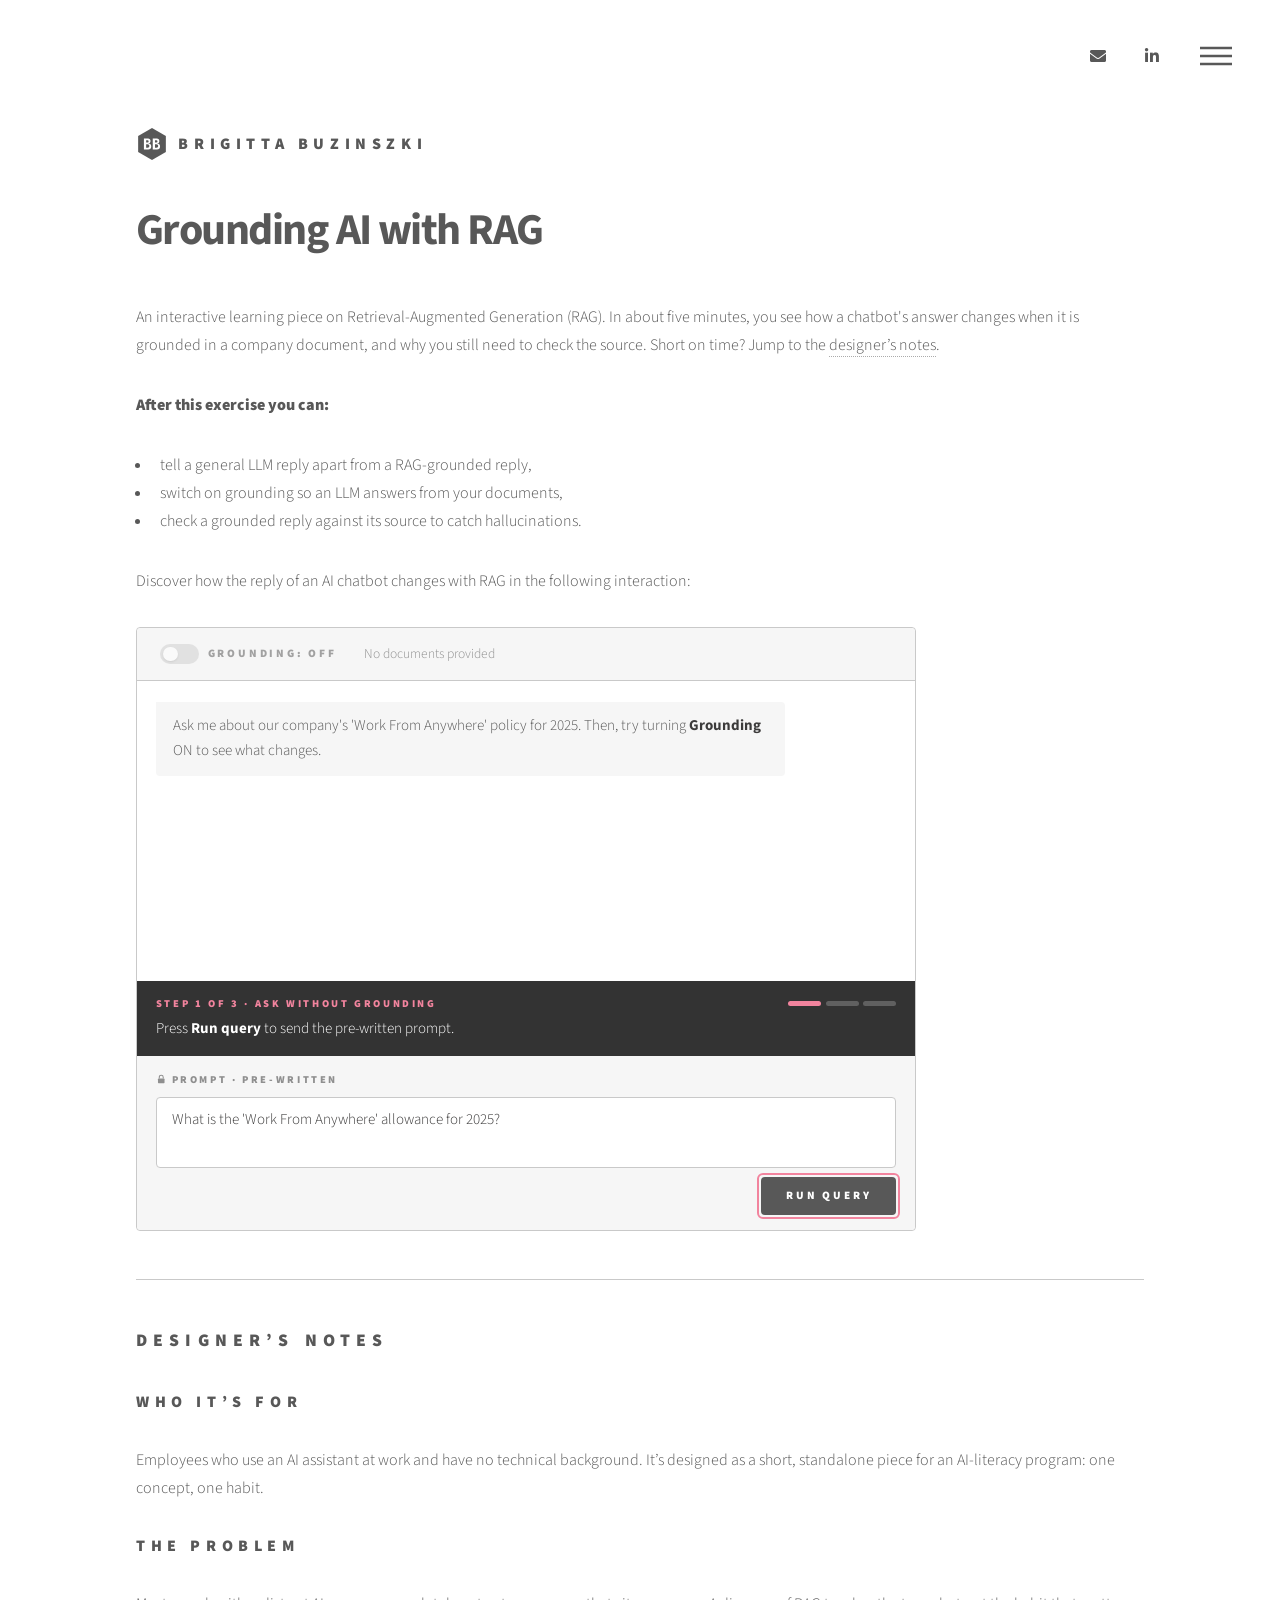
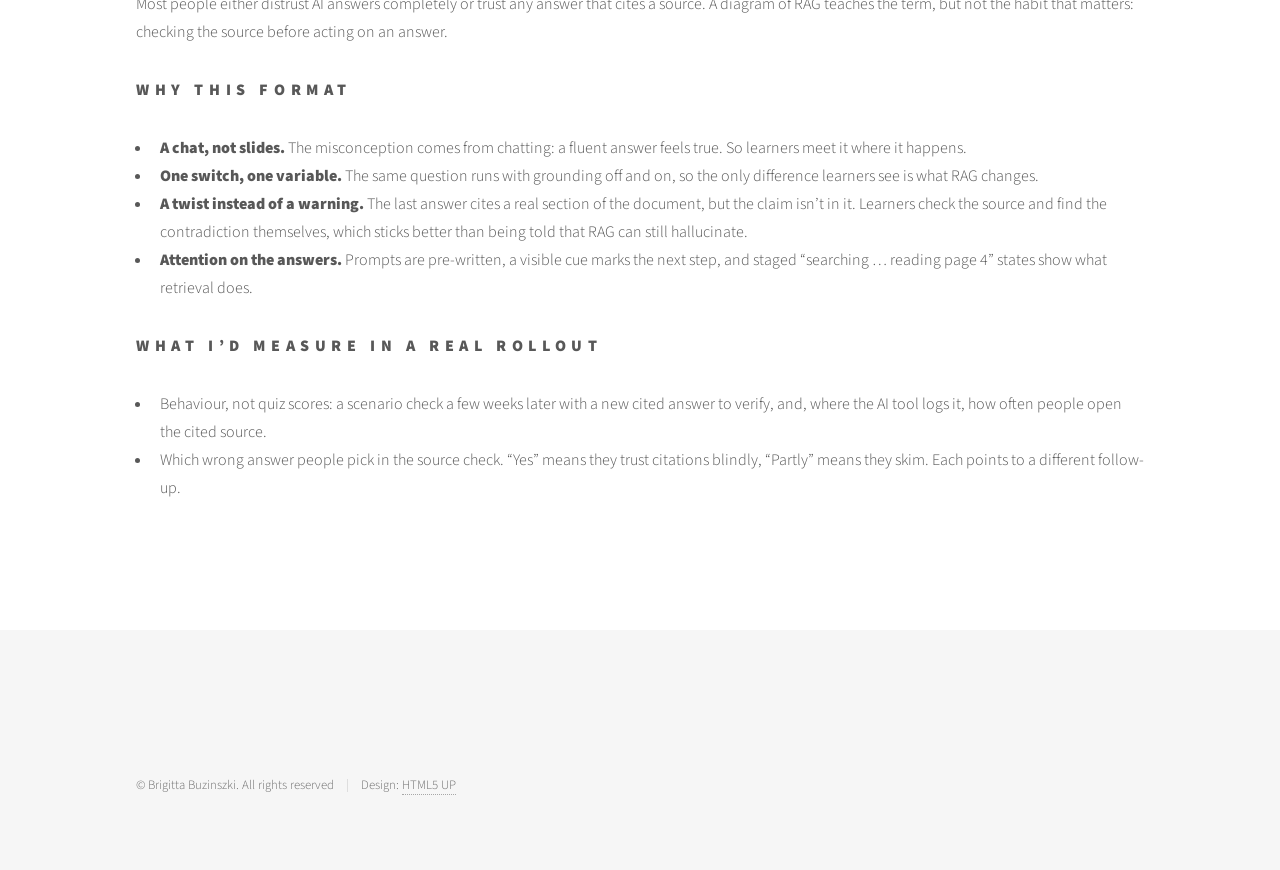
<file: rag-exercise.html>
<!DOCTYPE HTML>
<!--
	Phantom by HTML5 UP
	html5up.net | @ajlkn
	Free for personal and commercial use under the CCA 3.0 license (html5up.net/license)
-->
<html lang="en">
	<head>
		<title>Grounding AI with RAG · Brigitta Buzinszki</title>
		<meta charset="utf-8" />
		<meta name="viewport" content="width=device-width, initial-scale=1" />
		<meta name="description" content="Interactive exercise: see how an AI chatbot's answer changes with RAG, and learn to check its sources." />
		<meta property="og:type" content="website" />
		<meta property="og:site_name" content="Brigitta Buzinszki" />
		<meta property="og:title" content="Grounding AI with RAG · Brigitta Buzinszki" />
		<meta property="og:description" content="Interactive exercise: see how an AI chatbot's answer changes with RAG, and learn to check its sources." />
		<meta property="og:url" content="https://bribuzinszki.github.io/rag-exercise.html" />
		<meta property="og:image" content="https://bribuzinszki.github.io/images/og-image.png" />
		<meta property="og:image:width" content="1200" />
		<meta property="og:image:height" content="630" />
		<meta name="twitter:card" content="summary_large_image" />
		<link rel="icon" href="images/favicon-32.png" type="image/png" sizes="32x32" />
		<link rel="icon" href="images/logo.svg" type="image/svg+xml" />
		<link rel="apple-touch-icon" href="images/apple-touch-icon.png" />
		<link rel="stylesheet" href="assets/css/main.css" />
		<noscript><link rel="stylesheet" href="assets/css/noscript.css" /></noscript>
	</head>
	<body class="is-preload">
		<!-- Wrapper -->
			<div id="wrapper">

				<!-- Header -->
					<header id="header">
						<div class="inner">

							<!-- Logo -->
								<a href="index.html" class="logo">
									<span class="symbol"><img src="images/logo.svg" alt="" /></span><span class="title">Brigitta Buzinszki</span>
								</a>

							<!-- Nav -->
								<nav>
									<ul>
										<li><a href="#menu">Menu</a></li>
									</ul>
								</nav>

							<!-- Contact (scrolls with the page, unlike the fixed Menu button) -->
								<ul class="contact-icons">
									<li><a href="#" class="icon solid fa-envelope" aria-label="Email"><span class="label">Email</span></a></li>
									<li><a href="#" class="icon brands fa-linkedin-in" aria-label="LinkedIn"><span class="label">LinkedIn</span></a></li>
								</ul>

						</div>
					</header>

				<!-- Menu -->
					<nav id="menu">
						<h2>Menu</h2>
						<ul>
							<li><a href="index.html">Home</a></li>
							<li>
								<a href="index.html#try-it">Try It Yourself</a>
								<ul>
									<li><a href="rag-exercise.html">Grounding AI with RAG</a></li>
									<li><a href="eu-ai-act-high-risk.html">EU AI Act Essentials</a></li>
									<li><a href="inference-exercise.html">Inference</a></li>
								</ul>
							</li>
							<li>
								<a href="index.html#case-studies">Case Studies</a>
								<ul>
									<li><a href="case-intro-to-llms.html">Intro to LLMs</a></li>
									<li><a href="case-eu-ai-act.html">EU AI Act</a></li>
									<li><a href="case-technical-onboarding.html">Technical Onboarding for Engineers</a></li>
								</ul>
							</li>
							<li>
								<a href="index.html#frameworks">Field-Tested Frameworks</a>
								<ul>
									<li><a href="framework-sme-feedback.html">SME Feedback Framework</a></li>
								</ul>
							</li>
						</ul>
					</nav>

				<!-- Main -->
					<div id="main" role="main">
						<div class="inner">
							<h1>Grounding AI with RAG</h1>
							<p>An interactive learning piece on Retrieval-Augmented Generation (RAG). In about five minutes, you see how a chatbot's answer changes when it is grounded in a company document, and why you still need to check the source. Short on time? Jump to the <a href="#design-notes">designer’s notes</a>.</p>
							<p><b>After this exercise you can:</b></p>
							<ul>
								<li>tell a general LLM reply apart from a RAG-grounded reply,</li>
								<li>switch on grounding so an LLM answers from your documents,</li>
								<li>check a grounded reply against its source to catch hallucinations.</li>
							</ul>
							<p>Discover how the reply of an AI chatbot changes with RAG in the following interaction:</p>

							<!-- ============ RAG EXERCISE START (self-contained: copy everything down to RAG EXERCISE END) ============ -->
							<style>
								@import url('https://fonts.googleapis.com/css?family=Source+Sans+Pro:300,700,900');

								#rag-exercise {
									/* Palette taken from the Phantom template (assets/sass/libs/_vars.scss) */
									--rag-fg: #585858;
									--rag-fg-bold: #3c3b3b;
									--rag-fg-light: #8f8f8f;
									--rag-bg: #ffffff;
									--rag-bg-alt: #f6f6f6;
									--rag-dark: #333333;
									--rag-border: #c9c9c9;
									--rag-accent1: #f2849e;
									--rag-accent1-text: #c2416a;
									--rag-accent2: #7ecaf6;
									--rag-accent3: #7bd0c1;
									--rag-accent3-text: #1f8a75;
									--rag-radius: 4px;
									font-family: 'Source Sans Pro', Helvetica, sans-serif;
									font-size: clamp(15px, 0.85em, 18px);
									font-weight: 300;
									line-height: 1.65;
									letter-spacing: normal;
									color: var(--rag-fg);
									max-width: 52em;
									margin: 0 0 2.5em 0;
									text-align: left;
								}
								/* Neutralise the template's global element styles inside the exercise */
								#rag-exercise *, #rag-exercise *::before, #rag-exercise *::after { box-sizing: border-box; }
								#rag-exercise p, #rag-exercise h3, #rag-exercise ol, #rag-exercise li, #rag-exercise label {
									margin: 0; padding: 0; font: inherit; color: inherit;
									letter-spacing: normal; text-transform: none;
								}
								#rag-exercise b, #rag-exercise strong { font-weight: 700; color: var(--rag-fg-bold); }
								#rag-exercise i { font-style: normal; }
								#rag-exercise button, #rag-exercise textarea { all: unset; box-sizing: border-box; font-family: inherit; }
								#rag-exercise [hidden] { display: none !important; }
								#rag-exercise :focus-visible { outline: 2px solid var(--rag-accent1); outline-offset: 3px; }
								#rag-exercise .rag-sr {
									position: absolute; width: 1px; height: 1px; overflow: hidden;
									clip: rect(0 0 0 0); white-space: nowrap;
								}
								#rag-exercise .rag-icon { width: 1em; height: 1em; flex: none; vertical-align: -0.12em; }

								/* ---------- Window ---------- */
								#rag-exercise .rag-window {
									background: var(--rag-bg); border: 1px solid var(--rag-border); border-radius: var(--rag-radius);
								}
								#rag-exercise .rag-header {
									display: flex; flex-wrap: wrap; align-items: center; gap: 0.5em 1.5em;
									padding: 0.85em 1.25em; background: var(--rag-bg-alt);
									border-bottom: 1px solid var(--rag-border); border-radius: var(--rag-radius) var(--rag-radius) 0 0;
								}

								/* Grounding switch */
								#rag-exercise .rag-toggle {
									position: relative; display: inline-flex; align-items: center; gap: 0.8em;
									padding: 0.3em 0.4em; border-radius: var(--rag-radius); cursor: pointer;
									font-size: 0.75em; font-weight: 900; text-transform: uppercase; letter-spacing: 0.25em;
									color: var(--rag-fg-bold) !important; transition: color 0.2s, opacity 0.2s;
								}
								#rag-exercise .rag-toggle[aria-disabled="true"] { opacity: 0.45; cursor: not-allowed; }
								#rag-exercise.is-grounded .rag-toggle[aria-disabled="true"] { opacity: 1; cursor: default; }
								#rag-exercise .rag-track {
									position: relative; flex: none; width: 3.4em; height: 1.8em; border-radius: 1em;
									background: var(--rag-border); transition: background 0.25s;
								}
								#rag-exercise .rag-knob {
									position: absolute; top: 0.25em; left: 0.25em; width: 1.3em; height: 1.3em; border-radius: 50%;
									background: var(--rag-bg); box-shadow: 0 1px 2px rgba(0, 0, 0, 0.2);
									transition: transform 0.25s cubic-bezier(0.3, 1.4, 0.6, 1);
								}
								#rag-exercise.is-grounded .rag-toggle { color: var(--rag-accent3-text) !important; }
								#rag-exercise.is-grounded .rag-track { background: var(--rag-accent3); }
								#rag-exercise.is-grounded .rag-knob { transform: translateX(1.6em); }
								#rag-exercise .rag-doc {
									display: inline-flex; align-items: center; gap: 0.45em;
									font-size: 0.9em; color: var(--rag-fg-light); transition: color 0.2s;
								}
								#rag-exercise.is-grounded .rag-doc { color: var(--rag-fg-bold); }
								#rag-exercise.is-grounded .rag-doc .rag-icon { color: var(--rag-accent3-text); }

								/* ---------- Chat log ---------- */
								#rag-exercise .rag-log {
									display: flex; flex-direction: column; gap: 1em;
									padding: 1.4em 1.25em; min-height: 20em; max-height: min(34em, 62vh); overflow-y: auto;
								}
								#rag-exercise .rag-msg {
									max-width: 85%; padding: 0.8em 1.15em; border-radius: var(--rag-radius);
									animation: rag-in 0.35s ease-out both;
								}
								#rag-exercise .rag-msg--bot { align-self: flex-start; background: var(--rag-bg-alt); border-top-left-radius: 0; }
								#rag-exercise .rag-msg--user {
									align-self: flex-end; background: var(--rag-fg); color: #ffffff; border-top-right-radius: 0;
								}
								#rag-exercise .rag-msg--system {
									align-self: stretch; max-width: 100%; padding: 0; display: flex; align-items: center; gap: 1em;
									font-size: 0.7em; font-weight: 900; text-transform: uppercase; letter-spacing: 0.2em; color: var(--rag-fg-light);
								}
								#rag-exercise .rag-msg--system::before, #rag-exercise .rag-msg--system::after {
									content: ""; flex: 1; height: 1px; background: var(--rag-border);
								}
								#rag-exercise .rag-msg--system span { display: inline-flex; align-items: center; gap: 0.5em; text-align: center; }
								#rag-exercise .rag-label {
									display: block; margin-bottom: 0.3em;
									font-size: 0.7em; font-weight: 900; text-transform: uppercase; letter-spacing: 0.25em; color: var(--rag-fg-bold);
								}
								#rag-exercise .rag-label--warn { color: var(--rag-accent1-text); }
								#rag-exercise .rag-label--ok { color: var(--rag-accent3-text); }

								/* Thinking + streaming */
								#rag-exercise .rag-thinking { display: inline-flex; align-items: center; gap: 0.75em; color: var(--rag-fg-light); }
								#rag-exercise .rag-dots { display: inline-flex; gap: 0.3em; }
								#rag-exercise .rag-dots i {
									width: 0.45em; height: 0.45em; border-radius: 50%; background: var(--rag-fg);
									animation: rag-dot 1s infinite ease-in-out;
								}
								#rag-exercise .rag-dots i:nth-child(2) { animation-delay: 0.15s; }
								#rag-exercise .rag-dots i:nth-child(3) { animation-delay: 0.3s; }
								#rag-exercise .rag-swap { animation: rag-swap 0.3s ease-out both; }
								#rag-exercise .rag-caret {
									display: inline-block; width: 0.45em; height: 1.05em; margin-left: 0.1em;
									vertical-align: -0.18em; background: var(--rag-fg); animation: rag-blink 0.9s steps(1) infinite;
								}
								#rag-exercise .rag-fade { animation: rag-in 0.4s ease-out both; }

								/* No-source tag + source button */
								#rag-exercise .rag-tag {
									display: inline-block; margin-top: 0.8em; padding: 0.3em 0.8em;
									font-size: 0.65em; font-weight: 900; text-transform: uppercase; letter-spacing: 0.2em;
									color: var(--rag-accent1-text); border: 1px dashed var(--rag-accent1-text); border-radius: var(--rag-radius);
								}
								#rag-exercise .rag-source {
									position: relative; display: inline-flex; align-items: center; gap: 0.6em;
									margin-top: 0.8em; padding: 0.6em 1em; border-radius: var(--rag-radius); cursor: pointer;
									font-size: 0.65em; font-weight: 900; text-transform: uppercase; letter-spacing: 0.2em;
									color: var(--rag-fg) !important; background: var(--rag-bg); box-shadow: inset 0 0 0 2px var(--rag-fg);
									transition: color 0.2s, box-shadow 0.2s, background 0.2s;
								}
								#rag-exercise .rag-source::after { content: "\25BE"; letter-spacing: 0; transition: transform 0.2s; }
								#rag-exercise .rag-source:hover { color: var(--rag-accent1-text) !important; box-shadow: inset 0 0 0 2px var(--rag-accent1); }
								#rag-exercise .rag-source[aria-expanded="true"] { color: #ffffff !important; background: var(--rag-fg); box-shadow: none; }
								#rag-exercise .rag-source[aria-expanded="true"]::after { transform: rotate(180deg); }

								/* Mock PDF page */
								#rag-exercise .rag-excerpt {
									display: grid; gap: 0.6em; margin-top: 0.9em; padding: 1em 1.1em;
									font-size: 0.92em; background: var(--rag-bg);
									border: 1px solid var(--rag-border); border-radius: var(--rag-radius);
									animation: rag-in 0.3s ease-out both;
								}
								#rag-exercise .rag-excerpt-head {
									display: flex; align-items: center; gap: 0.5em; padding-bottom: 0.5em; border-bottom: 1px solid var(--rag-bg-alt);
									font-size: 0.72em; font-weight: 900; text-transform: uppercase; letter-spacing: 0.2em; color: var(--rag-fg-light);
								}
								#rag-exercise .rag-sec {
									padding: 0.5em 0.8em; border-left: 3px solid transparent; border-radius: 0 var(--rag-radius) var(--rag-radius) 0;
									transition: background 0.3s, border-color 0.3s;
								}
								#rag-exercise .rag-sec--match { background: rgba(123, 208, 193, 0.18); border-left-color: var(--rag-accent3); }
								#rag-exercise .rag-sec--cited { background: var(--rag-bg-alt); border-left-color: var(--rag-border); }
								#rag-exercise .rag-sec--conflict { background: rgba(242, 132, 158, 0.14); border-left-color: var(--rag-accent1); }
								#rag-exercise .rag-sec-note {
									display: block; margin-top: 0.3em;
									font-size: 0.72em; font-weight: 900; text-transform: uppercase; letter-spacing: 0.15em;
								}
								#rag-exercise .rag-sec--match .rag-sec-note { color: var(--rag-accent3-text); }
								#rag-exercise .rag-sec--cited .rag-sec-note { color: var(--rag-fg-light); }
								#rag-exercise .rag-sec--conflict .rag-sec-note { color: var(--rag-accent1-text); }

								/* In-chat verification question */
								#rag-exercise .rag-quiz {
									position: relative; align-self: stretch; max-width: 100%; display: grid; gap: 0.8em;
									padding: 1.1em 1.25em; background: var(--rag-bg); box-shadow: inset 0 0 0 2px var(--rag-accent1);
								}
								#rag-exercise .rag-quiz-eyebrow {
									font-size: 0.7em; font-weight: 900; text-transform: uppercase; letter-spacing: 0.25em; color: var(--rag-accent1-text);
								}
								#rag-exercise .rag-quiz-title { font-size: 1.1em; font-weight: 700; line-height: 1.35; color: var(--rag-fg-bold); }
								#rag-exercise .rag-options { display: grid; gap: 0.5em; }
								#rag-exercise .rag-option {
									display: block; padding: 0.65em 1em; border-radius: var(--rag-radius); cursor: pointer;
									color: var(--rag-fg) !important; background: var(--rag-bg); box-shadow: inset 0 0 0 1px var(--rag-border);
									transition: box-shadow 0.2s, background 0.2s, color 0.2s;
								}
								#rag-exercise .rag-option:hover:not(:disabled) { color: var(--rag-fg-bold) !important; box-shadow: inset 0 0 0 2px var(--rag-accent1); }
								#rag-exercise .rag-option:disabled { cursor: default; opacity: 1; pointer-events: none; }
								#rag-exercise .rag-option.is-correct { background: rgba(123, 208, 193, 0.18); box-shadow: inset 0 0 0 2px var(--rag-accent3); }
								#rag-exercise .rag-option.is-wrong { background: rgba(242, 132, 158, 0.12); box-shadow: inset 0 0 0 2px var(--rag-accent1); }
								#rag-exercise .rag-feedback {
									display: grid; gap: 0.9em; justify-items: start; padding: 0.9em 1.1em;
									border-left: 4px solid; border-radius: 0 var(--rag-radius) var(--rag-radius) 0;
									animation: rag-in 0.35s ease-out both;
								}
								#rag-exercise .rag-feedback.is-correct { border-color: var(--rag-accent3); background: rgba(123, 208, 193, 0.14); }
								#rag-exercise .rag-feedback.is-wrong { border-color: var(--rag-accent1); background: rgba(242, 132, 158, 0.1); }

								/* ---------- Task bar (current instruction + progress) ---------- */
								#rag-exercise .rag-task {
									display: grid; gap: 0.35em; padding: 0.9em 1.25em;
									background: var(--rag-dark); color: #ffffff;
								}
								#rag-exercise .rag-task.rag-flash { animation: rag-flash 0.6s ease-out; }
								#rag-exercise .rag-task-top { display: flex; align-items: center; justify-content: space-between; gap: 1em; }
								#rag-exercise .rag-task-step {
									font-size: 0.7em; font-weight: 900; text-transform: uppercase; letter-spacing: 0.25em; color: var(--rag-accent1);
								}
								#rag-exercise .rag-progress { display: flex; gap: 0.3em; list-style: none; }
								#rag-exercise .rag-progress li {
									width: 2.2em; height: 0.3em; border-radius: 0.3em; background: rgba(255, 255, 255, 0.22);
									transition: background 0.3s;
								}
								#rag-exercise .rag-progress li.is-current { background: var(--rag-accent1); }
								#rag-exercise .rag-progress li.is-done { background: var(--rag-accent3); }
								#rag-exercise .rag-task-text { color: #ffffff; }
								#rag-exercise .rag-task-text b { color: #ffffff; }

								/* ---------- Composer ---------- */
								#rag-exercise .rag-composer {
									display: grid; gap: 0.6em; padding: 1em 1.25em; background: var(--rag-bg-alt);
									border-radius: 0 0 var(--rag-radius) var(--rag-radius);
								}
								#rag-exercise .rag-prompt-label {
									display: flex; align-items: center; gap: 0.5em;
									font-size: 0.7em; font-weight: 900; text-transform: uppercase; letter-spacing: 0.25em; color: var(--rag-fg-light);
								}
								#rag-exercise .rag-prompt {
									display: block; width: 100%; min-height: 4.6em; padding: 0.7em 1em;
									font-size: 1em; font-weight: 300; line-height: 1.6; white-space: pre-wrap; resize: none; cursor: default;
									color: var(--rag-fg-bold); background: var(--rag-bg);
									border: 1px solid var(--rag-border); border-radius: var(--rag-radius);
								}
								#rag-exercise .rag-prompt.rag-swap { animation: rag-prompt 0.9s ease-out both; }
								#rag-exercise .rag-actions { display: flex; justify-content: flex-end; }
								#rag-exercise .rag-run {
									position: relative; display: inline-flex; align-items: center; justify-content: center;
									height: 3.4em; padding: 0 2.2em; border-radius: var(--rag-radius); cursor: pointer;
									font-size: 0.75em; font-weight: 900; text-transform: uppercase; letter-spacing: 0.25em;
									color: #ffffff !important; background: var(--rag-fg);
									transition: background 0.2s, transform 0.1s, opacity 0.2s;
								}
								#rag-exercise .rag-run:hover, #rag-exercise .rag-run:focus-visible { background: var(--rag-accent1); }
								#rag-exercise .rag-run:active { transform: translateY(1px); background: #e5678a; }
								#rag-exercise .rag-run:disabled { opacity: 0.35; cursor: not-allowed; }

								/* Generic outline button (Phantom style) */
								#rag-exercise .rag-btn {
									position: relative; display: inline-flex; align-items: center; height: 3.2em; padding: 0 1.6em;
									border-radius: var(--rag-radius); cursor: pointer;
									font-size: 0.7em; font-weight: 900; text-transform: uppercase; letter-spacing: 0.25em;
									color: var(--rag-fg) !important; box-shadow: inset 0 0 0 2px var(--rag-fg);
									transition: color 0.2s, box-shadow 0.2s;
								}
								#rag-exercise .rag-btn:hover { color: var(--rag-accent1-text) !important; box-shadow: inset 0 0 0 2px var(--rag-accent1); }

								/* ---------- "Do this next" ring ---------- */
								#rag-exercise .rag-attn::before {
									content: ""; position: absolute; inset: -4px; border-radius: 6px; pointer-events: none;
									border: 2px solid var(--rag-accent1); animation: rag-ring 1.6s ease-out infinite;
								}

								/* ---------- Debrief ---------- */
								#rag-exercise .rag-debrief {
									margin-top: 2em; padding: 1.6em 1.6em 1.8em; outline: none;
									border: 1px solid var(--rag-border); border-radius: var(--rag-radius);
									animation: rag-in 0.4s ease-out both;
								}
								#rag-exercise .rag-debrief-title {
									margin-bottom: 1.3em; font-size: 0.85em; font-weight: 900; text-transform: uppercase;
									letter-spacing: 0.35em; color: var(--rag-fg-bold);
								}
								#rag-exercise .rag-takeaways { display: grid; gap: 1.1em; list-style: none; counter-reset: rag; margin-bottom: 1.6em; }
								#rag-exercise .rag-takeaways li { position: relative; padding-left: 3.2em; counter-increment: rag; }
								#rag-exercise .rag-takeaways li::before {
									content: counter(rag); position: absolute; left: 0; top: 0.1em;
									width: 2.1em; height: 2.1em; display: grid; place-items: center; border-radius: var(--rag-radius);
									font-weight: 900; color: #ffffff; background: var(--rag-accent1);
								}
								#rag-exercise .rag-takeaways li:nth-child(2)::before { background: var(--rag-accent2); }
								#rag-exercise .rag-takeaways li:nth-child(3)::before { background: var(--rag-accent3); }

								/* ---------- Motion ---------- */
								@keyframes rag-in { from { opacity: 0; transform: translateY(8px); } to { opacity: 1; transform: none; } }
								@keyframes rag-swap { from { opacity: 0; transform: translateY(3px); } to { opacity: 1; transform: none; } }
								@keyframes rag-dot { 0%, 80%, 100% { opacity: 0.25; transform: translateY(0); } 40% { opacity: 1; transform: translateY(-3px); } }
								@keyframes rag-blink { 50% { opacity: 0; } }
								@keyframes rag-ring { 0% { inset: -2px; opacity: 1; } 100% { inset: -10px; opacity: 0; } }
								@keyframes rag-flash { from { background: #585858; } to { background: #333333; } }
								@keyframes rag-prompt { from { background: rgba(242, 132, 158, 0.25); } to { background: #ffffff; } }

								@media (max-width: 600px) {
									#rag-exercise .rag-log { padding: 1em; }
									#rag-exercise .rag-msg { max-width: 100%; }
									#rag-exercise .rag-header, #rag-exercise .rag-task, #rag-exercise .rag-composer { padding-left: 1em; padding-right: 1em; }
									#rag-exercise .rag-run { width: 100%; }
									#rag-exercise .rag-debrief { padding: 1.2em; }
								}
								@media (prefers-reduced-motion: reduce) {
									#rag-exercise *, #rag-exercise *::before, #rag-exercise *::after {
										animation: none !important; transition: none !important;
									}
									#rag-exercise .rag-attn::before { inset: -4px; }
								}
							</style>

							<div id="rag-exercise">
								<div class="rag-window">
									<div class="rag-header">
										<button type="button" class="rag-toggle" id="rag-toggle" role="switch" aria-checked="false">
											<span class="rag-track" aria-hidden="true"><span class="rag-knob"></span></span>
											<span>Grounding: <span id="rag-state">Off</span></span>
										</button>
										<span class="rag-doc" id="rag-doc"></span>
									</div>

									<div class="rag-log" id="rag-log" role="log" aria-live="off" aria-label="Chat with the AI assistant"></div>

									<div class="rag-task" id="rag-task">
										<div class="rag-task-top">
											<span class="rag-task-step" id="rag-task-step"></span>
											<ol class="rag-progress" aria-hidden="true"><li></li><li></li><li></li></ol>
										</div>
										<p class="rag-task-text" id="rag-task-text" aria-live="polite"></p>
									</div>

									<div class="rag-composer" id="rag-composer">
										<label class="rag-prompt-label" for="rag-prompt">
											<svg class="rag-icon" viewBox="0 0 16 16" aria-hidden="true"><rect x="3" y="7" width="10" height="7" rx="1" fill="currentColor"/><path d="M5 7V5a3 3 0 0 1 6 0v2" fill="none" stroke="currentColor" stroke-width="1.6"/></svg>
											Prompt · pre-written
										</label>
										<textarea class="rag-prompt" id="rag-prompt" rows="2" readonly></textarea>
										<div class="rag-actions">
											<button type="button" class="rag-run" id="rag-run">Run query</button>
										</div>
									</div>
								</div>

								<p class="rag-sr" id="rag-announce" aria-live="polite"></p>

								<section class="rag-debrief" id="rag-debrief" tabindex="-1" aria-labelledby="rag-debrief-title" hidden>
									<h3 class="rag-debrief-title" id="rag-debrief-title">What to take away</h3>
									<ol class="rag-takeaways">
										<li><b>Spot the difference.</b> Without grounding, an LLM answers from general training data. The reply sounds confident, but it is generic, has no source, and can be made up for your company.</li>
										<li><b>Turn grounding on.</b> For company-specific questions, use a RAG-enabled tool or attach the relevant document (here: the Grounding switch). A grounded answer should tell you where it came from.</li>
										<li><b>A citation is not proof.</b> RAG reduces hallucinations but does not remove them. Open the source and check the details that matter: numbers, dates, conditions and exceptions. Watch out for citations that point to a section that doesn't say what the answer claims.</li>
									</ol>
									<button type="button" class="rag-btn" id="rag-restart">Restart exercise</button>
								</section>
							</div>

							<script>
								(function () {
									'use strict';
									var root = document.getElementById('rag-exercise');
									if (!root) return;

									/* ---------- Content (edit here) ---------- */
									var DOC = 'HR_Policy_2025.pdf';
									var INTRO = "Ask me about our company's 'Work From Anywhere' policy for 2025. Then, try turning <strong>Grounding</strong> ON to see what changes.";
									var Q1 = "What is the 'Work From Anywhere' allowance for 2025?";
									var Q2 = "Can I carry over unused 'Work From Anywhere' days into 2026?";
									var RAG_STAGES = [['Searching ' + DOC, 1000], ['Reading page 4, section 2.1', 1000], ['Writing answer', 600]];
									var REPLIES = {
										fabricated: {
											label: 'Fabricated response', tone: 'warn', noSource: true,
											thinking: [['Thinking', 1400]],
											text: 'Most companies in our industry allow for 2 to 3 days of remote work per week. For 2025, I expect our policy will likely focus on a hybrid model with flexible Fridays.'
										},
										accurate: {
											label: 'Accurate response', tone: 'ok', thinking: RAG_STAGES,
											text: "According to the 2025 HR Policy, employees are allowed 90 days of 'Work From Anywhere' time per year, provided they remain within an approved time zone (GMT+2).",
											source: 'Source: Page 4, Section 2.1', match: '2.1'
										},
										followup: {
											label: 'Grounded response', thinking: RAG_STAGES,
											text: "Yes. According to the 2025 HR Policy, you can carry over up to 10 unused 'Work From Anywhere' days into 2026.",
											source: 'Source: Page 4, Section 2.1'
										}
									};
									var SECTIONS = [
										{ id: '2.1', html: '<b>2.1 Work From Anywhere.</b> Employees may work from any location for up to <b>90 calendar days</b> per year, provided they remain within an approved time zone (GMT+2). Requests must be approved by the line manager two weeks in advance.' },
										{ id: '2.2', html: '<b>2.2 Unused days.</b> Work From Anywhere days are allocated per calendar year. Unused days <b>expire on 31 December 2025</b> and cannot be carried over into the following year.' }
									];
									var QUIZ = {
										eyebrow: 'Your turn · Check the source',
										title: "Does the page support the assistant's last answer?",
										options: [
											['yes', 'Yes, the source supports it.'],
											['partly', 'Partly. Some of it is in the source.'],
											['no', 'No, the source contradicts it.']
										],
										correct: 'no',
										feedback: {
											yes: { ok: false, text: 'Not quite. Section 2.1 only covers the 90-day allowance. Section 2.2 says unused days expire on 31 December 2025 and cannot be carried over. The assistant cited a real document, but the claim is not in it.' },
											partly: { ok: false, text: 'Close, but the key claim fails. The 90 days are in Section 2.1, but the 10 carry-over days are not, and Section 2.2 rules them out: unused days expire on 31 December 2025.' },
											no: { ok: true, text: 'Correct! Section 2.2 says unused days expire on 31 December 2025 and cannot be carried over. The assistant made up a rule and gave it a believable citation. That is a hallucination despite RAG.' }
										}
									};
									var STEPS = ['Ask without grounding', 'Ask with grounding', 'Verify the source'];

									/* ---------- Setup ---------- */
									var DOC_ICON = '<svg class="rag-icon" viewBox="0 0 16 16" aria-hidden="true"><path d="M3.5 1.5h6l3 3v10h-9z" fill="none" stroke="currentColor" stroke-width="1.4" stroke-linejoin="round"/><path d="M9.5 1.5v3h3M5.5 8h5M5.5 10.5h5" fill="none" stroke="currentColor" stroke-width="1.4"/></svg>';
									var reduceMotion = !!(window.matchMedia && window.matchMedia('(prefers-reduced-motion: reduce)').matches);
									function byId(id) { return document.getElementById(id); }
									var log = byId('rag-log'), toggle = byId('rag-toggle'), stateText = byId('rag-state'),
										docText = byId('rag-doc'), prompt = byId('rag-prompt'), runBtn = byId('rag-run'),
										composer = byId('rag-composer'), taskBox = byId('rag-task'), taskStep = byId('rag-task-step'),
										taskText = byId('rag-task-text'), announcer = byId('rag-announce'),
										debrief = byId('rag-debrief'), restartBtn = byId('rag-restart');
									var progress = Array.prototype.slice.call(taskBox.querySelectorAll('.rag-progress li'));
									var state, target = null, uid = 0;

									/* ---------- Helpers ---------- */
									function make(tag, cls, html) {
										var n = document.createElement(tag);
										if (cls) n.className = cls;
										if (html != null) n.innerHTML = html;
										return n;
									}
									function replay(node, cls) { node.classList.remove(cls); void node.offsetWidth; node.classList.add(cls); }
									function nearBottom() { return log.scrollHeight - log.scrollTop - log.clientHeight < 80; }
									function scrollLog(top) { log.scrollTo({ top: top, behavior: reduceMotion ? 'auto' : 'smooth' }); }
									function topIn(el) { return el.getBoundingClientRect().top - log.getBoundingClientRect().top + log.scrollTop; }
									function append(node) { log.appendChild(node); scrollLog(log.scrollHeight); return node; }
									/* Scroll the log just enough to show `last`, without pushing `first` out of view. */
									function reveal(first, last) {
										last = last || first;
										var top = topIn(first) - 12;
										var want = Math.min(topIn(last) + last.offsetHeight + 12 - log.clientHeight, top);
										if (want > log.scrollTop) scrollLog(want);
									}
									function announce(text) {
										announcer.textContent = '';
										setTimeout(function () { announcer.textContent = text; }, 60);
									}
									function setTarget(el) {
										if (target) target.classList.remove('rag-attn');
										target = el || null;
										if (target) target.classList.add('rag-attn');
									}
									/* step: 0-2 = current step, 3 = finished */
									function setTask(step, html, el) {
										taskStep.textContent = step < 3 ? 'Step ' + (step + 1) + ' of 3 · ' + STEPS[step] : 'All steps done';
										taskText.innerHTML = html;
										progress.forEach(function (li, i) {
											li.className = i < step ? 'is-done' : (i === step ? 'is-current' : '');
										});
										replay(taskBox, 'rag-flash');
										setTarget(el);
									}

									/* ---------- Messages ---------- */
									function addUser(text) {
										var m = make('div', 'rag-msg rag-msg--user');
										m.textContent = text;
										append(m);
									}
									function addSystem(html, text) {
										append(make('div', 'rag-msg rag-msg--system', '<span>' + html + '</span>'));
										announce(text);
									}

									function think(stages, done) {
										var m = make('div', 'rag-msg rag-msg--bot rag-thinking',
											'<span class="rag-dots" aria-hidden="true"><i></i><i></i><i></i></span><span class="rag-think-text"></span>');
										var label = m.querySelector('.rag-think-text');
										append(m);
										announce('The assistant is thinking.');
										var i = 0;
										(function next() {
											if (i >= stages.length) { done(m); return; }
											label.textContent = stages[i][0] + '…';
											replay(label, 'rag-swap');
											var ms = reduceMotion ? 250 : stages[i][1];
											i++;
											setTimeout(next, ms);
										})();
									}

									/* Reveal text word by word with a cursor, like a streamed LLM reply. */
									function stream(p, text, done) {
										if (reduceMotion) { p.textContent = text; done(); return; }
										var tokens = text.match(/\S+\s*/g) || [];
										var caret = make('span', 'rag-caret');
										caret.setAttribute('aria-hidden', 'true');
										p.appendChild(caret);
										var i = 0;
										(function tick() {
											var stick = nearBottom();
											var burst = Math.random() < 0.35 ? 2 : 1;
											for (var k = 0; k < burst && i < tokens.length; k++, i++) {
												p.insertBefore(document.createTextNode(tokens[i]), caret);
											}
											if (stick) log.scrollTop = log.scrollHeight;
											if (i < tokens.length) {
												var pause = /[.,:;!?]\s*$/.test(tokens[i - 1]) ? 180 : 0;
												setTimeout(tick, 35 + Math.random() * 65 + pause);
											} else {
												setTimeout(function () { caret.remove(); done(); }, 250);
											}
										})();
									}

									function buildExcerpt(id, match) {
										var ex = make('div', 'rag-excerpt');
										ex.id = id;
										ex.hidden = true;
										ex.appendChild(make('p', 'rag-excerpt-head', DOC_ICON + DOC + ' · Page 4 · 2. Remote work'));
										SECTIONS.forEach(function (s) {
											var sec = make('p', 'rag-sec', s.html);
											sec.setAttribute('data-sec', s.id);
											if (s.id === match) markSection(sec, 'rag-sec--match', '✓ Supports the answer');
											ex.appendChild(sec);
										});
										return ex;
									}
									function markSection(sec, cls, note) {
										if (!sec || sec.classList.contains(cls)) return;
										sec.classList.add(cls);
										sec.appendChild(make('span', 'rag-sec-note', note));
									}
									function setExcerpt(src, open) {
										src.chip.setAttribute('aria-expanded', String(open));
										src.ex.hidden = !open;
									}
									function addSource(m, reply) {
										var wrap = make('div', 'rag-fade');
										var id = 'rag-excerpt-' + (++uid);
										var chip = make('button', 'rag-source', reply.source);
										chip.type = 'button';
										chip.setAttribute('aria-expanded', 'false');
										chip.setAttribute('aria-controls', id);
										var src = { chip: chip, ex: buildExcerpt(id, reply.match), msg: m };
										chip.addEventListener('click', function () {
											var open = chip.getAttribute('aria-expanded') !== 'true';
											setExcerpt(src, open);
											if (open) onSourceOpened(src);
										});
										wrap.appendChild(chip);
										wrap.appendChild(src.ex);
										m.appendChild(wrap);
										return src;
									}

									function answer(reply, done) {
										think(reply.thinking, function (m) {
											m.className = 'rag-msg rag-msg--bot';
											m.innerHTML = '';
											m.appendChild(make('span', 'rag-label' + (reply.tone ? ' rag-label--' + reply.tone : ''), reply.label));
											var p = make('p', 'rag-text');
											m.appendChild(p);
											stream(p, reply.text, function () {
												var src = null;
												if (reply.noSource) m.appendChild(make('span', 'rag-tag rag-fade', 'No source'));
												if (reply.source) src = addSource(m, reply);
												if (nearBottom()) scrollLog(log.scrollHeight);
												announce(reply.label + ': ' + reply.text + ' ' + (reply.source || 'No source.'));
												done(m, src);
											});
										});
									}

									/* ---------- Grounding switch ---------- */
									function setGrounding(on, silent) {
										state.grounded = on;
										root.classList.toggle('is-grounded', on);
										toggle.setAttribute('aria-checked', String(on));
										stateText.textContent = on ? 'On' : 'Off';
										docText.innerHTML = on ? DOC_ICON + 'Attached: ' + DOC : 'No documents provided';
										if (!silent) {
											if (on) addSystem(DOC_ICON + DOC + ' attached', DOC + ' attached. Answers will now be grounded in this document.');
											else addSystem('Document removed', 'Document removed. Answers come from general training data only.');
										}
									}
									function lockToggle(locked) { toggle.setAttribute('aria-disabled', String(locked)); }

									toggle.addEventListener('click', function () {
										if (state.busy || state.phase !== 'ask') return;
										if (!state.ranUngrounded) {
											setTask(0, 'First, see how the assistant answers <b>without</b> grounding: press <b>Run query</b>.', runBtn);
											return;
										}
										setGrounding(!state.grounded);
										if (state.grounded) setTask(1, DOC + ' is attached. Now <b>run the same query</b> again.', runBtn);
										else setTask(1, 'Grounding is off again. Switch it back <b>ON</b> to attach the document.', toggle);
									});

									/* ---------- Run query ---------- */
									runBtn.addEventListener('click', function () {
										if (state.busy || (state.phase !== 'ask' && state.phase !== 'followup')) return;
										state.busy = true;
										runBtn.disabled = true;
										addUser(prompt.value);

										if (state.phase === 'followup') {
											composer.hidden = true;
											setTask(2, 'The assistant is searching the document…', null);
											answer(REPLIES.followup, function (m, src) {
												state.busy = false;
												state.phase = 'verify';
												state.lastSource = src;
												setTask(2, 'Another confident answer with a source. Does it hold up? <b>Open its source</b> to check.', src.chip);
											});
										} else if (!state.grounded) {
											setTask(state.ranUngrounded ? 1 : 0, 'The assistant is answering without any documents…', null);
											answer(REPLIES.fabricated, function () {
												state.busy = false;
												state.ranUngrounded = true;
												runBtn.disabled = false;
												lockToggle(false);
												setTask(1, 'This answer sounds confident, but it has <b>no source</b>. Turn <b>Grounding</b> ON at the top of the chat.', toggle);
											});
										} else {
											setTask(1, 'The assistant is searching ' + DOC + '…', null);
											answer(REPLIES.accurate, function () {
												state.busy = false;
												state.phase = 'followup';
												runBtn.disabled = false;
												lockToggle(true);
												prompt.value = Q2;
												replay(prompt, 'rag-swap');
												setTask(2, 'This time the answer names its source. A follow-up question is loaded. <b>Run it</b>.', runBtn);
											});
										}
									});

									/* ---------- Verification question ---------- */
									function onSourceOpened(src) {
										if (state.phase === 'verify' && src === state.lastSource) showQuiz(src);
										else reveal(src.ex);
									}

									function showQuiz(src) {
										state.phase = 'quiz';
										var q = make('div', 'rag-msg rag-quiz');
										q.setAttribute('role', 'group');
										q.setAttribute('aria-labelledby', 'rag-quiz-title');
										q.innerHTML =
											'<p class="rag-quiz-eyebrow">' + QUIZ.eyebrow + '</p>' +
											'<p class="rag-quiz-title" id="rag-quiz-title">' + QUIZ.title + '</p>' +
											'<div class="rag-options">' + QUIZ.options.map(function (o) {
												return '<button type="button" class="rag-option" data-answer="' + o[0] + '">' + o[1] + '</button>';
											}).join('') + '</div>' +
											'<div class="rag-feedback" hidden><p></p><button type="button" class="rag-btn">See the takeaways ↓</button></div>';
										log.appendChild(q);
										var opts = Array.prototype.slice.call(q.querySelectorAll('.rag-option'));
										opts.forEach(function (btn) {
											btn.addEventListener('click', function () { answerQuiz(btn, opts, q, src); });
										});
										q.querySelector('.rag-btn').addEventListener('click', function () {
											setTarget(null);
											debrief.scrollIntoView({ block: 'start', behavior: reduceMotion ? 'auto' : 'smooth' });
											debrief.focus({ preventScroll: true });
										});
										reveal(src.ex, q);
										setTask(2, 'Compare the answer with the page, then answer the question <b>below it</b>.', q);
										announce(QUIZ.title);
									}

									function answerQuiz(btn, opts, q, src) {
										if (state.phase !== 'quiz') return;
										state.phase = 'done';
										var f = QUIZ.feedback[btn.getAttribute('data-answer')];
										opts.forEach(function (o) {
											o.disabled = true;
											if (o.getAttribute('data-answer') === QUIZ.correct) o.classList.add('is-correct');
										});
										btn.setAttribute('aria-pressed', 'true');
										if (!f.ok) btn.classList.add('is-wrong');
										setExcerpt(src, true);
										markSection(src.ex.querySelector('[data-sec="2.1"]'), 'rag-sec--cited', 'Cited, but says nothing about carry-over');
										markSection(src.ex.querySelector('[data-sec="2.2"]'), 'rag-sec--conflict', '✗ Contradicts the answer');
										var fb = q.querySelector('.rag-feedback');
										fb.className = 'rag-feedback ' + (f.ok ? 'is-correct' : 'is-wrong');
										fb.querySelector('p').textContent = f.text;
										fb.hidden = false;
										debrief.hidden = false;
										reveal(fb);
										setTask(3, 'Well done! Read the three takeaways <b>below the chat</b>.', fb.querySelector('.rag-btn'));
										announce(f.text);
									}

									/* ---------- Reset ---------- */
									function reset() {
										state = { grounded: false, ranUngrounded: false, phase: 'ask', busy: false, lastSource: null };
										log.innerHTML = '';
										setGrounding(false, true);
										lockToggle(true);
										prompt.value = Q1;
										runBtn.disabled = false;
										composer.hidden = false;
										debrief.hidden = true;
										append(make('div', 'rag-msg rag-msg--bot', '<p class="rag-text">' + INTRO + '</p>'));
										setTask(0, 'Press <b>Run query</b> to send the pre-written prompt.', runBtn);
									}

									restartBtn.addEventListener('click', function () {
										reset();
										root.scrollIntoView({ block: 'start', behavior: reduceMotion ? 'auto' : 'smooth' });
										runBtn.focus({ preventScroll: true });
									});

									reset();
								})();
							</script>
							<!-- ============ RAG EXERCISE END ============ -->

							<!-- Designer's notes: portfolio context, not part of the copy-paste exercise block -->
							<hr class="major" />
							<section id="design-notes">
								<h2>Designer’s notes</h2>
								<h3>Who it’s for</h3>
								<p>Employees who use an AI assistant at work and have no technical background. It’s designed as a short, standalone piece for an AI-literacy program: one concept, one habit.</p>
								<h3>The problem</h3>
								<p>Most people either distrust AI answers completely or trust any answer that cites a source. A diagram of RAG teaches the term, but not the habit that matters: checking the source before acting on an answer.</p>
								<h3>Why this format</h3>
								<ul>
									<li><b>A chat, not slides.</b> The misconception comes from chatting: a fluent answer feels true. So learners meet it where it happens.</li>
									<li><b>One switch, one variable.</b> The same question runs with grounding off and on, so the only difference learners see is what RAG changes.</li>
									<li><b>A twist instead of a warning.</b> The last answer cites a real section of the document, but the claim isn’t in it. Learners check the source and find the contradiction themselves, which sticks better than being told that RAG can still hallucinate.</li>
									<li><b>Attention on the answers.</b> Prompts are pre-written, a visible cue marks the next step, and staged “searching … reading page 4” states show what retrieval does.</li>
								</ul>
								<h3>What I’d measure in a real rollout</h3>
								<ul>
									<li>Behaviour, not quiz scores: a scenario check a few weeks later with a new cited answer to verify, and, where the AI tool logs it, how often people open the cited source.</li>
									<li>Which wrong answer people pick in the source check. “Yes” means they trust citations blindly, “Partly” means they skim. Each points to a different follow-up.</li>
								</ul>
							</section>
						</div>
					</div>

				<!-- Footer -->
					<footer id="footer">
						<div class="inner">
							<!-- Hidden for now: contact form and social links (contact icons are in the top bar)
							<section>
								<h2>Get in touch</h2>
								<form method="post" action="#">
									<div class="fields">
										<div class="field half">
											<input type="text" name="name" id="name" placeholder="Name" />
										</div>
										<div class="field half">
											<input type="email" name="email" id="email" placeholder="Email" />
										</div>
										<div class="field">
											<textarea name="message" id="message" placeholder="Message"></textarea>
										</div>
									</div>
									<ul class="actions">
										<li><input type="submit" value="Send" class="primary" /></li>
									</ul>
								</form>
							</section>
							<section>
								<h2>Follow</h2>
								<ul class="icons">
									<li><a href="#" class="icon brands style2 fa-twitter"><span class="label">Twitter</span></a></li>
									<li><a href="#" class="icon brands style2 fa-facebook-f"><span class="label">Facebook</span></a></li>
									<li><a href="#" class="icon brands style2 fa-instagram"><span class="label">Instagram</span></a></li>
									<li><a href="#" class="icon brands style2 fa-dribbble"><span class="label">Dribbble</span></a></li>
									<li><a href="#" class="icon brands style2 fa-github"><span class="label">GitHub</span></a></li>
									<li><a href="#" class="icon brands style2 fa-500px"><span class="label">500px</span></a></li>
									<li><a href="#" class="icon solid style2 fa-phone"><span class="label">Phone</span></a></li>
									<li><a href="#" class="icon solid style2 fa-envelope"><span class="label">Email</span></a></li>
								</ul>
							</section>
							-->
							<ul class="copyright">
								<li>&copy; Brigitta Buzinszki. All rights reserved</li><li>Design: <a href="http://html5up.net">HTML5 UP</a></li>
							</ul>
						</div>
					</footer>

			</div>

		<!-- Scripts -->
			<script src="assets/js/jquery.min.js"></script>
			<script src="assets/js/browser.min.js"></script>
			<script src="assets/js/breakpoints.min.js"></script>
			<script src="assets/js/util.js"></script>
			<script src="assets/js/main.js"></script>

	</body>
</html>
</file>
<file: assets/css/noscript.css>
/*
	Phantom by HTML5 UP
	html5up.net | @ajlkn
	Free for personal and commercial use under the CCA 3.0 license (html5up.net/license)
*/

/* Tiles */

	body.is-preload .tiles article {
		-moz-transform: none;
		-webkit-transform: none;
		-ms-transform: none;
		transform: none;
		opacity: 1;
	}
</file>
<file: assets/css/main.css>
@import url(fontawesome-all.min.css);
@import url("https://fonts.googleapis.com/css?family=Source+Sans+Pro:300,700,900");

/*
	Phantom by HTML5 UP
	html5up.net | @ajlkn
	Free for personal and commercial use under the CCA 3.0 license (html5up.net/license)
*/

html, body, div, span, applet, object,
iframe, h1, h2, h3, h4, h5, h6, p, blockquote,
pre, a, abbr, acronym, address, big, cite,
code, del, dfn, em, img, ins, kbd, q, s, samp,
small, strike, strong, sub, sup, tt, var, b,
u, i, center, dl, dt, dd, ol, ul, li, fieldset,
form, label, legend, table, caption, tbody,
tfoot, thead, tr, th, td, article, aside,
canvas, details, embed, figure, figcaption,
footer, header, hgroup, menu, nav, output, ruby,
section, summary, time, mark, audio, video {
	margin: 0;
	padding: 0;
	border: 0;
	font-size: 100%;
	font: inherit;
	vertical-align: baseline;}

article, aside, details, figcaption, figure,
footer, header, hgroup, menu, nav, section {
	display: block;}

body {
	line-height: 1;
}

ol, ul {
	list-style: none;
}

blockquote, q {
	quotes: none;
}

	blockquote:before, blockquote:after, q:before, q:after {
		content: '';
		content: none;
	}

table {
	border-collapse: collapse;
	border-spacing: 0;
}

body {
	-webkit-text-size-adjust: none;
}

mark {
	background-color: transparent;
	color: inherit;
}

input::-moz-focus-inner {
	border: 0;
	padding: 0;
}

input, select, textarea {
	-moz-appearance: none;
	-webkit-appearance: none;
	-ms-appearance: none;
	appearance: none;
}

/* Basic */

	@-ms-viewport {
		width: device-width;
	}

	body {
		-ms-overflow-style: scrollbar;
	}

	@media screen and (max-width: 480px) {

		html, body {
			min-width: 320px;
		}

	}

	html {
		box-sizing: border-box;
	}

	*, *:before, *:after {
		box-sizing: inherit;
	}

	body {
		background: #ffffff;
	}

		body.is-preload *, body.is-preload *:before, body.is-preload *:after {
			-moz-animation: none !important;
			-webkit-animation: none !important;
			-ms-animation: none !important;
			animation: none !important;
			-moz-transition: none !important;
			-webkit-transition: none !important;
			-ms-transition: none !important;
			transition: none !important;
		}

/* Type */

	body, input, select, textarea {
		color: #585858;
		font-family: "Source Sans Pro", Helvetica, sans-serif;
		font-size: 16pt;
		font-weight: 300;
		line-height: 1.75;
	}

		@media screen and (max-width: 1680px) {

			body, input, select, textarea {
				font-size: 14pt;
			}

		}

		@media screen and (max-width: 1280px) {

			body, input, select, textarea {
				font-size: 12pt;
			}

		}

	a {
		-moz-transition: border-bottom-color 0.2s ease, color 0.2s ease;
		-webkit-transition: border-bottom-color 0.2s ease, color 0.2s ease;
		-ms-transition: border-bottom-color 0.2s ease, color 0.2s ease;
		transition: border-bottom-color 0.2s ease, color 0.2s ease;
		text-decoration: none;
		color: #585858;
		border-bottom: dotted 1px rgba(88, 88, 88, 0.5);
	}

		a:hover {
			border-bottom-color: transparent;
			color: #c2335b !important;
		}

	strong, b {
		font-weight: 900;
	}

	em, i {
		font-style: italic;
	}

	p {
		margin: 0 0 2em 0;
	}

	h1 {
		font-size: 2.75em;
		font-weight: 700;
		line-height: 1.3;
		margin: 0 0 1em 0;
		letter-spacing: -0.035em;
	}

		h1 a {
			color: inherit;
		}

		@media screen and (max-width: 736px) {

			h1 {
				font-size: 2em;
				margin: 0 0 1em 0;
			}

		}

		@media screen and (max-width: 360px) {

			h1 {
				font-size: 1.75em;
			}

		}

	h2, h3, h4, h5, h6 {
		font-weight: 900;
		line-height: 1.5;
		margin: 0 0 2em 0;
		text-transform: uppercase;
		letter-spacing: 0.35em;
	}

		h2 a, h3 a, h4 a, h5 a, h6 a {
			color: inherit;
		}

	h2 {
		font-size: 1.1em;
	}

	h3 {
		font-size: 1em;
	}

	h4 {
		font-size: 0.8em;
	}

	h5 {
		font-size: 0.8em;
	}

	h6 {
		font-size: 0.8em;
	}

	@media screen and (max-width: 980px) {

		h1 br, h2 br, h3 br, h4 br, h5 br, h6 br {
			display: none;
		}

	}

	@media screen and (max-width: 736px) {

		h2 {
			font-size: 1em;
		}

		h3 {
			font-size: 0.8em;
		}

	}

	sub {
		font-size: 0.8em;
		position: relative;
		top: 0.5em;
	}

	sup {
		font-size: 0.8em;
		position: relative;
		top: -0.5em;
	}

	blockquote {
		border-left: solid 4px #c9c9c9;
		font-style: italic;
		margin: 0 0 2em 0;
		padding: 0.5em 0 0.5em 2em;
	}

	code {
		background: rgba(144, 144, 144, 0.075);
		border-radius: 4px;
		border: solid 1px #c9c9c9;
		font-family: "Courier New", monospace;
		font-size: 0.9em;
		margin: 0 0.25em;
		padding: 0.25em 0.65em;
	}

	pre {
		-webkit-overflow-scrolling: touch;
		font-family: "Courier New", monospace;
		font-size: 0.9em;
		margin: 0 0 2em 0;
	}

		pre code {
			display: block;
			line-height: 1.75;
			padding: 1em 1.5em;
			overflow-x: auto;
		}

	hr {
		border: 0;
		border-bottom: solid 1px #c9c9c9;
		margin: 2em 0;
	}

		hr.major {
			margin: 3em 0;
		}

	.align-left {
		text-align: left;
	}

	.align-center {
		text-align: center;
	}

	.align-right {
		text-align: right;
	}

/* Row */

	.row {
		display: flex;
		flex-wrap: wrap;
		box-sizing: border-box;
		align-items: stretch;
	}

		.row > * {
			box-sizing: border-box;
		}

		.row.gtr-uniform > * > :last-child {
			margin-bottom: 0;
		}

		.row.aln-left {
			justify-content: flex-start;
		}

		.row.aln-center {
			justify-content: center;
		}

		.row.aln-right {
			justify-content: flex-end;
		}

		.row.aln-top {
			align-items: flex-start;
		}

		.row.aln-middle {
			align-items: center;
		}

		.row.aln-bottom {
			align-items: flex-end;
		}

		.row > .imp {
			order: -1;
		}

		.row > .col-1 {
			width: 8.33333%;
		}

		.row > .off-1 {
			margin-left: 8.33333%;
		}

		.row > .col-2 {
			width: 16.66667%;
		}

		.row > .off-2 {
			margin-left: 16.66667%;
		}

		.row > .col-3 {
			width: 25%;
		}

		.row > .off-3 {
			margin-left: 25%;
		}

		.row > .col-4 {
			width: 33.33333%;
		}

		.row > .off-4 {
			margin-left: 33.33333%;
		}

		.row > .col-5 {
			width: 41.66667%;
		}

		.row > .off-5 {
			margin-left: 41.66667%;
		}

		.row > .col-6 {
			width: 50%;
		}

		.row > .off-6 {
			margin-left: 50%;
		}

		.row > .col-7 {
			width: 58.33333%;
		}

		.row > .off-7 {
			margin-left: 58.33333%;
		}

		.row > .col-8 {
			width: 66.66667%;
		}

		.row > .off-8 {
			margin-left: 66.66667%;
		}

		.row > .col-9 {
			width: 75%;
		}

		.row > .off-9 {
			margin-left: 75%;
		}

		.row > .col-10 {
			width: 83.33333%;
		}

		.row > .off-10 {
			margin-left: 83.33333%;
		}

		.row > .col-11 {
			width: 91.66667%;
		}

		.row > .off-11 {
			margin-left: 91.66667%;
		}

		.row > .col-12 {
			width: 100%;
		}

		.row > .off-12 {
			margin-left: 100%;
		}

		.row.gtr-0 {
			margin-top: 0;
			margin-left: 0em;
		}

			.row.gtr-0 > * {
				padding: 0 0 0 0em;
			}

			.row.gtr-0.gtr-uniform {
				margin-top: 0em;
			}

				.row.gtr-0.gtr-uniform > * {
					padding-top: 0em;
				}

		.row.gtr-25 {
			margin-top: 0;
			margin-left: -0.5em;
		}

			.row.gtr-25 > * {
				padding: 0 0 0 0.5em;
			}

			.row.gtr-25.gtr-uniform {
				margin-top: -0.5em;
			}

				.row.gtr-25.gtr-uniform > * {
					padding-top: 0.5em;
				}

		.row.gtr-50 {
			margin-top: 0;
			margin-left: -1em;
		}

			.row.gtr-50 > * {
				padding: 0 0 0 1em;
			}

			.row.gtr-50.gtr-uniform {
				margin-top: -1em;
			}

				.row.gtr-50.gtr-uniform > * {
					padding-top: 1em;
				}

		.row {
			margin-top: 0;
			margin-left: -2em;
		}

			.row > * {
				padding: 0 0 0 2em;
			}

			.row.gtr-uniform {
				margin-top: -2em;
			}

				.row.gtr-uniform > * {
					padding-top: 2em;
				}

		.row.gtr-150 {
			margin-top: 0;
			margin-left: -3em;
		}

			.row.gtr-150 > * {
				padding: 0 0 0 3em;
			}

			.row.gtr-150.gtr-uniform {
				margin-top: -3em;
			}

				.row.gtr-150.gtr-uniform > * {
					padding-top: 3em;
				}

		.row.gtr-200 {
			margin-top: 0;
			margin-left: -4em;
		}

			.row.gtr-200 > * {
				padding: 0 0 0 4em;
			}

			.row.gtr-200.gtr-uniform {
				margin-top: -4em;
			}

				.row.gtr-200.gtr-uniform > * {
					padding-top: 4em;
				}

		@media screen and (max-width: 1680px) {

			.row {
				display: flex;
				flex-wrap: wrap;
				box-sizing: border-box;
				align-items: stretch;
			}

				.row > * {
					box-sizing: border-box;
				}

				.row.gtr-uniform > * > :last-child {
					margin-bottom: 0;
				}

				.row.aln-left {
					justify-content: flex-start;
				}

				.row.aln-center {
					justify-content: center;
				}

				.row.aln-right {
					justify-content: flex-end;
				}

				.row.aln-top {
					align-items: flex-start;
				}

				.row.aln-middle {
					align-items: center;
				}

				.row.aln-bottom {
					align-items: flex-end;
				}

				.row > .imp-xlarge {
					order: -1;
				}

				.row > .col-1-xlarge {
					width: 8.33333%;
				}

				.row > .off-1-xlarge {
					margin-left: 8.33333%;
				}

				.row > .col-2-xlarge {
					width: 16.66667%;
				}

				.row > .off-2-xlarge {
					margin-left: 16.66667%;
				}

				.row > .col-3-xlarge {
					width: 25%;
				}

				.row > .off-3-xlarge {
					margin-left: 25%;
				}

				.row > .col-4-xlarge {
					width: 33.33333%;
				}

				.row > .off-4-xlarge {
					margin-left: 33.33333%;
				}

				.row > .col-5-xlarge {
					width: 41.66667%;
				}

				.row > .off-5-xlarge {
					margin-left: 41.66667%;
				}

				.row > .col-6-xlarge {
					width: 50%;
				}

				.row > .off-6-xlarge {
					margin-left: 50%;
				}

				.row > .col-7-xlarge {
					width: 58.33333%;
				}

				.row > .off-7-xlarge {
					margin-left: 58.33333%;
				}

				.row > .col-8-xlarge {
					width: 66.66667%;
				}

				.row > .off-8-xlarge {
					margin-left: 66.66667%;
				}

				.row > .col-9-xlarge {
					width: 75%;
				}

				.row > .off-9-xlarge {
					margin-left: 75%;
				}

				.row > .col-10-xlarge {
					width: 83.33333%;
				}

				.row > .off-10-xlarge {
					margin-left: 83.33333%;
				}

				.row > .col-11-xlarge {
					width: 91.66667%;
				}

				.row > .off-11-xlarge {
					margin-left: 91.66667%;
				}

				.row > .col-12-xlarge {
					width: 100%;
				}

				.row > .off-12-xlarge {
					margin-left: 100%;
				}

				.row.gtr-0 {
					margin-top: 0;
					margin-left: 0em;
				}

					.row.gtr-0 > * {
						padding: 0 0 0 0em;
					}

					.row.gtr-0.gtr-uniform {
						margin-top: 0em;
					}

						.row.gtr-0.gtr-uniform > * {
							padding-top: 0em;
						}

				.row.gtr-25 {
					margin-top: 0;
					margin-left: -0.5em;
				}

					.row.gtr-25 > * {
						padding: 0 0 0 0.5em;
					}

					.row.gtr-25.gtr-uniform {
						margin-top: -0.5em;
					}

						.row.gtr-25.gtr-uniform > * {
							padding-top: 0.5em;
						}

				.row.gtr-50 {
					margin-top: 0;
					margin-left: -1em;
				}

					.row.gtr-50 > * {
						padding: 0 0 0 1em;
					}

					.row.gtr-50.gtr-uniform {
						margin-top: -1em;
					}

						.row.gtr-50.gtr-uniform > * {
							padding-top: 1em;
						}

				.row {
					margin-top: 0;
					margin-left: -2em;
				}

					.row > * {
						padding: 0 0 0 2em;
					}

					.row.gtr-uniform {
						margin-top: -2em;
					}

						.row.gtr-uniform > * {
							padding-top: 2em;
						}

				.row.gtr-150 {
					margin-top: 0;
					margin-left: -3em;
				}

					.row.gtr-150 > * {
						padding: 0 0 0 3em;
					}

					.row.gtr-150.gtr-uniform {
						margin-top: -3em;
					}

						.row.gtr-150.gtr-uniform > * {
							padding-top: 3em;
						}

				.row.gtr-200 {
					margin-top: 0;
					margin-left: -4em;
				}

					.row.gtr-200 > * {
						padding: 0 0 0 4em;
					}

					.row.gtr-200.gtr-uniform {
						margin-top: -4em;
					}

						.row.gtr-200.gtr-uniform > * {
							padding-top: 4em;
						}

		}

		@media screen and (max-width: 1280px) {

			.row {
				display: flex;
				flex-wrap: wrap;
				box-sizing: border-box;
				align-items: stretch;
			}

				.row > * {
					box-sizing: border-box;
				}

				.row.gtr-uniform > * > :last-child {
					margin-bottom: 0;
				}

				.row.aln-left {
					justify-content: flex-start;
				}

				.row.aln-center {
					justify-content: center;
				}

				.row.aln-right {
					justify-content: flex-end;
				}

				.row.aln-top {
					align-items: flex-start;
				}

				.row.aln-middle {
					align-items: center;
				}

				.row.aln-bottom {
					align-items: flex-end;
				}

				.row > .imp-large {
					order: -1;
				}

				.row > .col-1-large {
					width: 8.33333%;
				}

				.row > .off-1-large {
					margin-left: 8.33333%;
				}

				.row > .col-2-large {
					width: 16.66667%;
				}

				.row > .off-2-large {
					margin-left: 16.66667%;
				}

				.row > .col-3-large {
					width: 25%;
				}

				.row > .off-3-large {
					margin-left: 25%;
				}

				.row > .col-4-large {
					width: 33.33333%;
				}

				.row > .off-4-large {
					margin-left: 33.33333%;
				}

				.row > .col-5-large {
					width: 41.66667%;
				}

				.row > .off-5-large {
					margin-left: 41.66667%;
				}

				.row > .col-6-large {
					width: 50%;
				}

				.row > .off-6-large {
					margin-left: 50%;
				}

				.row > .col-7-large {
					width: 58.33333%;
				}

				.row > .off-7-large {
					margin-left: 58.33333%;
				}

				.row > .col-8-large {
					width: 66.66667%;
				}

				.row > .off-8-large {
					margin-left: 66.66667%;
				}

				.row > .col-9-large {
					width: 75%;
				}

				.row > .off-9-large {
					margin-left: 75%;
				}

				.row > .col-10-large {
					width: 83.33333%;
				}

				.row > .off-10-large {
					margin-left: 83.33333%;
				}

				.row > .col-11-large {
					width: 91.66667%;
				}

				.row > .off-11-large {
					margin-left: 91.66667%;
				}

				.row > .col-12-large {
					width: 100%;
				}

				.row > .off-12-large {
					margin-left: 100%;
				}

				.row.gtr-0 {
					margin-top: 0;
					margin-left: 0em;
				}

					.row.gtr-0 > * {
						padding: 0 0 0 0em;
					}

					.row.gtr-0.gtr-uniform {
						margin-top: 0em;
					}

						.row.gtr-0.gtr-uniform > * {
							padding-top: 0em;
						}

				.row.gtr-25 {
					margin-top: 0;
					margin-left: -0.5em;
				}

					.row.gtr-25 > * {
						padding: 0 0 0 0.5em;
					}

					.row.gtr-25.gtr-uniform {
						margin-top: -0.5em;
					}

						.row.gtr-25.gtr-uniform > * {
							padding-top: 0.5em;
						}

				.row.gtr-50 {
					margin-top: 0;
					margin-left: -1em;
				}

					.row.gtr-50 > * {
						padding: 0 0 0 1em;
					}

					.row.gtr-50.gtr-uniform {
						margin-top: -1em;
					}

						.row.gtr-50.gtr-uniform > * {
							padding-top: 1em;
						}

				.row {
					margin-top: 0;
					margin-left: -2em;
				}

					.row > * {
						padding: 0 0 0 2em;
					}

					.row.gtr-uniform {
						margin-top: -2em;
					}

						.row.gtr-uniform > * {
							padding-top: 2em;
						}

				.row.gtr-150 {
					margin-top: 0;
					margin-left: -3em;
				}

					.row.gtr-150 > * {
						padding: 0 0 0 3em;
					}

					.row.gtr-150.gtr-uniform {
						margin-top: -3em;
					}

						.row.gtr-150.gtr-uniform > * {
							padding-top: 3em;
						}

				.row.gtr-200 {
					margin-top: 0;
					margin-left: -4em;
				}

					.row.gtr-200 > * {
						padding: 0 0 0 4em;
					}

					.row.gtr-200.gtr-uniform {
						margin-top: -4em;
					}

						.row.gtr-200.gtr-uniform > * {
							padding-top: 4em;
						}

		}

		@media screen and (max-width: 980px) {

			.row {
				display: flex;
				flex-wrap: wrap;
				box-sizing: border-box;
				align-items: stretch;
			}

				.row > * {
					box-sizing: border-box;
				}

				.row.gtr-uniform > * > :last-child {
					margin-bottom: 0;
				}

				.row.aln-left {
					justify-content: flex-start;
				}

				.row.aln-center {
					justify-content: center;
				}

				.row.aln-right {
					justify-content: flex-end;
				}

				.row.aln-top {
					align-items: flex-start;
				}

				.row.aln-middle {
					align-items: center;
				}

				.row.aln-bottom {
					align-items: flex-end;
				}

				.row > .imp-medium {
					order: -1;
				}

				.row > .col-1-medium {
					width: 8.33333%;
				}

				.row > .off-1-medium {
					margin-left: 8.33333%;
				}

				.row > .col-2-medium {
					width: 16.66667%;
				}

				.row > .off-2-medium {
					margin-left: 16.66667%;
				}

				.row > .col-3-medium {
					width: 25%;
				}

				.row > .off-3-medium {
					margin-left: 25%;
				}

				.row > .col-4-medium {
					width: 33.33333%;
				}

				.row > .off-4-medium {
					margin-left: 33.33333%;
				}

				.row > .col-5-medium {
					width: 41.66667%;
				}

				.row > .off-5-medium {
					margin-left: 41.66667%;
				}

				.row > .col-6-medium {
					width: 50%;
				}

				.row > .off-6-medium {
					margin-left: 50%;
				}

				.row > .col-7-medium {
					width: 58.33333%;
				}

				.row > .off-7-medium {
					margin-left: 58.33333%;
				}

				.row > .col-8-medium {
					width: 66.66667%;
				}

				.row > .off-8-medium {
					margin-left: 66.66667%;
				}

				.row > .col-9-medium {
					width: 75%;
				}

				.row > .off-9-medium {
					margin-left: 75%;
				}

				.row > .col-10-medium {
					width: 83.33333%;
				}

				.row > .off-10-medium {
					margin-left: 83.33333%;
				}

				.row > .col-11-medium {
					width: 91.66667%;
				}

				.row > .off-11-medium {
					margin-left: 91.66667%;
				}

				.row > .col-12-medium {
					width: 100%;
				}

				.row > .off-12-medium {
					margin-left: 100%;
				}

				.row.gtr-0 {
					margin-top: 0;
					margin-left: 0em;
				}

					.row.gtr-0 > * {
						padding: 0 0 0 0em;
					}

					.row.gtr-0.gtr-uniform {
						margin-top: 0em;
					}

						.row.gtr-0.gtr-uniform > * {
							padding-top: 0em;
						}

				.row.gtr-25 {
					margin-top: 0;
					margin-left: -0.375em;
				}

					.row.gtr-25 > * {
						padding: 0 0 0 0.375em;
					}

					.row.gtr-25.gtr-uniform {
						margin-top: -0.375em;
					}

						.row.gtr-25.gtr-uniform > * {
							padding-top: 0.375em;
						}

				.row.gtr-50 {
					margin-top: 0;
					margin-left: -0.75em;
				}

					.row.gtr-50 > * {
						padding: 0 0 0 0.75em;
					}

					.row.gtr-50.gtr-uniform {
						margin-top: -0.75em;
					}

						.row.gtr-50.gtr-uniform > * {
							padding-top: 0.75em;
						}

				.row {
					margin-top: 0;
					margin-left: -1.5em;
				}

					.row > * {
						padding: 0 0 0 1.5em;
					}

					.row.gtr-uniform {
						margin-top: -1.5em;
					}

						.row.gtr-uniform > * {
							padding-top: 1.5em;
						}

				.row.gtr-150 {
					margin-top: 0;
					margin-left: -2.25em;
				}

					.row.gtr-150 > * {
						padding: 0 0 0 2.25em;
					}

					.row.gtr-150.gtr-uniform {
						margin-top: -2.25em;
					}

						.row.gtr-150.gtr-uniform > * {
							padding-top: 2.25em;
						}

				.row.gtr-200 {
					margin-top: 0;
					margin-left: -3em;
				}

					.row.gtr-200 > * {
						padding: 0 0 0 3em;
					}

					.row.gtr-200.gtr-uniform {
						margin-top: -3em;
					}

						.row.gtr-200.gtr-uniform > * {
							padding-top: 3em;
						}

		}

		@media screen and (max-width: 736px) {

			.row {
				display: flex;
				flex-wrap: wrap;
				box-sizing: border-box;
				align-items: stretch;
			}

				.row > * {
					box-sizing: border-box;
				}

				.row.gtr-uniform > * > :last-child {
					margin-bottom: 0;
				}

				.row.aln-left {
					justify-content: flex-start;
				}

				.row.aln-center {
					justify-content: center;
				}

				.row.aln-right {
					justify-content: flex-end;
				}

				.row.aln-top {
					align-items: flex-start;
				}

				.row.aln-middle {
					align-items: center;
				}

				.row.aln-bottom {
					align-items: flex-end;
				}

				.row > .imp-small {
					order: -1;
				}

				.row > .col-1-small {
					width: 8.33333%;
				}

				.row > .off-1-small {
					margin-left: 8.33333%;
				}

				.row > .col-2-small {
					width: 16.66667%;
				}

				.row > .off-2-small {
					margin-left: 16.66667%;
				}

				.row > .col-3-small {
					width: 25%;
				}

				.row > .off-3-small {
					margin-left: 25%;
				}

				.row > .col-4-small {
					width: 33.33333%;
				}

				.row > .off-4-small {
					margin-left: 33.33333%;
				}

				.row > .col-5-small {
					width: 41.66667%;
				}

				.row > .off-5-small {
					margin-left: 41.66667%;
				}

				.row > .col-6-small {
					width: 50%;
				}

				.row > .off-6-small {
					margin-left: 50%;
				}

				.row > .col-7-small {
					width: 58.33333%;
				}

				.row > .off-7-small {
					margin-left: 58.33333%;
				}

				.row > .col-8-small {
					width: 66.66667%;
				}

				.row > .off-8-small {
					margin-left: 66.66667%;
				}

				.row > .col-9-small {
					width: 75%;
				}

				.row > .off-9-small {
					margin-left: 75%;
				}

				.row > .col-10-small {
					width: 83.33333%;
				}

				.row > .off-10-small {
					margin-left: 83.33333%;
				}

				.row > .col-11-small {
					width: 91.66667%;
				}

				.row > .off-11-small {
					margin-left: 91.66667%;
				}

				.row > .col-12-small {
					width: 100%;
				}

				.row > .off-12-small {
					margin-left: 100%;
				}

				.row.gtr-0 {
					margin-top: 0;
					margin-left: 0em;
				}

					.row.gtr-0 > * {
						padding: 0 0 0 0em;
					}

					.row.gtr-0.gtr-uniform {
						margin-top: 0em;
					}

						.row.gtr-0.gtr-uniform > * {
							padding-top: 0em;
						}

				.row.gtr-25 {
					margin-top: 0;
					margin-left: -0.25em;
				}

					.row.gtr-25 > * {
						padding: 0 0 0 0.25em;
					}

					.row.gtr-25.gtr-uniform {
						margin-top: -0.25em;
					}

						.row.gtr-25.gtr-uniform > * {
							padding-top: 0.25em;
						}

				.row.gtr-50 {
					margin-top: 0;
					margin-left: -0.5em;
				}

					.row.gtr-50 > * {
						padding: 0 0 0 0.5em;
					}

					.row.gtr-50.gtr-uniform {
						margin-top: -0.5em;
					}

						.row.gtr-50.gtr-uniform > * {
							padding-top: 0.5em;
						}

				.row {
					margin-top: 0;
					margin-left: -1em;
				}

					.row > * {
						padding: 0 0 0 1em;
					}

					.row.gtr-uniform {
						margin-top: -1em;
					}

						.row.gtr-uniform > * {
							padding-top: 1em;
						}

				.row.gtr-150 {
					margin-top: 0;
					margin-left: -1.5em;
				}

					.row.gtr-150 > * {
						padding: 0 0 0 1.5em;
					}

					.row.gtr-150.gtr-uniform {
						margin-top: -1.5em;
					}

						.row.gtr-150.gtr-uniform > * {
							padding-top: 1.5em;
						}

				.row.gtr-200 {
					margin-top: 0;
					margin-left: -2em;
				}

					.row.gtr-200 > * {
						padding: 0 0 0 2em;
					}

					.row.gtr-200.gtr-uniform {
						margin-top: -2em;
					}

						.row.gtr-200.gtr-uniform > * {
							padding-top: 2em;
						}

		}

		@media screen and (max-width: 480px) {

			.row {
				display: flex;
				flex-wrap: wrap;
				box-sizing: border-box;
				align-items: stretch;
			}

				.row > * {
					box-sizing: border-box;
				}

				.row.gtr-uniform > * > :last-child {
					margin-bottom: 0;
				}

				.row.aln-left {
					justify-content: flex-start;
				}

				.row.aln-center {
					justify-content: center;
				}

				.row.aln-right {
					justify-content: flex-end;
				}

				.row.aln-top {
					align-items: flex-start;
				}

				.row.aln-middle {
					align-items: center;
				}

				.row.aln-bottom {
					align-items: flex-end;
				}

				.row > .imp-xsmall {
					order: -1;
				}

				.row > .col-1-xsmall {
					width: 8.33333%;
				}

				.row > .off-1-xsmall {
					margin-left: 8.33333%;
				}

				.row > .col-2-xsmall {
					width: 16.66667%;
				}

				.row > .off-2-xsmall {
					margin-left: 16.66667%;
				}

				.row > .col-3-xsmall {
					width: 25%;
				}

				.row > .off-3-xsmall {
					margin-left: 25%;
				}

				.row > .col-4-xsmall {
					width: 33.33333%;
				}

				.row > .off-4-xsmall {
					margin-left: 33.33333%;
				}

				.row > .col-5-xsmall {
					width: 41.66667%;
				}

				.row > .off-5-xsmall {
					margin-left: 41.66667%;
				}

				.row > .col-6-xsmall {
					width: 50%;
				}

				.row > .off-6-xsmall {
					margin-left: 50%;
				}

				.row > .col-7-xsmall {
					width: 58.33333%;
				}

				.row > .off-7-xsmall {
					margin-left: 58.33333%;
				}

				.row > .col-8-xsmall {
					width: 66.66667%;
				}

				.row > .off-8-xsmall {
					margin-left: 66.66667%;
				}

				.row > .col-9-xsmall {
					width: 75%;
				}

				.row > .off-9-xsmall {
					margin-left: 75%;
				}

				.row > .col-10-xsmall {
					width: 83.33333%;
				}

				.row > .off-10-xsmall {
					margin-left: 83.33333%;
				}

				.row > .col-11-xsmall {
					width: 91.66667%;
				}

				.row > .off-11-xsmall {
					margin-left: 91.66667%;
				}

				.row > .col-12-xsmall {
					width: 100%;
				}

				.row > .off-12-xsmall {
					margin-left: 100%;
				}

				.row.gtr-0 {
					margin-top: 0;
					margin-left: 0em;
				}

					.row.gtr-0 > * {
						padding: 0 0 0 0em;
					}

					.row.gtr-0.gtr-uniform {
						margin-top: 0em;
					}

						.row.gtr-0.gtr-uniform > * {
							padding-top: 0em;
						}

				.row.gtr-25 {
					margin-top: 0;
					margin-left: -0.25em;
				}

					.row.gtr-25 > * {
						padding: 0 0 0 0.25em;
					}

					.row.gtr-25.gtr-uniform {
						margin-top: -0.25em;
					}

						.row.gtr-25.gtr-uniform > * {
							padding-top: 0.25em;
						}

				.row.gtr-50 {
					margin-top: 0;
					margin-left: -0.5em;
				}

					.row.gtr-50 > * {
						padding: 0 0 0 0.5em;
					}

					.row.gtr-50.gtr-uniform {
						margin-top: -0.5em;
					}

						.row.gtr-50.gtr-uniform > * {
							padding-top: 0.5em;
						}

				.row {
					margin-top: 0;
					margin-left: -1em;
				}

					.row > * {
						padding: 0 0 0 1em;
					}

					.row.gtr-uniform {
						margin-top: -1em;
					}

						.row.gtr-uniform > * {
							padding-top: 1em;
						}

				.row.gtr-150 {
					margin-top: 0;
					margin-left: -1.5em;
				}

					.row.gtr-150 > * {
						padding: 0 0 0 1.5em;
					}

					.row.gtr-150.gtr-uniform {
						margin-top: -1.5em;
					}

						.row.gtr-150.gtr-uniform > * {
							padding-top: 1.5em;
						}

				.row.gtr-200 {
					margin-top: 0;
					margin-left: -2em;
				}

					.row.gtr-200 > * {
						padding: 0 0 0 2em;
					}

					.row.gtr-200.gtr-uniform {
						margin-top: -2em;
					}

						.row.gtr-200.gtr-uniform > * {
							padding-top: 2em;
						}

		}

/* Section/Article */

	section.special, article.special {
		text-align: center;
	}

	header p {
		margin-top: -1em;
	}

	@media screen and (max-width: 736px) {

		header p {
			margin-top: 0;
		}

	}

/* Icon */

	.icon {
		text-decoration: none;
		border-bottom: none;
		position: relative;
	}

		.icon:before {
			-moz-osx-font-smoothing: grayscale;
			-webkit-font-smoothing: antialiased;
			display: inline-block;
			font-style: normal;
			font-variant: normal;
			text-rendering: auto;
			line-height: 1;
			text-transform: none !important;
			font-family: 'Font Awesome 5 Free';
			font-weight: 400;
		}

		.icon > .label {
			display: none;
		}

		.icon:before {
			line-height: inherit;
		}

		.icon.solid:before {
			font-weight: 900;
		}

		.icon.brands:before {
			font-family: 'Font Awesome 5 Brands';
		}

		.icon.style2 {
			-moz-transition: background-color 0.2s ease-in-out, color 0.2s ease-in-out, border-color 0.2s ease-in-out;
			-webkit-transition: background-color 0.2s ease-in-out, color 0.2s ease-in-out, border-color 0.2s ease-in-out;
			-ms-transition: background-color 0.2s ease-in-out, color 0.2s ease-in-out, border-color 0.2s ease-in-out;
			transition: background-color 0.2s ease-in-out, color 0.2s ease-in-out, border-color 0.2s ease-in-out;
			background-color: transparent;
			border: solid 1px #c9c9c9;
			border-radius: 4px;
			width: 2.65em;
			height: 2.65em;
			display: inline-block;
			text-align: center;
			line-height: 2.65em;
			color: inherit;
		}

			.icon.style2:before {
				font-size: 1.1em;
			}

			.icon.style2:hover {
				color: #c2335b;
				border-color: #c2335b;
			}

			.icon.style2:active {
				background-color: rgba(194, 51, 91, 0.1);
			}

/* List */

	ol {
		list-style: decimal;
		margin: 0 0 2em 0;
		padding-left: 1.25em;
	}

		ol li {
			padding-left: 0.25em;
		}

	ul {
		list-style: disc;
		margin: 0 0 2em 0;
		padding-left: 1em;
	}

		ul li {
			padding-left: 0.5em;
		}

		ul.alt {
			list-style: none;
			padding-left: 0;
		}

			ul.alt li {
				border-top: solid 1px #c9c9c9;
				padding: 0.5em 0;
			}

				ul.alt li:first-child {
					border-top: 0;
					padding-top: 0;
				}

	dl {
		margin: 0 0 2em 0;
	}

		dl dt {
			display: block;
			font-weight: 900;
			margin: 0 0 1em 0;
		}

		dl dd {
			margin-left: 2em;
		}

/* Actions */

	ul.actions {
		display: -moz-flex;
		display: -webkit-flex;
		display: -ms-flex;
		display: flex;
		cursor: default;
		list-style: none;
		margin-left: -1em;
		padding-left: 0;
	}

		ul.actions li {
			padding: 0 0 0 1em;
			vertical-align: middle;
		}

		ul.actions.special {
			-moz-justify-content: center;
			-webkit-justify-content: center;
			-ms-justify-content: center;
			justify-content: center;
			width: 100%;
			margin-left: 0;
		}

			ul.actions.special li:first-child {
				padding-left: 0;
			}

		ul.actions.stacked {
			-moz-flex-direction: column;
			-webkit-flex-direction: column;
			-ms-flex-direction: column;
			flex-direction: column;
			margin-left: 0;
		}

			ul.actions.stacked li {
				padding: 1.3em 0 0 0;
			}

				ul.actions.stacked li:first-child {
					padding-top: 0;
				}

		ul.actions.fit {
			width: calc(100% + 1em);
		}

			ul.actions.fit li {
				-moz-flex-grow: 1;
				-webkit-flex-grow: 1;
				-ms-flex-grow: 1;
				flex-grow: 1;
				-moz-flex-shrink: 1;
				-webkit-flex-shrink: 1;
				-ms-flex-shrink: 1;
				flex-shrink: 1;
				width: 100%;
			}

				ul.actions.fit li > * {
					width: 100%;
				}

			ul.actions.fit.stacked {
				width: 100%;
			}

		@media screen and (max-width: 480px) {

			ul.actions:not(.fixed) {
				-moz-flex-direction: column;
				-webkit-flex-direction: column;
				-ms-flex-direction: column;
				flex-direction: column;
				margin-left: 0;
				width: 100% !important;
			}

				ul.actions:not(.fixed) li {
					-moz-flex-grow: 1;
					-webkit-flex-grow: 1;
					-ms-flex-grow: 1;
					flex-grow: 1;
					-moz-flex-shrink: 1;
					-webkit-flex-shrink: 1;
					-ms-flex-shrink: 1;
					flex-shrink: 1;
					padding: 1em 0 0 0;
					text-align: center;
					width: 100%;
				}

					ul.actions:not(.fixed) li > * {
						width: 100%;
					}

					ul.actions:not(.fixed) li:first-child {
						padding-top: 0;
					}

					ul.actions:not(.fixed) li input[type="submit"],
					ul.actions:not(.fixed) li input[type="reset"],
					ul.actions:not(.fixed) li input[type="button"],
					ul.actions:not(.fixed) li button,
					ul.actions:not(.fixed) li .button {
						width: 100%;
					}

						ul.actions:not(.fixed) li input[type="submit"].icon:before,
						ul.actions:not(.fixed) li input[type="reset"].icon:before,
						ul.actions:not(.fixed) li input[type="button"].icon:before,
						ul.actions:not(.fixed) li button.icon:before,
						ul.actions:not(.fixed) li .button.icon:before {
							margin-left: -0.5rem;
						}

		}

/* Icons */

	ul.icons {
		cursor: default;
		list-style: none;
		padding-left: 0;
		margin: -1em 0 2em -1em;
	}

		ul.icons li {
			display: inline-block;
			padding: 1em 0 0 1em;
		}

/* Form */

	form {
		margin: 0 0 2em 0;
		overflow-x: hidden;
	}

		form > :last-child {
			margin-bottom: 0;
		}

		form > .fields {
			display: -moz-flex;
			display: -webkit-flex;
			display: -ms-flex;
			display: flex;
			-moz-flex-wrap: wrap;
			-webkit-flex-wrap: wrap;
			-ms-flex-wrap: wrap;
			flex-wrap: wrap;
			width: calc(100% + 3em);
			margin: -1.5em 0 2em -1.5em;
		}

			form > .fields > .field {
				-moz-flex-grow: 0;
				-webkit-flex-grow: 0;
				-ms-flex-grow: 0;
				flex-grow: 0;
				-moz-flex-shrink: 0;
				-webkit-flex-shrink: 0;
				-ms-flex-shrink: 0;
				flex-shrink: 0;
				padding: 1.5em 0 0 1.5em;
				width: calc(100% - 1.5em);
			}

				form > .fields > .field.half {
					width: calc(50% - 0.75em);
				}

				form > .fields > .field.third {
					width: calc(100%/3 - 0.5em);
				}

				form > .fields > .field.quarter {
					width: calc(25% - 0.375em);
				}

		@media screen and (max-width: 480px) {

			form > .fields {
				width: calc(100% + 3em);
				margin: -1.5em 0 2em -1.5em;
			}

				form > .fields > .field {
					padding: 1.5em 0 0 1.5em;
					width: calc(100% - 1.5em);
				}

					form > .fields > .field.half {
						width: calc(100% - 1.5em);
					}

					form > .fields > .field.third {
						width: calc(100% - 1.5em);
					}

					form > .fields > .field.quarter {
						width: calc(100% - 1.5em);
					}

		}

	label {
		display: block;
		font-size: 0.9em;
		font-weight: 900;
		margin: 0 0 1em 0;
	}

	input[type="text"],
	input[type="password"],
	input[type="email"],
	input[type="tel"],
	select,
	textarea {
		-moz-appearance: none;
		-webkit-appearance: none;
		-ms-appearance: none;
		appearance: none;
		background-color: transparent;
		border: none;
		border-radius: 0;
		border-bottom: solid 1px #c9c9c9;
		color: inherit;
		display: block;
		outline: 0;
		padding: 0;
		text-decoration: none;
		width: 100%;
	}

		input[type="text"]:invalid,
		input[type="password"]:invalid,
		input[type="email"]:invalid,
		input[type="tel"]:invalid,
		select:invalid,
		textarea:invalid {
			box-shadow: none;
		}

		input[type="text"]:focus,
		input[type="password"]:focus,
		input[type="email"]:focus,
		input[type="tel"]:focus,
		select:focus,
		textarea:focus {
			border-bottom-color: #c2335b;
			box-shadow: inset 0 -1px 0 0 #c2335b;
		}

	select {
		background-image: url("data:image/svg+xml;charset=utf8,%3Csvg xmlns='http://www.w3.org/2000/svg' width='40' height='40' preserveAspectRatio='none' viewBox='0 0 40 40'%3E%3Cpath d='M9.4,12.3l10.4,10.4l10.4-10.4c0.2-0.2,0.5-0.4,0.9-0.4c0.3,0,0.6,0.1,0.9,0.4l3.3,3.3c0.2,0.2,0.4,0.5,0.4,0.9 c0,0.4-0.1,0.6-0.4,0.9L20.7,31.9c-0.2,0.2-0.5,0.4-0.9,0.4c-0.3,0-0.6-0.1-0.9-0.4L4.3,17.3c-0.2-0.2-0.4-0.5-0.4-0.9 c0-0.4,0.1-0.6,0.4-0.9l3.3-3.3c0.2-0.2,0.5-0.4,0.9-0.4S9.1,12.1,9.4,12.3z' fill='%23c9c9c9' /%3E%3C/svg%3E");
		background-size: 1.25rem;
		background-repeat: no-repeat;
		background-position: calc(100% - 1rem) center;
		height: 3em;
		padding-right: 3em;
		text-overflow: ellipsis;
	}

		select option {
			background: #ffffff;
		}

		select:focus::-ms-value {
			background-color: transparent;
		}

		select::-ms-expand {
			display: none;
		}

	input[type="text"],
	input[type="password"],
	input[type="email"],
	select {
		height: 3em;
	}

	textarea {
		padding: 0;
		min-height: 3.75em;
	}

	input[type="checkbox"],
	input[type="radio"] {
		-moz-appearance: none;
		-webkit-appearance: none;
		-ms-appearance: none;
		appearance: none;
		display: block;
		float: left;
		margin-right: -2em;
		opacity: 0;
		width: 1em;
		z-index: -1;
	}

		input[type="checkbox"] + label,
		input[type="radio"] + label {
			text-decoration: none;
			color: #585858;
			cursor: pointer;
			display: inline-block;
			font-size: 1em;
			font-weight: 300;
			padding-left: 2.55em;
			padding-right: 0.75em;
			position: relative;
		}

			input[type="checkbox"] + label:before,
			input[type="radio"] + label:before {
				-moz-osx-font-smoothing: grayscale;
				-webkit-font-smoothing: antialiased;
				display: inline-block;
				font-style: normal;
				font-variant: normal;
				text-rendering: auto;
				line-height: 1;
				text-transform: none !important;
				font-family: 'Font Awesome 5 Free';
				font-weight: 900;
			}

			input[type="checkbox"] + label:before,
			input[type="radio"] + label:before {
				border-radius: 4px;
				border: solid 1px #c9c9c9;
				content: '';
				display: inline-block;
				font-size: 0.8em;
				height: 2.25em;
				left: 0;
				line-height: 2.25em;
				position: absolute;
				text-align: center;
				top: 0;
				width: 2.25em;
			}

		input[type="checkbox"]:checked + label:before,
		input[type="radio"]:checked + label:before {
			background: #585858;
			border-color: #585858;
			color: #ffffff;
			content: '\f00c';
		}

		input[type="checkbox"]:focus + label:before,
		input[type="radio"]:focus + label:before {
			border-color: #c2335b;
			box-shadow: 0 0 0 1px #c2335b;
		}

	input[type="checkbox"] + label:before {
		border-radius: 4px;
	}

	input[type="radio"] + label:before {
		border-radius: 100%;
	}

/* Box */

	.box {
		border-radius: 4px;
		border: solid 1px #c9c9c9;
		margin-bottom: 2em;
		padding: 1.5em;
	}

		.box > :last-child,
		.box > :last-child > :last-child,
		.box > :last-child > :last-child > :last-child {
			margin-bottom: 0;
		}

		.box.alt {
			border: 0;
			border-radius: 0;
			padding: 0;
		}

/* Image */

	.image {
		border-radius: 4px;
		border: 0;
		display: inline-block;
		position: relative;
	}

		.image img {
			border-radius: 4px;
			display: block;
		}

		.image.left, .image.right {
			max-width: 40%;
		}

			.image.left img, .image.right img {
				width: 100%;
			}

		.image.left {
			float: left;
			padding: 0 1.5em 1em 0;
			top: 0.25em;
		}

		.image.right {
			float: right;
			padding: 0 0 1em 1.5em;
			top: 0.25em;
		}

		.image.fit {
			display: block;
			margin: 0 0 2em 0;
			width: 100%;
		}

			.image.fit img {
				width: 100%;
			}

		.image.main {
			display: block;
			margin: 0 0 3em 0;
			width: 100%;
		}

			.image.main img {
				width: 100%;
			}

			@media screen and (max-width: 736px) {

				.image.main {
					margin: 0 0 2em 0;
				}

			}

/* Table */

	.table-wrapper {
		-webkit-overflow-scrolling: touch;
		overflow-x: auto;
	}

	table {
		margin: 0 0 2em 0;
		width: 100%;
	}

		table tbody tr {
			border: solid 1px #c9c9c9;
			border-left: 0;
			border-right: 0;
		}

			table tbody tr:nth-child(2n + 1) {
				background-color: rgba(144, 144, 144, 0.075);
			}

		table td {
			padding: 0.75em 0.75em;
		}

		table th {
			font-size: 0.9em;
			font-weight: 900;
			padding: 0 0.75em 0.75em 0.75em;
			text-align: left;
		}

		table thead {
			border-bottom: solid 2px #c9c9c9;
		}

		table tfoot {
			border-top: solid 2px #c9c9c9;
		}

		table.alt {
			border-collapse: separate;
		}

			table.alt tbody tr td {
				border: solid 1px #c9c9c9;
				border-left-width: 0;
				border-top-width: 0;
			}

				table.alt tbody tr td:first-child {
					border-left-width: 1px;
				}

			table.alt tbody tr:first-child td {
				border-top-width: 1px;
			}

			table.alt thead {
				border-bottom: 0;
			}

			table.alt tfoot {
				border-top: 0;
			}

/* Button */

	input[type="submit"],
	input[type="reset"],
	input[type="button"],
	button,
	.button {
		-moz-appearance: none;
		-webkit-appearance: none;
		-ms-appearance: none;
		appearance: none;
		-moz-transition: background-color 0.2s ease-in-out, color 0.2s ease-in-out, box-shadow 0.2s ease-in-out;
		-webkit-transition: background-color 0.2s ease-in-out, color 0.2s ease-in-out, box-shadow 0.2s ease-in-out;
		-ms-transition: background-color 0.2s ease-in-out, color 0.2s ease-in-out, box-shadow 0.2s ease-in-out;
		transition: background-color 0.2s ease-in-out, color 0.2s ease-in-out, box-shadow 0.2s ease-in-out;
		background-color: transparent;
		border-radius: 4px;
		border: 0;
		box-shadow: inset 0 0 0 2px #585858;
		color: #585858 !important;
		cursor: pointer;
		display: inline-block;
		font-size: 0.8em;
		font-weight: 900;
		height: 3.5em;
		letter-spacing: 0.35em;
		line-height: 3.45em;
		overflow: hidden;
		padding: 0 1.25em 0 1.6em;
		text-align: center;
		text-decoration: none;
		text-overflow: ellipsis;
		text-transform: uppercase;
		white-space: nowrap;
	}

		input[type="submit"].icon:before,
		input[type="reset"].icon:before,
		input[type="button"].icon:before,
		button.icon:before,
		.button.icon:before {
			margin-right: 0.5em;
		}

		input[type="submit"].fit,
		input[type="reset"].fit,
		input[type="button"].fit,
		button.fit,
		.button.fit {
			width: 100%;
		}

		input[type="submit"]:hover,
		input[type="reset"]:hover,
		input[type="button"]:hover,
		button:hover,
		.button:hover {
			color: #c2335b !important;
			box-shadow: inset 0 0 0 2px #c2335b;
		}

		input[type="submit"]:active,
		input[type="reset"]:active,
		input[type="button"]:active,
		button:active,
		.button:active {
			background-color: rgba(194, 51, 91, 0.1);
		}

		input[type="submit"].small,
		input[type="reset"].small,
		input[type="button"].small,
		button.small,
		.button.small {
			font-size: 0.6em;
		}

		input[type="submit"].large,
		input[type="reset"].large,
		input[type="button"].large,
		button.large,
		.button.large {
			font-size: 1em;
		}

		input[type="submit"].primary,
		input[type="reset"].primary,
		input[type="button"].primary,
		button.primary,
		.button.primary {
			box-shadow: none;
			background-color: #585858;
			color: #ffffff !important;
		}

			input[type="submit"].primary:hover,
			input[type="reset"].primary:hover,
			input[type="button"].primary:hover,
			button.primary:hover,
			.button.primary:hover {
				background-color: #c2335b;
			}

			input[type="submit"].primary:active,
			input[type="reset"].primary:active,
			input[type="button"].primary:active,
			button.primary:active,
			.button.primary:active {
				background-color: #a22b4c;
			}

		input[type="submit"].disabled, input[type="submit"]:disabled,
		input[type="reset"].disabled,
		input[type="reset"]:disabled,
		input[type="button"].disabled,
		input[type="button"]:disabled,
		button.disabled,
		button:disabled,
		.button.disabled,
		.button:disabled {
			pointer-events: none;
			opacity: 0.25;
		}

/* Tiles */

	.tiles {
		display: -moz-flex;
		display: -webkit-flex;
		display: -ms-flex;
		display: flex;
		-moz-flex-wrap: wrap;
		-webkit-flex-wrap: wrap;
		-ms-flex-wrap: wrap;
		flex-wrap: wrap;
		postiion: relative;
		margin: -2.5em 0 0 -2.5em;
	}

		.tiles article {
			-moz-transition: -moz-transform 0.5s ease, opacity 0.5s ease;
			-webkit-transition: -webkit-transform 0.5s ease, opacity 0.5s ease;
			-ms-transition: -ms-transform 0.5s ease, opacity 0.5s ease;
			transition: transform 0.5s ease, opacity 0.5s ease;
			position: relative;
			width: calc(33.33333% - 2.5em);
			margin: 2.5em 0 0 2.5em;
		}

			.tiles article > .image {
				-moz-transition: -moz-transform 0.5s ease;
				-webkit-transition: -webkit-transform 0.5s ease;
				-ms-transition: -ms-transform 0.5s ease;
				transition: transform 0.5s ease;
				position: relative;
				display: block;
				width: 100%;
				border-radius: 4px;
				overflow: hidden;
			}

				.tiles article > .image img {
					display: block;
					width: 100%;
				}

				.tiles article > .image:before {
					pointer-events: none;
					-moz-transition: background-color 0.5s ease, opacity 0.5s ease;
					-webkit-transition: background-color 0.5s ease, opacity 0.5s ease;
					-ms-transition: background-color 0.5s ease, opacity 0.5s ease;
					transition: background-color 0.5s ease, opacity 0.5s ease;
					content: '';
					display: block;
					position: absolute;
					top: 0;
					left: 0;
					width: 100%;
					height: 100%;
					opacity: 1.0;
					z-index: 1;
					opacity: 0.9;
				}

			.tiles article > a {
				display: -moz-flex;
				display: -webkit-flex;
				display: -ms-flex;
				display: flex;
				-moz-flex-direction: column;
				-webkit-flex-direction: column;
				-ms-flex-direction: column;
				flex-direction: column;
				-moz-align-items: center;
				-webkit-align-items: center;
				-ms-align-items: center;
				align-items: center;
				-moz-justify-content: center;
				-webkit-justify-content: center;
				-ms-justify-content: center;
				justify-content: center;
				-moz-transition: background-color 0.5s ease, -moz-transform 0.5s ease;
				-webkit-transition: background-color 0.5s ease, -webkit-transform 0.5s ease;
				-ms-transition: background-color 0.5s ease, -ms-transform 0.5s ease;
				transition: background-color 0.5s ease, transform 0.5s ease;
				position: absolute;
				top: 0;
				left: 0;
				width: 100%;
				height: 100%;
				padding: 1em;
				border-radius: 4px;
				border-bottom: 0;
				color: #ffffff;
				text-align: center;
				text-decoration: none;
				z-index: 3;
			}

				.tiles article > a > :last-child {
					margin: 0;
				}

				.tiles article > a:hover {
					color: #ffffff !important;
				}

				.tiles article > a h2 {
					margin: 0;
				}

				.tiles article > a .content {
					-moz-transition: max-height 0.5s ease, opacity 0.5s ease;
					-webkit-transition: max-height 0.5s ease, opacity 0.5s ease;
					-ms-transition: max-height 0.5s ease, opacity 0.5s ease;
					transition: max-height 0.5s ease, opacity 0.5s ease;
					width: 100%;
					max-height: 0;
					line-height: 1.5;
					margin-top: 0.35em;
					opacity: 0;
				}

					.tiles article > a .content > :last-child {
						margin-bottom: 0;
					}

			.tiles article.style1 > .image:before {
				background-color: #c2335b;
			}

			.tiles article.style2 > .image:before {
				background-color: #0c6ea7;
			}

			.tiles article.style3 > .image:before {
				background-color: #277166;
			}

			.tiles article.style4 > .image:before {
				background-color: #ab3c80;
			}

			.tiles article.style5 > .image:before {
				background-color: #8549ae;
			}

			.tiles article.style6 > .image:before {
				background-color: #4b5fc4;
			}

			body:not(.is-touch) .tiles article:hover > .image {
				-moz-transform: scale(1.1);
				-webkit-transform: scale(1.1);
				-ms-transform: scale(1.1);
				transform: scale(1.1);
			}

				body:not(.is-touch) .tiles article:hover > .image:before {
					background-color: #333333;
					opacity: 0.7;
				}

			body:not(.is-touch) .tiles article:hover .content {
				max-height: 15em;
				opacity: 1;
			}

		* + .tiles {
			margin-top: 2em;
		}

		body.is-preload .tiles article {
			-moz-transform: scale(0.9);
			-webkit-transform: scale(0.9);
			-ms-transform: scale(0.9);
			transform: scale(0.9);
			opacity: 0;
		}

		body.is-touch .tiles article .content {
			max-height: 15em;
			opacity: 1;
		}

		@media screen and (max-width: 1280px) {

			.tiles {
				margin: -1.25em 0 0 -1.25em;
			}

				.tiles article {
					width: calc(33.33333% - 1.25em);
					margin: 1.25em 0 0 1.25em;
				}

		}

		@media screen and (max-width: 980px) {

			.tiles {
				margin: -2.5em 0 0 -2.5em;
			}

				.tiles article {
					width: calc(50% - 2.5em);
					margin: 2.5em 0 0 2.5em;
				}

		}

		@media screen and (max-width: 736px) {

			.tiles {
				margin: -1.25em 0 0 -1.25em;
			}

				.tiles article {
					width: calc(50% - 1.25em);
					margin: 1.25em 0 0 1.25em;
				}

					.tiles article:hover > .image {
						-moz-transform: scale(1.0);
						-webkit-transform: scale(1.0);
						-ms-transform: scale(1.0);
						transform: scale(1.0);
					}

		}

		@media screen and (max-width: 480px) {

			.tiles {
				margin: 0;
			}

				.tiles article {
					width: 100%;
					margin: 1.25em 0 0 0;
				}

		}

/* Header */

	#header {
		padding: 8em 0 0.1em 0 ;
	}

		#header .logo {
			display: block;
			border-bottom: 0;
			color: inherit;
			font-weight: 900;
			letter-spacing: 0.35em;
			margin: 0 0 2.5em 0;
			text-decoration: none;
			text-transform: uppercase;
			display: inline-block;
		}

			#header .logo > * {
				display: inline-block;
				vertical-align: middle;
			}

			#header .logo .symbol {
				margin-right: 0.65em;
			}

				#header .logo .symbol img {
					display: block;
					width: 2em;
					height: 2em;
				}

		#header nav {
			position: fixed;
			right: 2em;
			top: 2em;
			z-index: 10000;
		}

			#header nav ul {
				display: -moz-flex;
				display: -webkit-flex;
				display: -ms-flex;
				display: flex;
				-moz-align-items: center;
				-webkit-align-items: center;
				-ms-align-items: center;
				align-items: center;
				list-style: none;
				margin: 0;
				padding: 0;
			}

				#header nav ul li {
					display: block;
					padding: 0;
				}

					#header nav ul li a {
						display: block;
						position: relative;
						height: 3em;
						line-height: 3em;
						padding: 0 1.5em;
						background-color: rgba(255, 255, 255, 0.5);
						border-radius: 4px;
						border: 0;
						font-size: 0.8em;
						font-weight: 900;
						letter-spacing: 0.35em;
						text-transform: uppercase;
					}

					#header nav ul li a[href="#menu"] {
						-webkit-tap-highlight-color: transparent;
						width: 4em;
						text-indent: 4em;
						font-size: 1em;
						overflow: hidden;
						padding: 0;
						white-space: nowrap;
					}

						#header nav ul li a[href="#menu"]:before, #header nav ul li a[href="#menu"]:after {
							-moz-transition: opacity 0.2s ease;
							-webkit-transition: opacity 0.2s ease;
							-ms-transition: opacity 0.2s ease;
							transition: opacity 0.2s ease;
							content: '';
							display: block;
							position: absolute;
							top: 0;
							left: 0;
							width: 100%;
							height: 100%;
							background-position: center;
							background-repeat: no-repeat;
							background-size: 2em 2em;
						}

						#header nav ul li a[href="#menu"]:before {
							background-image: url("data:image/svg+xml;charset=utf8,%3Csvg xmlns='http://www.w3.org/2000/svg' width='100' height='100' viewBox='0 0 100 100' preserveAspectRatio='none'%3E%3Cstyle%3Eline %7B stroke-width: 8px%3B stroke: %23c2335b%3B %7D%3C/style%3E%3Cline x1='0' y1='25' x2='100' y2='25' /%3E%3Cline x1='0' y1='50' x2='100' y2='50' /%3E%3Cline x1='0' y1='75' x2='100' y2='75' /%3E%3C/svg%3E");
							opacity: 0;
						}

						#header nav ul li a[href="#menu"]:after {
							background-image: url("data:image/svg+xml;charset=utf8,%3Csvg xmlns='http://www.w3.org/2000/svg' width='100' height='100' viewBox='0 0 100 100' preserveAspectRatio='none'%3E%3Cstyle%3Eline %7B stroke-width: 8px%3B stroke: %23585858%3B %7D%3C/style%3E%3Cline x1='0' y1='25' x2='100' y2='25' /%3E%3Cline x1='0' y1='50' x2='100' y2='50' /%3E%3Cline x1='0' y1='75' x2='100' y2='75' /%3E%3C/svg%3E");
							opacity: 1;
						}

						#header nav ul li a[href="#menu"]:hover:before {
							opacity: 1;
						}

						#header nav ul li a[href="#menu"]:hover:after {
							opacity: 0;
						}

		@media screen and (max-width: 736px) {

			#header {
				padding: 4em 0 0.1em 0 ;
			}

				#header nav {
					right: 0.5em;
					top: 0.5em;
				}

					#header nav ul li a[href="#menu"]:before, #header nav ul li a[href="#menu"]:after {
						background-size: 1.5em 1.5em;
					}

		}

/* Menu */

	#wrapper {
		-moz-transition: opacity 0.45s ease;
		-webkit-transition: opacity 0.45s ease;
		-ms-transition: opacity 0.45s ease;
		transition: opacity 0.45s ease;
		opacity: 1;
	}

	#menu {
		-moz-transform: translateX(22em);
		-webkit-transform: translateX(22em);
		-ms-transform: translateX(22em);
		transform: translateX(22em);
		-moz-transition: -moz-transform 0.45s ease, visibility 0.45s;
		-webkit-transition: -webkit-transform 0.45s ease, visibility 0.45s;
		-ms-transition: -ms-transform 0.45s ease, visibility 0.45s;
		transition: transform 0.45s ease, visibility 0.45s;
		position: fixed;
		top: 0;
		right: 0;
		width: 22em;
		max-width: 80%;
		height: 100%;
		-webkit-overflow-scrolling: touch;
		background: #585858;
		color: #ffffff;
		cursor: default;
		visibility: hidden;
		z-index: 10002;
	}

		#menu > .inner {
			-moz-transition: opacity 0.45s ease;
			-webkit-transition: opacity 0.45s ease;
			-ms-transition: opacity 0.45s ease;
			transition: opacity 0.45s ease;
			-webkit-overflow-scrolling: touch;
			position: absolute;
			top: 0;
			left: 0;
			width: 100%;
			height: 100%;
			padding: 2.75em;
			opacity: 0;
			overflow-y: auto;
		}

			#menu > .inner > ul {
				list-style: none;
				margin: 0 0 1em 0;
				padding: 0;
			}

				#menu > .inner > ul > li {
					padding: 0;
					border-top: solid 1px rgba(255, 255, 255, 0.15);
				}

					#menu > .inner > ul > li a {
						display: block;
						padding: 1em 0;
						line-height: 1.5;
						border: 0;
						color: inherit;
					}

					#menu > .inner > ul > li:first-child {
						border-top: 0;
						margin-top: -1em;
					}

		#menu > .close {
			-moz-transition: opacity 0.45s ease, -moz-transform 0.45s ease;
			-webkit-transition: opacity 0.45s ease, -webkit-transform 0.45s ease;
			-ms-transition: opacity 0.45s ease, -ms-transform 0.45s ease;
			transition: opacity 0.45s ease, transform 0.45s ease;
			-moz-transform: scale(0.25) rotate(180deg);
			-webkit-transform: scale(0.25) rotate(180deg);
			-ms-transform: scale(0.25) rotate(180deg);
			transform: scale(0.25) rotate(180deg);
			-webkit-tap-highlight-color: transparent;
			display: block;
			position: absolute;
			top: 2em;
			left: -6em;
			width: 6em;
			text-indent: 6em;
			height: 3em;
			border: 0;
			font-size: 1em;
			opacity: 0;
			overflow: hidden;
			padding: 0;
			white-space: nowrap;
		}

			#menu > .close:before, #menu > .close:after {
				-moz-transition: opacity 0.2s ease;
				-webkit-transition: opacity 0.2s ease;
				-ms-transition: opacity 0.2s ease;
				transition: opacity 0.2s ease;
				content: '';
				display: block;
				position: absolute;
				top: 0;
				left: 0;
				width: 100%;
				height: 100%;
				background-position: center;
				background-repeat: no-repeat;
				background-size: 2em 2em;
			}

			#menu > .close:before {
				background-image: url("data:image/svg+xml;charset=utf8,%3Csvg xmlns='http://www.w3.org/2000/svg' width='100' height='100' viewBox='0 0 100 100' preserveAspectRatio='none'%3E%3Cstyle%3Eline %7B stroke-width: 8px%3B stroke: %23c2335b%3B %7D%3C/style%3E%3Cline x1='15' y1='15' x2='85' y2='85' /%3E%3Cline x1='85' y1='15' x2='15' y2='85' /%3E%3C/svg%3E");
				opacity: 0;
			}

			#menu > .close:after {
				background-image: url("data:image/svg+xml;charset=utf8,%3Csvg xmlns='http://www.w3.org/2000/svg' width='100' height='100' viewBox='0 0 100 100' preserveAspectRatio='none'%3E%3Cstyle%3Eline %7B stroke-width: 8px%3B stroke: %23585858%3B %7D%3C/style%3E%3Cline x1='15' y1='15' x2='85' y2='85' /%3E%3Cline x1='85' y1='15' x2='15' y2='85' /%3E%3C/svg%3E");
				opacity: 1;
			}

			#menu > .close:hover:before {
				opacity: 1;
			}

			#menu > .close:hover:after {
				opacity: 0;
			}

		@media screen and (max-width: 736px) {

			#menu {
				-moz-transform: translateX(16.5em);
				-webkit-transform: translateX(16.5em);
				-ms-transform: translateX(16.5em);
				transform: translateX(16.5em);
				width: 16.5em;
			}

				#menu > .inner {
					padding: 2.75em 1.5em;
				}

				#menu > .close {
					top: 0.5em;
					left: -4.25em;
					width: 4.25em;
					text-indent: 4.25em;
				}

					#menu > .close:before, #menu > .close:after {
						background-size: 1.5em 1.5em;
					}

		}

	body.is-menu-visible #wrapper {
		pointer-events: none;
		cursor: default;
		opacity: 0.25;
	}

	body.is-menu-visible #menu {
		-moz-transform: translateX(0);
		-webkit-transform: translateX(0);
		-ms-transform: translateX(0);
		transform: translateX(0);
		visibility: visible;
	}

		body.is-menu-visible #menu > * {
			opacity: 1;
		}

		body.is-menu-visible #menu .close {
			-moz-transform: scale(1.0) rotate(0deg);
			-webkit-transform: scale(1.0) rotate(0deg);
			-ms-transform: scale(1.0) rotate(0deg);
			transform: scale(1.0) rotate(0deg);
			opacity: 1;
		}

/* Main */

	#main {
		padding: 0em 0 6em 0 ;
	}

		@media screen and (max-width: 736px) {

			#main {
				padding: 0em 0 4em 0 ;
			}

		}

/* Footer */

	#footer {
		padding: 5em 0 6em 0 ;
		background-color: #f6f6f6;
	}

		#footer > .inner {
			display: -moz-flex;
			display: -webkit-flex;
			display: -ms-flex;
			display: flex;
			-moz-flex-wrap: wrap;
			-webkit-flex-wrap: wrap;
			-ms-flex-wrap: wrap;
			flex-wrap: wrap;
			-moz-flex-direction: row;
			-webkit-flex-direction: row;
			-ms-flex-direction: row;
			flex-direction: row;
		}

			#footer > .inner > * > :last-child {
				margin-bottom: 0;
			}

			#footer > .inner section:nth-child(1) {
				width: calc(66% - 2.5em);
				margin-right: 2.5em;
			}

			#footer > .inner section:nth-child(2) {
				width: calc(33% - 2.5em);
				margin-left: 2.5em;
			}

			#footer > .inner .copyright {
				width: 100%;
				padding: 0;
				margin-top: 5em;
				list-style: none;
				font-size: 0.8em;
				color: #6e6e6e;
			}

				#footer > .inner .copyright a {
					color: inherit;
				}

				#footer > .inner .copyright li {
					display: inline-block;
					border-left: solid 1px rgba(88, 88, 88, 0.15);
					line-height: 1;
					padding: 0 0 0 1em;
					margin: 0 0 0 1em;
				}

					#footer > .inner .copyright li:first-child {
						border-left: 0;
						padding-left: 0;
						margin-left: 0;
					}

		@media screen and (max-width: 1280px) {

			#footer {
				padding: 5em 0 3em 0 ;
			}

				#footer > .inner section:nth-child(1) {
					width: calc(66% - 1.25em);
					margin-right: 1.25em;
				}

				#footer > .inner section:nth-child(2) {
					width: calc(33% - 1.25em);
					margin-left: 1.25em;
				}

		}

		@media screen and (max-width: 980px) {

			#footer > .inner section:nth-child(1) {
				width: 66%;
				margin-right: 0;
			}

			#footer > .inner section:nth-child(2) {
				width: calc(33% - 2.5em);
				margin-left: 2.5em;
			}

		}

		@media screen and (max-width: 736px) {

			#footer {
				padding: 3em 0 1em 0 ;
			}

				#footer > .inner {
					-moz-flex-direction: column;
					-webkit-flex-direction: column;
					-ms-flex-direction: column;
					flex-direction: column;
				}

					#footer > .inner section:nth-child(1) {
						width: 100%;
						margin-right: 0;
						margin: 3em 0 0 0;
					}

					#footer > .inner section:nth-child(2) {
						-moz-order: -1;
						-webkit-order: -1;
						-ms-order: -1;
						order: -1;
						width: 100%;
						margin-left: 0;
					}

					#footer > .inner .copyright {
						margin-top: 3em;
					}

		}

		@media screen and (max-width: 480px) {

			#footer > .inner .copyright {
				margin-top: 3em;
			}

				#footer > .inner .copyright li {
					border-left: 0;
					padding-left: 0;
					margin: 0.75em 0 0 0;
					display: block;
					line-height: inherit;
				}

					#footer > .inner .copyright li:first-child {
						margin-top: 0;
					}

		}

/* Wrapper */

	#wrapper > * > .inner {
		width: 100%;
		max-width: 68em;
		margin: 0 auto;
		padding: 0 2.5em;
	}

		@media screen and (max-width: 736px) {

			#wrapper > * > .inner {
				padding: 0 1.25em;
			}

		}
/* Header contact icons (email, phone, LinkedIn): top right, left of the fixed Menu button.
   Positioned absolutely so they scroll away with the page and never cover content. */

	#header {
		position: relative;
	}

		#header .contact-icons {
			position: absolute;
			top: 2em;
			right: 6.5em;
			display: flex;
			list-style: none;
			margin: 0;
			padding: 0;
		}

			#header .contact-icons li {
				padding: 0;
				margin-left: 0.4em;
			}

			#header .contact-icons a.icon {
				display: block;
				width: 3em;
				height: 3em;
				line-height: 3em;
				border: 0;
				border-radius: 4px;
				text-align: center;
				color: #585858;
			}

				#header .contact-icons a.icon:hover {
					color: #c2335b !important;
				}

	@media screen and (max-width: 736px) {

		#header .contact-icons {
			top: 0.5em;
			right: 4.75em;
		}

			#header .contact-icons a.icon {
				width: 2.4em;
			}

	}

/* Landing page sections (Selected Experiences, Project Briefs, My Frameworks).
   Each section: number label with a short accent bar, title, subtitle, then its own tile grid.
   Sections after the first are separated by a hairline and generous spacing. */

	.portfolio-section {
		margin-top: 5em;
	}

		.portfolio-section + .portfolio-section {
			border-top: solid 1px #c9c9c9;
			padding-top: 4.5em;
		}

		.portfolio-section .section-header {
			margin: 0 0 2.5em 0;
		}

		.portfolio-section .section-number {
			display: block;
			font-size: 0.8em;
			font-weight: 900;
			letter-spacing: 0.35em;
			line-height: 1;
			color: #c2335b;
		}

			.portfolio-section .section-number:after {
				content: '';
				display: block;
				width: 2.5em;
				height: 3px;
				margin-top: 0.75em;
				border-radius: 4px;
				background-color: currentColor;
			}

		#case-studies .section-number {
			color: #0c6ea7;
		}

		#frameworks .section-number {
			color: #277166;
		}

		/* Always-visible label on a tile ("Try it · 5 min"); the description still appears on hover. */
		.tiles article > a .tile-label {
			display: block;
			margin: 0 0 1em 0;
			padding: 0.3em 0.9em;
			border: solid 1px rgba(255, 255, 255, 0.75);
			border-radius: 4px;
			font-size: 0.7em;
			font-weight: 700;
			line-height: 1.5;
			letter-spacing: 0.25em;
			text-transform: uppercase;
		}

		.portfolio-section .section-title {
			margin: 0.75em 0 0.35em 0;
			font-size: 1.75em;
			font-weight: 700;
			line-height: 1.3;
			letter-spacing: -0.02em;
			text-transform: none;
		}

		.portfolio-section .section-subtitle {
			margin: 0;
			font-size: 1.1em;
		}

		.portfolio-section .section-header + .tiles {
			margin-top: -2.5em;
		}

	@media screen and (max-width: 1280px) {

		.portfolio-section .section-header + .tiles {
			margin-top: -1.25em;
		}

	}

	@media screen and (max-width: 980px) {

		.portfolio-section .section-header + .tiles {
			margin-top: -2.5em;
		}

	}

	@media screen and (max-width: 736px) {

		.portfolio-section {
			margin-top: 3.5em;
		}

			.portfolio-section + .portfolio-section {
				padding-top: 3em;
			}

			.portfolio-section .section-header {
				margin-bottom: 1.5em;
			}

			.portfolio-section .section-title {
				font-size: 1.5em;
			}

			.portfolio-section .section-header + .tiles {
				margin-top: -1.25em;
			}

	}

	@media screen and (max-width: 480px) {

		.portfolio-section .section-header + .tiles {
			margin-top: 0;
		}

	}

/* Tiles: accessibility (WCAG 2.2 AA).
   Titles are h3 under the section h2; keyboard focus shows the description like hover does;
   a white focus ring; no zoom or fade for visitors who ask for reduced motion. */

	.tiles article > a h3 {
		margin: 0;
		font-size: 1.1em;
	}

	.tiles article:focus-within > .image:before {
		background-color: #333333;
		opacity: 0.7;
	}

	.tiles article:focus-within .content {
		max-height: 15em;
		opacity: 1;
	}

	.tiles article > a:focus-visible {
		outline: solid 3px #ffffff;
		outline-offset: -8px;
	}

	@media (prefers-reduced-motion: reduce) {

		.tiles article,
		.tiles article > .image,
		.tiles article > .image:before,
		.tiles article > a,
		.tiles article > a .content,
		#menu,
		#menu > .inner {
			-moz-transition: none !important;
			-webkit-transition: none !important;
			-ms-transition: none !important;
			transition: none !important;
		}

		body:not(.is-touch) .tiles article:hover > .image,
		body.is-preload .tiles article {
			-moz-transform: none;
			-webkit-transform: none;
			-ms-transform: none;
			transform: none;
		}

		body.is-preload .tiles article {
			opacity: 1;
		}

	}

/* Menu: section entries with their pages as an indented sub-list. */

	#menu > .inner > ul > li > ul {
		list-style: none;
		margin: -0.75em 0 0.75em 0;
		padding: 0 0 0 1em;
	}

		#menu > .inner > ul > li > ul > li {
			padding: 0;
		}

			#menu > .inner > ul > li > ul > li a {
				padding: 0.4em 0;
				font-size: 0.9em;
			}

/* Case-study pages: lead sentence, at-a-glance fact box, back/next links. */

	.cs-lead {
		margin: -0.5em 0 2em 0;
		font-size: 1.25em;
		line-height: 1.6;
	}

	/* Overview: course screenshot in a browser frame next to the fact box. The screenshot is never wider than
	   640px, so screen captures of about 1280px stay sharp on high-resolution screens. Stacks on smaller screens. */
	.cs-overview {
		display: grid;
		grid-template-columns: minmax(0, 640px) minmax(0, 1fr);
		gap: 2.5em;
		align-items: start;
		margin: 0 0 3em 0;
	}

		.cs-overview .cs-facts {
			grid-template-columns: repeat(2, minmax(0, 1fr));
			gap: 1.5em 2em;
			margin: 0;
			padding: 2em;
		}

	.cs-shot {
		max-width: 640px;
		margin: 0;
		border: solid 1px #c9c9c9;
		border-radius: 4px;
		overflow: hidden;
		background-color: #f6f6f6;
	}

		.cs-shot-bar {
			display: flex;
			gap: 6px;
			padding: 10px 12px;
			border-bottom: solid 1px #c9c9c9;
		}

			.cs-shot-bar span {
				width: 10px;
				height: 10px;
				border-radius: 50%;
				background-color: #c9c9c9;
			}

		.cs-shot img {
			display: block;
			width: 100%;
			height: auto;
		}

	@media screen and (max-width: 1080px) {

		.cs-overview {
			grid-template-columns: minmax(0, 1fr);
		}

			.cs-overview .cs-facts {
				grid-template-columns: repeat(3, minmax(0, 1fr));
			}

	}

	@media screen and (max-width: 980px) {

		.cs-overview .cs-facts {
			grid-template-columns: repeat(2, minmax(0, 1fr));
		}

	}

	@media screen and (max-width: 480px) {

		.cs-overview .cs-facts {
			grid-template-columns: minmax(0, 1fr);
			padding: 1.5em;
		}

	}

	.cs-facts {
		display: grid;
		grid-template-columns: repeat(3, minmax(0, 1fr));
		gap: 1.75em 2.5em;
		margin: 0 0 3em 0;
		padding: 2em 2.5em;
		border-radius: 4px;
		background-color: #f6f6f6;
	}

		.cs-facts dt {
			margin: 0 0 0.5em 0;
			font-size: 0.8em;
			font-weight: 900;
			letter-spacing: 0.35em;
			line-height: 1.5;
			text-transform: uppercase;
			color: #3c3b3b;
		}

		.cs-facts dd {
			margin: 0;
		}

	.cs-pager {
		display: flex;
		flex-wrap: wrap;
		justify-content: space-between;
		gap: 1em 2em;
		margin: 4em 0 0 0;
		padding: 2em 0 0 0;
		border-top: solid 1px #c9c9c9;
	}

	@media screen and (max-width: 980px) {

		.cs-facts {
			grid-template-columns: repeat(2, minmax(0, 1fr));
		}

	}

	@media screen and (max-width: 480px) {

		.cs-facts {
			grid-template-columns: minmax(0, 1fr);
			padding: 1.5em;
		}

	}
</file>
